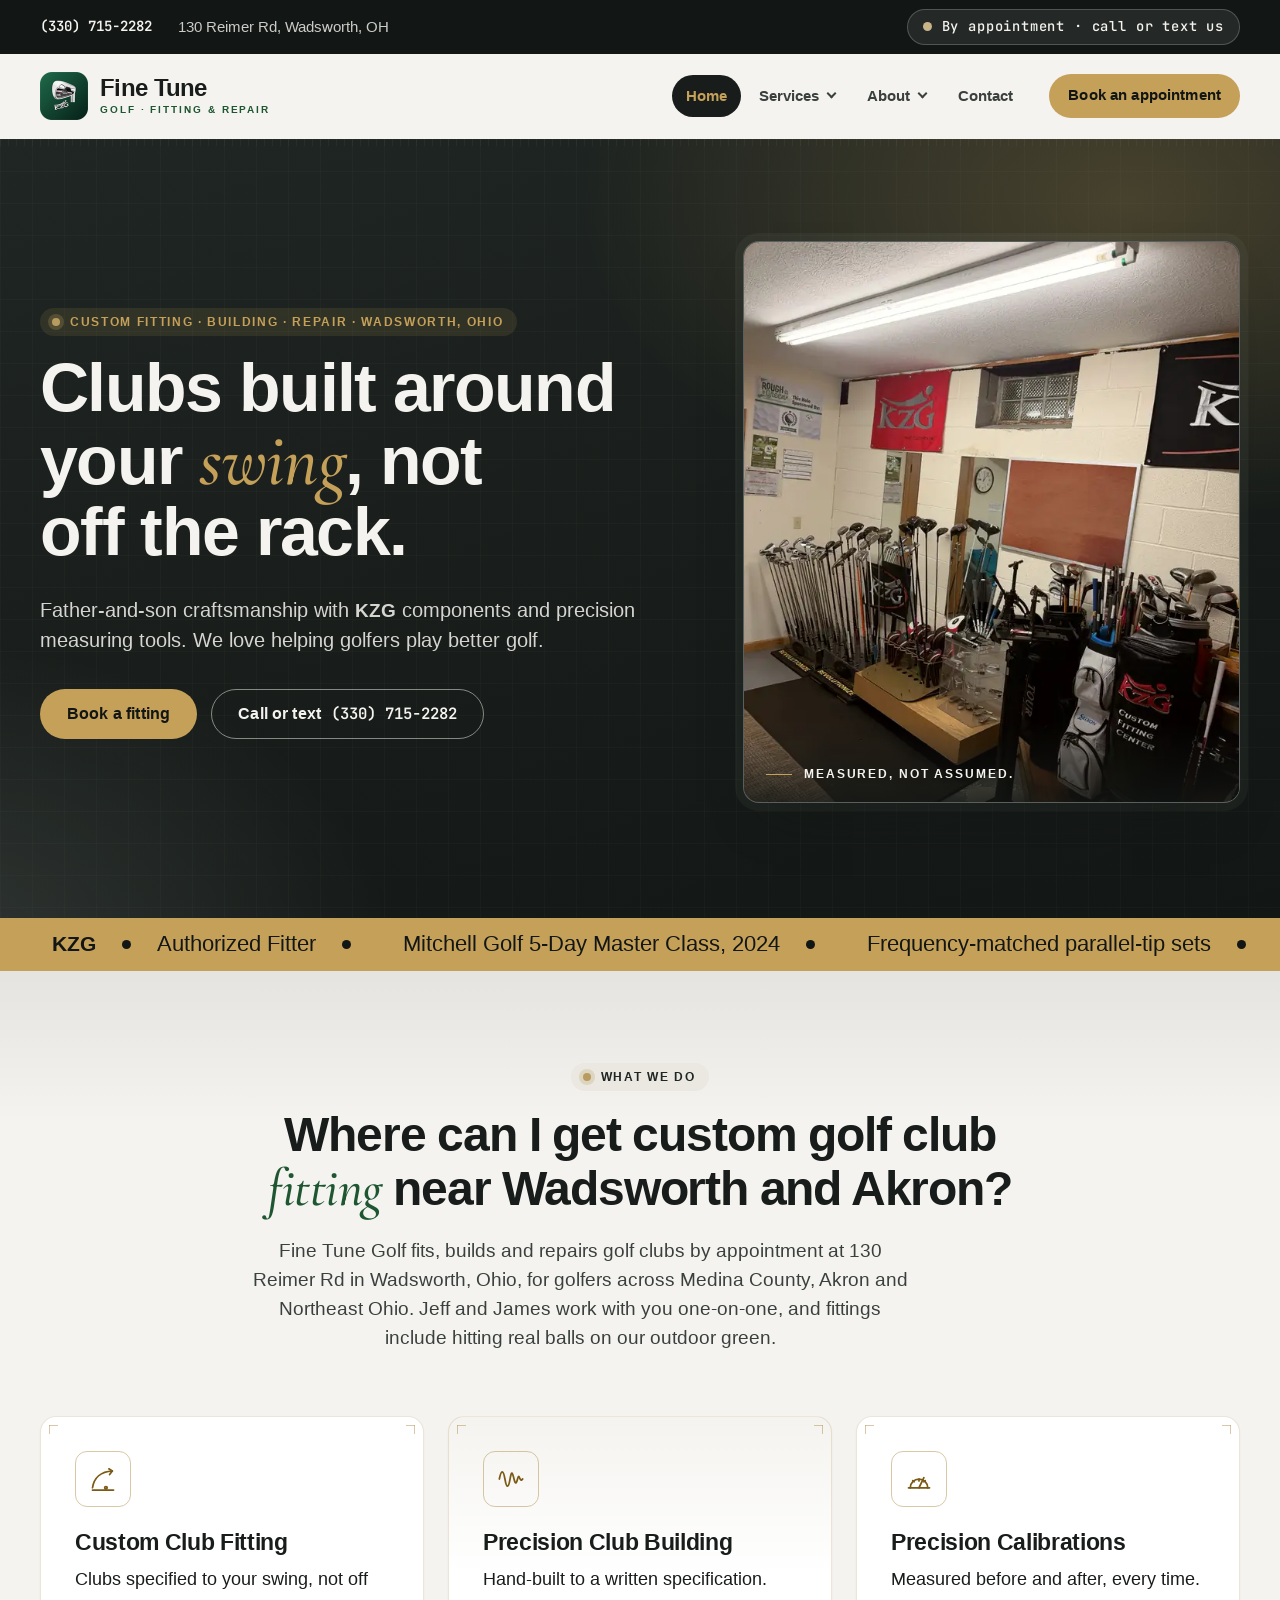
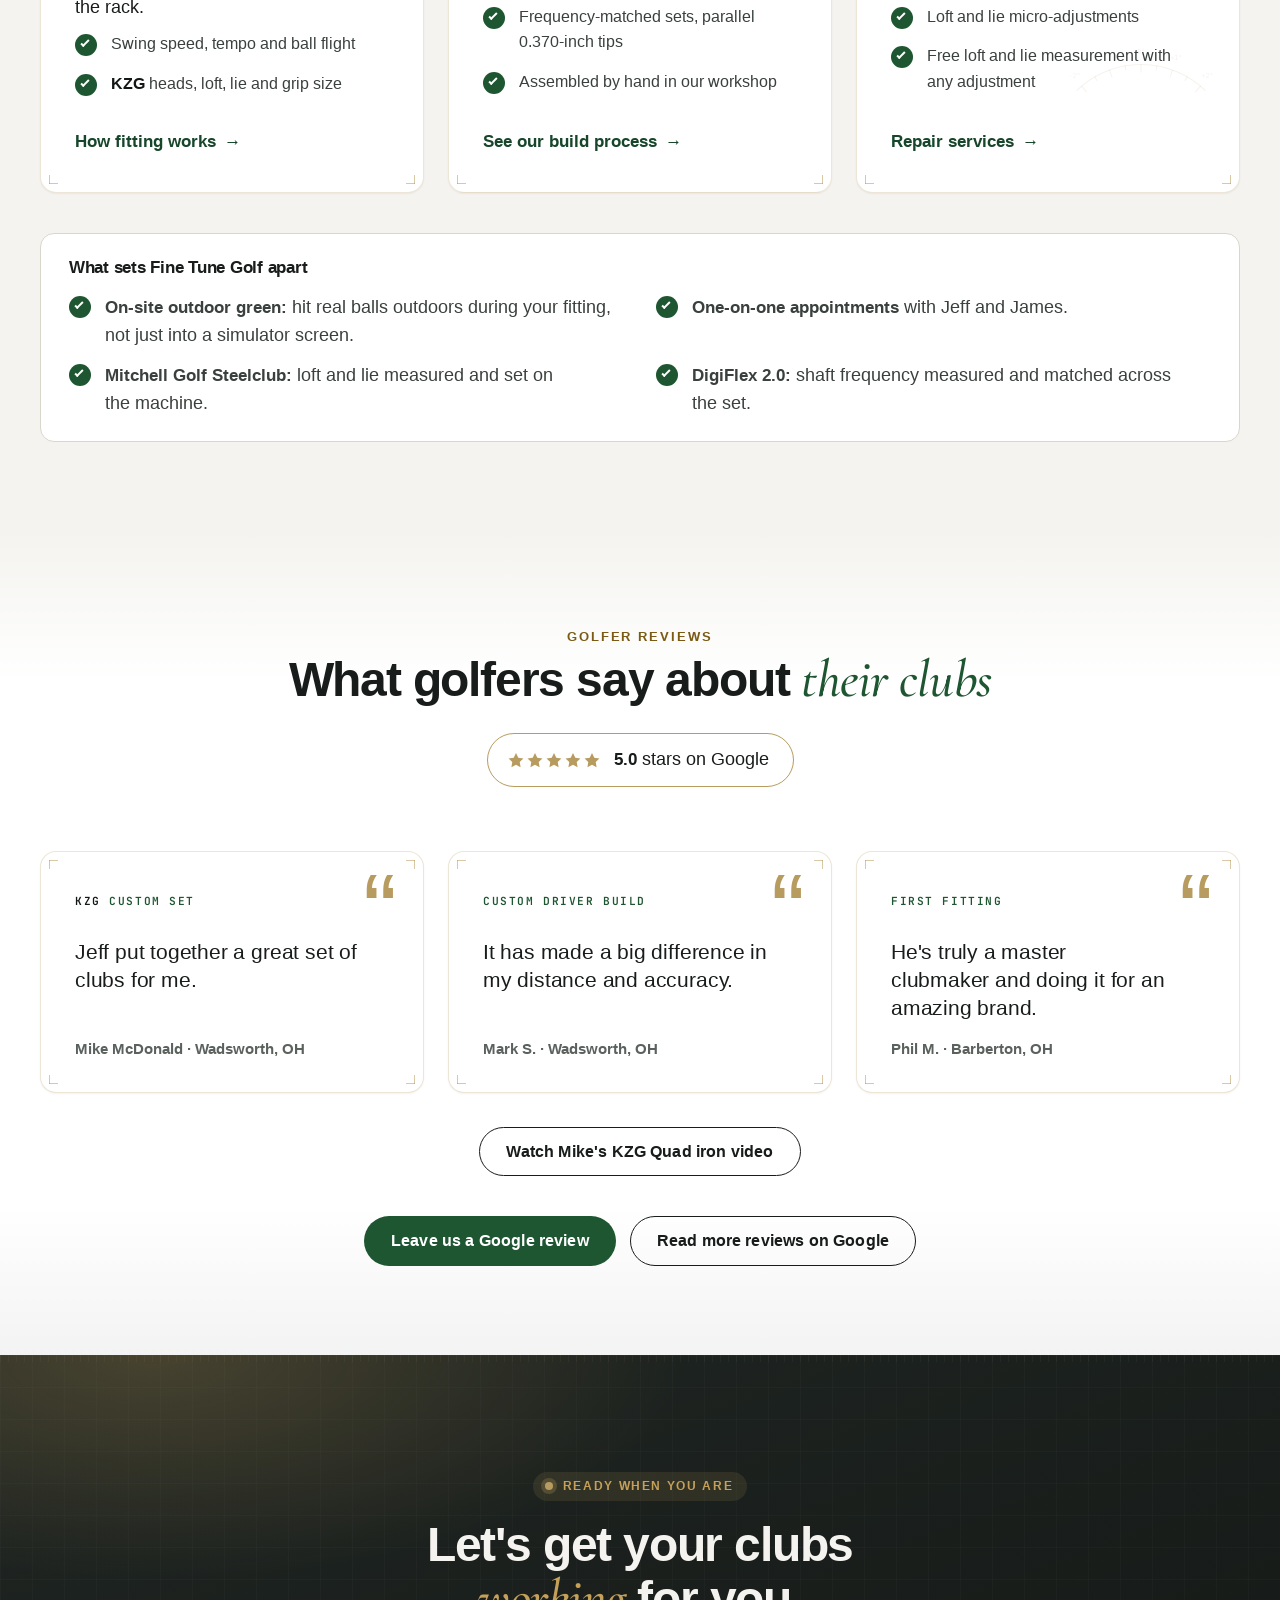
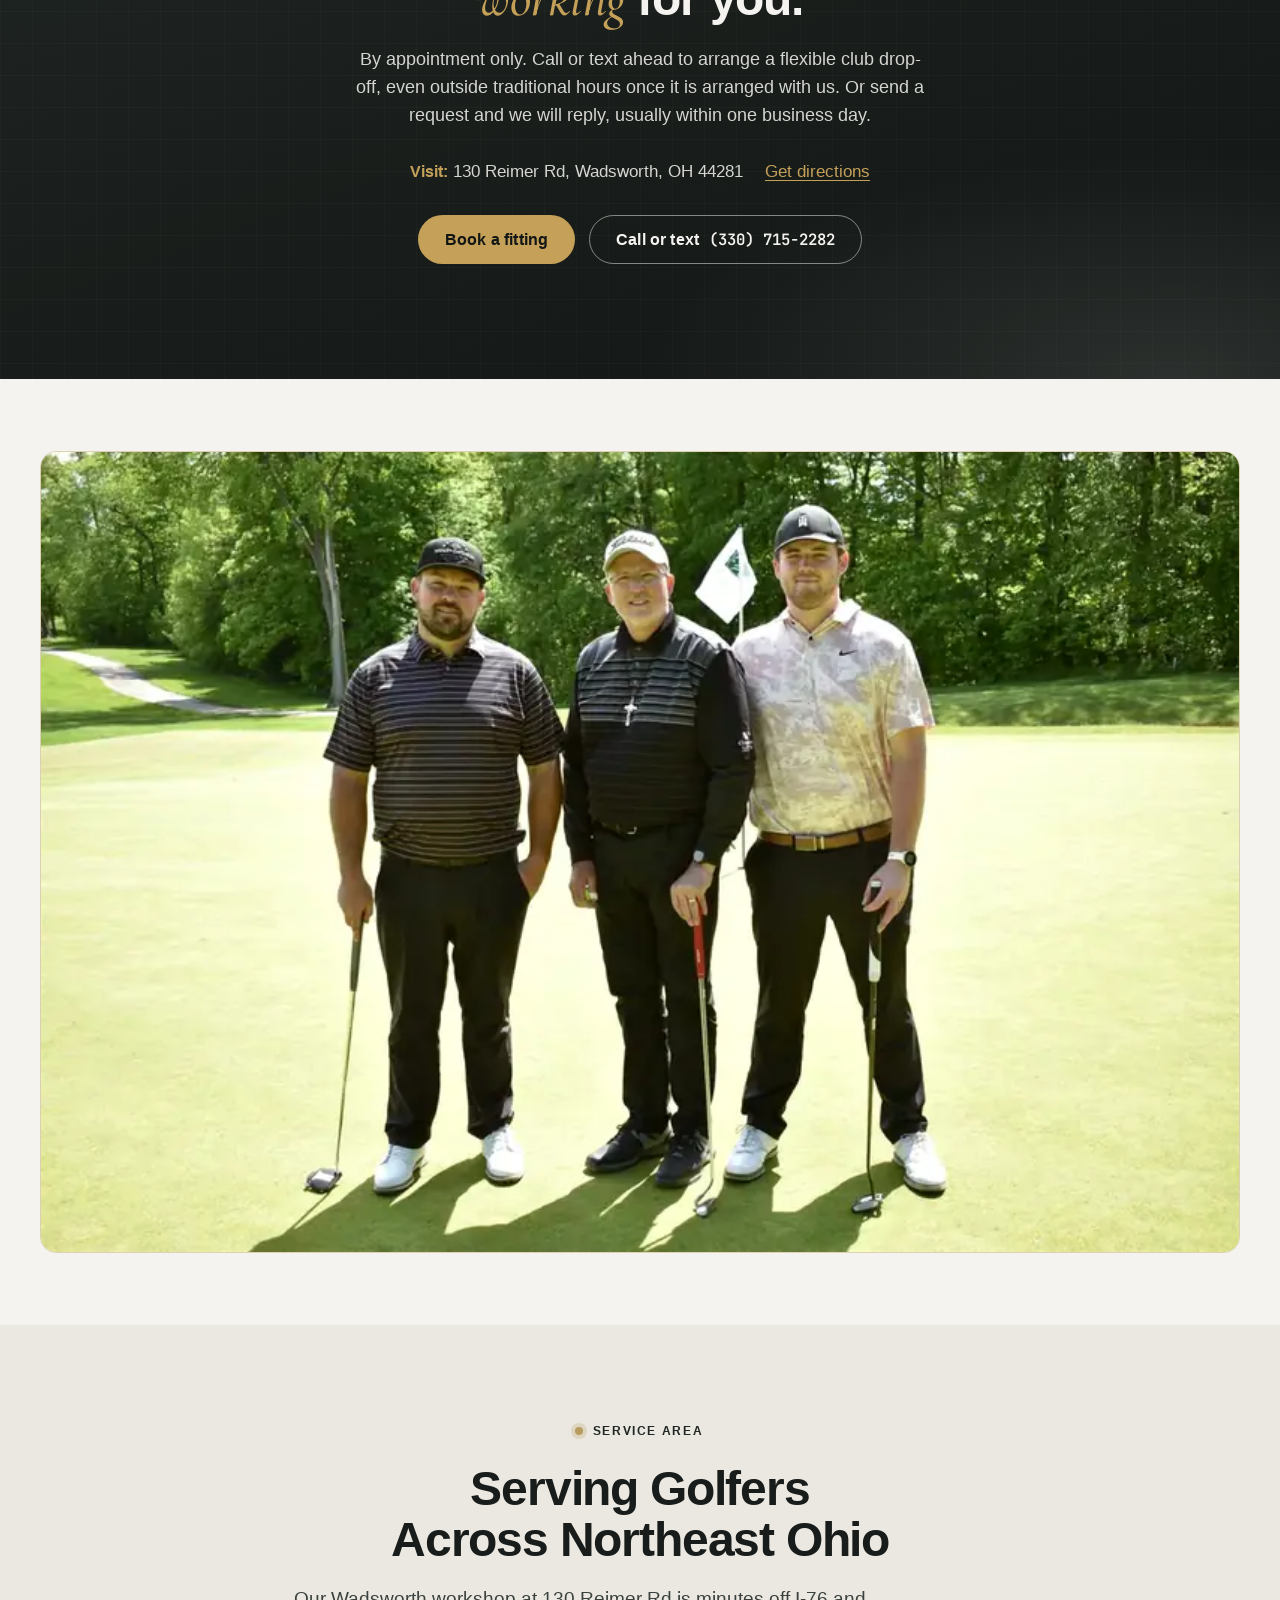
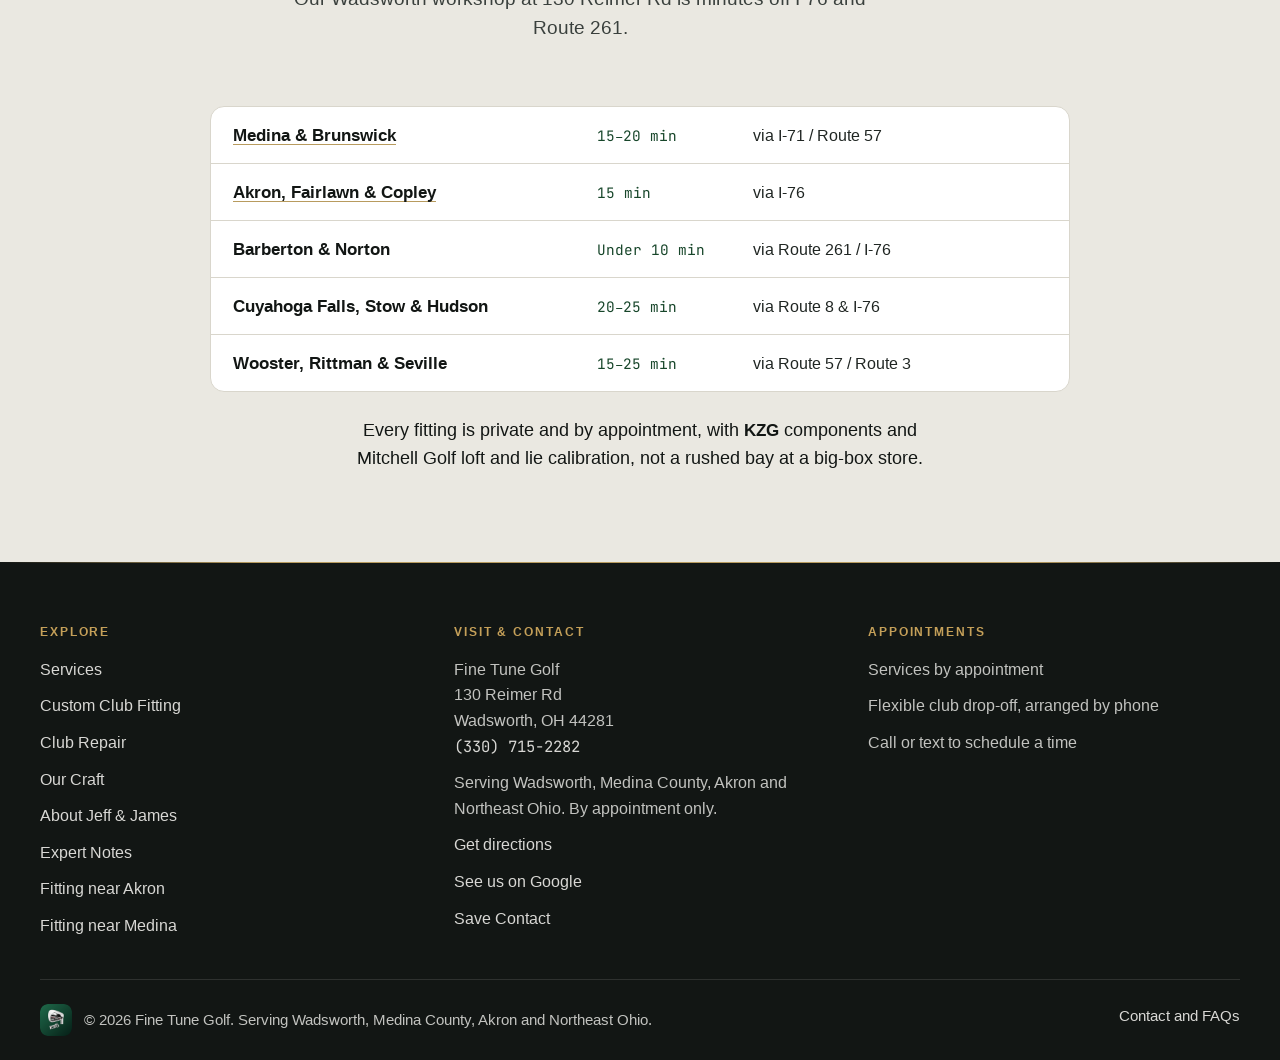
<file: index.html>
<!doctype html>
<html lang="en">
<head>
  <meta charset="utf-8">
  <meta name="viewport" content="width=device-width, initial-scale=1">
  <title>Golf Club Fitting &amp; Repair | Wadsworth, Akron &amp; Medina, OH</title>
  <meta name="description" content="Father-and-son golf club fitting, KZG builds, regripping and loft/lie repair in Wadsworth, OH. Serving Akron, Medina, Fairlawn and Northeast Ohio.">
  <meta property="og:type" content="website">
  <meta property="og:site_name" content="Fine Tune Golf">
  <meta property="og:title" content="Golf Club Fitting &amp; Repair | Wadsworth, Akron &amp; Medina, OH">
  <meta property="og:url" content="https://finetunegolf.net/">
  <meta property="og:description" content="Father-and-son golf club fitting, KZG builds, regripping and loft/lie repair in Wadsworth, OH. Serving Akron, Medina, Fairlawn and Northeast Ohio.">
  <link rel="canonical" href="https://finetunegolf.net/">
  <link rel="icon" href="/favicon.svg" type="image/svg+xml">
  <link rel="icon" href="/favicon.ico" sizes="32x32">
  <link rel="icon" href="assets/img/icon-192.png" type="image/png" sizes="192x192">
  <link rel="apple-touch-icon" href="/apple-touch-icon.png">
  <link rel="manifest" href="/site.webmanifest">
  <meta name="theme-color" content="#121614">
  <link rel="preload" href="assets/fonts/plus-jakarta-sans-variable.woff2" as="font" type="font/woff2" crossorigin>
  <link rel="stylesheet" href="assets/css/styles.css">
  <script type="application/ld+json">
  {
    "@context": "https://schema.org",
    "@type": ["SportingGoodsStore", "SportsActivityLocation"],
    "@id": "https://finetunegolf.net/#business",
    "name": "Fine Tune Golf",
    "description": "Custom golf club fitting, precision club building and repair in Wadsworth, Ohio, by a KZG Authorized Fitter using Mitchell Golf measuring equipment. Fittings include hitting real balls on our outdoor green. By appointment only.",
    "url": "https://finetunegolf.net/",
    "telephone": "+1-330-715-2282",
    "email": "finetunegolf@gmail.com",
    "image": "https://finetunegolf.net/assets/img/team.webp",
    "logo": "https://finetunegolf.net/assets/img/logo-512.png",
    "priceRange": "$",
    "geo": { "@type": "GeoCoordinates", "latitude": 41.05293, "longitude": -81.69304 },
    "address": {
      "@type": "PostalAddress",
      "streetAddress": "130 Reimer Rd",
      "addressLocality": "Wadsworth",
      "addressRegion": "OH",
      "postalCode": "44281",
      "addressCountry": "US"
    },
    "areaServed": ["Wadsworth, Ohio", "Medina County, Ohio", "Akron, Ohio", "Fairlawn, Ohio", "Barberton, Ohio", "Brunswick, Ohio", "Hudson, Ohio", "Medina, Ohio", "Norton, Ohio", "Rittman, Ohio", "Seville, Ohio", "Westfield Center, Ohio", "Cuyahoga Falls, Ohio", "Wooster, Ohio", "Canton, Ohio", "Cleveland, Ohio", "Northeast Ohio"],
    "foundingDate": "2025-04-01",
    "founder": [{ "@type": "Person", "name": "Jeff Flaherty" }],
    "employee": [
      { "@type": "Person", "name": "Jeff Flaherty", "description": "Club builder for more than 30 years." },
      { "@type": "Person", "name": "James Flaherty", "description": "Loft, lie and precision measurement. Mitchell Golf 5-Day Master Class, 2024." }
    ],
    "amenityFeature": { "@type": "LocationFeatureSpecification", "name": "On-site outdoor green for hitting balls during fittings", "value": true },
    "hasMap": "https://maps.app.goo.gl/mqLa4XzYkEKV1N688",
    "sameAs": ["https://maps.app.goo.gl/mqLa4XzYkEKV1N688", "https://www.instagram.com/finetunegolf/"],
    "currenciesAccepted": "USD",
    "knowsAbout": ["Custom golf club fitting", "Golf club building", "Golf club repair", "Reshafting", "Regripping", "Loft and lie adjustment", "Shaft frequency matching"],
    "contactPoint": {
      "@type": "ContactPoint",
      "telephone": "+1-330-715-2282",
      "contactType": "customer service",
      "areaServed": "US",
      "availableLanguage": "English"
    },
    "potentialAction": {
      "@type": "ReserveAction",
      "name": "Book an appointment",
      "target": { "@type": "EntryPoint", "urlTemplate": "https://finetunegolf.net/contact.html#booking", "actionPlatform": ["https://schema.org/DesktopWebPlatform", "https://schema.org/MobileWebPlatform"] }
    },
    "hasOfferCatalog": {
      "@type": "OfferCatalog",
      "name": "Golf club services",
      "url": "https://finetunegolf.net/services.html",
      "itemListElement": [
        { "@type": "Offer", "price": "5.00", "priceCurrency": "USD", "itemOffered": { "@type": "Service", "name": "Regrip, grip from our shop (per club, labor)" } },
        { "@type": "Offer", "price": "30.00", "priceCurrency": "USD", "itemOffered": { "@type": "Service", "name": "Steel reshaft (per club, labor)" } },
        { "@type": "Offer", "price": "35.00", "priceCurrency": "USD", "itemOffered": { "@type": "Service", "name": "Graphite reshaft (per club, labor)" } },
        { "@type": "Offer", "price": "7.00", "priceCurrency": "USD", "itemOffered": { "@type": "Service", "name": "Loft and lie adjustment (per club)" } },
        { "@type": "Offer", "itemOffered": { "@type": "Service", "name": "Custom golf club fitting", "url": "https://finetunegolf.net/fitting.html" } }
      ]
    }
  }
  </script>
  <meta property="og:image" content="https://finetunegolf.net/assets/img/og-image.png">
  <meta property="og:image:width" content="1200">
  <meta property="og:image:height" content="630">
  <meta property="og:image:alt" content="Fine Tune Golf: custom club fitting, building and repair in Wadsworth, Ohio">
  <meta name="twitter:card" content="summary_large_image">
  <meta name="twitter:title" content="Golf Club Fitting &amp; Repair | Wadsworth, Akron &amp; Medina, OH">
  <meta name="twitter:description" content="Father-and-son golf club fitting, KZG builds, regripping and loft/lie repair in Wadsworth, OH. Serving Akron, Medina, Fairlawn and Northeast Ohio.">
  <meta name="twitter:image" content="https://finetunegolf.net/assets/img/og-image.png">
  <meta name="twitter:image:alt" content="Fine Tune Golf: custom club fitting, building and repair in Wadsworth, Ohio">
</head>
<body>
<a class="skip-link" href="#main">Skip to main content</a>


<div class="topbar">
  <div class="container topbar-inner">
    <div class="topbar-items">
      <a href="tel:+13307152282"><span class="mono">(330) 715-2282</span></a>
      <span>130 Reimer Rd, Wadsworth, OH</span>
    </div>
    <span class="status-pill">By appointment &middot; call or text us</span>
  </div>
</div>

<header class="site-header">
  <div class="container nav-wrap">
    <a class="brand" href="index.html" aria-label="Fine Tune Golf home">
      <img src="assets/img/logo-mark.webp" srcset="assets/img/logo-mark@2x.webp 2x" width="48" height="48" alt="">
      <span class="brand-text">
        <span class="brand-name">Fine Tune</span>
        <span class="brand-sub">Golf &middot; Fitting &amp; Repair</span>
      </span>
    </a>
    <button class="nav-toggle" type="button" aria-controls="primary-nav" aria-expanded="false" aria-label="Open menu">
      <span></span><span></span><span></span>
    </button>
    <nav class="primary-nav" id="primary-nav" aria-label="Main navigation">
      <ul>
        <li><a href="index.html" aria-current="page">Home</a></li>
        <li class="has-sub">
          <a href="services.html">Services</a>
          <button class="sub-toggle" type="button" aria-expanded="false" aria-controls="services-menu" aria-label="Show service pages"></button>
          <ul class="sub-menu" id="services-menu">
            <li><a href="fitting.html">Custom Club Fitting</a></li>
            <li><a href="repair.html">Club Repair</a></li>
          </ul>
        </li>
        <li class="has-sub">
          <a href="about.html">About</a>
          <button class="sub-toggle" type="button" aria-expanded="false" aria-controls="about-menu" aria-label="Show about pages"></button>
          <ul class="sub-menu" id="about-menu">
            <li><a href="about.html">Our Story</a></li>
            <li><a href="craft.html">Our Craft &amp; KZG</a></li>
            <li><a href="expert-notes.html">Expert Notes</a></li>
          </ul>
        </li>
        <li><a href="contact.html">Contact</a></li>
      </ul>
      <a class="btn btn-gold btn-sm nav-cta" href="contact.html?service=custom-fitting#booking">Book an appointment</a>
    </nav>
  </div>
</header>

<main id="main">

  <section class="hero" aria-labelledby="hero-title">
    <div class="container hero-grid">
      <div>
        <p class="eyebrow">Custom fitting &middot; Building &middot; Repair &middot; Wadsworth, Ohio</p>
        <h1 id="hero-title">Clubs built around your <em>swing</em>, not off the rack.</h1>
        <p class="lead">Father-and-son craftsmanship with <span class="kzg-chrome">KZG</span> components and precision measuring tools. We love helping golfers play better golf.</p>
        <div class="btn-row" style="margin-top: 34px;">
          <a class="btn btn-gold" href="contact.html?service=custom-fitting#booking">Book a fitting</a>
          <a class="btn btn-outline-light" href="tel:+13307152282">Call or text <span class="mono">(330) 715-2282</span></a>
        </div>
      </div>

      <div class="hero-visual">
<figure class="media-slot">
          <img src="assets/img/shop-floor-640.webp" srcset="assets/img/shop-floor-640.webp 640w, assets/img/shop-floor-800.webp 800w, assets/img/shop-floor.webp 952w" sizes="(max-width: 960px) 88vw, 470px" width="952" height="1269" decoding="async" alt="Inside the Fine Tune Golf workshop in Wadsworth, Ohio, with KZG fitting bags, club displays and shafts on the wall" style="object-position: 50% 40%;">
          <figcaption>Measured, not assumed.</figcaption>
        </figure>
      </div>
    </div>
  </section>

  <div class="marquee" role="region" aria-label="What we're known for">
    <div class="marquee-track">
      <span><span class="kzg-chrome">KZG</span> Authorized Fitter</span>
      <span>Mitchell Golf 5-Day Master Class, 2024</span>
      <span>Frequency-matched parallel-tip sets</span>
      <span>30+ years of club building</span>
      <span>Independent, not big box</span>
      <span>Measured, not assumed</span>
      <span aria-hidden="true"><span class="kzg-chrome">KZG</span> Authorized Fitter</span>
      <span aria-hidden="true">Mitchell Golf 5-Day Master Class, 2024</span>
      <span aria-hidden="true">Frequency-matched parallel-tip sets</span>
      <span aria-hidden="true">30+ years of club building</span>
      <span aria-hidden="true">Independent, not big box</span>
      <span aria-hidden="true">Measured, not assumed</span>
    </div>
  </div>

  <section class="section section-dark swing-showcase" aria-labelledby="swing-title" data-swing-video>
    <div class="container split swing-grid">
      <div class="reveal">
        <p class="eyebrow">How a fitting works</p>
        <h2 id="swing-title">How does Fine Tune Golf test clubs during a <em>fitting</em>?</h2>
        <p class="lead">We measure your swing speed, tempo and ball flight, check shaft frequency, then match the head, loft, lie and grip to your swing. You hit balls on our on-site outdoor green during the fitting.</p>
        <ol class="fit-steps">
          <li><span class="step-num" aria-hidden="true">01</span><div><h3>Swing analysis</h3><p>We measure your swing speed, tempo and ball flight.</p></div></li>
          <li><span class="step-num" aria-hidden="true">02</span><div><h3>Shaft selection</h3><p>We check <a href="expert-notes.html#shaft-frequency">shaft frequency</a>, then match weight and profile to your swing.</p></div></li>
          <li><span class="step-num" aria-hidden="true">03</span><div><h3>Head &amp; loft fitting</h3><p>We pick a <span class="kzg-chrome">KZG</span> head, then set loft, lie and grip size.</p></div></li>
          <li><span class="step-num" aria-hidden="true">04</span><div><h3>Build &amp; delivery</h3><p>Your clubs are hand-assembled in our shop, ready to play.</p></div></li>
        </ol>
        <div class="btn-row">
          <a class="btn btn-gold" href="contact.html?service=custom-fitting#booking">Book a fitting</a>
          <a class="btn btn-outline-light" href="fitting.html">See the full fitting process</a>
        </div>
      </div>

      <div class="video-frame reveal" data-video-frame>
        <video class="video-main" src="assets/video/golf-swing.mp4" muted loop playsinline preload="metadata" aria-label="Looping golf swing video"></video>
        <span class="video-tag">James</span>
        <button class="video-sound" type="button" aria-pressed="false">Sound off</button>
        <button class="video-toggle" type="button" aria-label="Pause video">
          <svg class="icon-pause" viewBox="0 0 24 24" aria-hidden="true" focusable="false"><rect x="6" y="5" width="4" height="14" rx="1.2"/><rect x="14" y="5" width="4" height="14" rx="1.2"/></svg>
          <svg class="icon-play" viewBox="0 0 24 24" aria-hidden="true" focusable="false"><path d="M8 5.5v13l10.5-6.5z"/></svg>
        </button>
      </div>
    </div>
  </section>

  <section class="section" id="services" aria-labelledby="services-title">
    <div class="container">
      <div class="section-head center reveal">
        <p class="eyebrow">What we do</p>
        <h2 id="services-title">Where can I get custom golf club <em>fitting</em> near Wadsworth and Akron?</h2>
        <p>Fine Tune Golf fits, builds and repairs golf clubs by appointment at 130 Reimer Rd in Wadsworth, Ohio, for golfers across Medina County, Akron and Northeast Ohio. Jeff and James work with you one-on-one, and fittings include hitting real balls on our outdoor green.</p>
      </div>

      <div class="grid grid-3">
        <article class="card reveal">
          <span class="icon" aria-hidden="true"><svg viewBox="0 0 24 24"><path d="M3 19.5c1.2-8.5 7.2-14 17-14.3"/><path d="M17 3.3l3 1.9-2.3 2.9"/><path d="M3 21.5h18"/><circle cx="14.5" cy="19.6" r="1.1"/></svg></span>
          <h3>Custom Club Fitting</h3>
          <p class="card-lead">Clubs specified to your swing, not off the rack.</p>
          <ul class="checklist">
            <li><span class="check" aria-hidden="true"></span><span>Swing speed, tempo and ball flight</span></li>
            <li><span class="check" aria-hidden="true"></span><span><span class="kzg-chrome">KZG</span> heads, loft, lie and grip size</span></li>
          </ul>
          <a class="link-arrow" href="fitting.html">How fitting works</a>
        </article>

        <article class="card reveal">
          <span class="icon" aria-hidden="true"><svg viewBox="0 0 24 24"><path d="M2 12C3.6 3.8 5.4 3.8 6.8 12s3 8.2 4.4 0 2.2-5 3.4 0 2 4 3 0 1.4-1.7 2.2 0S21 12.8 22 12"/></svg></span>
          <h3>Precision Club Building</h3>
          <p class="card-lead">Hand-built to a written specification.</p>
          <ul class="checklist">
            <li><span class="check" aria-hidden="true"></span><span>Frequency-matched sets, parallel 0.370-inch tips</span></li>
            <li><span class="check" aria-hidden="true"></span><span>Assembled by hand in our workshop</span></li>
          </ul>
          <a class="link-arrow" href="craft.html">See our build process</a>
        </article>

        <article class="card card-calibrations reveal">
          <span class="icon" aria-hidden="true"><svg viewBox="0 0 24 24"><path d="M3 19.5h18"/><path d="M4.5 19.5a7.5 7.5 0 0 1 15 0"/><path d="M12 19.5l4.2-8.6"/><path d="M12 12v1.7M6.7 13.4l1.2 1M17.3 13.4l-1.2 1"/></svg></span>
          <h3>Precision Calibrations</h3>
          <p class="card-lead">Measured before and after, every time.</p>
          <ul class="checklist">
            <li><span class="check" aria-hidden="true"></span><span>Loft and lie micro-adjustments</span></li>
            <li><span class="check" aria-hidden="true"></span><span>Free loft and lie measurement with any adjustment</span></li>
          </ul>
          <a class="link-arrow" href="repair.html">Repair services</a>
        </article>
      </div>

      <div class="diff-strip reveal">
        <h3>What sets Fine Tune Golf apart</h3>
        <ul class="checklist">
          <li><span class="check" aria-hidden="true"></span><span><strong>On-site outdoor green:</strong> hit real balls outdoors during your fitting, not just into a simulator screen.</span></li>
          <li><span class="check" aria-hidden="true"></span><span><strong>One-on-one appointments</strong> with Jeff and James.</span></li>
          <li><span class="check" aria-hidden="true"></span><span><strong>Mitchell Golf Steelclub:</strong> loft and lie measured and set on the machine.</span></li>
          <li><span class="check" aria-hidden="true"></span><span><strong>DigiFlex 2.0:</strong> shaft frequency measured and matched across the set.</span></li>
        </ul>
      </div>
    </div>
  </section>

  <section class="section section-white" aria-labelledby="reviews-title">
    <div class="container">
      <div class="section-head center reveal">
        <p class="eyebrow eyebrow-script">Golfer reviews</p>
        <h2 id="reviews-title">What golfers say about <em>their clubs</em></h2>
        <a class="google-rating" href="https://maps.app.goo.gl/mqLa4XzYkEKV1N688" target="_blank" rel="noopener" aria-label="Rated 5.0 stars on Google. Read our reviews."><svg class="stars" viewBox="0 0 120 24" aria-hidden="true" focusable="false"><path transform="translate(0 0)" d="M12 2.6l2.9 5.9 6.5.9-4.7 4.6 1.1 6.5L12 17.4l-5.8 3.1 1.1-6.5L2.6 9.4l6.5-.9z"/><path transform="translate(24 0)" d="M12 2.6l2.9 5.9 6.5.9-4.7 4.6 1.1 6.5L12 17.4l-5.8 3.1 1.1-6.5L2.6 9.4l6.5-.9z"/><path transform="translate(48 0)" d="M12 2.6l2.9 5.9 6.5.9-4.7 4.6 1.1 6.5L12 17.4l-5.8 3.1 1.1-6.5L2.6 9.4l6.5-.9z"/><path transform="translate(72 0)" d="M12 2.6l2.9 5.9 6.5.9-4.7 4.6 1.1 6.5L12 17.4l-5.8 3.1 1.1-6.5L2.6 9.4l6.5-.9z"/><path transform="translate(96 0)" d="M12 2.6l2.9 5.9 6.5.9-4.7 4.6 1.1 6.5L12 17.4l-5.8 3.1 1.1-6.5L2.6 9.4l6.5-.9z"/></svg><span><strong>5.0</strong> stars on Google</span></a>
      </div>

      <div class="grid grid-3 reviews-grid">
        <figure class="quote quote-short reveal">
          <p class="quote-tag"><span class="kzg-chrome">KZG</span> custom set</p>
          <blockquote><p>Jeff put together a great set of clubs for me.</p></blockquote>
          <cite>Mike McDonald &middot; Wadsworth, OH</cite>
        </figure>
        <figure class="quote quote-short reveal">
          <p class="quote-tag">Custom driver build</p>
          <blockquote><p>It has made a big difference in my distance and accuracy.</p></blockquote>
          <cite>Mark S. &middot; Wadsworth, OH</cite>
        </figure>
        <figure class="quote quote-short reveal">
          <p class="quote-tag">First fitting</p>
          <blockquote><p>He's truly a master clubmaker and doing it for an amazing brand.</p></blockquote>
          <cite>Phil M. &middot; Barberton, OH</cite>
        </figure>
      </div>

      <p class="video-review-wrap reveal"><a class="btn btn-outline" href="assets/video/mike-quad-iron.mp4" data-lightbox="mike-video">Watch Mike's KZG Quad iron video</a></p>

      <div class="btn-row center" style="margin-top: 40px;">
        <a class="btn btn-green" href="https://g.page/r/CSzerfGZupmfEAI/review" target="_blank" rel="noopener">Leave us a Google review</a>
        <a class="btn btn-outline" href="https://maps.app.goo.gl/mqLa4XzYkEKV1N688" target="_blank" rel="noopener">Read more reviews on Google</a>
      </div>
    </div>
  </section>

  <section class="cta-band" aria-labelledby="cta-title">
    <div class="container">
      <p class="eyebrow">Ready when you are</p>
      <h2 id="cta-title">Let's get your clubs <em>working</em> for you.</h2>
      <p>By appointment only. Call or text ahead to arrange a flexible club drop-off, even outside traditional hours once it is arranged with us. Or send a request and we will reply, usually within one business day.</p>
      <p class="cta-appt"><span><strong>Visit:</strong> 130 Reimer Rd, Wadsworth, OH 44281</span> <a href="https://www.google.com/maps/dir/?api=1&amp;destination=130+Reimer+Rd%2C+Wadsworth%2C+OH+44281" target="_blank" rel="noopener">Get directions</a></p>
      <div class="btn-row reveal">
        <a class="btn btn-gold" href="contact.html?service=custom-fitting#booking">Book a fitting</a>
        <a class="btn btn-outline-light" href="tel:+13307152282">Call or text <span class="mono">(330) 715-2282</span></a>
      </div>
    </div>
  </section>

  <section class="team-band" aria-label="The Fine Tune Golf team on the course">
    <img src="assets/img/team.webp" srcset="assets/img/team-800.webp 800w, assets/img/team.webp 1600w" sizes="(max-width: 960px) 100vw, 50vw" width="1800" height="1200" alt="The Fine Tune Golf team on a golf course" loading="lazy">
  </section>


  <section class="section section-alt area-block" aria-labelledby="area-title">
    <div class="container">
      <div class="section-head center reveal">
        <p class="eyebrow">Service area</p>
        <h2 id="area-title">Serving Golfers Across Northeast Ohio</h2>
        <p>Our Wadsworth workshop at 130 Reimer Rd is minutes off I-76 and Route 261.</p>
      </div>
      <ul class="area-list reveal">
        <li><span class="area-towns"><a href="golf-club-fitting-medina-oh.html">Medina &amp; Brunswick</a></span><span class="area-time">15&ndash;20 min</span><span class="area-route">via I-71 / Route 57</span></li>
        <li><span class="area-towns"><a href="golf-club-fitting-akron-oh.html">Akron, Fairlawn &amp; Copley</a></span><span class="area-time">15 min</span><span class="area-route">via I-76</span></li>
        <li><span class="area-towns">Barberton &amp; Norton</span><span class="area-time">Under 10 min</span><span class="area-route">via Route 261 / I-76</span></li>
        <li><span class="area-towns">Cuyahoga Falls, Stow &amp; Hudson</span><span class="area-time">20&ndash;25 min</span><span class="area-route">via Route 8 &amp; I-76</span></li>
        <li><span class="area-towns">Wooster, Rittman &amp; Seville</span><span class="area-time">15&ndash;25 min</span><span class="area-route">via Route 57 / Route 3</span></li>
      </ul>
      <p class="area-note reveal">Every fitting is private and by appointment, with <span class="kzg-chrome">KZG</span> components and Mitchell Golf loft and lie calibration, not a rushed bay at a big-box store.</p>
    </div>
  </section>

</main>

<dialog class="lightbox" id="mike-video" aria-label="Video review from Mike McDonald">
  <button class="lightbox-close" type="button" aria-label="Close video"><svg viewBox="0 0 24 24" aria-hidden="true" focusable="false"><path d="M5 5l14 14M19 5L5 19"/></svg></button>
  <video controls playsinline preload="none" poster="assets/video/mike-quad-iron.webp" width="720" height="1280" data-src="assets/video/mike-quad-iron.mp4" aria-label="Mike hitting the KZG Quad iron Jeff built for him"></video>
</dialog>

<footer class="site-footer">
  <div class="container footer-grid">
    <div>
      <h2>Explore</h2>
      <ul>
        <li><a href="services.html">Services</a></li>
        <li><a href="fitting.html">Custom Club Fitting</a></li>
        <li><a href="repair.html">Club Repair</a></li>
        <li><a href="craft.html">Our Craft</a></li>
        <li><a href="about.html">About Jeff &amp; James</a></li>
        <li><a href="expert-notes.html">Expert Notes</a></li>
        <li><a href="golf-club-fitting-akron-oh.html">Fitting near Akron</a></li>
        <li><a href="golf-club-fitting-medina-oh.html">Fitting near Medina</a></li>
      </ul>
    </div>
    <div>
      <h2>Visit &amp; Contact</h2>
      <ul>
        <li><address>Fine Tune Golf<br>130 Reimer Rd<br>Wadsworth, OH 44281<br><a href="tel:+13307152282"><span class="mono">(330) 715-2282</span></a></address></li>
        <li>Serving Wadsworth, Medina County, Akron and Northeast Ohio. By appointment only.</li>
        <li><a href="https://www.google.com/maps/dir/?api=1&amp;destination=130+Reimer+Rd%2C+Wadsworth%2C+OH+44281" target="_blank" rel="noopener">Get directions</a></li>
        <li><a href="https://maps.app.goo.gl/mqLa4XzYkEKV1N688" target="_blank" rel="noopener">See us on Google</a></li>
        <li><a href="FineTuneGolf.vcf" download="FineTuneGolf.vcf" type="text/vcard">Save Contact</a></li>
      </ul>
    </div>
    <div>
      <h2>Appointments</h2>
      <ul>
        <li>Services by appointment</li>
        <li>Flexible club drop-off, arranged by phone</li>
        <li>Call or text to schedule a time</li>
      </ul>
    </div>
  </div>
  <div class="container footer-bottom">
    <p class="footer-mark"><img src="assets/img/logo-mark.webp" width="32" height="32" alt=""><span>&copy; <span data-year>2026</span> Fine Tune Golf. Serving Wadsworth, Medina County, Akron and Northeast Ohio.</span></p>
    <p><a href="contact.html">Contact and FAQs</a></p>
  </div>
</footer>

<nav class="mobile-bar" aria-label="Quick actions">
  <a href="tel:+13307152282">Call</a>
  <a href="https://www.google.com/maps/dir/?api=1&amp;destination=130+Reimer+Rd%2C+Wadsworth%2C+OH+44281" target="_blank" rel="noopener">Directions</a>
  <a href="contact.html#booking">Book now</a>
</nav>

<script src="assets/js/main.js" defer></script>
</body>
</html>
</file>
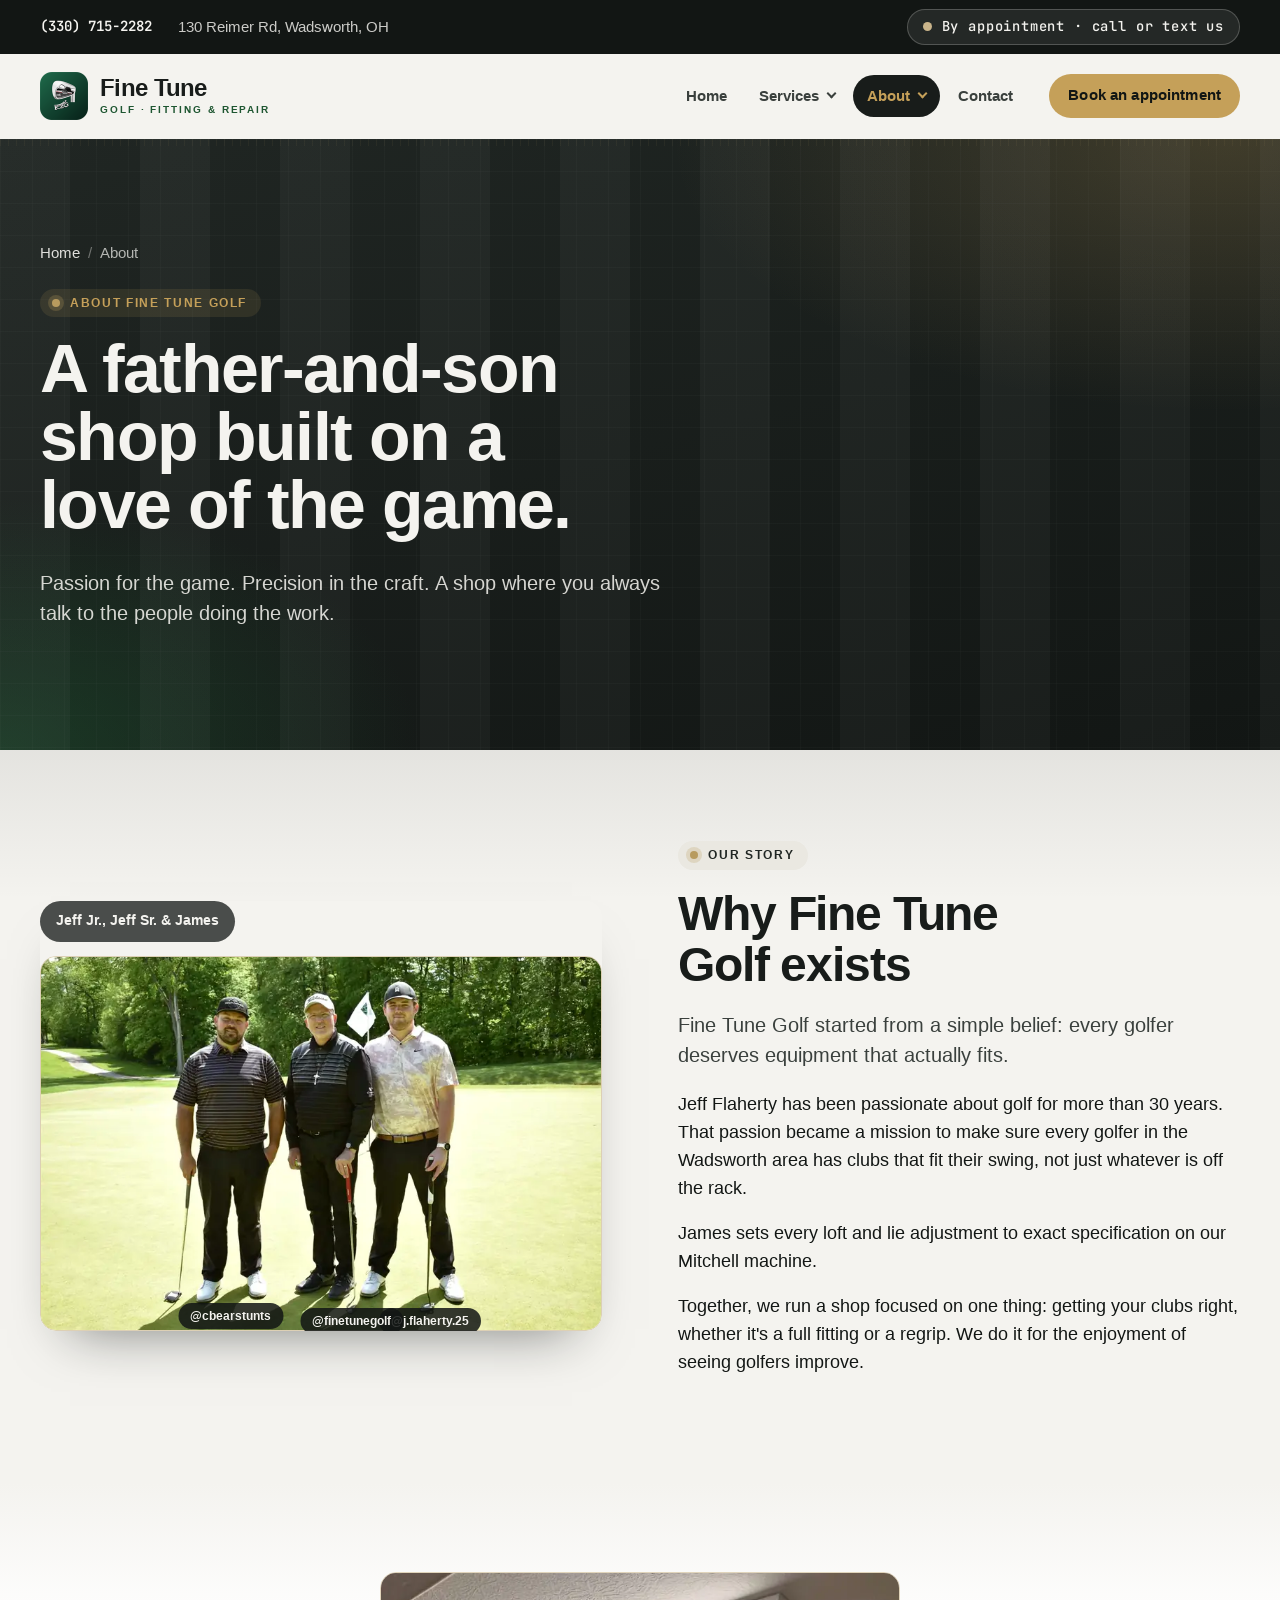
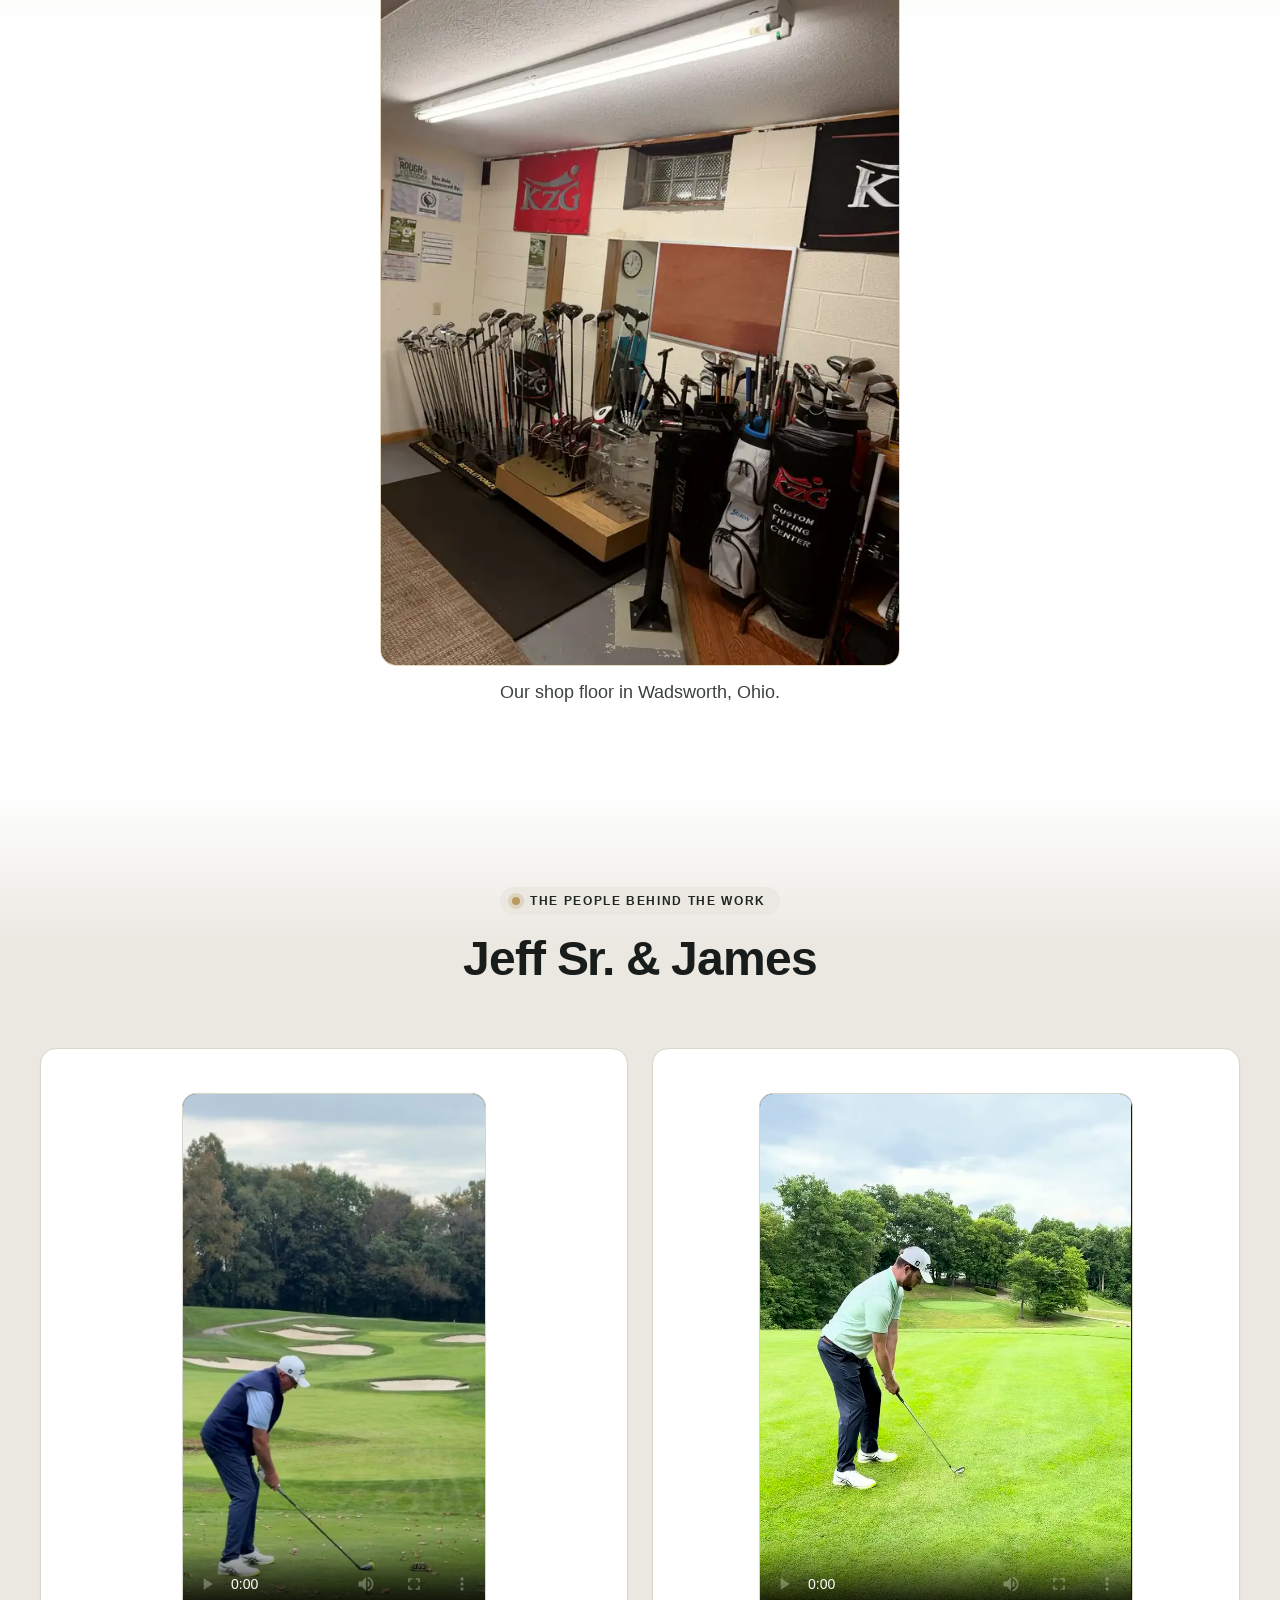
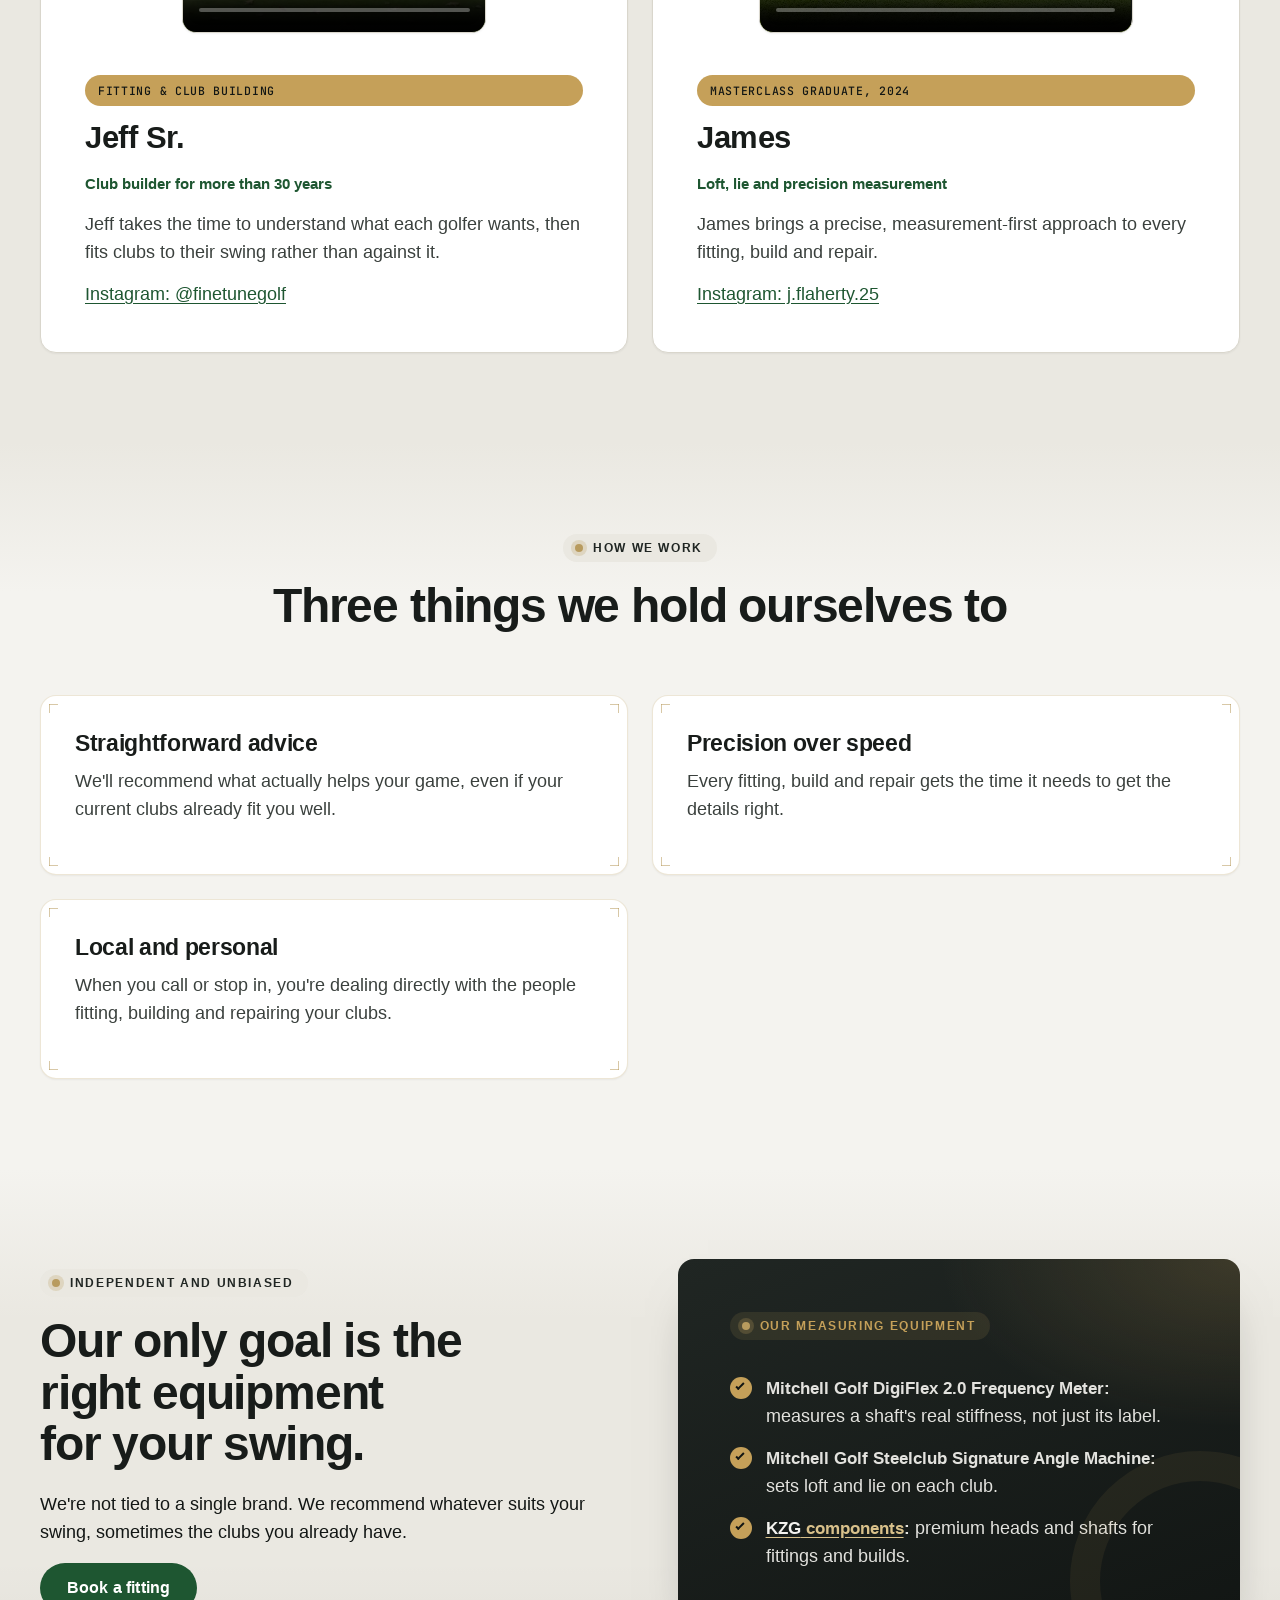
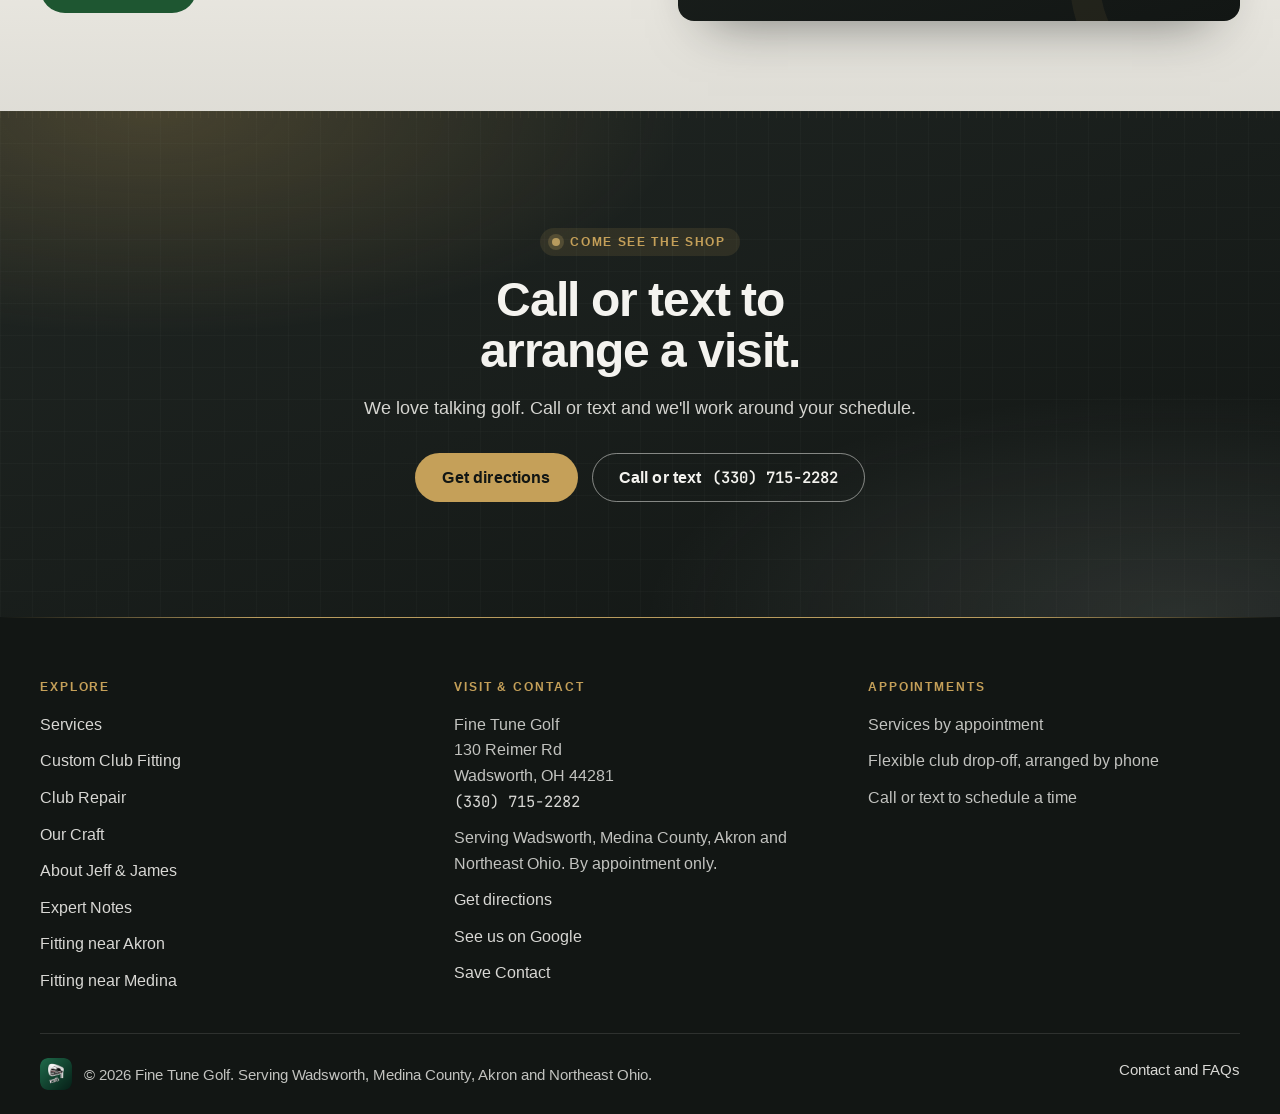
<file: about.html>
<!doctype html>
<html lang="en">
<head>
  <meta charset="utf-8">
  <meta name="viewport" content="width=device-width, initial-scale=1">
  <title>About Jeff &amp; James | Fine Tune Golf, Wadsworth OH</title>
  <meta name="description" content="Meet Jeff and James, the father-and-son team behind Fine Tune Golf in Wadsworth, Ohio: 30+ years of club building and a KZG Authorized Fitter shop.">
  <meta property="og:type" content="website">
  <meta property="og:site_name" content="Fine Tune Golf">
  <meta property="og:title" content="About Jeff &amp; James | Fine Tune Golf, Wadsworth OH">
  <meta property="og:url" content="https://finetunegolf.net/about.html">
  <meta property="og:description" content="A father-and-son club fitting and building shop in Wadsworth, Ohio, built on a love of the game and careful measurement.">
  <link rel="canonical" href="https://finetunegolf.net/about.html">
  <link rel="icon" href="/favicon.svg" type="image/svg+xml">
  <link rel="icon" href="/favicon.ico" sizes="32x32">
  <link rel="icon" href="assets/img/icon-192.png" type="image/png" sizes="192x192">
  <link rel="apple-touch-icon" href="/apple-touch-icon.png">
  <link rel="manifest" href="/site.webmanifest">
  <meta name="theme-color" content="#121614">
  <link rel="preload" href="assets/fonts/plus-jakarta-sans-variable.woff2" as="font" type="font/woff2" crossorigin>
  <link rel="stylesheet" href="assets/css/styles.css">
  <meta property="og:image" content="https://finetunegolf.net/assets/img/og-image.png">
  <meta property="og:image:width" content="1200">
  <meta property="og:image:height" content="630">
  <meta property="og:image:alt" content="Fine Tune Golf: custom club fitting, building and repair in Wadsworth, Ohio">
  <meta name="twitter:card" content="summary_large_image">
  <meta name="twitter:title" content="About Jeff &amp; James | Fine Tune Golf, Wadsworth OH">
  <meta name="twitter:description" content="A father-and-son club fitting and building shop in Wadsworth, Ohio, built on a love of the game and careful measurement.">
  <meta name="twitter:image" content="https://finetunegolf.net/assets/img/og-image.png">
  <meta name="twitter:image:alt" content="Fine Tune Golf: custom club fitting, building and repair in Wadsworth, Ohio">
  <script type="application/ld+json">
  {
    "@context": "https://schema.org",
    "@type": "AboutPage",
    "name": "About Jeff & James | Fine Tune Golf",
    "description": "Meet Jeff and James, the father-and-son team behind Fine Tune Golf in Wadsworth, Ohio.",
    "url": "https://finetunegolf.net/about.html",
    "mainEntity": { "@type": "SportingGoodsStore", "@id": "https://finetunegolf.net/#business", "name": "Fine Tune Golf", "url": "https://finetunegolf.net/", "telephone": "+1-330-715-2282", "founder": [{ "@type": "Person", "name": "Jeff Flaherty" }], "address": { "@type": "PostalAddress", "streetAddress": "130 Reimer Rd", "addressLocality": "Wadsworth", "addressRegion": "OH", "postalCode": "44281", "addressCountry": "US" } }
  }
  </script>
</head>
<body>
<a class="skip-link" href="#main">Skip to main content</a>


<div class="topbar">
  <div class="container topbar-inner">
    <div class="topbar-items">
      <a href="tel:+13307152282"><span class="mono">(330) 715-2282</span></a>
      <span>130 Reimer Rd, Wadsworth, OH</span>
    </div>
    <span class="status-pill">By appointment &middot; call or text us</span>
  </div>
</div>

<header class="site-header">
  <div class="container nav-wrap">
    <a class="brand" href="index.html" aria-label="Fine Tune Golf home">
      <img src="assets/img/logo-mark.webp" srcset="assets/img/logo-mark@2x.webp 2x" width="46" height="46" alt="">
      <span class="brand-text">
        <span class="brand-name">Fine Tune</span>
        <span class="brand-sub">Golf &middot; Fitting &amp; Repair</span>
      </span>
    </a>
    <button class="nav-toggle" type="button" aria-controls="primary-nav" aria-expanded="false" aria-label="Open menu">
      <span></span><span></span><span></span>
    </button>
    <nav class="primary-nav" id="primary-nav" aria-label="Main navigation">
      <ul>
        <li><a href="index.html">Home</a></li>
        <li class="has-sub">
          <a href="services.html">Services</a>
          <button class="sub-toggle" type="button" aria-expanded="false" aria-controls="services-menu" aria-label="Show service pages"></button>
          <ul class="sub-menu" id="services-menu">
            <li><a href="fitting.html">Custom Club Fitting</a></li>
            <li><a href="repair.html">Club Repair</a></li>
          </ul>
        </li>
        <li class="has-sub">
          <a href="about.html" aria-current="page">About</a>
          <button class="sub-toggle" type="button" aria-expanded="false" aria-controls="about-menu" aria-label="Show about pages"></button>
          <ul class="sub-menu" id="about-menu">
            <li><a href="about.html">Our Story</a></li>
            <li><a href="craft.html">Our Craft &amp; KZG</a></li>
            <li><a href="expert-notes.html">Expert Notes</a></li>
          </ul>
        </li>
        <li><a href="contact.html">Contact</a></li>
      </ul>
      <a class="btn btn-gold btn-sm nav-cta" href="contact.html?service=custom-fitting#booking">Book an appointment</a>
    </nav>
  </div>
</header>

<main id="main">

  <section class="page-hero">
    <div class="container">
      <nav class="breadcrumb" aria-label="Breadcrumb">
        <ol>
          <li><a href="index.html">Home</a></li>
          <li aria-current="page">About</li>
        </ol>
      </nav>
      <p class="eyebrow">About Fine Tune Golf</p>
      <h1>A father-and-son shop built on a love of the game.</h1>
      <p class="lead">Passion for the game. Precision in the craft. A shop where you always talk to the people doing the work.</p>
    </div>
  </section>

  <section class="section" aria-labelledby="story-title">
    <div class="container split">
      <figure class="photo-team photo-team-img">
        <p class="photo-caption">Jeff Jr., Jeff Sr. &amp; James</p>
        <img src="assets/img/team.webp" srcset="assets/img/team-800.webp 800w, assets/img/team.webp 1600w" sizes="(max-width: 960px) 100vw, 50vw" alt="Jeff Jr., Jeff Sr. and James on a golf course, Fine Tune Golf" width="1800" height="1200" fetchpriority="high">
        <a class="photo-ig" href="https://www.instagram.com/cbearstunts?utm_source=ig_web_button_share_sheet&amp;mdxt=ZDNlZDc0MzIxNw==" target="_blank" rel="noopener">@cbearstunts</a>
        <a class="photo-ig photo-ig-james" href="https://www.instagram.com/j.flaherty.25/" target="_blank" rel="noopener">@j.flaherty.25</a>
        <a class="photo-ig photo-ig-jeff" href="https://www.instagram.com/finetunegolf/?utm_source=ig_web_button_share_sheet" target="_blank" rel="noopener">@finetunegolf</a>
      </figure>

      <div>
        <p class="eyebrow">Our story</p>
        <h2 id="story-title">Why Fine Tune Golf exists</h2>
        <p class="lead">Fine Tune Golf started from a simple belief: every golfer deserves equipment that actually fits.</p>
        <p>Jeff Flaherty has been passionate about golf for more than 30 years. That passion became a mission to make sure every golfer in the Wadsworth area has clubs that fit their swing, not just whatever is off the rack.</p>
        <p>James sets every loft and lie adjustment to exact specification on our Mitchell machine.</p>
        <p>Together, we run a shop focused on one thing: getting your clubs right, whether it's a full fitting or a regrip. We do it for the enjoyment of seeing golfers improve.</p>
      </div>
    </div>
  </section>

  <section class="section section-white" aria-label="Inside the shop">
    <div class="container">
      <figure class="reveal" style="margin:0 auto;max-width:520px;text-align:center;">
        <img src="assets/img/shop-floor-800.webp" srcset="assets/img/shop-floor-640.webp 640w, assets/img/shop-floor-800.webp 800w, assets/img/shop-floor.webp 952w" sizes="(max-width: 600px) 90vw, 520px" alt="Inside the Fine Tune Golf shop in Wadsworth, Ohio, with KZG fitting bags, club displays and shafts on the wall" width="952" height="1269" loading="lazy" style="width:100%;height:auto;">
        <figcaption style="margin-top:12px;color:var(--ink-2);">Our shop floor in Wadsworth, Ohio.</figcaption>
      </figure>
    </div>
  </section>

  <section class="section section-alt" aria-labelledby="team-title">
    <div class="container">
      <div class="section-head center reveal">
        <p class="eyebrow">The people behind the work</p>
        <h2 id="team-title">Jeff Sr. &amp; James</h2>
      </div>

      <div class="grid grid-2">
        <article class="bio reveal"><figure class="bio-video"><video src="assets/video/jeff-intro.mp4" poster="assets/video/jeff-intro.webp" width="640" height="1138" controls playsinline preload="metadata" aria-label="Video of Jeff's golf swing"></video>
          </figure>
          <p class="tag">Fitting &amp; club building</p>
          <h3>Jeff Sr.</h3>
          <p class="role">Club builder for more than 30 years</p>
          <p>Jeff takes the time to understand what each golfer wants, then fits clubs to their swing rather than against it.</p>
          <p class="social"><a href="https://www.instagram.com/finetunegolf/?utm_source=ig_web_button_share_sheet" target="_blank" rel="noopener">Instagram: @finetunegolf</a></p>
        </article>

        <article class="bio reveal">
          <figure class="bio-video">
            <video src="assets/video/james-swing.mp4" poster="assets/video/james-swing.webp" width="720" height="1044" controls playsinline preload="metadata" aria-label="Video of James's golf swing"></video>
          </figure>
          <p class="tag">Masterclass graduate, 2024</p>
          <h3>James</h3>
          <p class="role">Loft, lie and precision measurement</p>
          <p>James brings a precise, measurement-first approach to every fitting, build and repair.</p>
          <p class="social"><a href="https://www.instagram.com/j.flaherty.25/" target="_blank" rel="noopener">Instagram: j.flaherty.25</a></p>
        </article>
      </div>
    </div>
  </section>

  <section class="section" aria-labelledby="values-title">
    <div class="container">
      <div class="section-head center reveal">
        <p class="eyebrow">How we work</p>
        <h2 id="values-title">Three things we hold ourselves to</h2>
      </div>

      <div class="grid grid-2">
        <article class="card reveal">
          <h3>Straightforward advice</h3>
          <p>We'll recommend what actually helps your game, even if your current clubs already fit you well.</p>
        </article>
        <article class="card reveal">
          <h3>Precision over speed</h3>
          <p>Every fitting, build and repair gets the time it needs to get the details right.</p>
        </article>
        <article class="card reveal">
          <h3>Local and personal</h3>
          <p>When you call or stop in, you're dealing directly with the people fitting, building and repairing your clubs.</p>
        </article>
      </div>
    </div>
  </section>

  <section class="section section-alt" aria-labelledby="independent-title">
    <div class="container split">
      <div class="reveal">
        <p class="eyebrow">Independent and unbiased</p>
        <h2 id="independent-title">Our only goal is the right equipment for your swing.</h2>
        <p>We're not tied to a single brand. We recommend whatever suits your swing, sometimes the clubs you already have.</p>
        <a class="btn btn-green" href="contact.html?service=custom-fitting#booking">Book a fitting</a>
      </div>

      <div class="panel-dark reveal">
        <p class="eyebrow">Our measuring equipment</p>
        <ul class="checklist" style="margin-top: 16px;">
          <li><span class="check" aria-hidden="true"></span><span><strong>Mitchell Golf DigiFlex 2.0 Frequency Meter:</strong> measures a shaft's real stiffness, not just its label.</span></li>
          <li><span class="check" aria-hidden="true"></span><span><strong>Mitchell Golf Steelclub Signature Angle Machine:</strong> sets loft and lie on each club.</span></li>
          <li><span class="check" aria-hidden="true"></span><span><strong><a href="https://kzg.com/" target="_blank" rel="noopener"><span class="kzg-chrome">KZG</span> components</a>:</strong> premium heads and shafts for fittings and builds.</span></li>
        </ul>
      </div>
    </div>
  </section>

  <section class="cta-band" aria-labelledby="cta-title">
    <div class="container">
      <p class="eyebrow">Come see the shop</p>
      <h2 id="cta-title">Call or text to arrange a visit.</h2>
      <p>We love talking golf. Call or text and we'll work around your schedule.</p>
      <div class="btn-row reveal">
        <a class="btn btn-gold" href="https://www.google.com/maps/dir/?api=1&amp;destination=130+Reimer+Rd%2C+Wadsworth%2C+OH+44281" target="_blank" rel="noopener">Get directions</a>
        <a class="btn btn-outline-light" href="tel:+13307152282">Call or text <span class="mono">(330) 715-2282</span></a>
      </div>
    </div>
  </section>

</main>

<footer class="site-footer">
  <div class="container footer-grid">
    <div>
      <h2>Explore</h2>
      <ul>
        <li><a href="services.html">Services</a></li>
        <li><a href="fitting.html">Custom Club Fitting</a></li>
        <li><a href="repair.html">Club Repair</a></li>
        <li><a href="craft.html">Our Craft</a></li>
        <li><a href="about.html">About Jeff &amp; James</a></li>
        <li><a href="expert-notes.html">Expert Notes</a></li>
        <li><a href="golf-club-fitting-akron-oh.html">Fitting near Akron</a></li>
        <li><a href="golf-club-fitting-medina-oh.html">Fitting near Medina</a></li>
      </ul>
    </div>
    <div>
      <h2>Visit &amp; Contact</h2>
      <ul>
        <li><address>Fine Tune Golf<br>130 Reimer Rd<br>Wadsworth, OH 44281<br><a href="tel:+13307152282"><span class="mono">(330) 715-2282</span></a></address></li>
        <li>Serving Wadsworth, Medina County, Akron and Northeast Ohio. By appointment only.</li>
        <li><a href="https://www.google.com/maps/dir/?api=1&amp;destination=130+Reimer+Rd%2C+Wadsworth%2C+OH+44281" target="_blank" rel="noopener">Get directions</a></li>
        <li><a href="https://maps.app.goo.gl/mqLa4XzYkEKV1N688" target="_blank" rel="noopener">See us on Google</a></li>
        <li><a href="FineTuneGolf.vcf" download="FineTuneGolf.vcf" type="text/vcard">Save Contact</a></li>
      </ul>
    </div>
    <div>
      <h2>Appointments</h2>
      <ul>
        <li>Services by appointment</li>
        <li>Flexible club drop-off, arranged by phone</li>
        <li>Call or text to schedule a time</li>
      </ul>
    </div>
  </div>
  <div class="container footer-bottom">
    <p class="footer-mark"><img src="assets/img/logo-mark.webp" width="32" height="32" alt=""><span>&copy; <span data-year>2026</span> Fine Tune Golf. Serving Wadsworth, Medina County, Akron and Northeast Ohio.</span></p>
    <p><a href="contact.html">Contact and FAQs</a></p>
  </div>
</footer>

<nav class="mobile-bar" aria-label="Quick actions">
  <a href="tel:+13307152282">Call</a>
  <a href="https://www.google.com/maps/dir/?api=1&amp;destination=130+Reimer+Rd%2C+Wadsworth%2C+OH+44281" target="_blank" rel="noopener">Directions</a>
  <a href="contact.html#booking">Book now</a>
</nav>

<script src="assets/js/main.js" defer></script>
</body>
</html>
</file>
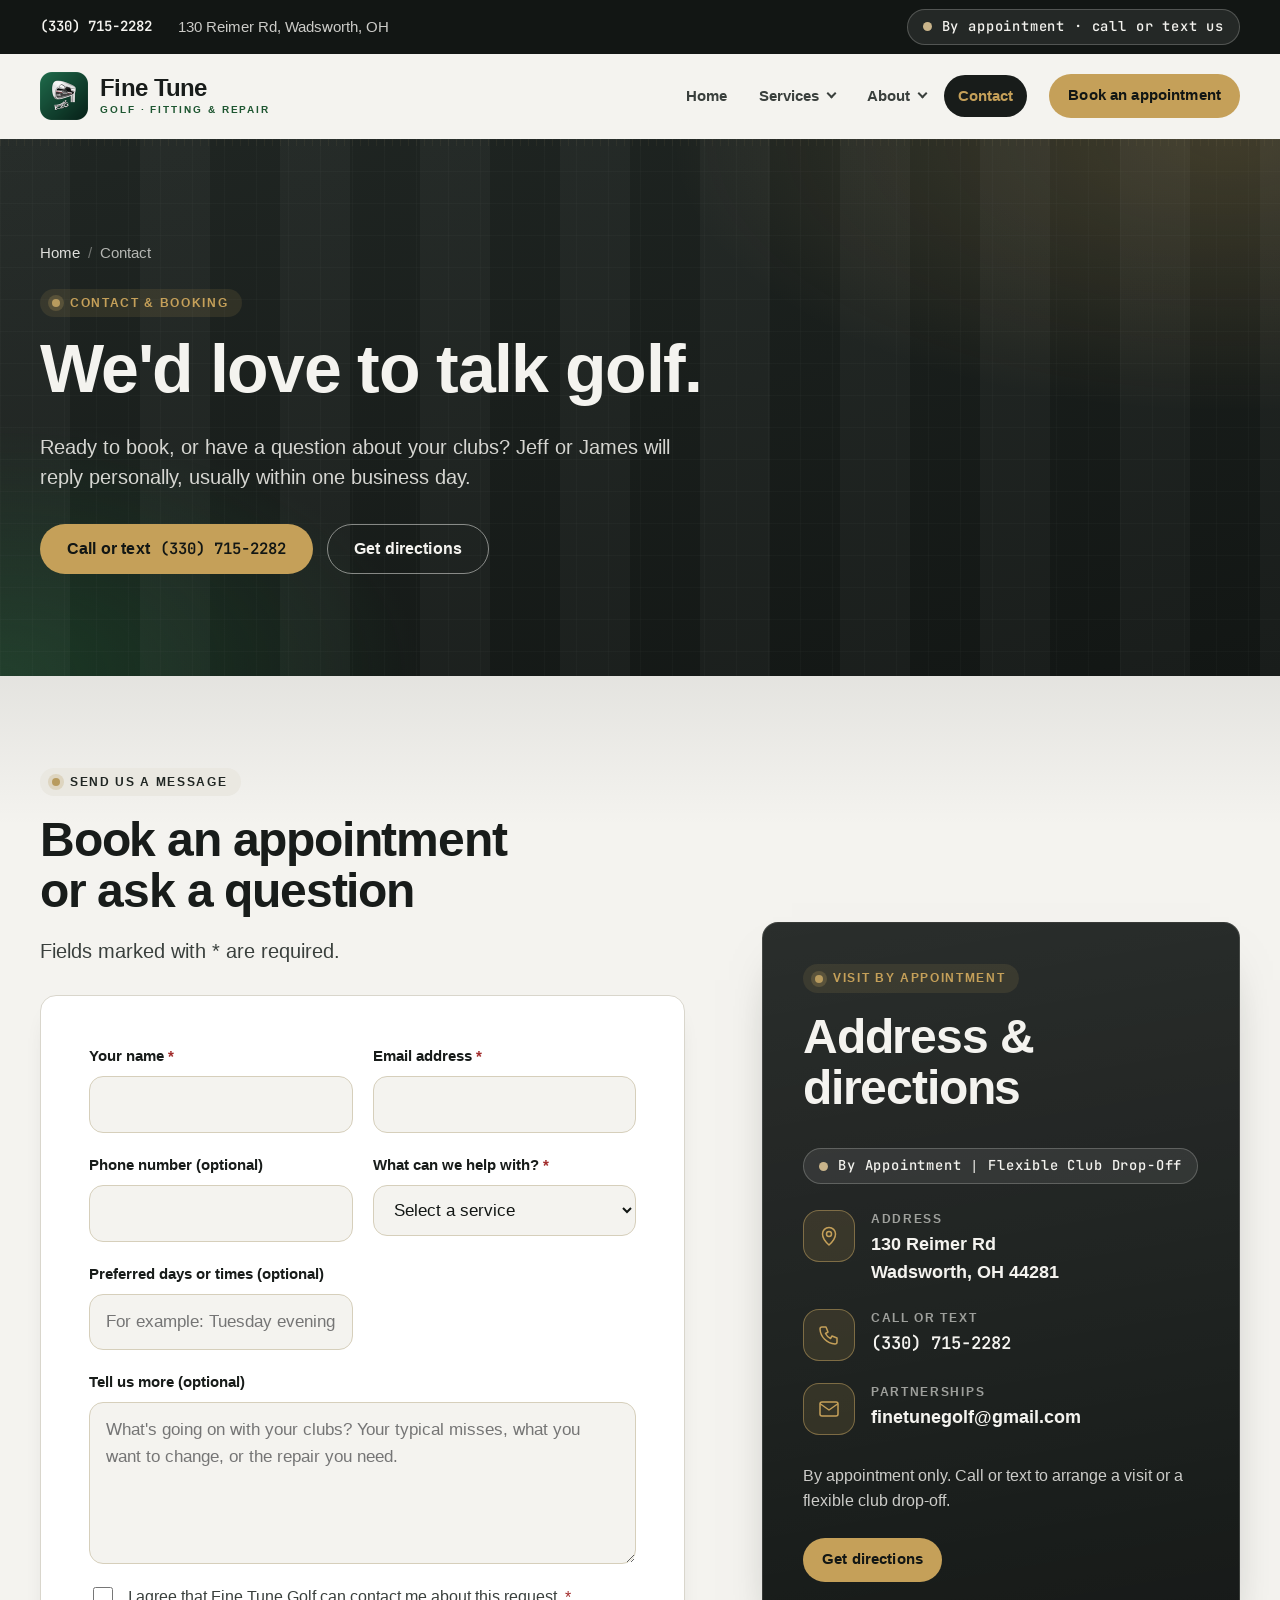
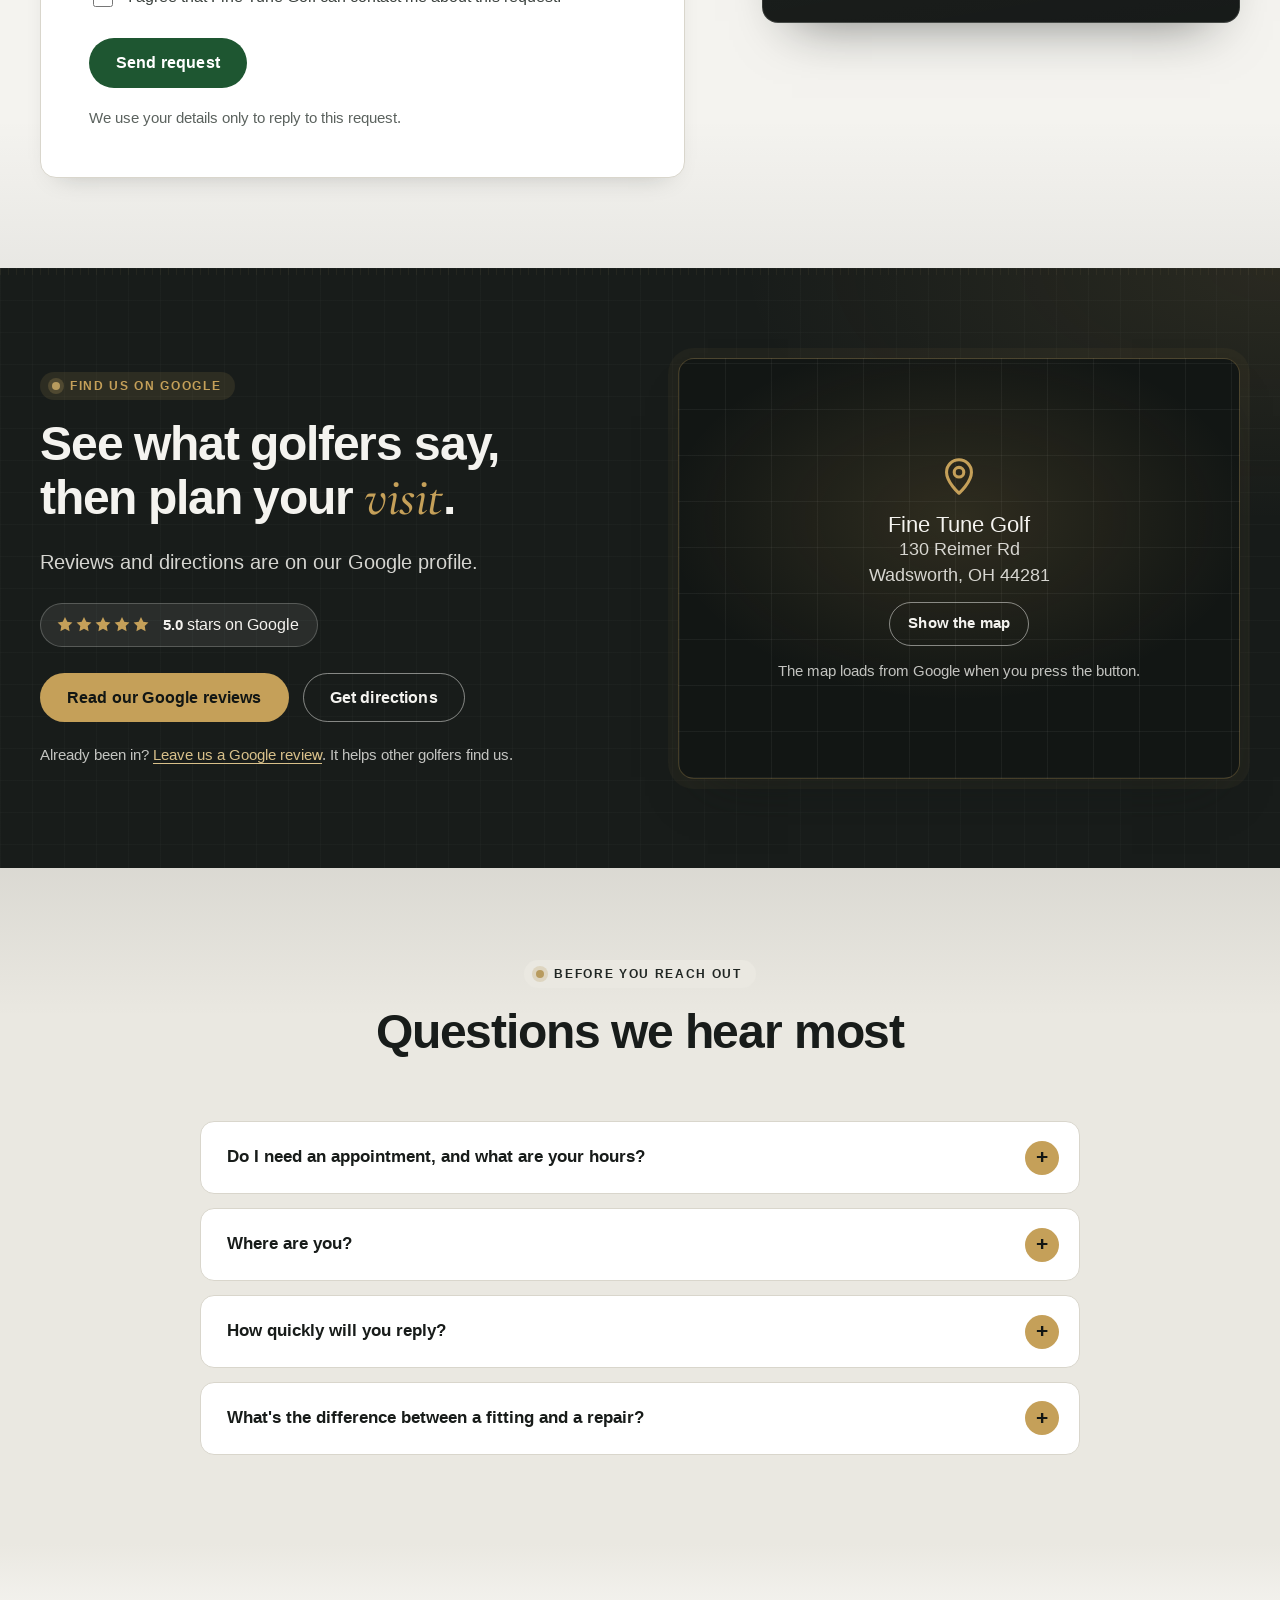
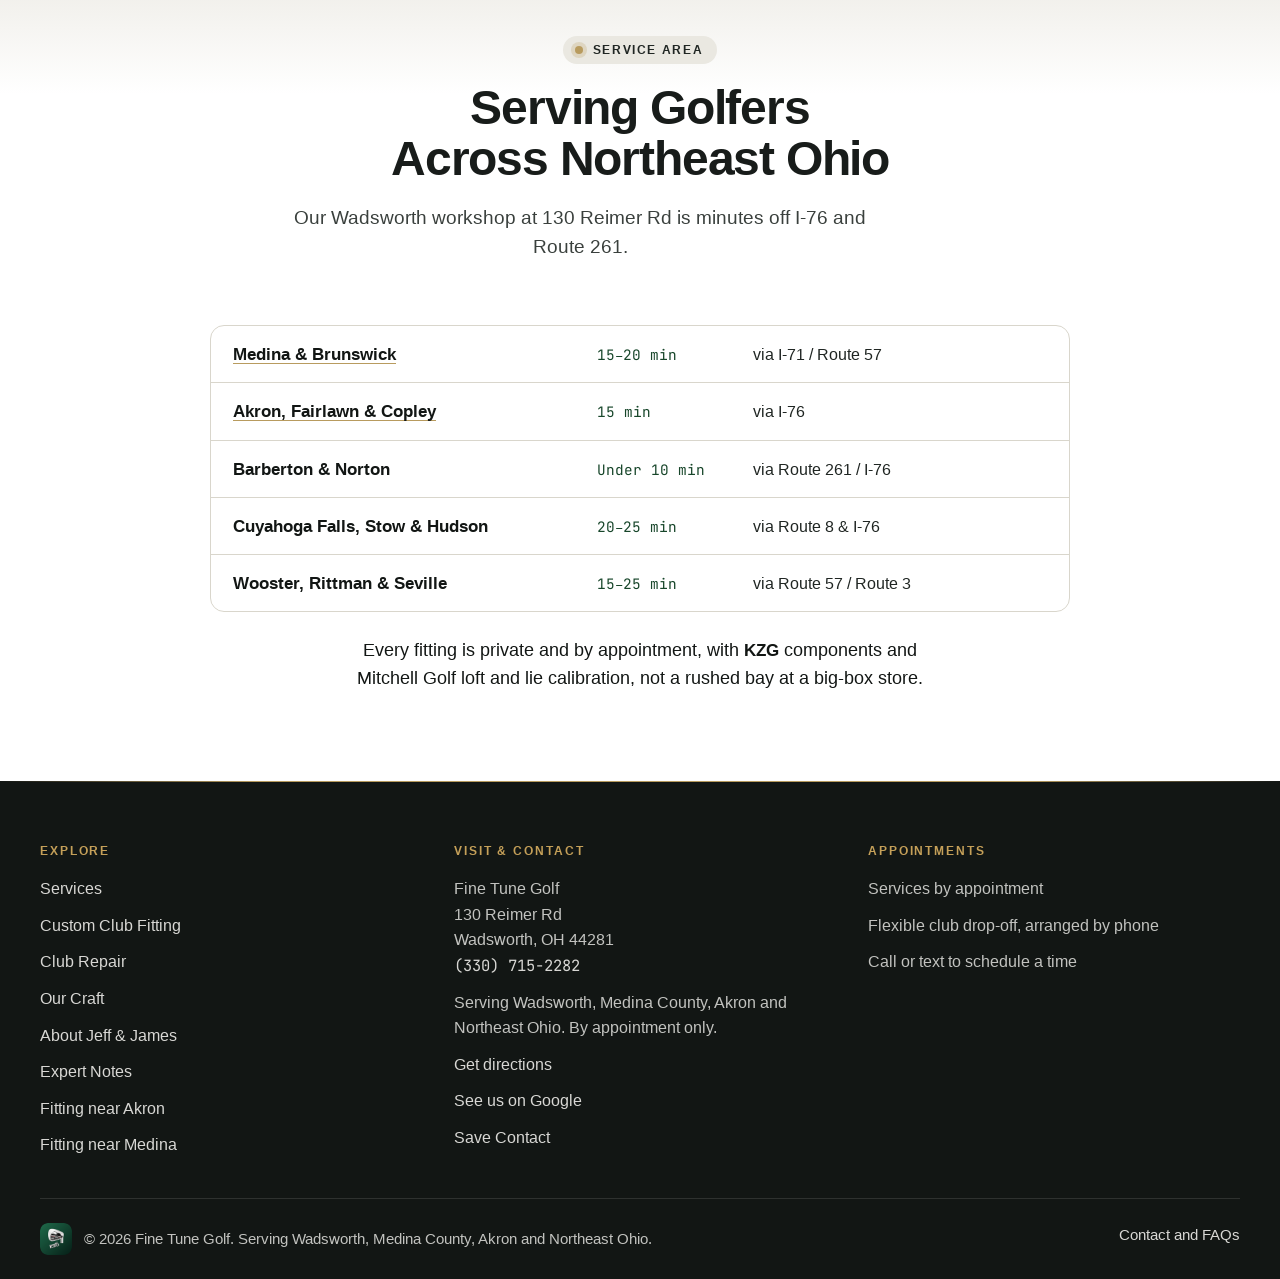
<file: contact.html>
<!doctype html>
<html lang="en">
<head>
  <meta charset="utf-8">
  <meta name="viewport" content="width=device-width, initial-scale=1">
  <title>Contact &amp; Book an Appointment | Fine Tune Golf, Wadsworth OH</title>
  <meta name="description" content="Contact Fine Tune Golf at 130 Reimer Rd, Wadsworth, Ohio. By appointment only: call or text (330) 715-2282, send a request, or arrange a club drop-off.">
  <meta property="og:type" content="website">
  <meta property="og:site_name" content="Fine Tune Golf">
  <meta property="og:title" content="Contact &amp; Book an Appointment | Fine Tune Golf, Wadsworth OH">
  <meta property="og:url" content="https://finetunegolf.net/contact.html">
  <meta property="og:description" content="Book a fitting, request a repair or ask a question. By appointment only, in Wadsworth, Ohio.">
  <link rel="canonical" href="https://finetunegolf.net/contact.html">
  <link rel="icon" href="/favicon.svg" type="image/svg+xml">
  <link rel="icon" href="/favicon.ico" sizes="32x32">
  <link rel="icon" href="assets/img/icon-192.png" type="image/png" sizes="192x192">
  <link rel="apple-touch-icon" href="/apple-touch-icon.png">
  <link rel="manifest" href="/site.webmanifest">
  <meta name="theme-color" content="#121614">
  <link rel="preload" href="assets/fonts/plus-jakarta-sans-variable.woff2" as="font" type="font/woff2" crossorigin>
  <link rel="stylesheet" href="assets/css/styles.css">
  <meta property="og:image" content="https://finetunegolf.net/assets/img/og-image.png">
  <meta property="og:image:width" content="1200">
  <meta property="og:image:height" content="630">
  <meta property="og:image:alt" content="Fine Tune Golf: custom club fitting, building and repair in Wadsworth, Ohio">
  <meta name="twitter:card" content="summary_large_image">
  <meta name="twitter:title" content="Contact &amp; Book an Appointment | Fine Tune Golf, Wadsworth OH">
  <meta name="twitter:description" content="Book a fitting, request a repair or ask a question. By appointment only, in Wadsworth, Ohio.">
  <meta name="twitter:image" content="https://finetunegolf.net/assets/img/og-image.png">
  <meta name="twitter:image:alt" content="Fine Tune Golf: custom club fitting, building and repair in Wadsworth, Ohio">
  <script type="application/ld+json">
  {
    "@context": "https://schema.org",
    "@type": "ContactPage",
    "name": "Contact & Book an Appointment | Fine Tune Golf",
    "description": "Call or text (330) 715-2282 to book an appointment with Fine Tune Golf in Wadsworth, Ohio, or ask about a club drop-off.",
    "url": "https://finetunegolf.net/contact.html",
    "mainEntity": { "@type": "SportingGoodsStore", "@id": "https://finetunegolf.net/#business", "name": "Fine Tune Golf", "url": "https://finetunegolf.net/", "telephone": "+1-330-715-2282", "address": { "@type": "PostalAddress", "streetAddress": "130 Reimer Rd", "addressLocality": "Wadsworth", "addressRegion": "OH", "postalCode": "44281", "addressCountry": "US" } }
  }
  </script>
  <script type="application/ld+json">
  {
    "@context": "https://schema.org",
    "@type": "FAQPage",
    "url": "https://finetunegolf.net/contact.html",
    "mainEntity": [
      { "@type": "Question", "name": "Do I need an appointment, and what are your hours?", "acceptedAnswer": { "@type": "Answer", "text": "Yes, we work by appointment and have no fixed hours, including for club drop-offs. Call or text (330) 715-2282 and we'll find a time." } },
      { "@type": "Question", "name": "Where are you?", "acceptedAnswer": { "@type": "Answer", "text": "130 Reimer Rd, Wadsworth, OH 44281. Call or text before you visit so we can set a time. The directions button shows the route." } },
      { "@type": "Question", "name": "How quickly will you reply?", "acceptedAnswer": { "@type": "Answer", "text": "Usually within one business day. If you need an answer sooner, call or text (330) 715-2282." } },
      { "@type": "Question", "name": "What's the difference between a fitting and a repair?", "acceptedAnswer": { "@type": "Answer", "text": "A fitting builds the right clubs for your swing, shaft and head up. A repair adjusts clubs you own: a regrip, reshaft or loft and lie adjustment." } }
    ]
  }
  </script>
</head>
<body>
<a class="skip-link" href="#main">Skip to main content</a>


<div class="topbar">
  <div class="container topbar-inner">
    <div class="topbar-items">
      <a href="tel:+13307152282"><span class="mono">(330) 715-2282</span></a>
      <span>130 Reimer Rd, Wadsworth, OH</span>
    </div>
    <span class="status-pill">By appointment &middot; call or text us</span>
  </div>
</div>

<header class="site-header">
  <div class="container nav-wrap">
    <a class="brand" href="index.html" aria-label="Fine Tune Golf home">
      <img src="assets/img/logo-mark.webp" srcset="assets/img/logo-mark@2x.webp 2x" width="46" height="46" alt="">
      <span class="brand-text">
        <span class="brand-name">Fine Tune</span>
        <span class="brand-sub">Golf &middot; Fitting &amp; Repair</span>
      </span>
    </a>
    <button class="nav-toggle" type="button" aria-controls="primary-nav" aria-expanded="false" aria-label="Open menu">
      <span></span><span></span><span></span>
    </button>
    <nav class="primary-nav" id="primary-nav" aria-label="Main navigation">
      <ul>
        <li><a href="index.html">Home</a></li>
        <li class="has-sub">
          <a href="services.html">Services</a>
          <button class="sub-toggle" type="button" aria-expanded="false" aria-controls="services-menu" aria-label="Show service pages"></button>
          <ul class="sub-menu" id="services-menu">
            <li><a href="fitting.html">Custom Club Fitting</a></li>
            <li><a href="repair.html">Club Repair</a></li>
          </ul>
        </li>
        <li class="has-sub">
          <a href="about.html">About</a>
          <button class="sub-toggle" type="button" aria-expanded="false" aria-controls="about-menu" aria-label="Show about pages"></button>
          <ul class="sub-menu" id="about-menu">
            <li><a href="about.html">Our Story</a></li>
            <li><a href="craft.html">Our Craft &amp; KZG</a></li>
            <li><a href="expert-notes.html">Expert Notes</a></li>
          </ul>
        </li>
        <li><a href="contact.html" aria-current="page">Contact</a></li>
      </ul>
      <a class="btn btn-gold btn-sm nav-cta" href="contact.html?service=custom-fitting#booking">Book an appointment</a>
    </nav>
  </div>
</header>

<main id="main">

  <section class="page-hero">
    <div class="container">
      <nav class="breadcrumb" aria-label="Breadcrumb">
        <ol>
          <li><a href="index.html">Home</a></li>
          <li aria-current="page">Contact</li>
        </ol>
      </nav>
      <p class="eyebrow">Contact &amp; booking</p>
      <h1>We'd love to talk golf.</h1>
      <p class="lead">Ready to book, or have a question about your clubs? Jeff or James will reply personally, usually within one business day.</p>
      <div class="btn-row">
        <a class="btn btn-gold" href="tel:+13307152282">Call or text <span class="mono">(330) 715-2282</span></a>
        <a class="btn btn-outline-light" href="https://www.google.com/maps/dir/?api=1&amp;destination=130+Reimer+Rd%2C+Wadsworth%2C+OH+44281" target="_blank" rel="noopener">Get directions</a>
      </div>
    </div>
  </section>

  <section class="section" id="booking" aria-labelledby="booking-title">
    <div class="container split split-form">

      <div class="reveal">
        <p class="eyebrow">Send us a message</p>
        <h2 id="booking-title">Book an appointment or ask a question</h2>
        <p class="lead" style="margin-bottom: 28px;">Fields marked with * are required.</p>

        <form class="form" id="booking-form" action="#" method="post" novalidate>
          <div class="form-grid">
            <div class="field">
              <label for="name">Your name <span class="req" aria-hidden="true">*</span></label>
              <input id="name" name="name" type="text" autocomplete="name" required aria-describedby="name-error">
              <p class="field-error" id="name-error" aria-live="polite"></p>
            </div>

            <div class="field">
              <label for="email">Email address <span class="req" aria-hidden="true">*</span></label>
              <input id="email" name="email" type="email" autocomplete="email" required aria-describedby="email-error">
              <p class="field-error" id="email-error" aria-live="polite"></p>
            </div>

            <div class="field">
              <label for="phone">Phone number (optional)</label>
              <input id="phone" name="phone" type="tel" autocomplete="tel">
            </div>

            <div class="field">
              <label for="service">What can we help with? <span class="req" aria-hidden="true">*</span></label>
              <select id="service" name="service" required aria-describedby="service-error">
                <option value="">Select a service</option>
                <option value="custom-fitting">Custom Club Fitting</option>
                <option value="club-repair">Club Repair</option>
                <option value="reshaft">Reshaft</option>
                <option value="regrip">Regrip</option>
                <option value="loft-lie">Loft &amp; Lie Adjustment</option>
                <option value="frequency-inspection">Shaft Frequency Inspection</option>
                <option value="general">General Question</option>
              </select>
              <p class="field-error" id="service-error" aria-live="polite"></p>
            </div>

            <div class="field">
              <label for="preferred">Preferred days or times (optional)</label>
              <input id="preferred" name="preferred" type="text" placeholder="For example: Tuesday evening, or Saturday afternoon">
            </div>

            <div class="field full">
              <label for="goals">Tell us more (optional)</label>
              <textarea id="goals" name="goals" rows="5" placeholder="What's going on with your clubs? Your typical misses, what you want to change, or the repair you need."></textarea>
            </div>

            <div class="field full">
              <div class="checkbox-row">
                <input id="consent" name="consent" type="checkbox" required aria-describedby="consent-error">
                <label for="consent">I agree that Fine Tune Golf can contact me about this request. <span class="req" aria-hidden="true">*</span></label>
              </div>
              <p class="field-error" id="consent-error" aria-live="polite"></p>
            </div>
          </div>

          <input class="hp" type="text" name="website" tabindex="-1" autocomplete="off" aria-hidden="true">

          <div class="form-actions">
            <button class="btn btn-green" type="submit">Send request</button>
            <p class="form-status" role="status" aria-live="polite"></p>
          </div>

          <p class="fineprint" style="margin: 18px 0 0;">We use your details only to reply to this request.</p>
        </form>
      </div>

      <aside class="info-card reveal" aria-labelledby="visit-title">
        <p class="eyebrow">Visit by appointment</p>
        <h2 id="visit-title">Address &amp; directions</h2>
        <p class="status-pill" style="margin-top: 14px;">By Appointment | Flexible Club Drop-Off</p>

        <ul class="info-list">
          <li>
            <span class="icon" aria-hidden="true"><svg viewBox="0 0 24 24"><path d="M12 21s-6.5-5.8-6.5-11A6.5 6.5 0 0 1 18.5 10c0 5.2-6.5 11-6.5 11z"/><circle cx="12" cy="10" r="2.5"/></svg></span>
            <div>
              <strong>Address</strong>
              <span>130 Reimer Rd<br>Wadsworth, OH 44281</span>
            </div>
          </li>
          <li>
            <span class="icon" aria-hidden="true"><svg viewBox="0 0 24 24"><path d="M5 4h4l2 5-2.5 1.5a11 11 0 0 0 5 5L15 13l5 2v4a2 2 0 0 1-2 2A16 16 0 0 1 3 6a2 2 0 0 1 2-2z"/></svg></span>
            <div>
              <strong>Call or text</strong>
              <a href="tel:+13307152282"><span class="mono">(330) 715-2282</span></a>
            </div>
          </li>
          <li>
            <span class="icon" aria-hidden="true"><svg viewBox="0 0 24 24"><rect x="3" y="5" width="18" height="14" rx="2"/><path d="M3.5 7l8.5 6 8.5-6"/></svg></span>
            <div>
              <strong>Partnerships</strong>
              <a href="mailto:finetunegolf@gmail.com?subject=Partnership%20inquiry">finetunegolf@gmail.com</a>
            </div>
          </li>
        </ul>

        <p class="card-note">By appointment only. Call or text to arrange a visit or a flexible club drop-off.</p>

        <div class="btn-row" style="margin-top: 24px;">
          <a class="btn btn-gold btn-sm" href="https://www.google.com/maps/dir/?api=1&amp;destination=130+Reimer+Rd%2C+Wadsworth%2C+OH+44281" target="_blank" rel="noopener">Get directions</a>
        </div>
      </aside>

    </div>
  </section>

  <section class="section section-dark" id="find-us" aria-labelledby="google-title">
    <div class="container split">
      <div class="reveal">
        <p class="eyebrow">Find us on Google</p>
        <h2 id="google-title">See what golfers say, then plan your <em>visit</em>.</h2>
        <p class="lead">Reviews and directions are on our Google profile.</p>
        <a class="google-rating" href="https://maps.app.goo.gl/mqLa4XzYkEKV1N688" target="_blank" rel="noopener" aria-label="Rated 5.0 stars on Google. Read our reviews."><svg class="stars" viewBox="0 0 120 24" aria-hidden="true" focusable="false"><path transform="translate(0 0)" d="M12 2.6l2.9 5.9 6.5.9-4.7 4.6 1.1 6.5L12 17.4l-5.8 3.1 1.1-6.5L2.6 9.4l6.5-.9z"/><path transform="translate(24 0)" d="M12 2.6l2.9 5.9 6.5.9-4.7 4.6 1.1 6.5L12 17.4l-5.8 3.1 1.1-6.5L2.6 9.4l6.5-.9z"/><path transform="translate(48 0)" d="M12 2.6l2.9 5.9 6.5.9-4.7 4.6 1.1 6.5L12 17.4l-5.8 3.1 1.1-6.5L2.6 9.4l6.5-.9z"/><path transform="translate(72 0)" d="M12 2.6l2.9 5.9 6.5.9-4.7 4.6 1.1 6.5L12 17.4l-5.8 3.1 1.1-6.5L2.6 9.4l6.5-.9z"/><path transform="translate(96 0)" d="M12 2.6l2.9 5.9 6.5.9-4.7 4.6 1.1 6.5L12 17.4l-5.8 3.1 1.1-6.5L2.6 9.4l6.5-.9z"/></svg><span><strong>5.0</strong> stars on Google</span></a>
        <div class="btn-row" style="margin-top: 26px;">
          <a class="btn btn-gold" href="https://maps.app.goo.gl/mqLa4XzYkEKV1N688" target="_blank" rel="noopener">Read our Google reviews</a>
          <a class="btn btn-outline-light" href="https://www.google.com/maps/dir/?api=1&amp;destination=130+Reimer+Rd%2C+Wadsworth%2C+OH+44281" target="_blank" rel="noopener">Get directions</a>
        </div>
        <p class="map-note" style="margin-top: 22px;">Already been in? <a href="https://g.page/r/CSzerfGZupmfEAI/review" target="_blank" rel="noopener">Leave us a Google review</a>. It helps other golfers find us.</p>
      </div>

      <div class="map-card reveal" data-map>
        <div class="map-facade">
          <svg class="map-pin" viewBox="0 0 24 24" aria-hidden="true" focusable="false"><path d="M12 21s-6.5-5.8-6.5-11A6.5 6.5 0 0 1 18.5 10c0 5.2-6.5 11-6.5 11z"/><circle cx="12" cy="10" r="2.5"/></svg>
          <p class="map-address"><strong>Fine Tune Golf</strong>130 Reimer Rd<br>Wadsworth, OH 44281</p>
          <button class="btn btn-outline-light btn-sm" type="button" data-map-load>Show the map</button>
          <p class="map-note">The map loads from Google when you press the button.</p>
        </div>
      </div>
    </div>
  </section>

  <section class="section section-alt" id="faq" aria-labelledby="faq-title">
    <div class="container">
      <div class="section-head center reveal">
        <p class="eyebrow">Before you reach out</p>
        <h2 id="faq-title">Questions we hear most</h2>
      </div>

      <div class="faq reveal">
        <details>
          <summary>Do I need an appointment, and what are your hours?</summary>
          <div class="answer">
            <p>Yes, we work by appointment and have no fixed hours, including for club drop-offs. Call or text <a href="tel:+13307152282"><span class="mono">(330) 715-2282</span></a> and we'll find a time.</p>
          </div>
        </details>
        <details>
          <summary>Where are you?</summary>
          <div class="answer">
            <p>130 Reimer Rd, Wadsworth, OH 44281. Call or text before you visit so we can set a time. The directions button shows the route.</p>
          </div>
        </details>
        <details>
          <summary>How quickly will you reply?</summary>
          <div class="answer">
            <p>Usually within one business day. If you need an answer sooner, call or text <a href="tel:+13307152282"><span class="mono">(330) 715-2282</span></a>.</p>
          </div>
        </details>
        <details>
          <summary>What's the difference between a fitting and a repair?</summary>
          <div class="answer">
            <p>A fitting builds the right clubs for your swing, shaft and head up. A repair adjusts clubs you own: a regrip, reshaft or loft and lie adjustment.</p>
          </div>
        </details>
      </div>
    </div>
  </section>


  <section class="section section-white area-block" aria-labelledby="area-title">
    <div class="container">
      <div class="section-head center reveal">
        <p class="eyebrow">Service area</p>
        <h2 id="area-title">Serving Golfers Across Northeast Ohio</h2>
        <p>Our Wadsworth workshop at 130 Reimer Rd is minutes off I-76 and Route 261.</p>
      </div>
      <ul class="area-list reveal">
        <li><span class="area-towns"><a href="golf-club-fitting-medina-oh.html">Medina &amp; Brunswick</a></span><span class="area-time">15&ndash;20 min</span><span class="area-route">via I-71 / Route 57</span></li>
        <li><span class="area-towns"><a href="golf-club-fitting-akron-oh.html">Akron, Fairlawn &amp; Copley</a></span><span class="area-time">15 min</span><span class="area-route">via I-76</span></li>
        <li><span class="area-towns">Barberton &amp; Norton</span><span class="area-time">Under 10 min</span><span class="area-route">via Route 261 / I-76</span></li>
        <li><span class="area-towns">Cuyahoga Falls, Stow &amp; Hudson</span><span class="area-time">20&ndash;25 min</span><span class="area-route">via Route 8 &amp; I-76</span></li>
        <li><span class="area-towns">Wooster, Rittman &amp; Seville</span><span class="area-time">15&ndash;25 min</span><span class="area-route">via Route 57 / Route 3</span></li>
      </ul>
      <p class="area-note reveal">Every fitting is private and by appointment, with <span class="kzg-chrome">KZG</span> components and Mitchell Golf loft and lie calibration, not a rushed bay at a big-box store.</p>
    </div>
  </section>

</main>

<footer class="site-footer">
  <div class="container footer-grid">
    <div>
      <h2>Explore</h2>
      <ul>
        <li><a href="services.html">Services</a></li>
        <li><a href="fitting.html">Custom Club Fitting</a></li>
        <li><a href="repair.html">Club Repair</a></li>
        <li><a href="craft.html">Our Craft</a></li>
        <li><a href="about.html">About Jeff &amp; James</a></li>
        <li><a href="expert-notes.html">Expert Notes</a></li>
        <li><a href="golf-club-fitting-akron-oh.html">Fitting near Akron</a></li>
        <li><a href="golf-club-fitting-medina-oh.html">Fitting near Medina</a></li>
      </ul>
    </div>
    <div>
      <h2>Visit &amp; Contact</h2>
      <ul>
        <li><address>Fine Tune Golf<br>130 Reimer Rd<br>Wadsworth, OH 44281<br><a href="tel:+13307152282"><span class="mono">(330) 715-2282</span></a></address></li>
        <li>Serving Wadsworth, Medina County, Akron and Northeast Ohio. By appointment only.</li>
        <li><a href="https://www.google.com/maps/dir/?api=1&amp;destination=130+Reimer+Rd%2C+Wadsworth%2C+OH+44281" target="_blank" rel="noopener">Get directions</a></li>
        <li><a href="https://maps.app.goo.gl/mqLa4XzYkEKV1N688" target="_blank" rel="noopener">See us on Google</a></li>
        <li><a href="FineTuneGolf.vcf" download="FineTuneGolf.vcf" type="text/vcard">Save Contact</a></li>
      </ul>
    </div>
    <div>
      <h2>Appointments</h2>
      <ul>
        <li>Services by appointment</li>
        <li>Flexible club drop-off, arranged by phone</li>
        <li>Call or text to schedule a time</li>
      </ul>
    </div>
  </div>
  <div class="container footer-bottom">
    <p class="footer-mark"><img src="assets/img/logo-mark.webp" width="32" height="32" alt=""><span>&copy; <span data-year>2026</span> Fine Tune Golf. Serving Wadsworth, Medina County, Akron and Northeast Ohio.</span></p>
    <p><a href="#faq">Contact and FAQs</a></p>
  </div>
</footer>

<nav class="mobile-bar" aria-label="Quick actions">
  <a href="tel:+13307152282">Call</a>
  <a href="https://www.google.com/maps/dir/?api=1&amp;destination=130+Reimer+Rd%2C+Wadsworth%2C+OH+44281" target="_blank" rel="noopener">Directions</a>
  <a href="#booking">Book</a>
</nav>

<script src="assets/js/main.js" defer></script>
</body>
</html>
</file>
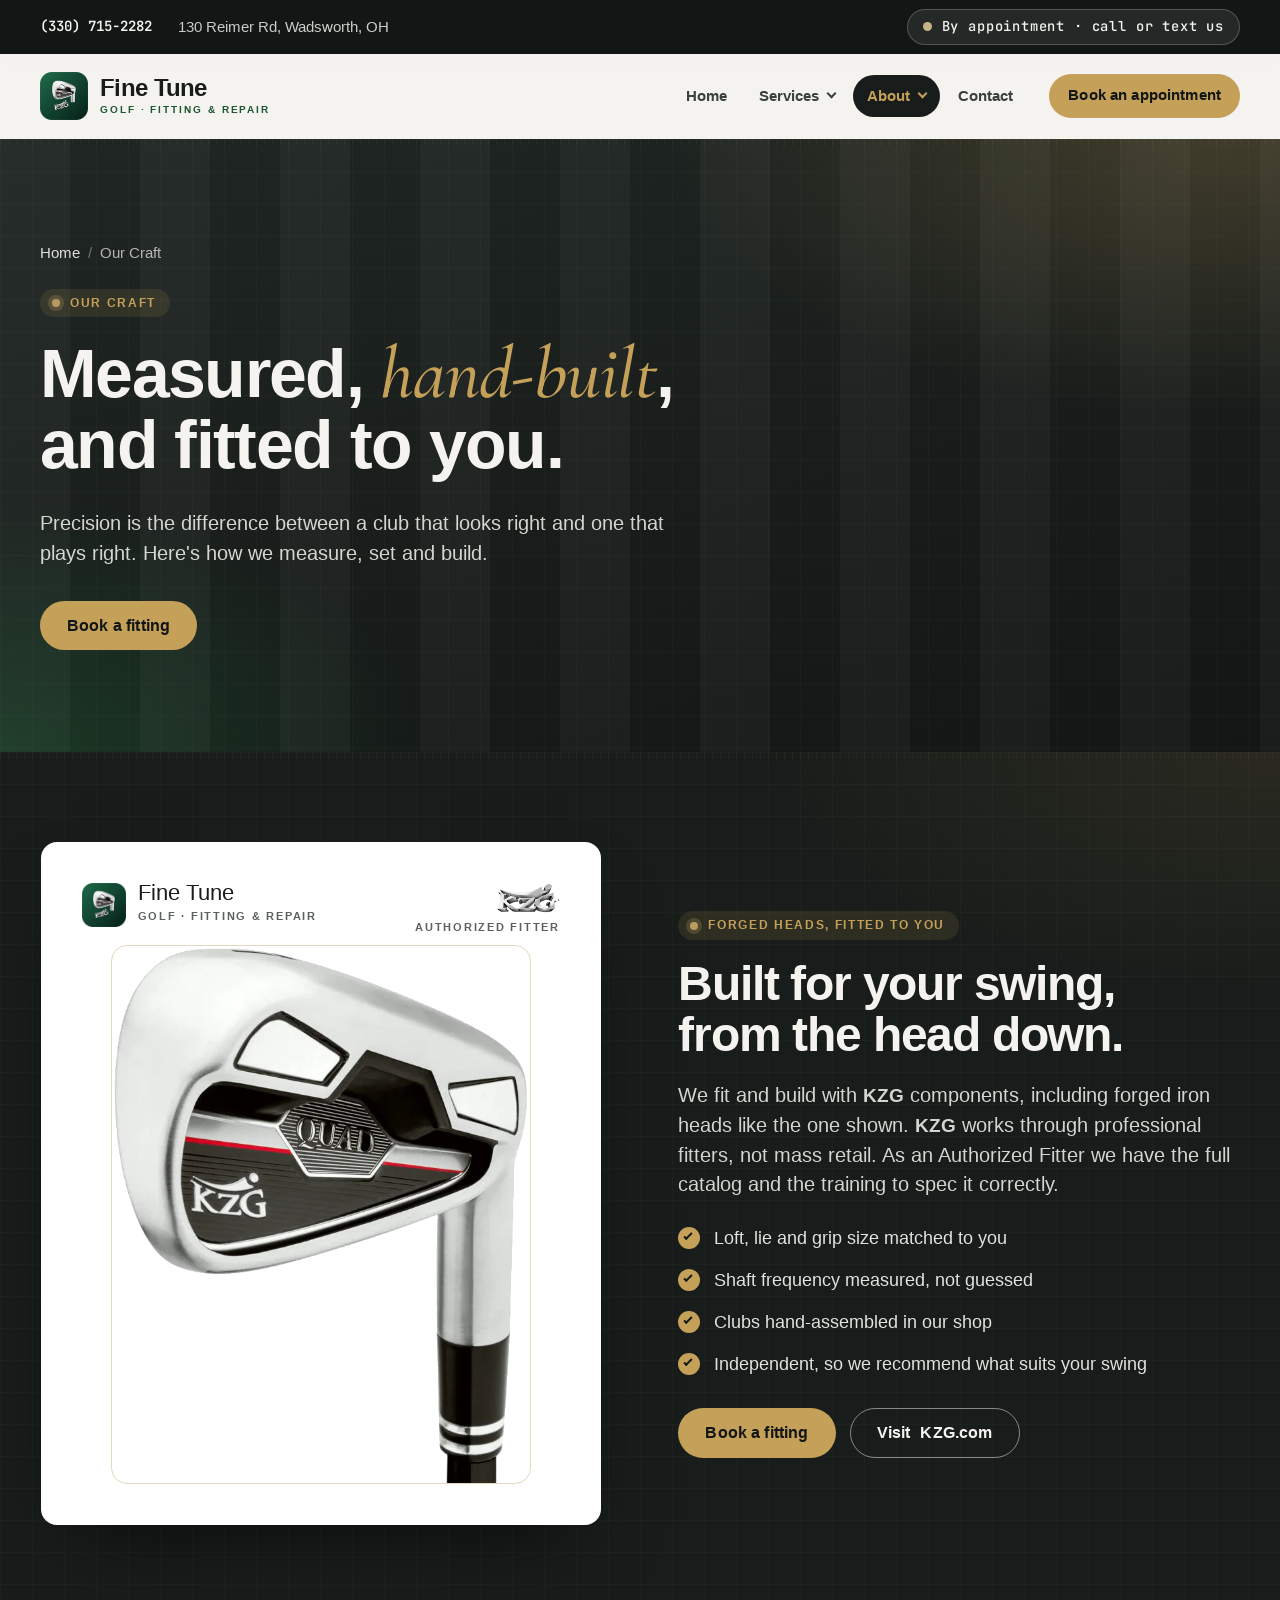
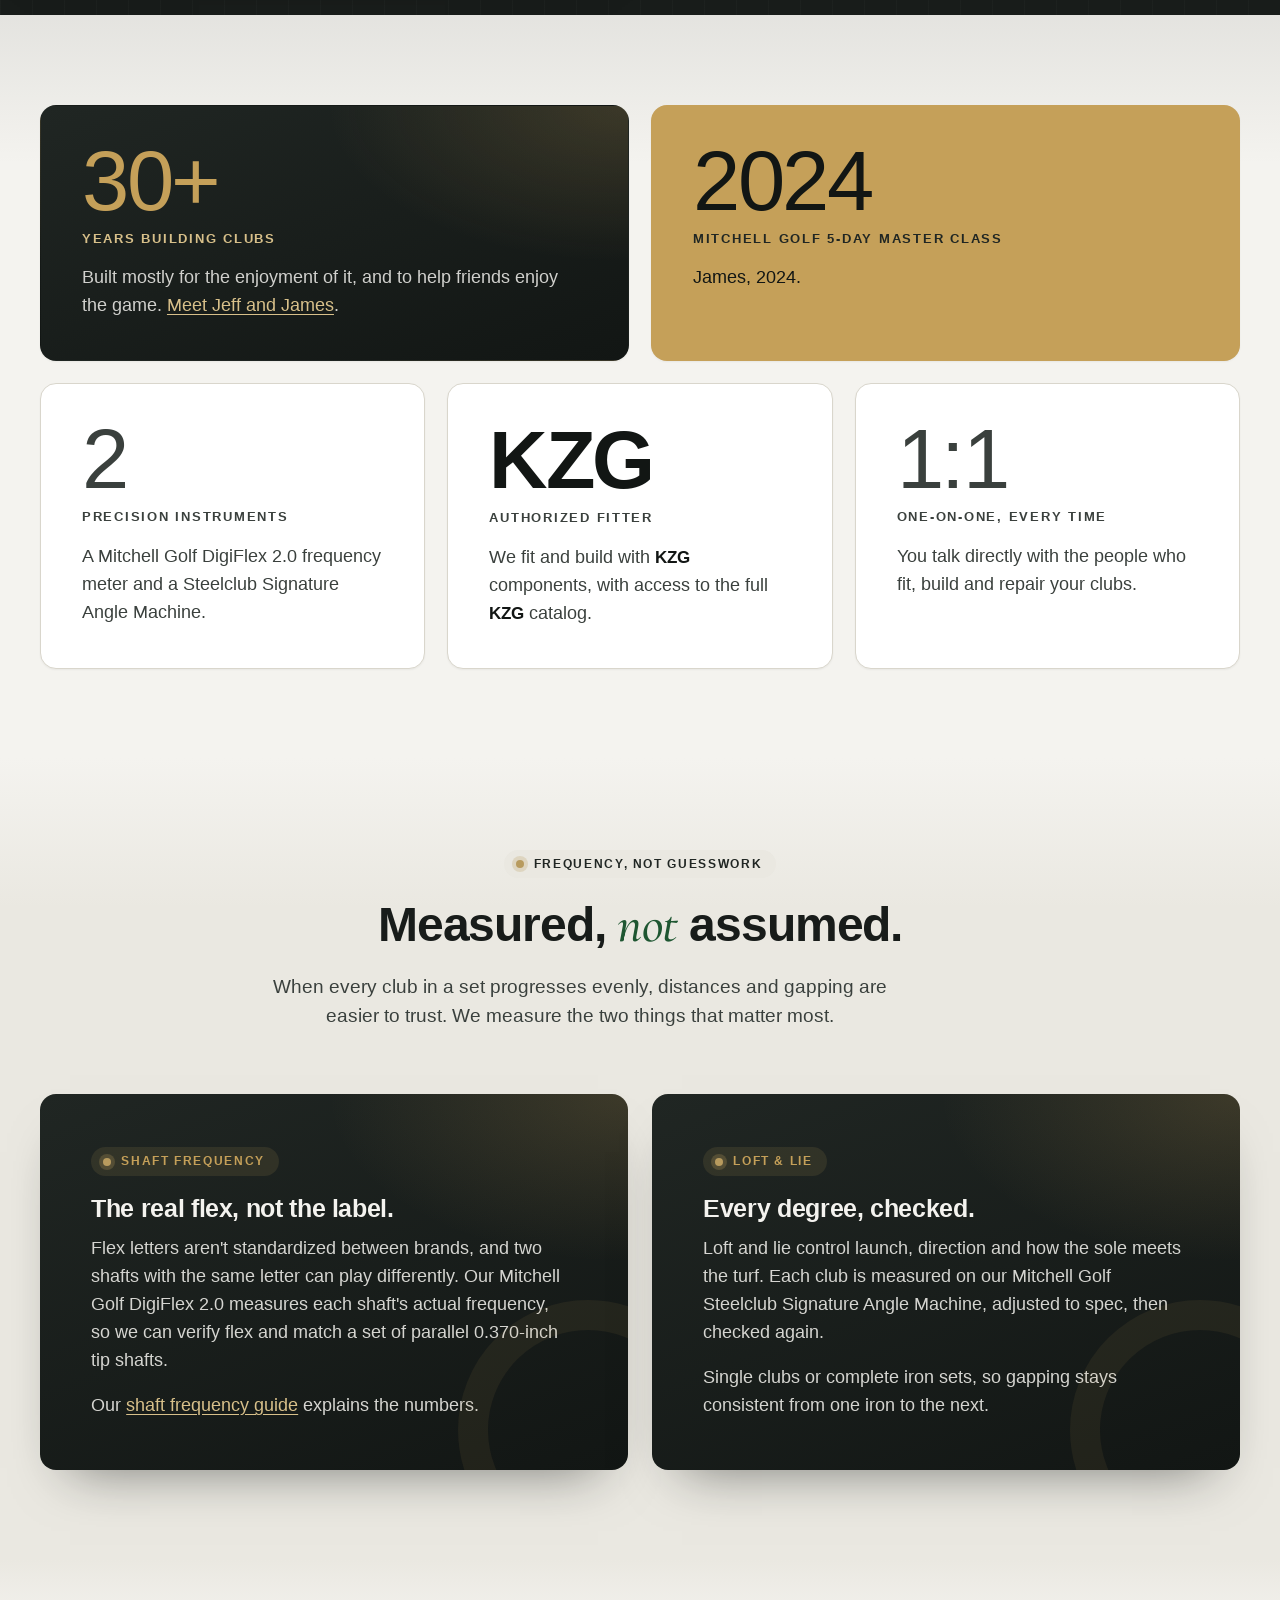
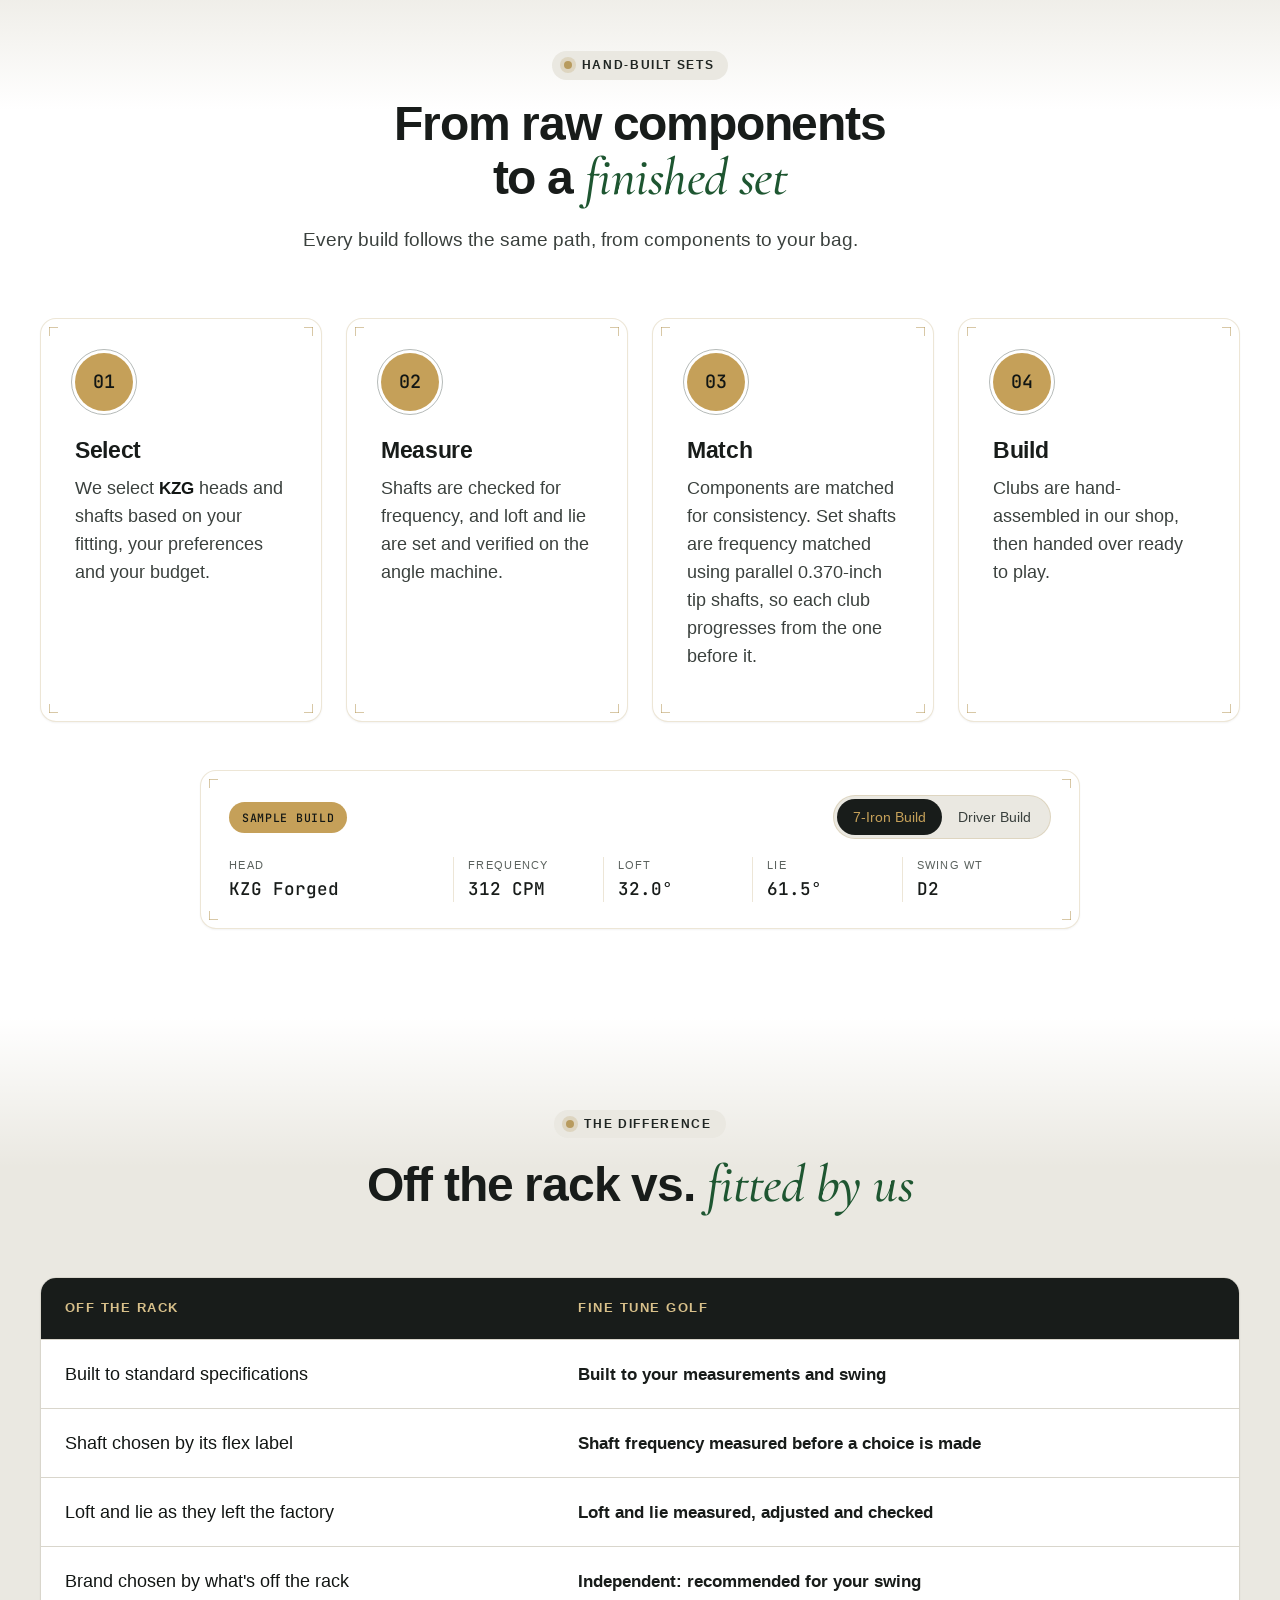
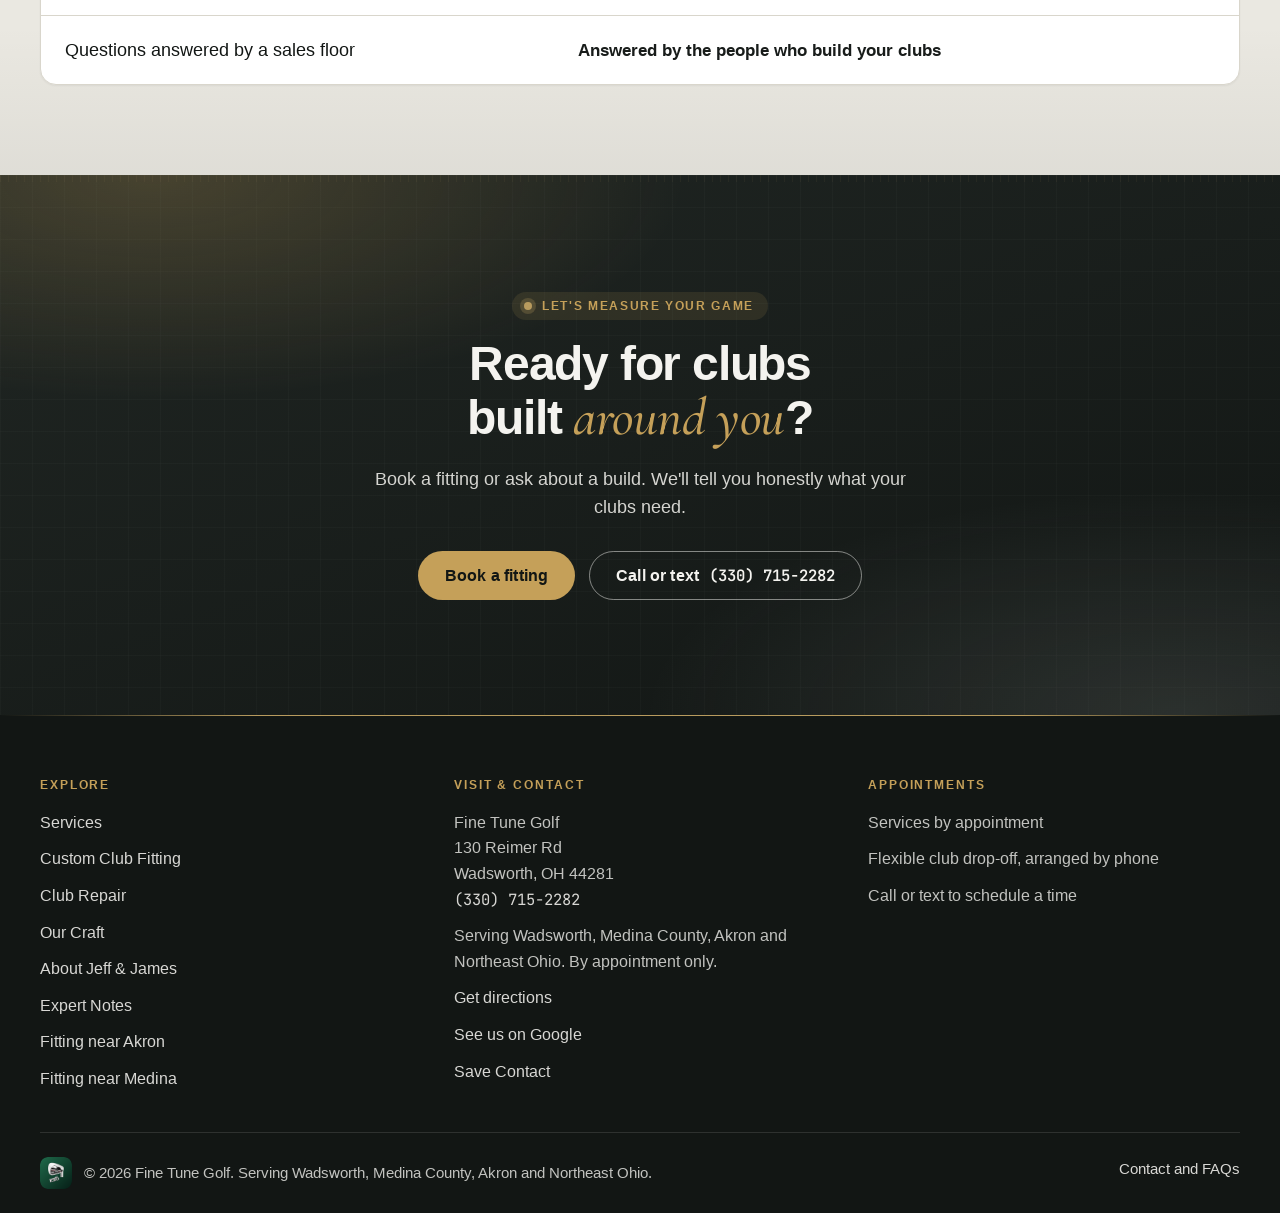
<file: craft.html>
<!doctype html>
<html lang="en">
<head>
  <meta charset="utf-8">
  <meta name="viewport" content="width=device-width, initial-scale=1">
  <title>Custom-Built Golf Clubs in Wadsworth, OH | Fine Tune Golf</title>
  <meta name="description" content="Custom-built golf clubs in Wadsworth, Ohio: KZG heads, shafts frequency-matched on a Mitchell DigiFlex 2.0, and loft and lie set to your specs, built by hand.">
  <meta property="og:type" content="website">
  <meta property="og:site_name" content="Fine Tune Golf">
  <meta property="og:title" content="Custom-Built Golf Clubs in Wadsworth, OH | Fine Tune Golf">
  <meta property="og:url" content="https://finetunegolf.net/craft.html">
  <meta property="og:description" content="Measured, hand-built and fitted to you, with KZG components and Mitchell Golf measuring tools in Wadsworth, Ohio.">
  <link rel="canonical" href="https://finetunegolf.net/craft.html">
  <link rel="icon" href="/favicon.svg" type="image/svg+xml">
  <link rel="icon" href="/favicon.ico" sizes="32x32">
  <link rel="icon" href="assets/img/icon-192.png" type="image/png" sizes="192x192">
  <link rel="apple-touch-icon" href="/apple-touch-icon.png">
  <link rel="manifest" href="/site.webmanifest">
  <meta name="theme-color" content="#121614">
  <link rel="preload" href="assets/fonts/plus-jakarta-sans-variable.woff2" as="font" type="font/woff2" crossorigin>
  <link rel="stylesheet" href="assets/css/styles.css">
  <meta property="og:image" content="https://finetunegolf.net/assets/img/og-image.png">
  <meta property="og:image:width" content="1200">
  <meta property="og:image:height" content="630">
  <meta property="og:image:alt" content="Fine Tune Golf: custom club fitting, building and repair in Wadsworth, Ohio">
  <meta name="twitter:card" content="summary_large_image">
  <meta name="twitter:title" content="Custom-Built Golf Clubs in Wadsworth, OH | Fine Tune Golf">
  <meta name="twitter:description" content="Measured, hand-built and fitted to you, with KZG components and Mitchell Golf measuring tools in Wadsworth, Ohio.">
  <meta name="twitter:image" content="https://finetunegolf.net/assets/img/og-image.png">
  <meta name="twitter:image:alt" content="Fine Tune Golf: custom club fitting, building and repair in Wadsworth, Ohio">
  <script type="application/ld+json">
  {
    "@context": "https://schema.org",
    "@type": "WebPage",
    "name": "Our Craft: Custom-Built Golf Clubs with KZG Components",
    "description": "How Fine Tune Golf measures, sets and builds golf clubs with Mitchell Golf DigiFlex frequency measurement, precision loft and lie, and KZG components.",
    "url": "https://finetunegolf.net/craft.html",
    "about": { "@type": "SportingGoodsStore", "@id": "https://finetunegolf.net/#business", "name": "Fine Tune Golf", "url": "https://finetunegolf.net/", "telephone": "+1-330-715-2282", "address": { "@type": "PostalAddress", "streetAddress": "130 Reimer Rd", "addressLocality": "Wadsworth", "addressRegion": "OH", "postalCode": "44281", "addressCountry": "US" } }
  }
  </script>
</head>
<body>
<a class="skip-link" href="#main">Skip to main content</a>


<div class="topbar">
  <div class="container topbar-inner">
    <div class="topbar-items">
      <a href="tel:+13307152282"><span class="mono">(330) 715-2282</span></a>
      <span>130 Reimer Rd, Wadsworth, OH</span>
    </div>
    <span class="status-pill">By appointment &middot; call or text us</span>
  </div>
</div>

<header class="site-header">
  <div class="container nav-wrap">
    <a class="brand" href="index.html" aria-label="Fine Tune Golf home">
      <img src="assets/img/logo-mark.webp" srcset="assets/img/logo-mark@2x.webp 2x" width="48" height="48" alt="">
      <span class="brand-text">
        <span class="brand-name">Fine Tune</span>
        <span class="brand-sub">Golf &middot; Fitting &amp; Repair</span>
      </span>
    </a>
    <button class="nav-toggle" type="button" aria-controls="primary-nav" aria-expanded="false" aria-label="Open menu">
      <span></span><span></span><span></span>
    </button>
    <nav class="primary-nav" id="primary-nav" aria-label="Main navigation">
      <ul>
        <li><a href="index.html">Home</a></li>
        <li class="has-sub">
          <a href="services.html">Services</a>
          <button class="sub-toggle" type="button" aria-expanded="false" aria-controls="services-menu" aria-label="Show service pages"></button>
          <ul class="sub-menu" id="services-menu">
            <li><a href="fitting.html">Custom Club Fitting</a></li>
            <li><a href="repair.html">Club Repair</a></li>
          </ul>
        </li>
        <li class="has-sub">
          <a href="about.html" aria-current="true">About</a>
          <button class="sub-toggle" type="button" aria-expanded="false" aria-controls="about-menu" aria-label="Show about pages"></button>
          <ul class="sub-menu" id="about-menu">
            <li><a href="about.html">Our Story</a></li>
            <li><a href="craft.html" aria-current="page">Our Craft &amp; KZG</a></li>
            <li><a href="expert-notes.html">Expert Notes</a></li>
          </ul>
        </li>
        <li><a href="contact.html">Contact</a></li>
      </ul>
      <a class="btn btn-gold btn-sm nav-cta" href="contact.html?service=custom-fitting#booking">Book an appointment</a>
    </nav>
  </div>
</header>

<main id="main">

  <section class="page-hero">
    <div class="container">
      <nav class="breadcrumb" aria-label="Breadcrumb">
        <ol>
          <li><a href="index.html">Home</a></li>
          <li aria-current="page">Our Craft</li>
        </ol>
      </nav>
      <p class="eyebrow">Our craft</p>
      <h1>Measured, <em>hand-built</em>, and fitted to you.</h1>
      <p class="lead">Precision is the difference between a club that looks right and one that plays right. Here's how we measure, set and build.</p>
      <div class="btn-row">
        <a class="btn btn-gold" href="contact.html?service=custom-fitting#booking">Book a fitting</a>
      </div>
    </div>
  </section>

  <section class="section section-dark craft-feature" aria-labelledby="craft-feature-title">
    <div class="container craft-feature-grid">
      <figure class="craft-stage reveal">
        <div class="craft-stage-top">
          <div class="craft-stage-brand">
            <img src="assets/img/logo-mark.webp" srcset="assets/img/logo-mark@2x.webp 2x" width="44" height="44" alt="">
            <span>
              <strong>Fine Tune</strong>
              <small>Golf &middot; Fitting &amp; Repair</small>
            </span>
          </div>
          <div class="craft-stage-dealer">
            <img src="assets/img/kzg-logo-authorized.webp" width="465" height="223" alt="KZG Authorized Fitter" loading="lazy">
            <small>Authorized Fitter</small>
          </div>
        </div>
        <img class="craft-stage-img" src="assets/img/kzg-quad-iron.webp" width="621" height="798" alt="A KZG Quad iron head" loading="lazy">
      </figure>

      <div class="craft-feature-copy reveal">
        <p class="eyebrow">Forged heads, fitted to you</p>
        <h2 id="craft-feature-title">Built for your swing, from the head down.</h2>
        <p class="lead">We fit and build with <span class="kzg-chrome">KZG</span> components, including forged iron heads like the one shown. <span class="kzg-chrome">KZG</span> works through professional fitters, not mass retail. As an Authorized Fitter we have the full catalog and the training to spec it correctly.</p>
        <ul class="checklist" style="margin: 24px 0 30px;">
          <li><span class="check" aria-hidden="true"></span><span>Loft, lie and grip size matched to you</span></li>
          <li><span class="check" aria-hidden="true"></span><span>Shaft frequency measured, not guessed</span></li>
          <li><span class="check" aria-hidden="true"></span><span>Clubs hand-assembled in our shop</span></li>
          <li><span class="check" aria-hidden="true"></span><span>Independent, so we recommend what suits your swing</span></li>
        </ul>
        <div class="btn-row">
          <a class="btn btn-gold" href="contact.html?service=custom-fitting#booking">Book a fitting</a>
          <a class="btn btn-outline-light" href="https://kzg.com/" target="_blank" rel="noopener">Visit <span class="kzg-ink-wrap"><span class="kzg-ink">KZG</span>.com</span></a>
        </div>
      </div>
    </div>
  </section>

  <section class="section" aria-label="Our credentials">
    <div class="container">
      <div class="bento">
        <article class="bento-tile dark span-6 reveal">
          <p class="stat-num">30+</p>
          <p class="stat-label">Years building clubs</p>
          <p>Built mostly for the enjoyment of it, and to help friends enjoy the game. <a href="about.html">Meet Jeff and James</a>.</p>
        </article>
        <article class="bento-tile lime span-6 reveal">
          <p class="stat-num">2024</p>
          <p class="stat-label">Mitchell Golf 5-Day Master Class</p>
          <p>James, 2024.</p>
        </article>
        <article class="bento-tile span-4 reveal">
          <p class="stat-num">2</p>
          <p class="stat-label">Precision instruments</p>
          <p>A Mitchell Golf DigiFlex 2.0 frequency meter and a Steelclub Signature Angle Machine.</p>
        </article>
        <article class="bento-tile span-4 reveal">
          <p class="stat-num"><span class="kzg-chrome">KZG</span></p>
          <p class="stat-label">Authorized Fitter</p>
          <p>We fit and build with <span class="kzg-chrome">KZG</span> components, with access to the full <span class="kzg-chrome">KZG</span> catalog.</p>
        </article>
        <article class="bento-tile span-4 reveal">
          <p class="stat-num">1:1</p>
          <p class="stat-label">One-on-one, every time</p>
          <p>You talk directly with the people who fit, build and repair your clubs.</p>
        </article>
      </div>
    </div>
  </section>

  <section class="section section-alt" aria-labelledby="measure-title">
    <div class="container">
      <div class="section-head center reveal">
        <p class="eyebrow">Frequency, not guesswork</p>
        <h2 id="measure-title">Measured, <em>not</em> assumed.</h2>
        <p>When every club in a set progresses evenly, distances and gapping are easier to trust. We measure the two things that matter most.</p>
      </div>

      <div class="grid grid-2">
        <div class="panel-dark reveal">
          <p class="eyebrow">Shaft frequency</p>
          <h3>The real flex, not the label.</h3>
          <p>Flex letters aren't standardized between brands, and two shafts with the same letter can play differently. Our Mitchell Golf DigiFlex 2.0 measures each shaft's actual frequency, so we can verify flex and match a set of parallel 0.370-inch tip shafts.</p>
          <p style="margin-bottom: 0;">Our <a href="expert-notes.html#shaft-frequency">shaft frequency guide</a> explains the numbers.</p>
        </div>
        <div class="panel-dark reveal">
          <p class="eyebrow">Loft &amp; lie</p>
          <h3>Every degree, checked.</h3>
          <p>Loft and lie control launch, direction and how the sole meets the turf. Each club is measured on our Mitchell Golf Steelclub Signature Angle Machine, adjusted to spec, then checked again.</p>
          <p style="margin-bottom: 0;">Single clubs or complete iron sets, so gapping stays consistent from one iron to the next.</p>
        </div>
      </div>
    </div>
  </section>

  <section class="section section-white" aria-labelledby="build-title">
    <div class="container">
      <div class="section-head center reveal">
        <p class="eyebrow">Hand-built sets</p>
        <h2 id="build-title">From raw components to a <em>finished set</em></h2>
        <p>Every build follows the same path, from components to your bag.</p>
      </div>

      <div class="grid grid-4">
        <div class="card reveal">
          <span class="step-num" aria-hidden="true">01</span>
          <h3>Select</h3>
          <p>We select <span class="kzg-chrome">KZG</span> heads and shafts based on your fitting, your preferences and your budget.</p>
        </div>
        <div class="card reveal">
          <span class="step-num" aria-hidden="true">02</span>
          <h3>Measure</h3>
          <p>Shafts are checked for frequency, and loft and lie are set and verified on the angle machine.</p>
        </div>
        <div class="card reveal">
          <span class="step-num" aria-hidden="true">03</span>
          <h3>Match</h3>
          <p>Components are matched for consistency. Set shafts are frequency matched using parallel 0.370-inch tip shafts, so each club progresses from the one before it.</p>
        </div>
        <div class="card reveal">
          <span class="step-num" aria-hidden="true">04</span>
          <h3>Build</h3>
          <p>Clubs are hand-assembled in our shop, then handed over ready to play.</p>
        </div>
      </div>

      <div class="spec-card reveal" data-spec-card>
        <div class="spec-head">
          <span class="tag">Sample build</span>
          <div class="spec-toggle" role="tablist" aria-label="Sample build type">
            <button type="button" role="tab" id="spec-tab-iron" aria-selected="true" aria-controls="spec-iron" data-spec="iron">7-Iron Build</button>
            <button type="button" role="tab" id="spec-tab-driver" aria-selected="false" aria-controls="spec-driver" data-spec="driver" tabindex="-1">Driver Build</button>
          </div>
        </div>
        <div class="spec-body">
          <div class="spec-panel" id="spec-iron" role="tabpanel" aria-labelledby="spec-tab-iron" data-spec="iron">
          <dl class="spec-readout">
            <div><dt>Head</dt><dd>KZG Forged</dd></div>
            <div><dt>Frequency</dt><dd>312 CPM</dd></div>
            <div><dt>Loft</dt><dd>32.0&deg;</dd></div>
            <div><dt>Lie</dt><dd>61.5&deg;</dd></div>
            <div><dt>Swing wt</dt><dd>D2</dd></div>
          </dl>
          </div>
          <div class="spec-panel" id="spec-driver" role="tabpanel" aria-labelledby="spec-tab-driver" data-spec="driver">
          <dl class="spec-readout">
            <div><dt>Head</dt><dd>KZG Ti driver</dd></div>
            <div><dt>Frequency</dt><dd>254 CPM</dd></div>
            <div><dt>Loft</dt><dd>10.5&deg;</dd></div>
            <div><dt>Lie</dt><dd>58.0&deg;</dd></div>
            <div><dt>Swing wt</dt><dd>D3</dd></div>
          </dl>
          </div>
        </div>
      </div>
    </div>
  </section>

  <section class="section section-alt" aria-labelledby="compare-title">
    <div class="container">
      <div class="section-head center reveal">
        <p class="eyebrow">The difference</p>
        <h2 id="compare-title">Off the rack vs. <em>fitted by us</em></h2>
      </div>
      <div class="table-wrap reveal">
        <table>
          <thead>
            <tr>
              <th scope="col">Off the rack</th>
              <th scope="col">Fine Tune Golf</th>
            </tr>
          </thead>
          <tbody>
            <tr>
              <td>Built to standard specifications</td>
              <td><strong>Built to your measurements and swing</strong></td>
            </tr>
            <tr>
              <td>Shaft chosen by its flex label</td>
              <td><strong>Shaft frequency measured before a choice is made</strong></td>
            </tr>
            <tr>
              <td>Loft and lie as they left the factory</td>
              <td><strong>Loft and lie measured, adjusted and checked</strong></td>
            </tr>
            <tr>
              <td>Brand chosen by what's off the rack</td>
              <td><strong>Independent: recommended for your swing</strong></td>
            </tr>
            <tr>
              <td>Questions answered by a sales floor</td>
              <td><strong>Answered by the people who build your clubs</strong></td>
            </tr>
          </tbody>
        </table>
      </div>
    </div>
  </section>

  <section class="cta-band" aria-labelledby="cta-title">
    <div class="container">
      <p class="eyebrow">Let's measure your game</p>
      <h2 id="cta-title">Ready for clubs built <em>around you</em>?</h2>
      <p>Book a fitting or ask about a build. We'll tell you honestly what your clubs need.</p>
      <div class="btn-row reveal">
        <a class="btn btn-gold" href="contact.html?service=custom-fitting#booking">Book a fitting</a>
        <a class="btn btn-outline-light" href="tel:+13307152282">Call or text <span class="mono">(330) 715-2282</span></a>
      </div>
    </div>
  </section>

</main>

<footer class="site-footer">
  <div class="container footer-grid">
    <div>
      <h2>Explore</h2>
      <ul>
        <li><a href="services.html">Services</a></li>
        <li><a href="fitting.html">Custom Club Fitting</a></li>
        <li><a href="repair.html">Club Repair</a></li>
        <li><a href="craft.html">Our Craft</a></li>
        <li><a href="about.html">About Jeff &amp; James</a></li>
        <li><a href="expert-notes.html">Expert Notes</a></li>
        <li><a href="golf-club-fitting-akron-oh.html">Fitting near Akron</a></li>
        <li><a href="golf-club-fitting-medina-oh.html">Fitting near Medina</a></li>
      </ul>
    </div>
    <div>
      <h2>Visit &amp; Contact</h2>
      <ul>
        <li><address>Fine Tune Golf<br>130 Reimer Rd<br>Wadsworth, OH 44281<br><a href="tel:+13307152282"><span class="mono">(330) 715-2282</span></a></address></li>
        <li>Serving Wadsworth, Medina County, Akron and Northeast Ohio. By appointment only.</li>
        <li><a href="https://www.google.com/maps/dir/?api=1&amp;destination=130+Reimer+Rd%2C+Wadsworth%2C+OH+44281" target="_blank" rel="noopener">Get directions</a></li>
        <li><a href="https://maps.app.goo.gl/mqLa4XzYkEKV1N688" target="_blank" rel="noopener">See us on Google</a></li>
        <li><a href="FineTuneGolf.vcf" download="FineTuneGolf.vcf" type="text/vcard">Save Contact</a></li>
      </ul>
    </div>
    <div>
      <h2>Appointments</h2>
      <ul>
        <li>Services by appointment</li>
        <li>Flexible club drop-off, arranged by phone</li>
        <li>Call or text to schedule a time</li>
      </ul>
    </div>
  </div>
  <div class="container footer-bottom">
    <p class="footer-mark"><img src="assets/img/logo-mark.webp" width="32" height="32" alt=""><span>&copy; <span data-year>2026</span> Fine Tune Golf. Serving Wadsworth, Medina County, Akron and Northeast Ohio.</span></p>
    <p><a href="contact.html">Contact and FAQs</a></p>
  </div>
</footer>

<nav class="mobile-bar" aria-label="Quick actions">
  <a href="tel:+13307152282">Call</a>
  <a href="https://www.google.com/maps/dir/?api=1&amp;destination=130+Reimer+Rd%2C+Wadsworth%2C+OH+44281" target="_blank" rel="noopener">Directions</a>
  <a href="contact.html#booking">Book now</a>
</nav>

<script src="assets/js/main.js" defer></script>
</body>
</html>
</file>
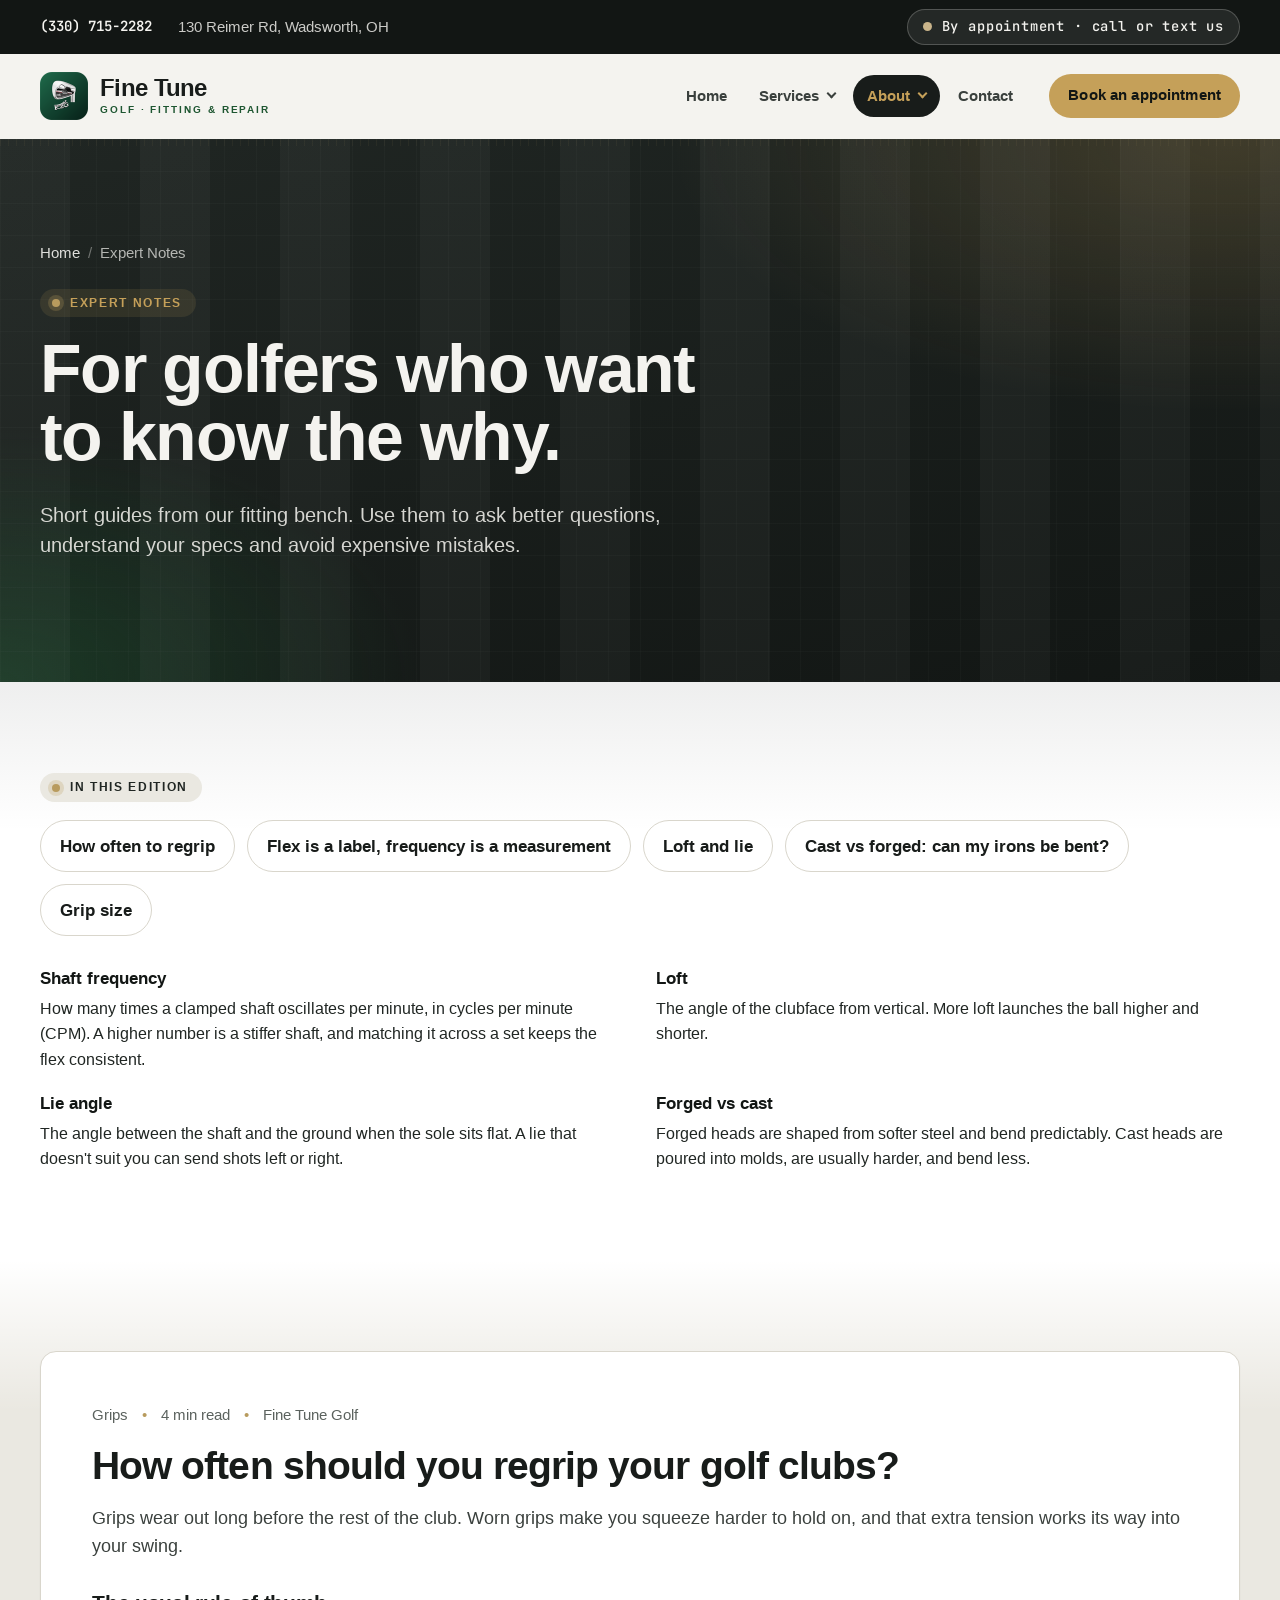
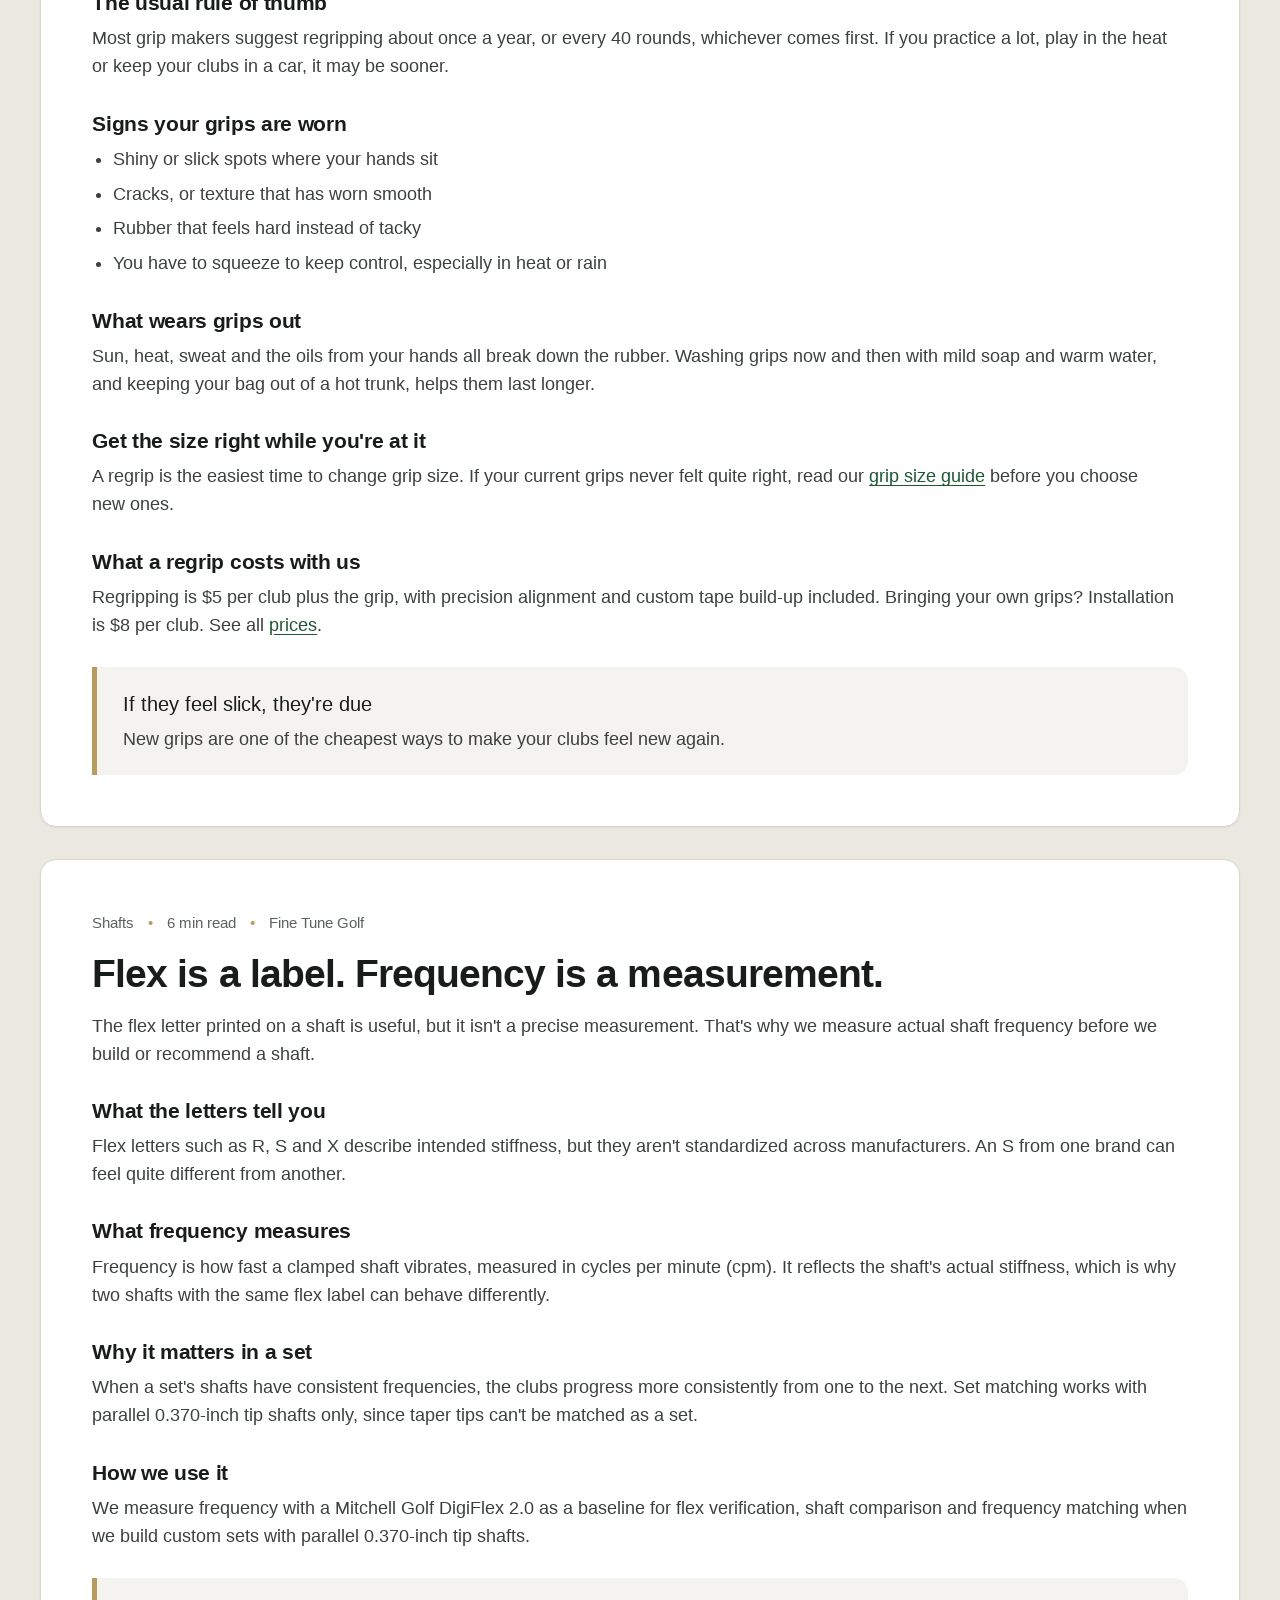
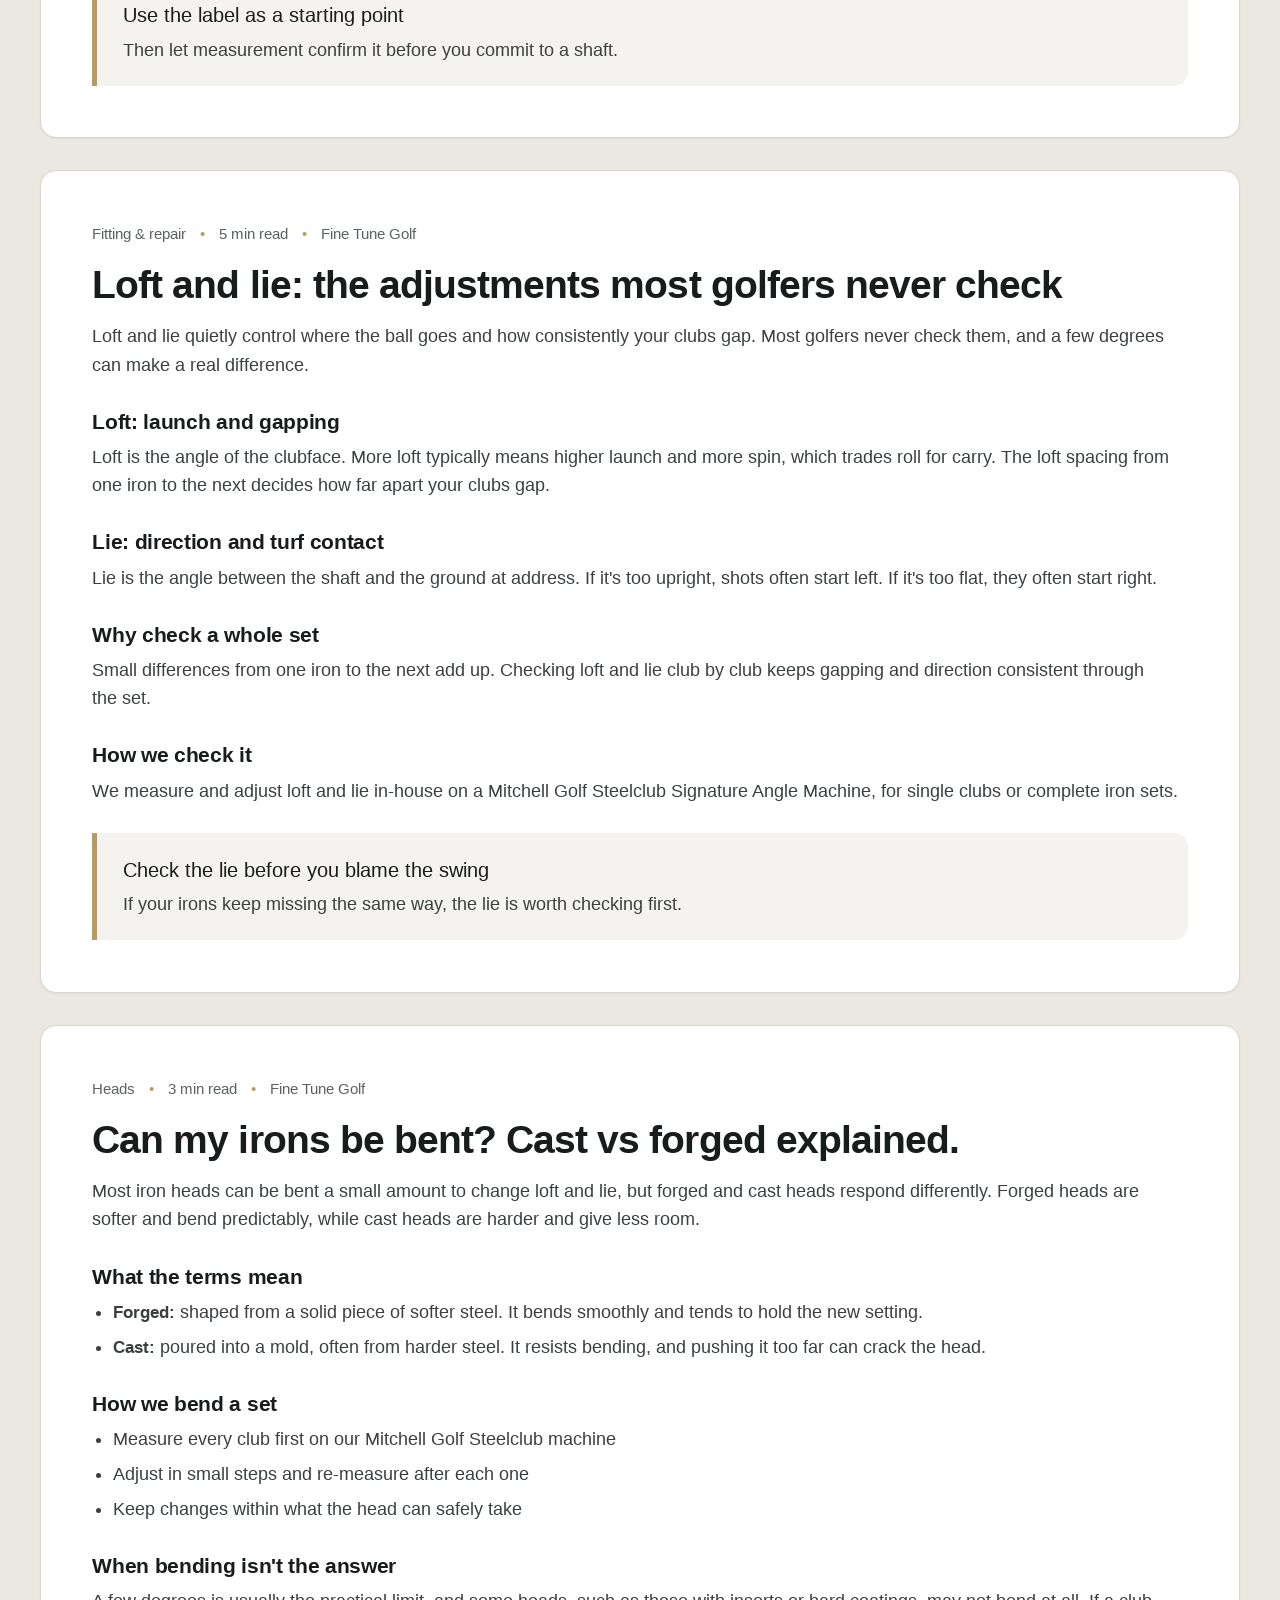
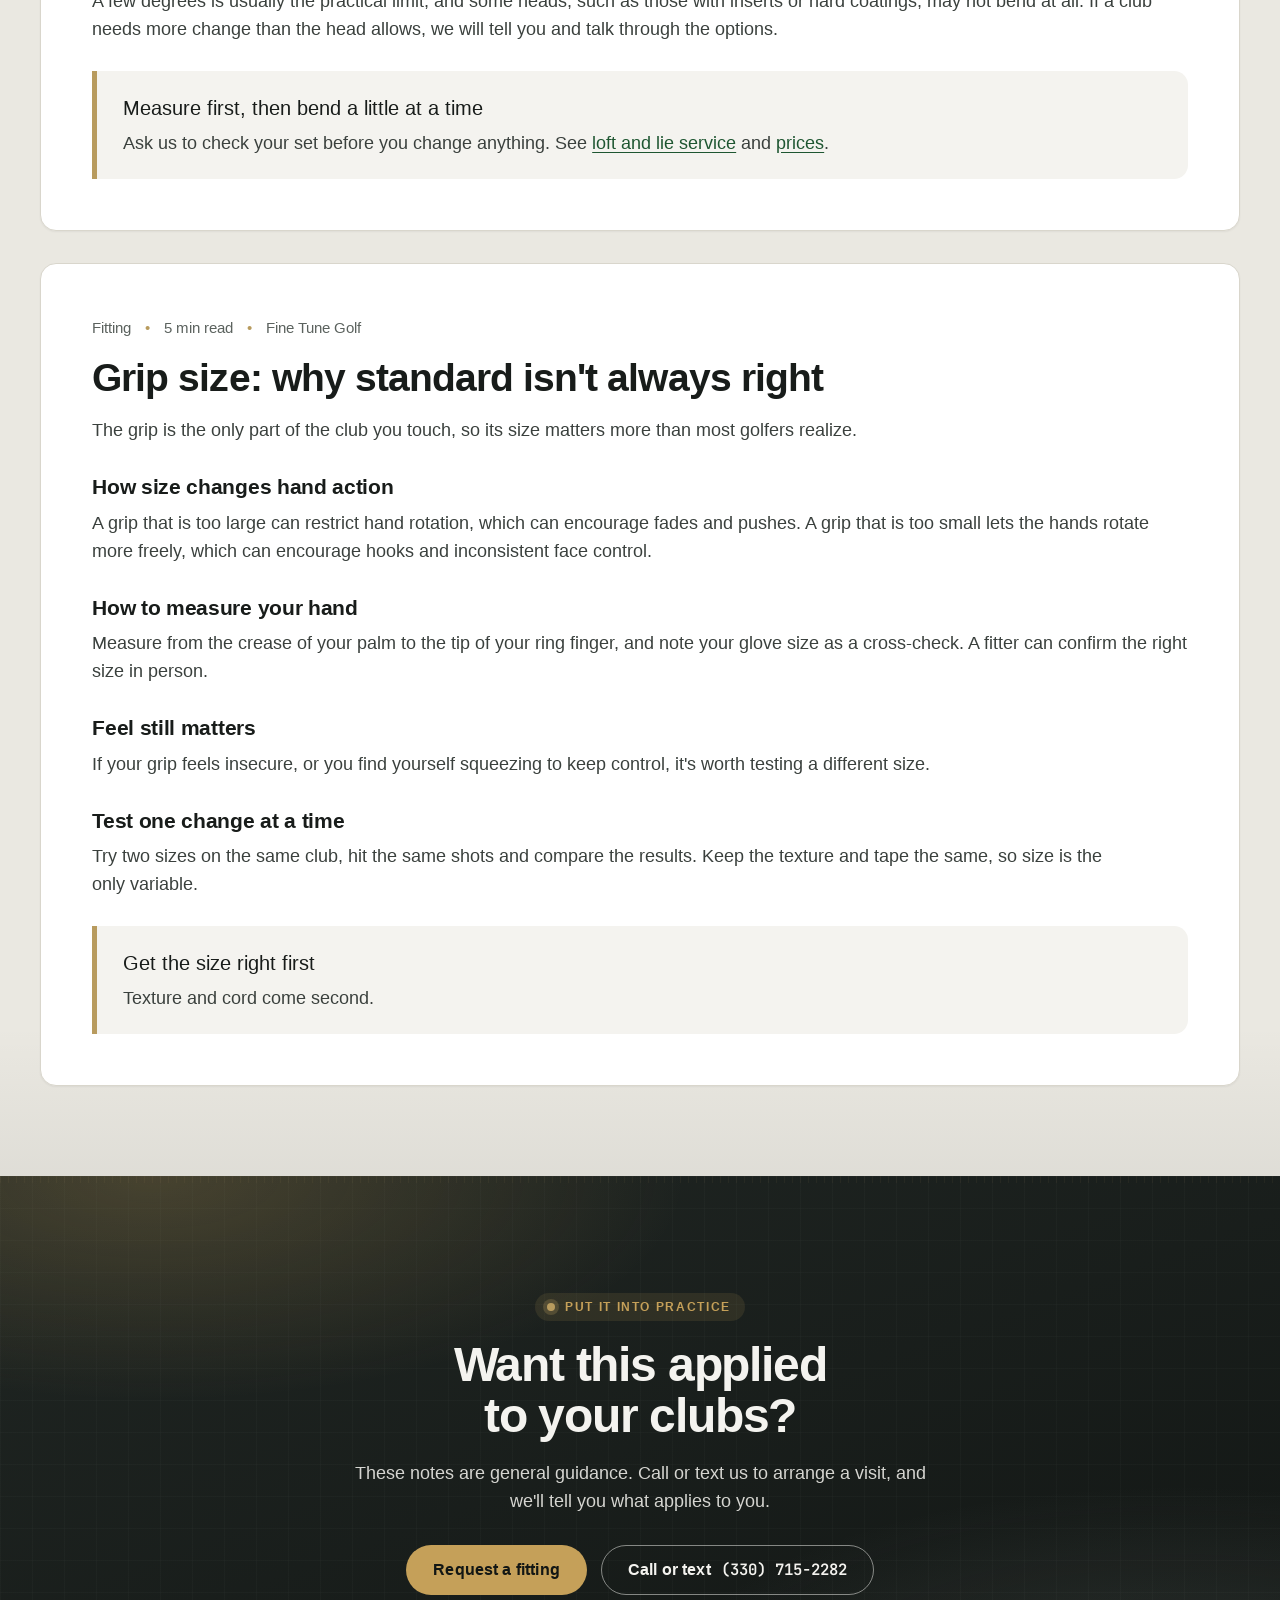
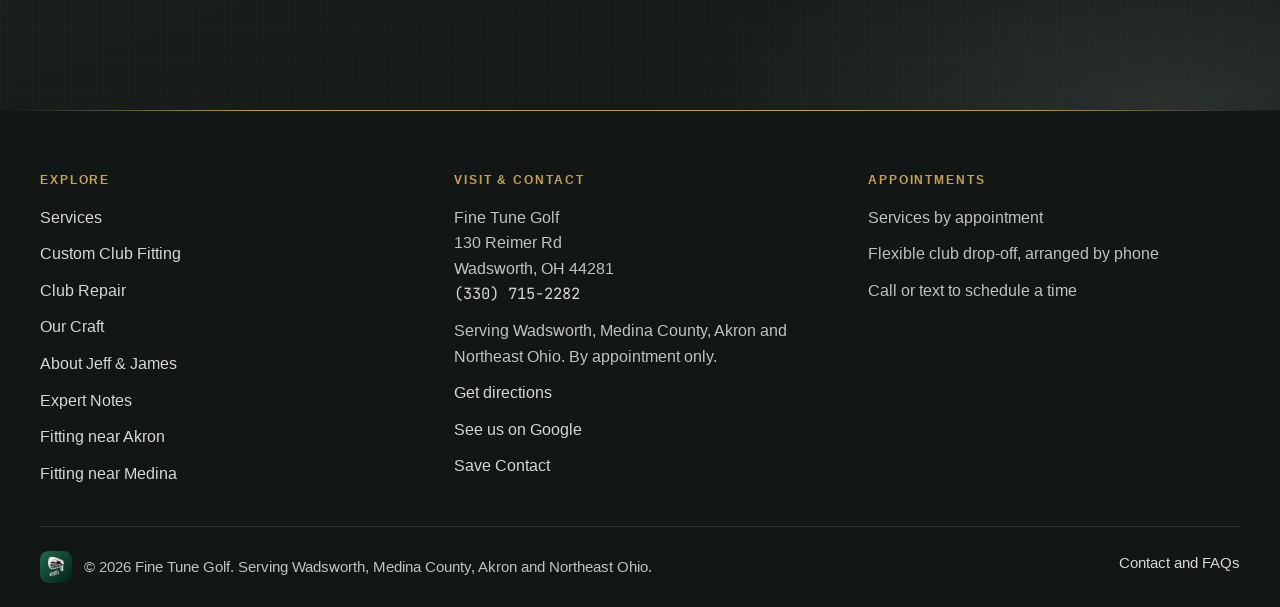
<file: expert-notes.html>
<!doctype html>
<html lang="en">
<head>
  <meta charset="utf-8">
  <meta name="viewport" content="width=device-width, initial-scale=1">
  <title>Golf Club Guides from a Wadsworth, OH Fitter | Fine Tune Golf</title>
  <meta name="description" content="Short golf club guides from Fine Tune Golf in Wadsworth, Ohio: when to regrip, shaft frequency, loft and lie, cast vs forged bending and grip size.">
  <meta property="og:type" content="article">
  <meta property="og:site_name" content="Fine Tune Golf">
  <meta property="og:title" content="Golf Club Guides from a Wadsworth, OH Fitter | Fine Tune Golf">
  <meta property="og:url" content="https://finetunegolf.net/expert-notes.html">
  <meta property="og:description" content="Regripping, shaft frequency, loft and lie, cast vs forged bending and grip size, explained by our fitters.">
  <link rel="canonical" href="https://finetunegolf.net/expert-notes.html">
  <link rel="icon" href="/favicon.svg" type="image/svg+xml">
  <link rel="icon" href="/favicon.ico" sizes="32x32">
  <link rel="icon" href="assets/img/icon-192.png" type="image/png" sizes="192x192">
  <link rel="apple-touch-icon" href="/apple-touch-icon.png">
  <link rel="manifest" href="/site.webmanifest">
  <meta name="theme-color" content="#121614">
  <link rel="preload" href="assets/fonts/plus-jakarta-sans-variable.woff2" as="font" type="font/woff2" crossorigin>
  <link rel="stylesheet" href="assets/css/styles.css">
  <meta property="og:image" content="https://finetunegolf.net/assets/img/og-image.png">
  <meta property="og:image:width" content="1200">
  <meta property="og:image:height" content="630">
  <meta property="og:image:alt" content="Fine Tune Golf: custom club fitting, building and repair in Wadsworth, Ohio">
  <meta name="twitter:card" content="summary_large_image">
  <meta name="twitter:title" content="Golf Club Guides from a Wadsworth, OH Fitter | Fine Tune Golf">
  <meta name="twitter:description" content="Regripping, shaft frequency, loft and lie, cast vs forged bending and grip size, explained by our fitters.">
  <meta name="twitter:image" content="https://finetunegolf.net/assets/img/og-image.png">
  <meta name="twitter:image:alt" content="Fine Tune Golf: custom club fitting, building and repair in Wadsworth, Ohio">
  <script type="application/ld+json">
  {
    "@context": "https://schema.org",
    "@type": "WebPage",
    "name": "Expert Notes: Regripping, Shaft Frequency, Loft & Lie, Grip Size",
    "description": "Practical fitting and repair guides from Fine Tune Golf in Wadsworth, Ohio: shaft frequency, loft and lie, and grip size.",
    "url": "https://finetunegolf.net/expert-notes.html",
    "about": { "@type": "SportingGoodsStore", "@id": "https://finetunegolf.net/#business", "name": "Fine Tune Golf", "url": "https://finetunegolf.net/", "telephone": "+1-330-715-2282", "address": { "@type": "PostalAddress", "streetAddress": "130 Reimer Rd", "addressLocality": "Wadsworth", "addressRegion": "OH", "postalCode": "44281", "addressCountry": "US" } }
  }
  </script>
  <script type="application/ld+json">
  {
    "@context": "https://schema.org",
    "@graph": [
      { "@type": "Article", "headline": "How often should you regrip your golf clubs?", "about": "Golf club regripping", "url": "https://finetunegolf.net/expert-notes.html#regrip", "mainEntityOfPage": "https://finetunegolf.net/expert-notes.html", "image": "https://finetunegolf.net/assets/img/team.webp", "author": { "@type": "Organization", "name": "Fine Tune Golf", "url": "https://finetunegolf.net/" }, "publisher": { "@type": "Organization", "name": "Fine Tune Golf", "url": "https://finetunegolf.net/" } },
      { "@type": "Article", "headline": "Flex is a label. Frequency is a measurement.", "about": "Golf shaft frequency", "url": "https://finetunegolf.net/expert-notes.html#shaft-frequency", "mainEntityOfPage": "https://finetunegolf.net/expert-notes.html", "image": "https://finetunegolf.net/assets/img/team.webp", "author": { "@type": "Organization", "name": "Fine Tune Golf", "url": "https://finetunegolf.net/" }, "publisher": { "@type": "Organization", "name": "Fine Tune Golf", "url": "https://finetunegolf.net/" } },
      { "@type": "Article", "headline": "Loft and lie: the adjustments most golfers never check", "about": "Golf club loft and lie", "url": "https://finetunegolf.net/expert-notes.html#loft-lie", "mainEntityOfPage": "https://finetunegolf.net/expert-notes.html", "image": "https://finetunegolf.net/assets/img/team.webp", "author": { "@type": "Organization", "name": "Fine Tune Golf", "url": "https://finetunegolf.net/" }, "publisher": { "@type": "Organization", "name": "Fine Tune Golf", "url": "https://finetunegolf.net/" } },
      { "@type": "Article", "headline": "Grip size: why standard isn't always right", "about": "Golf grip size", "url": "https://finetunegolf.net/expert-notes.html#grip-size", "mainEntityOfPage": "https://finetunegolf.net/expert-notes.html", "image": "https://finetunegolf.net/assets/img/team.webp", "author": { "@type": "Organization", "name": "Fine Tune Golf", "url": "https://finetunegolf.net/" }, "publisher": { "@type": "Organization", "name": "Fine Tune Golf", "url": "https://finetunegolf.net/" } }
    ]
  }
  </script>
</head>
<body>
<a class="skip-link" href="#main">Skip to main content</a>


<div class="topbar">
  <div class="container topbar-inner">
    <div class="topbar-items">
      <a href="tel:+13307152282"><span class="mono">(330) 715-2282</span></a>
      <span>130 Reimer Rd, Wadsworth, OH</span>
    </div>
    <span class="status-pill">By appointment &middot; call or text us</span>
  </div>
</div>

<header class="site-header">
  <div class="container nav-wrap">
    <a class="brand" href="index.html" aria-label="Fine Tune Golf home">
      <img src="assets/img/logo-mark.webp" srcset="assets/img/logo-mark@2x.webp 2x" width="46" height="46" alt="">
      <span class="brand-text">
        <span class="brand-name">Fine Tune</span>
        <span class="brand-sub">Golf &middot; Fitting &amp; Repair</span>
      </span>
    </a>
    <button class="nav-toggle" type="button" aria-controls="primary-nav" aria-expanded="false" aria-label="Open menu">
      <span></span><span></span><span></span>
    </button>
    <nav class="primary-nav" id="primary-nav" aria-label="Main navigation">
      <ul>
        <li><a href="index.html">Home</a></li>
        <li class="has-sub">
          <a href="services.html">Services</a>
          <button class="sub-toggle" type="button" aria-expanded="false" aria-controls="services-menu" aria-label="Show service pages"></button>
          <ul class="sub-menu" id="services-menu">
            <li><a href="fitting.html">Custom Club Fitting</a></li>
            <li><a href="repair.html">Club Repair</a></li>
          </ul>
        </li>
        <li class="has-sub">
          <a href="about.html" aria-current="true">About</a>
          <button class="sub-toggle" type="button" aria-expanded="false" aria-controls="about-menu" aria-label="Show about pages"></button>
          <ul class="sub-menu" id="about-menu">
            <li><a href="about.html">Our Story</a></li>
            <li><a href="craft.html">Our Craft &amp; KZG</a></li>
            <li><a href="expert-notes.html" aria-current="page">Expert Notes</a></li>
          </ul>
        </li>
        <li><a href="contact.html">Contact</a></li>
      </ul>
      <a class="btn btn-gold btn-sm nav-cta" href="contact.html?service=custom-fitting#booking">Book an appointment</a>
    </nav>
  </div>
</header>

<main id="main">

  <section class="page-hero">
    <div class="container">
      <nav class="breadcrumb" aria-label="Breadcrumb">
        <ol>
          <li><a href="index.html">Home</a></li>
          <li aria-current="page">Expert Notes</li>
        </ol>
      </nav>
      <p class="eyebrow">Expert notes</p>
      <h1>For golfers who want to know the why.</h1>
      <p class="lead">Short guides from our fitting bench. Use them to ask better questions, understand your specs and avoid expensive mistakes.</p>
    </div>
  </section>

  <section class="section section-white" aria-label="Articles in this edition">
    <div class="container">
      <p class="eyebrow">In this edition</p>
      <ul class="toc">
        <li><a href="#regrip">How often to regrip</a></li>
        <li><a href="#shaft-frequency">Flex is a label, frequency is a measurement</a></li>
        <li><a href="#loft-lie">Loft and lie</a></li>
        <li><a href="#cast-forged">Cast vs forged: can my irons be bent?</a></li>
        <li><a href="#grip-size">Grip size</a></li>
      </ul>

      <dl class="quick-defs">
        <div><dt>Shaft frequency</dt><dd>How many times a clamped shaft oscillates per minute, in cycles per minute (CPM). A higher number is a stiffer shaft, and matching it across a set keeps the flex consistent.</dd></div>
        <div><dt>Loft</dt><dd>The angle of the clubface from vertical. More loft launches the ball higher and shorter.</dd></div>
        <div><dt>Lie angle</dt><dd>The angle between the shaft and the ground when the sole sits flat. A lie that doesn't suit you can send shots left or right.</dd></div>
        <div><dt>Forged vs cast</dt><dd>Forged heads are shaped from softer steel and bend predictably. Cast heads are poured into molds, are usually harder, and bend less.</dd></div>
      </dl>
    </div>
  </section>

  <section class="section section-alt">
    <div class="container">

      <article class="article reveal" id="regrip" aria-labelledby="regrip-title">
        <div class="article-meta">
          <span>Grips</span>
          <span>4 min read</span>
          <span>Fine Tune Golf</span>
        </div>
        <h2 id="regrip-title">How often should you regrip your golf clubs?</h2>
        <p>Grips wear out long before the rest of the club. Worn grips make you squeeze harder to hold on, and that extra tension works its way into your swing.</p>

        <h3>The usual rule of thumb</h3>
        <p>Most grip makers suggest regripping about once a year, or every 40 rounds, whichever comes first. If you practice a lot, play in the heat or keep your clubs in a car, it may be sooner.</p>

        <h3>Signs your grips are worn</h3>
        <ul>
          <li>Shiny or slick spots where your hands sit</li>
          <li>Cracks, or texture that has worn smooth</li>
          <li>Rubber that feels hard instead of tacky</li>
          <li>You have to squeeze to keep control, especially in heat or rain</li>
        </ul>

        <h3>What wears grips out</h3>
        <p>Sun, heat, sweat and the oils from your hands all break down the rubber. Washing grips now and then with mild soap and warm water, and keeping your bag out of a hot trunk, helps them last longer.</p>

        <h3>Get the size right while you're at it</h3>
        <p>A regrip is the easiest time to change grip size. If your current grips never felt quite right, read our <a href="#grip-size">grip size guide</a> before you choose new ones.</p>

        <h3>What a regrip costs with us</h3>
        <p>Regripping is $5 per club plus the grip, with precision alignment and custom tape build-up included. Bringing your own grips? Installation is $8 per club. See all <a href="services.html#pricing">prices</a>.</p>

        <div class="takeaway">
          <strong>If they feel slick, they're due</strong>
          <p>New grips are one of the cheapest ways to make your clubs feel new again.</p>
        </div>
      </article>

      <article class="article reveal" id="shaft-frequency" aria-labelledby="shaft-title">
        <div class="article-meta">
          <span>Shafts</span>
          <span>6 min read</span>
          <span>Fine Tune Golf</span>
        </div>
        <h2 id="shaft-title">Flex is a label. Frequency is a measurement.</h2>
        <p>The flex letter printed on a shaft is useful, but it isn't a precise measurement. That's why we measure actual shaft frequency before we build or recommend a shaft.</p>

        <h3>What the letters tell you</h3>
        <p>Flex letters such as R, S and X describe intended stiffness, but they aren't standardized across manufacturers. An S from one brand can feel quite different from another.</p>

        <h3>What frequency measures</h3>
        <p>Frequency is how fast a clamped shaft vibrates, measured in cycles per minute (cpm). It reflects the shaft's actual stiffness, which is why two shafts with the same flex label can behave differently.</p>

        <h3>Why it matters in a set</h3>
        <p>When a set's shafts have consistent frequencies, the clubs progress more consistently from one to the next. Set matching works with parallel 0.370-inch tip shafts only, since taper tips can't be matched as a set.</p>

        <h3>How we use it</h3>
        <p>We measure frequency with a Mitchell Golf DigiFlex 2.0 as a baseline for flex verification, shaft comparison and frequency matching when we build custom sets with parallel 0.370-inch tip shafts.</p>

        <div class="takeaway">
          <strong>Use the label as a starting point</strong>
          <p>Then let measurement confirm it before you commit to a shaft.</p>
        </div>
      </article>

      <article class="article reveal" id="loft-lie" aria-labelledby="loft-title">
        <div class="article-meta">
          <span>Fitting &amp; repair</span>
          <span>5 min read</span>
          <span>Fine Tune Golf</span>
        </div>
        <h2 id="loft-title">Loft and lie: the adjustments most golfers never check</h2>
        <p>Loft and lie quietly control where the ball goes and how consistently your clubs gap. Most golfers never check them, and a few degrees can make a real difference.</p>

        <h3>Loft: launch and gapping</h3>
        <p>Loft is the angle of the clubface. More loft typically means higher launch and more spin, which trades roll for carry. The loft spacing from one iron to the next decides how far apart your clubs gap.</p>

        <h3>Lie: direction and turf contact</h3>
        <p>Lie is the angle between the shaft and the ground at address. If it's too upright, shots often start left. If it's too flat, they often start right.</p>

        <h3>Why check a whole set</h3>
        <p>Small differences from one iron to the next add up. Checking loft and lie club by club keeps gapping and direction consistent through the set.</p>

        <h3>How we check it</h3>
        <p>We measure and adjust loft and lie in-house on a Mitchell Golf Steelclub Signature Angle Machine, for single clubs or complete iron sets.</p>

        <div class="takeaway">
          <strong>Check the lie before you blame the swing</strong>
          <p>If your irons keep missing the same way, the lie is worth checking first.</p>
        </div>
      </article>

            <article class="article reveal" id="cast-forged" aria-labelledby="cast-forged-title">
        <div class="article-meta">
          <span>Heads</span>
          <span>3 min read</span>
          <span>Fine Tune Golf</span>
        </div>
        <h2 id="cast-forged-title">Can my irons be bent? Cast vs forged explained.</h2>
        <p>Most iron heads can be bent a small amount to change loft and lie, but forged and cast heads respond differently. Forged heads are softer and bend predictably, while cast heads are harder and give less room.</p>

        <h3>What the terms mean</h3>
        <ul>
          <li><strong>Forged:</strong> shaped from a solid piece of softer steel. It bends smoothly and tends to hold the new setting.</li>
          <li><strong>Cast:</strong> poured into a mold, often from harder steel. It resists bending, and pushing it too far can crack the head.</li>
        </ul>

        <h3>How we bend a set</h3>
        <ul>
          <li>Measure every club first on our Mitchell Golf Steelclub machine</li>
          <li>Adjust in small steps and re-measure after each one</li>
          <li>Keep changes within what the head can safely take</li>
        </ul>

        <h3>When bending isn't the answer</h3>
        <p>A few degrees is usually the practical limit, and some heads, such as those with inserts or hard coatings, may not bend at all. If a club needs more change than the head allows, we will tell you and talk through the options.</p>

        <div class="takeaway">
          <strong>Measure first, then bend a little at a time</strong>
          <p>Ask us to check your set before you change anything. See <a href="repair.html#loft-title">loft and lie service</a> and <a href="services.html#pricing">prices</a>.</p>
        </div>
      </article>

<article class="article reveal" id="grip-size" aria-labelledby="grip-title">
        <div class="article-meta">
          <span>Fitting</span>
          <span>5 min read</span>
          <span>Fine Tune Golf</span>
        </div>
        <h2 id="grip-title">Grip size: why standard isn't always right</h2>
        <p>The grip is the only part of the club you touch, so its size matters more than most golfers realize.</p>

        <h3>How size changes hand action</h3>
        <p>A grip that is too large can restrict hand rotation, which can encourage fades and pushes. A grip that is too small lets the hands rotate more freely, which can encourage hooks and inconsistent face control.</p>

        <h3>How to measure your hand</h3>
        <p>Measure from the crease of your palm to the tip of your ring finger, and note your glove size as a cross-check. A fitter can confirm the right size in person.</p>

        <h3>Feel still matters</h3>
        <p>If your grip feels insecure, or you find yourself squeezing to keep control, it's worth testing a different size.</p>

        <h3>Test one change at a time</h3>
        <p>Try two sizes on the same club, hit the same shots and compare the results. Keep the texture and tape the same, so size is the only variable.</p>

        <div class="takeaway">
          <strong>Get the size right first</strong>
          <p>Texture and cord come second.</p>
        </div>
      </article>

    </div>
  </section>

  <section class="cta-band" aria-labelledby="cta-title">
    <div class="container">
      <p class="eyebrow">Put it into practice</p>
      <h2 id="cta-title">Want this applied to your clubs?</h2>
      <p>These notes are general guidance. Call or text us to arrange a visit, and we'll tell you what applies to you.</p>
      <div class="btn-row reveal">
        <a class="btn btn-gold" href="contact.html?service=custom-fitting#booking">Request a fitting</a>
        <a class="btn btn-outline-light" href="tel:+13307152282">Call or text <span class="mono">(330) 715-2282</span></a>
      </div>
    </div>
  </section>

</main>

<footer class="site-footer">
  <div class="container footer-grid">
    <div>
      <h2>Explore</h2>
      <ul>
        <li><a href="services.html">Services</a></li>
        <li><a href="fitting.html">Custom Club Fitting</a></li>
        <li><a href="repair.html">Club Repair</a></li>
        <li><a href="craft.html">Our Craft</a></li>
        <li><a href="about.html">About Jeff &amp; James</a></li>
        <li><a href="expert-notes.html">Expert Notes</a></li>
        <li><a href="golf-club-fitting-akron-oh.html">Fitting near Akron</a></li>
        <li><a href="golf-club-fitting-medina-oh.html">Fitting near Medina</a></li>
      </ul>
    </div>
    <div>
      <h2>Visit &amp; Contact</h2>
      <ul>
        <li><address>Fine Tune Golf<br>130 Reimer Rd<br>Wadsworth, OH 44281<br><a href="tel:+13307152282"><span class="mono">(330) 715-2282</span></a></address></li>
        <li>Serving Wadsworth, Medina County, Akron and Northeast Ohio. By appointment only.</li>
        <li><a href="https://www.google.com/maps/dir/?api=1&amp;destination=130+Reimer+Rd%2C+Wadsworth%2C+OH+44281" target="_blank" rel="noopener">Get directions</a></li>
        <li><a href="https://maps.app.goo.gl/mqLa4XzYkEKV1N688" target="_blank" rel="noopener">See us on Google</a></li>
        <li><a href="FineTuneGolf.vcf" download="FineTuneGolf.vcf" type="text/vcard">Save Contact</a></li>
      </ul>
    </div>
    <div>
      <h2>Appointments</h2>
      <ul>
        <li>Services by appointment</li>
        <li>Flexible club drop-off, arranged by phone</li>
        <li>Call or text to schedule a time</li>
      </ul>
    </div>
  </div>
  <div class="container footer-bottom">
    <p class="footer-mark"><img src="assets/img/logo-mark.webp" width="32" height="32" alt=""><span>&copy; <span data-year>2026</span> Fine Tune Golf. Serving Wadsworth, Medina County, Akron and Northeast Ohio.</span></p>
    <p><a href="contact.html">Contact and FAQs</a></p>
  </div>
</footer>

<nav class="mobile-bar" aria-label="Quick actions">
  <a href="tel:+13307152282">Call</a>
  <a href="https://www.google.com/maps/dir/?api=1&amp;destination=130+Reimer+Rd%2C+Wadsworth%2C+OH+44281" target="_blank" rel="noopener">Directions</a>
  <a href="contact.html#booking">Book now</a>
</nav>

<script src="assets/js/main.js" defer></script>
</body>
</html>
</file>
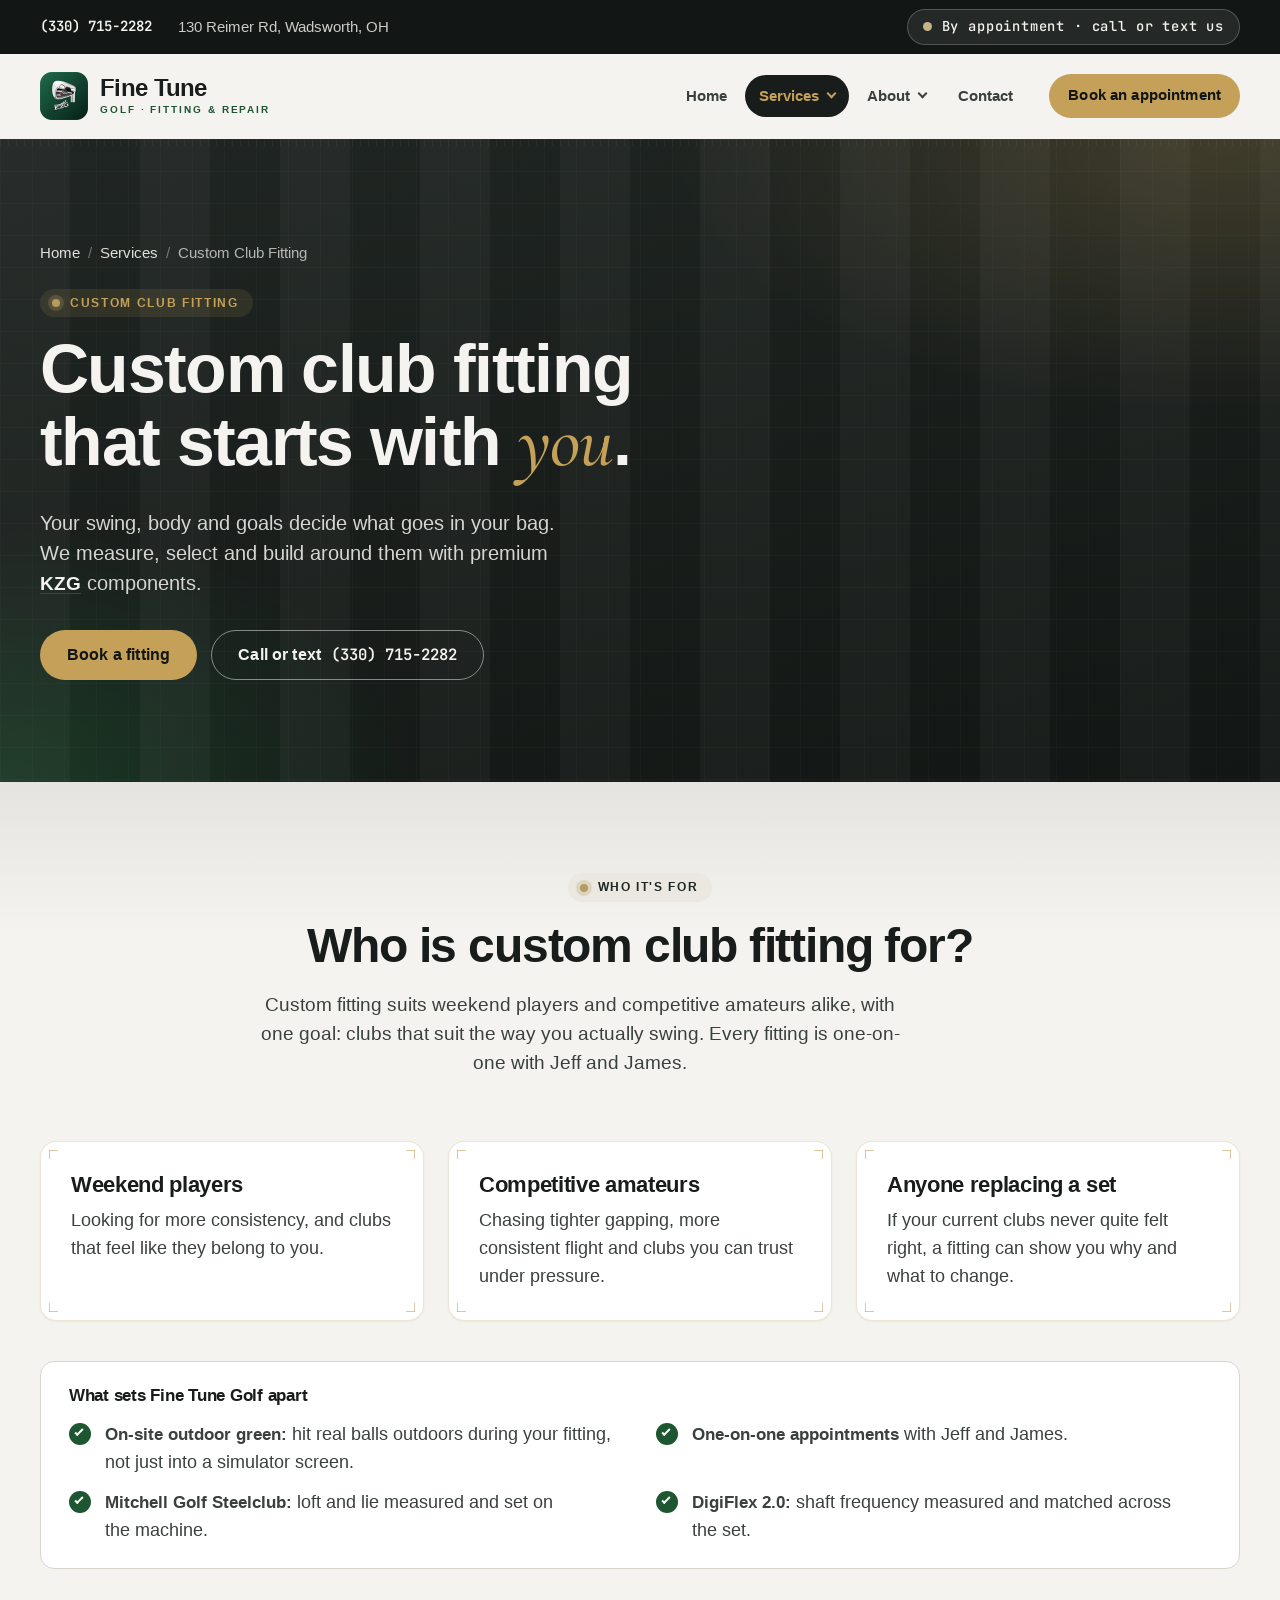
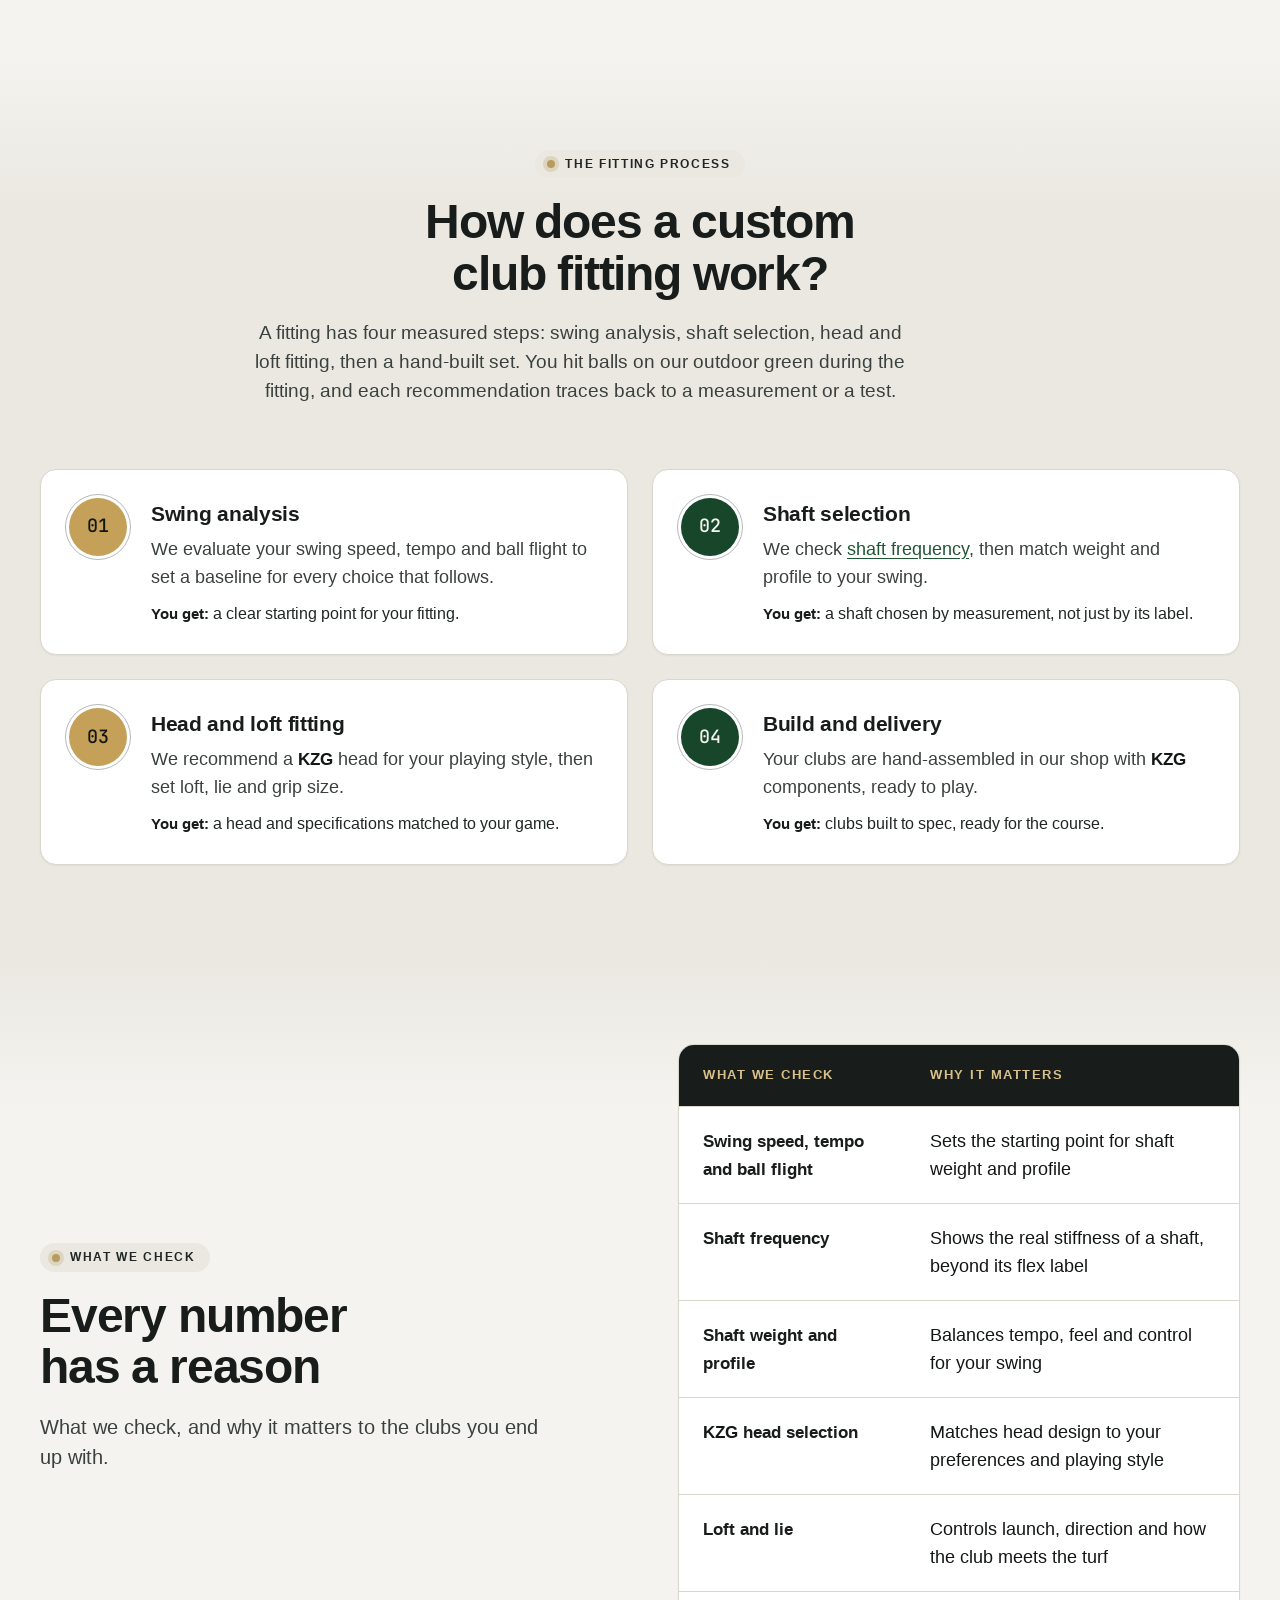
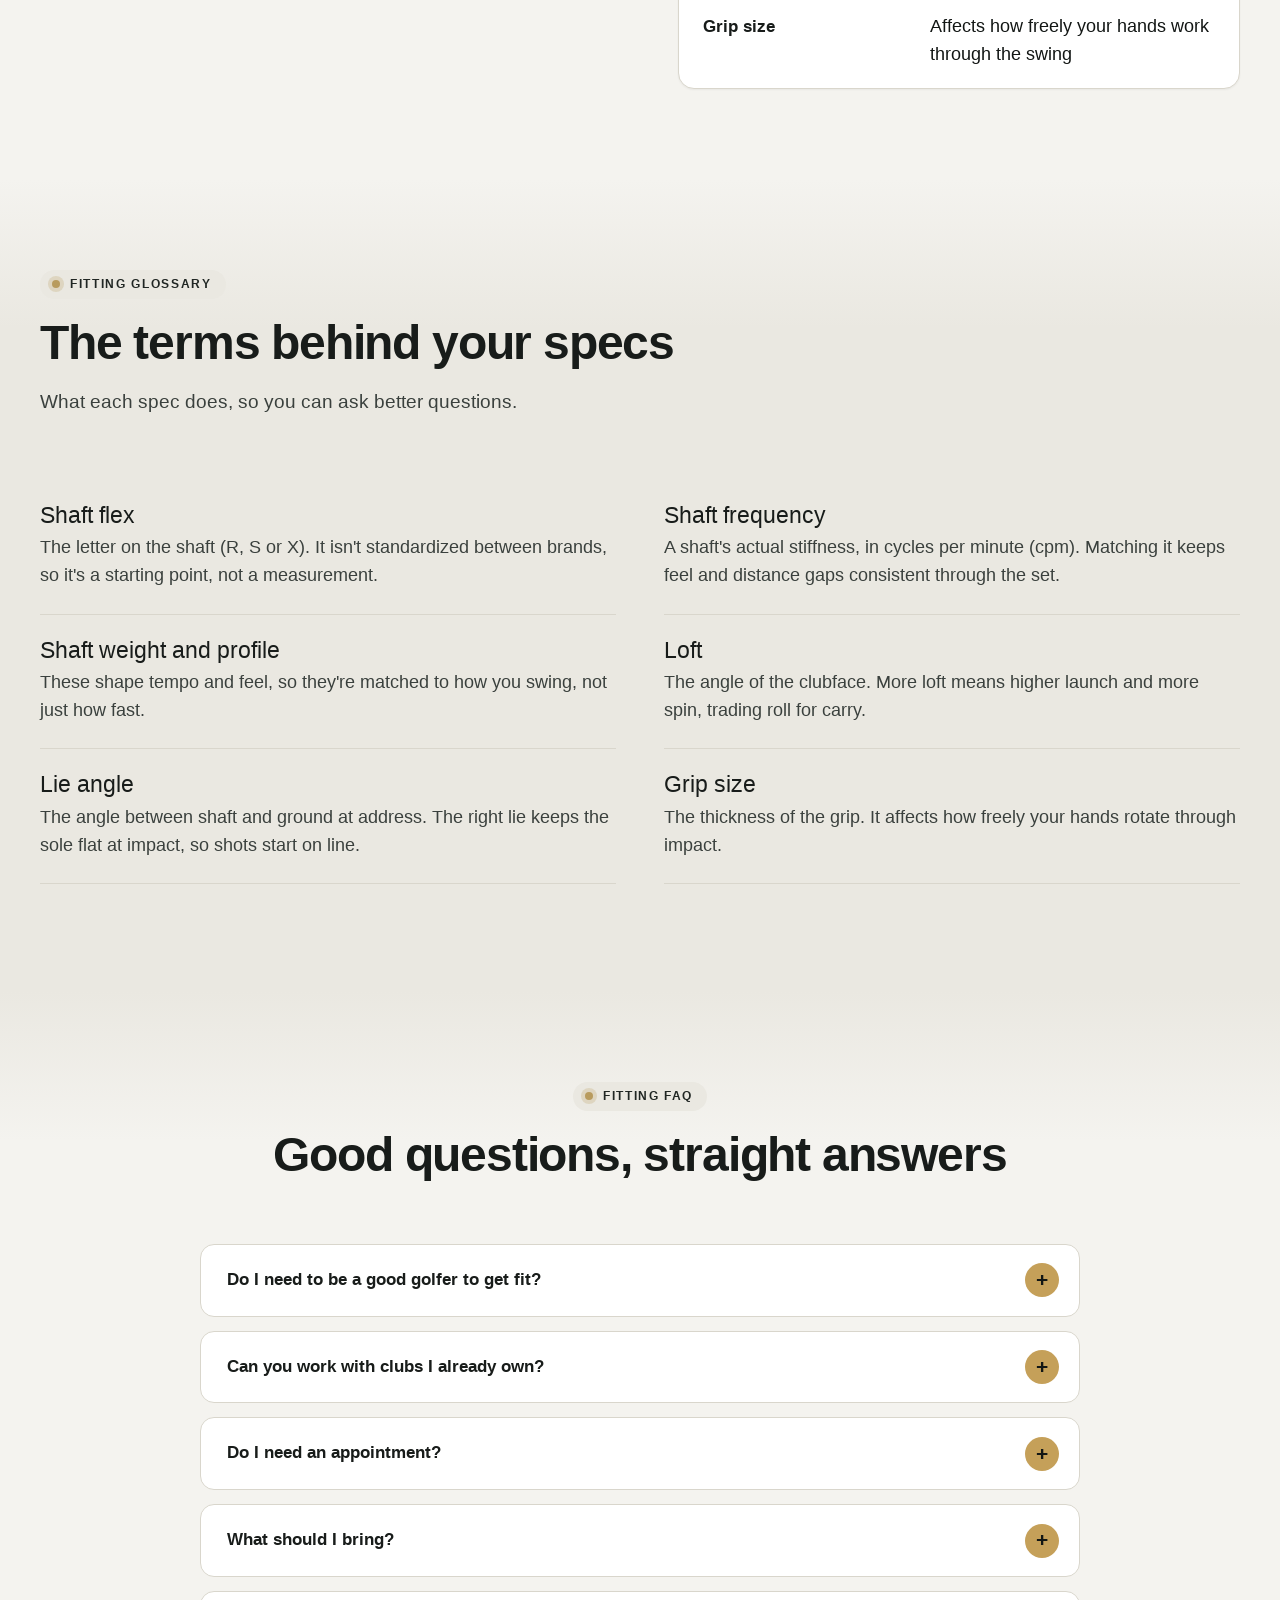
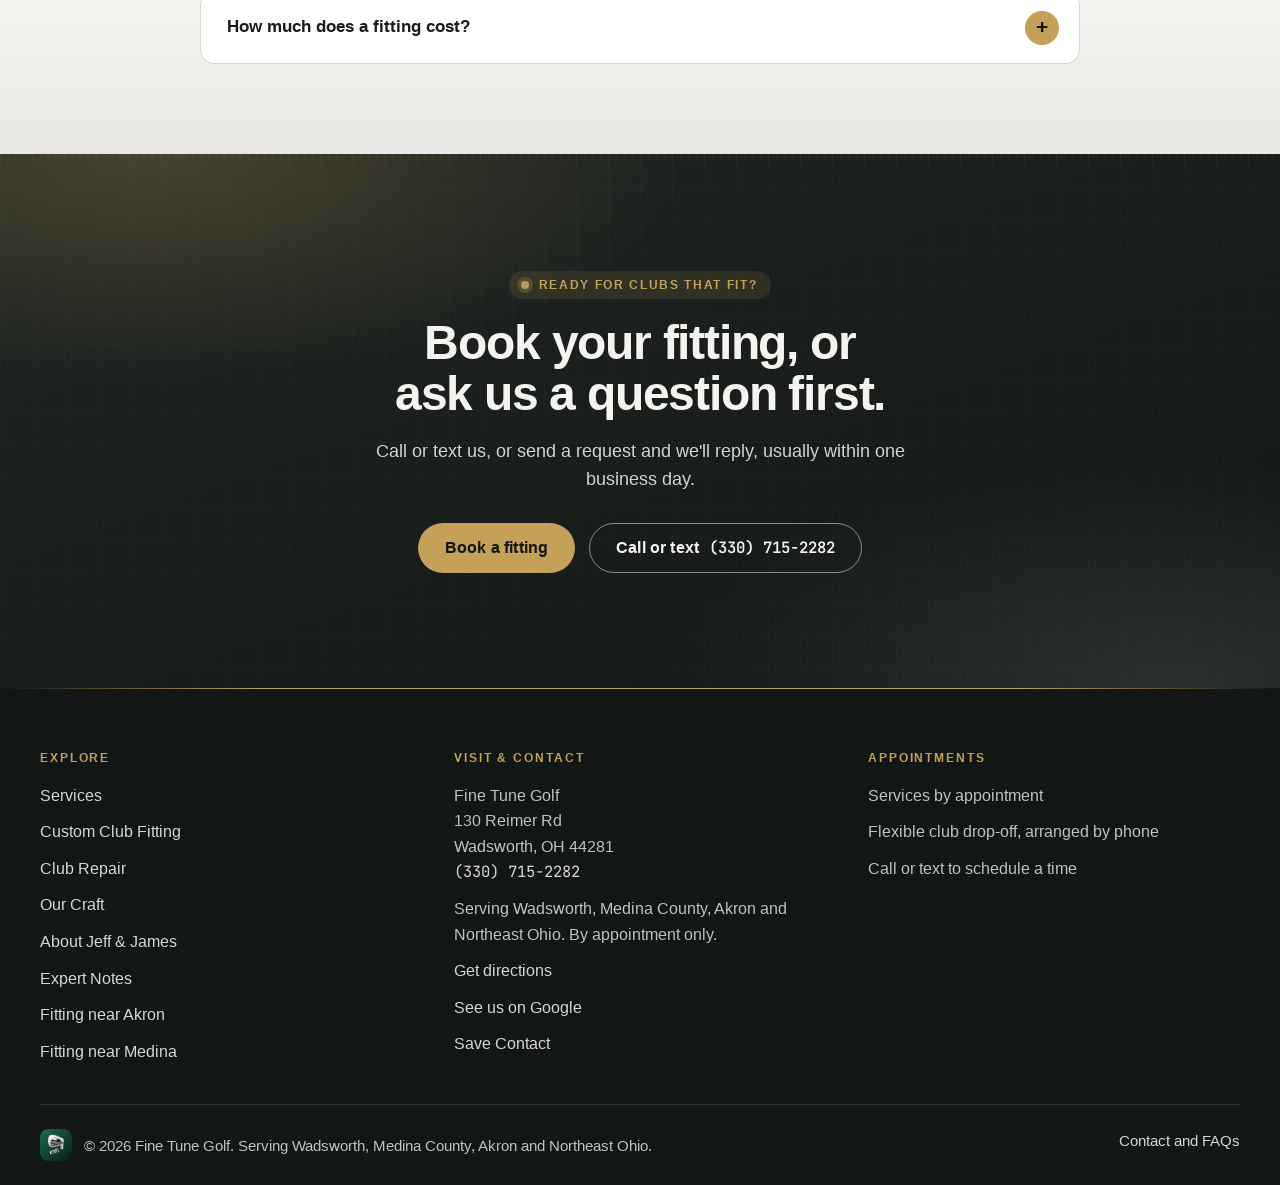
<file: fitting.html>
<!doctype html>
<html lang="en">
<head>
  <meta charset="utf-8">
  <meta name="viewport" content="width=device-width, initial-scale=1">
  <title>Custom Golf Club Fitting in Wadsworth, OH | Fine Tune Golf</title>
  <meta name="description" content="Custom golf club fitting in Wadsworth, Ohio by a KZG Authorized Fitter: swing analysis, measured shafts, loft and lie, and real shots on our outdoor green.">
  <meta property="og:type" content="website">
  <meta property="og:site_name" content="Fine Tune Golf">
  <meta property="og:title" content="Custom Golf Club Fitting in Wadsworth, OH | Fine Tune Golf">
  <meta property="og:url" content="https://finetunegolf.net/fitting.html">
  <meta property="og:description" content="One-on-one club fitting with Jeff and James: swing analysis, frequency-measured shafts and KZG components, in Wadsworth, Ohio.">
  <link rel="canonical" href="https://finetunegolf.net/fitting.html">
  <link rel="icon" href="/favicon.svg" type="image/svg+xml">
  <link rel="icon" href="/favicon.ico" sizes="32x32">
  <link rel="icon" href="assets/img/icon-192.png" type="image/png" sizes="192x192">
  <link rel="apple-touch-icon" href="/apple-touch-icon.png">
  <link rel="manifest" href="/site.webmanifest">
  <meta name="theme-color" content="#121614">
  <link rel="preload" href="assets/fonts/plus-jakarta-sans-variable.woff2" as="font" type="font/woff2" crossorigin>
  <link rel="stylesheet" href="assets/css/styles.css">
  <meta property="og:image" content="https://finetunegolf.net/assets/img/og-image.png">
  <meta property="og:image:width" content="1200">
  <meta property="og:image:height" content="630">
  <meta property="og:image:alt" content="Fine Tune Golf: custom club fitting, building and repair in Wadsworth, Ohio">
  <meta name="twitter:card" content="summary_large_image">
  <meta name="twitter:title" content="Custom Golf Club Fitting in Wadsworth, OH | Fine Tune Golf">
  <meta name="twitter:description" content="One-on-one club fitting with Jeff and James: swing analysis, frequency-measured shafts and KZG components, in Wadsworth, Ohio.">
  <meta name="twitter:image" content="https://finetunegolf.net/assets/img/og-image.png">
  <meta name="twitter:image:alt" content="Fine Tune Golf: custom club fitting, building and repair in Wadsworth, Ohio">
  <script type="application/ld+json">
  {
    "@context": "https://schema.org",
    "@type": "Service",
    "name": "Custom golf club fitting in Wadsworth, Ohio",
    "serviceType": "Custom golf club fitting",
    "description": "Custom golf club fitting with swing analysis, frequency-measured shaft selection, KZG heads, and loft, lie and grip matched to the golfer. Services are by appointment.",
    "url": "https://finetunegolf.net/fitting.html",
    "provider": {
      "@type": "SportingGoodsStore", "@id": "https://finetunegolf.net/#business",
      "name": "Fine Tune Golf",
      "url": "https://finetunegolf.net/",
      "telephone": "+1-330-715-2282",
      "address": { "@type": "PostalAddress", "streetAddress": "130 Reimer Rd", "addressLocality": "Wadsworth", "addressRegion": "OH", "postalCode": "44281", "addressCountry": "US" }
    },
    "areaServed": ["Wadsworth, Ohio", "Medina County, Ohio", "Wadsworth and surrounding areas, Ohio", "Cuyahoga Falls, Ohio", "Wooster, Ohio", "Canton, Ohio", "Cleveland, Ohio", "Northeast Ohio"]
  }
  </script>
  <script type="application/ld+json">
  {
    "@context": "https://schema.org",
    "@type": "FAQPage",
    "url": "https://finetunegolf.net/fitting.html",
    "mainEntity": [
      { "@type": "Question", "name": "Do I need to be a good golfer to get fit?", "acceptedAnswer": { "@type": "Answer", "text": "No. We fit every level, from weekend players to competitive amateurs." } },
      { "@type": "Question", "name": "Can you work with clubs I already own?", "acceptedAnswer": { "@type": "Answer", "text": "Often, yes. Loft and lie, reshafting and regripping all work on clubs you own, and we'll tell you honestly when it's worth it." } },
      { "@type": "Question", "name": "Do I need an appointment?", "acceptedAnswer": { "@type": "Answer", "text": "Yes. Fittings are by appointment, so call or text (330) 715-2282 to arrange a time that suits you." } },
      { "@type": "Question", "name": "What should I bring?", "acceptedAnswer": { "@type": "Answer", "text": "Bring the clubs you play now, if you have them. Notes on your typical misses and what you want to change also help." } },
      { "@type": "Question", "name": "How much does a fitting cost?", "acceptedAnswer": { "@type": "Answer", "text": "Prices for reshafts, grips, loft and lie and builds are on our Services page (labor only, parts extra). To ask about your fitting, call or text (330) 715-2282." } }
    ]
  }
  </script>
</head>
<body>
<a class="skip-link" href="#main">Skip to main content</a>


<div class="topbar">
  <div class="container topbar-inner">
    <div class="topbar-items">
      <a href="tel:+13307152282"><span class="mono">(330) 715-2282</span></a>
      <span>130 Reimer Rd, Wadsworth, OH</span>
    </div>
    <span class="status-pill">By appointment &middot; call or text us</span>
  </div>
</div>

<header class="site-header">
  <div class="container nav-wrap">
    <a class="brand" href="index.html" aria-label="Fine Tune Golf home">
      <img src="assets/img/logo-mark.webp" srcset="assets/img/logo-mark@2x.webp 2x" width="46" height="46" alt="">
      <span class="brand-text">
        <span class="brand-name">Fine Tune</span>
        <span class="brand-sub">Golf &middot; Fitting &amp; Repair</span>
      </span>
    </a>
    <button class="nav-toggle" type="button" aria-controls="primary-nav" aria-expanded="false" aria-label="Open menu">
      <span></span><span></span><span></span>
    </button>
    <nav class="primary-nav" id="primary-nav" aria-label="Main navigation">
      <ul>
        <li><a href="index.html">Home</a></li>
        <li class="has-sub">
          <a href="services.html" aria-current="true">Services</a>
          <button class="sub-toggle" type="button" aria-expanded="false" aria-controls="services-menu" aria-label="Show service pages"></button>
          <ul class="sub-menu" id="services-menu">
            <li><a href="fitting.html" aria-current="page">Custom Club Fitting</a></li>
            <li><a href="repair.html">Club Repair</a></li>
          </ul>
        </li>
        <li class="has-sub">
          <a href="about.html">About</a>
          <button class="sub-toggle" type="button" aria-expanded="false" aria-controls="about-menu" aria-label="Show about pages"></button>
          <ul class="sub-menu" id="about-menu">
            <li><a href="about.html">Our Story</a></li>
            <li><a href="craft.html">Our Craft &amp; KZG</a></li>
            <li><a href="expert-notes.html">Expert Notes</a></li>
          </ul>
        </li>
        <li><a href="contact.html">Contact</a></li>
      </ul>
      <a class="btn btn-gold btn-sm nav-cta" href="contact.html?service=custom-fitting#booking">Book an appointment</a>
    </nav>
  </div>
</header>

<main id="main">

  <section class="page-hero">
    <div class="container">
      <nav class="breadcrumb" aria-label="Breadcrumb">
        <ol>
          <li><a href="index.html">Home</a></li>
          <li><a href="services.html">Services</a></li>
          <li aria-current="page">Custom Club Fitting</li>
        </ol>
      </nav>
      <p class="eyebrow">Custom club fitting</p>
      <h1>Custom club fitting that starts with <em>you</em>.</h1>
      <p class="lead">Your swing, body and goals decide what goes in your bag. We measure, select and build around them with premium <a href="https://kzg.com/" target="_blank" rel="noopener"><span class="kzg-chrome">KZG</span></a> components.</p>
      <div class="btn-row">
        <a class="btn btn-gold" href="contact.html?service=custom-fitting#booking">Book a fitting</a>
        <a class="btn btn-outline-light" href="tel:+13307152282">Call or text <span class="mono">(330) 715-2282</span></a>
      </div>
    </div>
  </section>

  <section class="section" aria-labelledby="who-title">
    <div class="container">
      <div class="section-head center reveal">
        <p class="eyebrow">Who it's for</p>
        <h2 id="who-title">Who is custom club fitting for?</h2>
        <p>Custom fitting suits weekend players and competitive amateurs alike, with one goal: clubs that suit the way you actually swing. Every fitting is one-on-one with Jeff and James.</p>
      </div>

      <div class="grid grid-3">
        <div class="tile reveal">
          <h3>Weekend players</h3>
          <p>Looking for more consistency, and clubs that feel like they belong to you.</p>
        </div>
        <div class="tile reveal">
          <h3>Competitive amateurs</h3>
          <p>Chasing tighter gapping, more consistent flight and clubs you can trust under pressure.</p>
        </div>
        <div class="tile reveal">
          <h3>Anyone replacing a set</h3>
          <p>If your current clubs never quite felt right, a fitting can show you why and what to change.</p>
        </div>
      </div>

      <div class="diff-strip reveal">
        <h3>What sets Fine Tune Golf apart</h3>
        <ul class="checklist">
          <li><span class="check" aria-hidden="true"></span><span><strong>On-site outdoor green:</strong> hit real balls outdoors during your fitting, not just into a simulator screen.</span></li>
          <li><span class="check" aria-hidden="true"></span><span><strong>One-on-one appointments</strong> with Jeff and James.</span></li>
          <li><span class="check" aria-hidden="true"></span><span><strong>Mitchell Golf Steelclub:</strong> loft and lie measured and set on the machine.</span></li>
          <li><span class="check" aria-hidden="true"></span><span><strong>DigiFlex 2.0:</strong> shaft frequency measured and matched across the set.</span></li>
        </ul>
      </div>
    </div>
  </section>

  <section class="section section-alt" aria-labelledby="process-title">
    <div class="container">
      <div class="section-head center reveal">
        <p class="eyebrow">The fitting process</p>
        <h2 id="process-title">How does a custom club fitting work?</h2>
        <p>A fitting has four measured steps: swing analysis, shaft selection, head and loft fitting, then a hand-built set. You hit balls on our outdoor green during the fitting, and each recommendation traces back to a measurement or a test.</p>
      </div>

      <div class="grid grid-2">
        <div class="step reveal">
          <span class="step-num" aria-hidden="true">01</span>
          <div>
            <h3>Swing analysis</h3>
            <p>We evaluate your swing speed, tempo and ball flight to set a baseline for every choice that follows.</p>
            <p class="outcome"><strong>You get:</strong> a clear starting point for your fitting.</p>
          </div>
        </div>
        <div class="step reveal">
          <span class="step-num" aria-hidden="true">02</span>
          <div>
            <h3>Shaft selection</h3>
            <p>We check <a href="expert-notes.html#shaft-frequency">shaft frequency</a>, then match weight and profile to your swing.</p>
            <p class="outcome"><strong>You get:</strong> a shaft chosen by measurement, not just by its label.</p>
          </div>
        </div>
        <div class="step reveal">
          <span class="step-num" aria-hidden="true">03</span>
          <div>
            <h3>Head and loft fitting</h3>
            <p>We recommend a <span class="kzg-chrome">KZG</span> head for your playing style, then set loft, lie and grip size.</p>
            <p class="outcome"><strong>You get:</strong> a head and specifications matched to your game.</p>
          </div>
        </div>
        <div class="step reveal">
          <span class="step-num" aria-hidden="true">04</span>
          <div>
            <h3>Build and delivery</h3>
            <p>Your clubs are hand-assembled in our shop with <span class="kzg-chrome">KZG</span> components, ready to play.</p>
            <p class="outcome"><strong>You get:</strong> clubs built to spec, ready for the course.</p>
          </div>
        </div>
      </div>
    </div>
  </section>

  <section class="section" aria-labelledby="checks-title">
    <div class="container split">
      <div class="reveal">
        <p class="eyebrow">What we check</p>
        <h2 id="checks-title">Every number has a reason</h2>
        <p class="lead">What we check, and why it matters to the clubs you end up with.</p>
      </div>

      <div class="table-wrap reveal">
        <table>
          <thead>
            <tr>
              <th scope="col">What we check</th>
              <th scope="col">Why it matters</th>
            </tr>
          </thead>
          <tbody>
            <tr>
              <td><strong>Swing speed, tempo and ball flight</strong></td>
              <td>Sets the starting point for shaft weight and profile</td>
            </tr>
            <tr>
              <td><strong>Shaft frequency</strong></td>
              <td>Shows the real stiffness of a shaft, beyond its flex label</td>
            </tr>
            <tr>
              <td><strong>Shaft weight and profile</strong></td>
              <td>Balances tempo, feel and control for your swing</td>
            </tr>
            <tr>
              <td><strong><span class="kzg-chrome">KZG</span> head selection</strong></td>
              <td>Matches head design to your preferences and playing style</td>
            </tr>
            <tr>
              <td><strong>Loft and lie</strong></td>
              <td>Controls launch, direction and how the club meets the turf</td>
            </tr>
            <tr>
              <td><strong>Grip size</strong></td>
              <td>Affects how freely your hands work through the swing</td>
            </tr>
          </tbody>
        </table>
      </div>
    </div>
  </section>

  <section class="section section-alt" aria-labelledby="glossary-title">
    <div class="container">
      <div class="section-head reveal">
        <p class="eyebrow">Fitting glossary</p>
        <h2 id="glossary-title">The terms behind your specs</h2>
        <p>What each spec does, so you can ask better questions.</p>
      </div>

      <dl class="glossary reveal">
        <div>
          <dt>Shaft flex</dt>
          <dd>The letter on the shaft (R, S or X). It isn't standardized between brands, so it's a starting point, not a measurement.</dd>
        </div>
        <div>
          <dt>Shaft frequency</dt>
          <dd>A shaft's actual stiffness, in cycles per minute (cpm). Matching it keeps feel and distance gaps consistent through the set.</dd>
        </div>
        <div>
          <dt>Shaft weight and profile</dt>
          <dd>These shape tempo and feel, so they're matched to how you swing, not just how fast.</dd>
        </div>
        <div>
          <dt>Loft</dt>
          <dd>The angle of the clubface. More loft means higher launch and more spin, trading roll for carry.</dd>
        </div>
        <div>
          <dt>Lie angle</dt>
          <dd>The angle between shaft and ground at address. The right lie keeps the sole flat at impact, so shots start on line.</dd>
        </div>
        <div>
          <dt>Grip size</dt>
          <dd>The thickness of the grip. It affects how freely your hands rotate through impact.</dd>
        </div>
      </dl>
    </div>
  </section>

  <section class="section" id="fitting-faq" aria-labelledby="faq-title">
    <div class="container">
      <div class="section-head center reveal">
        <p class="eyebrow">Fitting FAQ</p>
        <h2 id="faq-title">Good questions, straight answers</h2>
      </div>

      <div class="faq reveal">
        <details>
          <summary>Do I need to be a good golfer to get fit?</summary>
          <div class="answer">
            <p>No. We fit every level, from weekend players to competitive amateurs.</p>
          </div>
        </details>
        <details>
          <summary>Can you work with clubs I already own?</summary>
          <div class="answer">
            <p>Often, yes. Loft and lie, reshafting and regripping all work on clubs you own, and we'll tell you honestly when it's worth it.</p>
          </div>
        </details>
        <details>
          <summary>Do I need an appointment?</summary>
          <div class="answer">
            <p>Yes. Fittings are by appointment, so call or text <span class="mono">(330) 715-2282</span> to arrange a time that suits you.</p>
          </div>
        </details>
        <details>
          <summary>What should I bring?</summary>
          <div class="answer">
            <p>Bring the clubs you play now, if you have them. Notes on your typical misses and what you want to change also help.</p>
          </div>
        </details>
        <details>
          <summary>How much does a fitting cost?</summary>
          <div class="answer">
            <p>Prices for reshafts, grips, loft and lie and builds are on our <a href="services.html#pricing">Services page</a> (labor only, parts extra). To ask about your fitting, call or text <a href="tel:+13307152282"><span class="mono">(330) 715-2282</span></a>.</p>
          </div>
        </details>
      </div>
    </div>
  </section>

  <section class="cta-band" aria-labelledby="cta-title">
    <div class="container">
      <p class="eyebrow">Ready for clubs that fit?</p>
      <h2 id="cta-title">Book your fitting, or ask us a question first.</h2>
      <p>Call or text us, or send a request and we'll reply, usually within one business day.</p>
      <div class="btn-row reveal">
        <a class="btn btn-gold" href="contact.html?service=custom-fitting#booking">Book a fitting</a>
        <a class="btn btn-outline-light" href="tel:+13307152282">Call or text <span class="mono">(330) 715-2282</span></a>
      </div>
    </div>
  </section>

</main>

<footer class="site-footer">
  <div class="container footer-grid">
    <div>
      <h2>Explore</h2>
      <ul>
        <li><a href="services.html">Services</a></li>
        <li><a href="fitting.html">Custom Club Fitting</a></li>
        <li><a href="repair.html">Club Repair</a></li>
        <li><a href="craft.html">Our Craft</a></li>
        <li><a href="about.html">About Jeff &amp; James</a></li>
        <li><a href="expert-notes.html">Expert Notes</a></li>
        <li><a href="golf-club-fitting-akron-oh.html">Fitting near Akron</a></li>
        <li><a href="golf-club-fitting-medina-oh.html">Fitting near Medina</a></li>
      </ul>
    </div>
    <div>
      <h2>Visit &amp; Contact</h2>
      <ul>
        <li><address>Fine Tune Golf<br>130 Reimer Rd<br>Wadsworth, OH 44281<br><a href="tel:+13307152282"><span class="mono">(330) 715-2282</span></a></address></li>
        <li>Serving Wadsworth, Medina County, Akron and Northeast Ohio. By appointment only.</li>
        <li><a href="https://www.google.com/maps/dir/?api=1&amp;destination=130+Reimer+Rd%2C+Wadsworth%2C+OH+44281" target="_blank" rel="noopener">Get directions</a></li>
        <li><a href="https://maps.app.goo.gl/mqLa4XzYkEKV1N688" target="_blank" rel="noopener">See us on Google</a></li>
        <li><a href="FineTuneGolf.vcf" download="FineTuneGolf.vcf" type="text/vcard">Save Contact</a></li>
      </ul>
    </div>
    <div>
      <h2>Appointments</h2>
      <ul>
        <li>Services by appointment</li>
        <li>Flexible club drop-off, arranged by phone</li>
        <li>Call or text to schedule a time</li>
      </ul>
    </div>
  </div>
  <div class="container footer-bottom">
    <p class="footer-mark"><img src="assets/img/logo-mark.webp" width="32" height="32" alt=""><span>&copy; <span data-year>2026</span> Fine Tune Golf. Serving Wadsworth, Medina County, Akron and Northeast Ohio.</span></p>
    <p><a href="contact.html">Contact and FAQs</a></p>
  </div>
</footer>

<nav class="mobile-bar" aria-label="Quick actions">
  <a href="tel:+13307152282">Call</a>
  <a href="https://www.google.com/maps/dir/?api=1&amp;destination=130+Reimer+Rd%2C+Wadsworth%2C+OH+44281" target="_blank" rel="noopener">Directions</a>
  <a href="contact.html#booking">Book now</a>
</nav>

<script src="assets/js/main.js" defer></script>
</body>
</html>
</file>
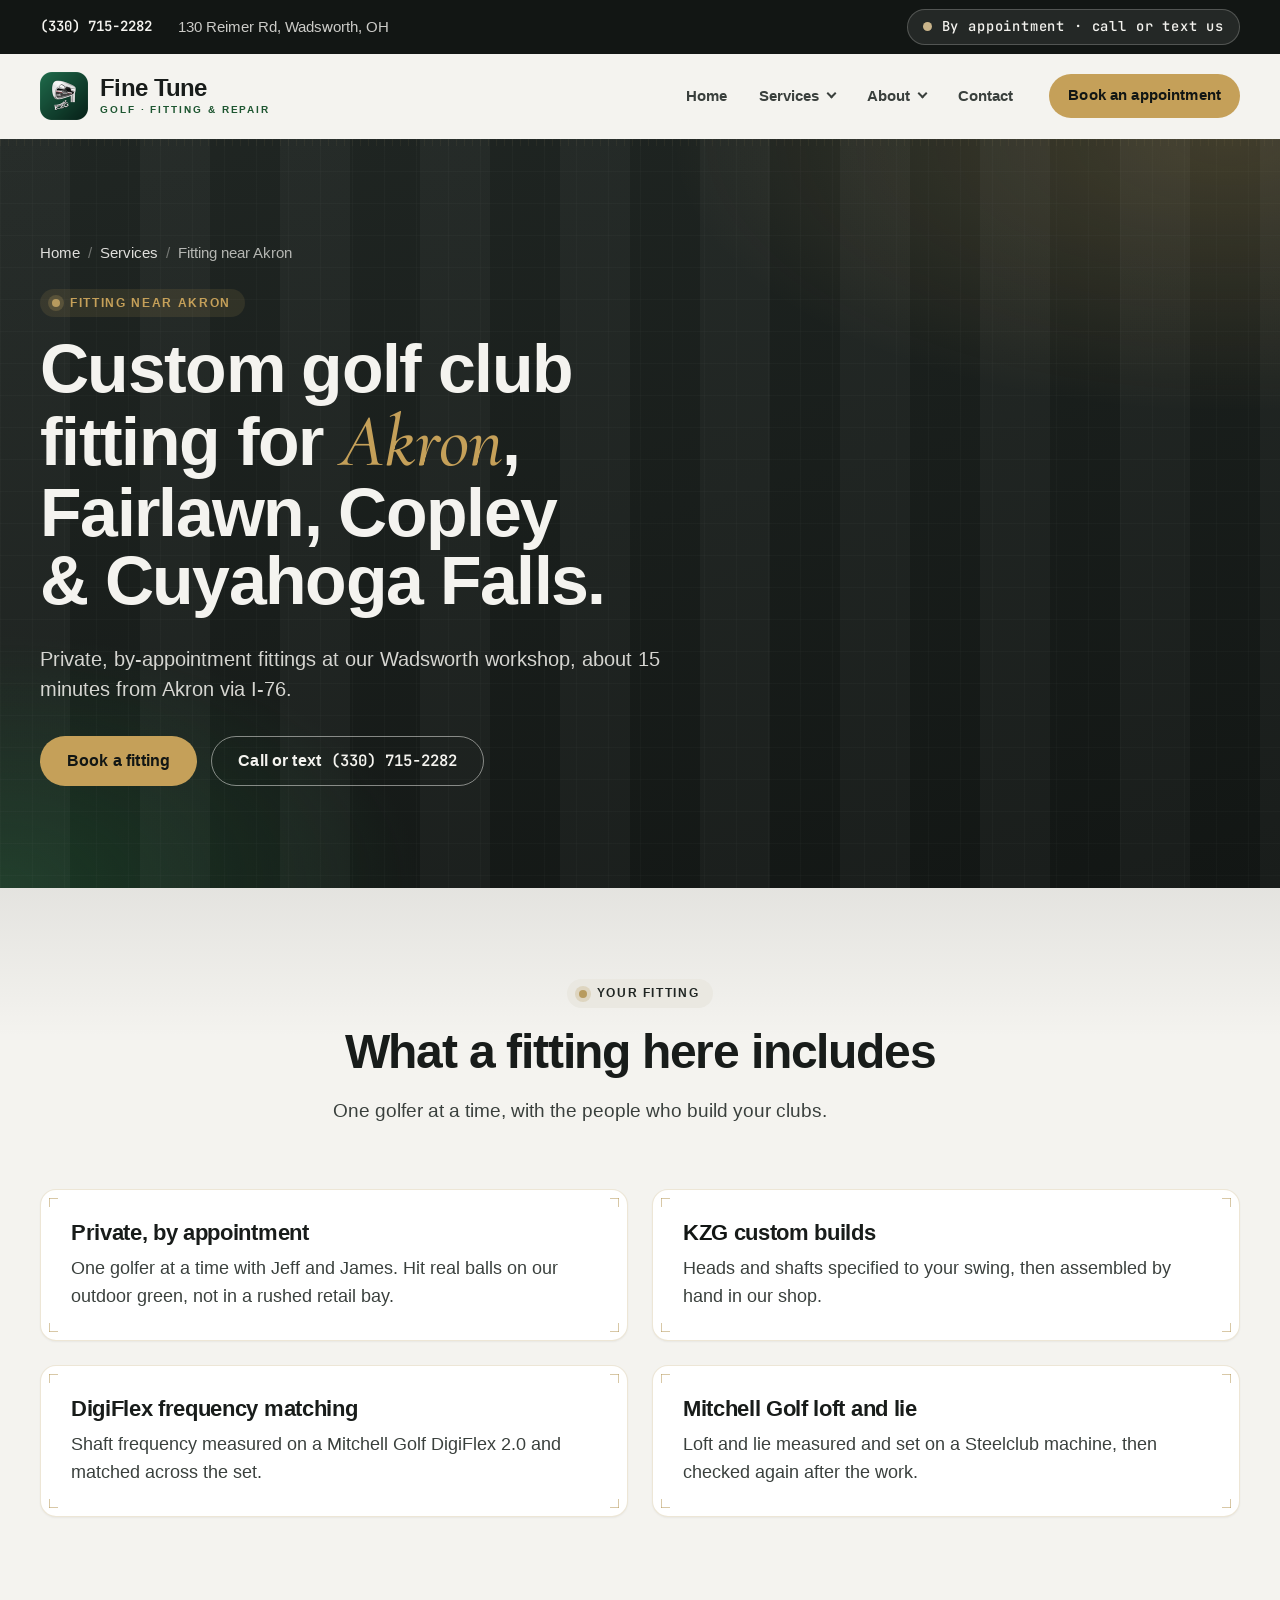
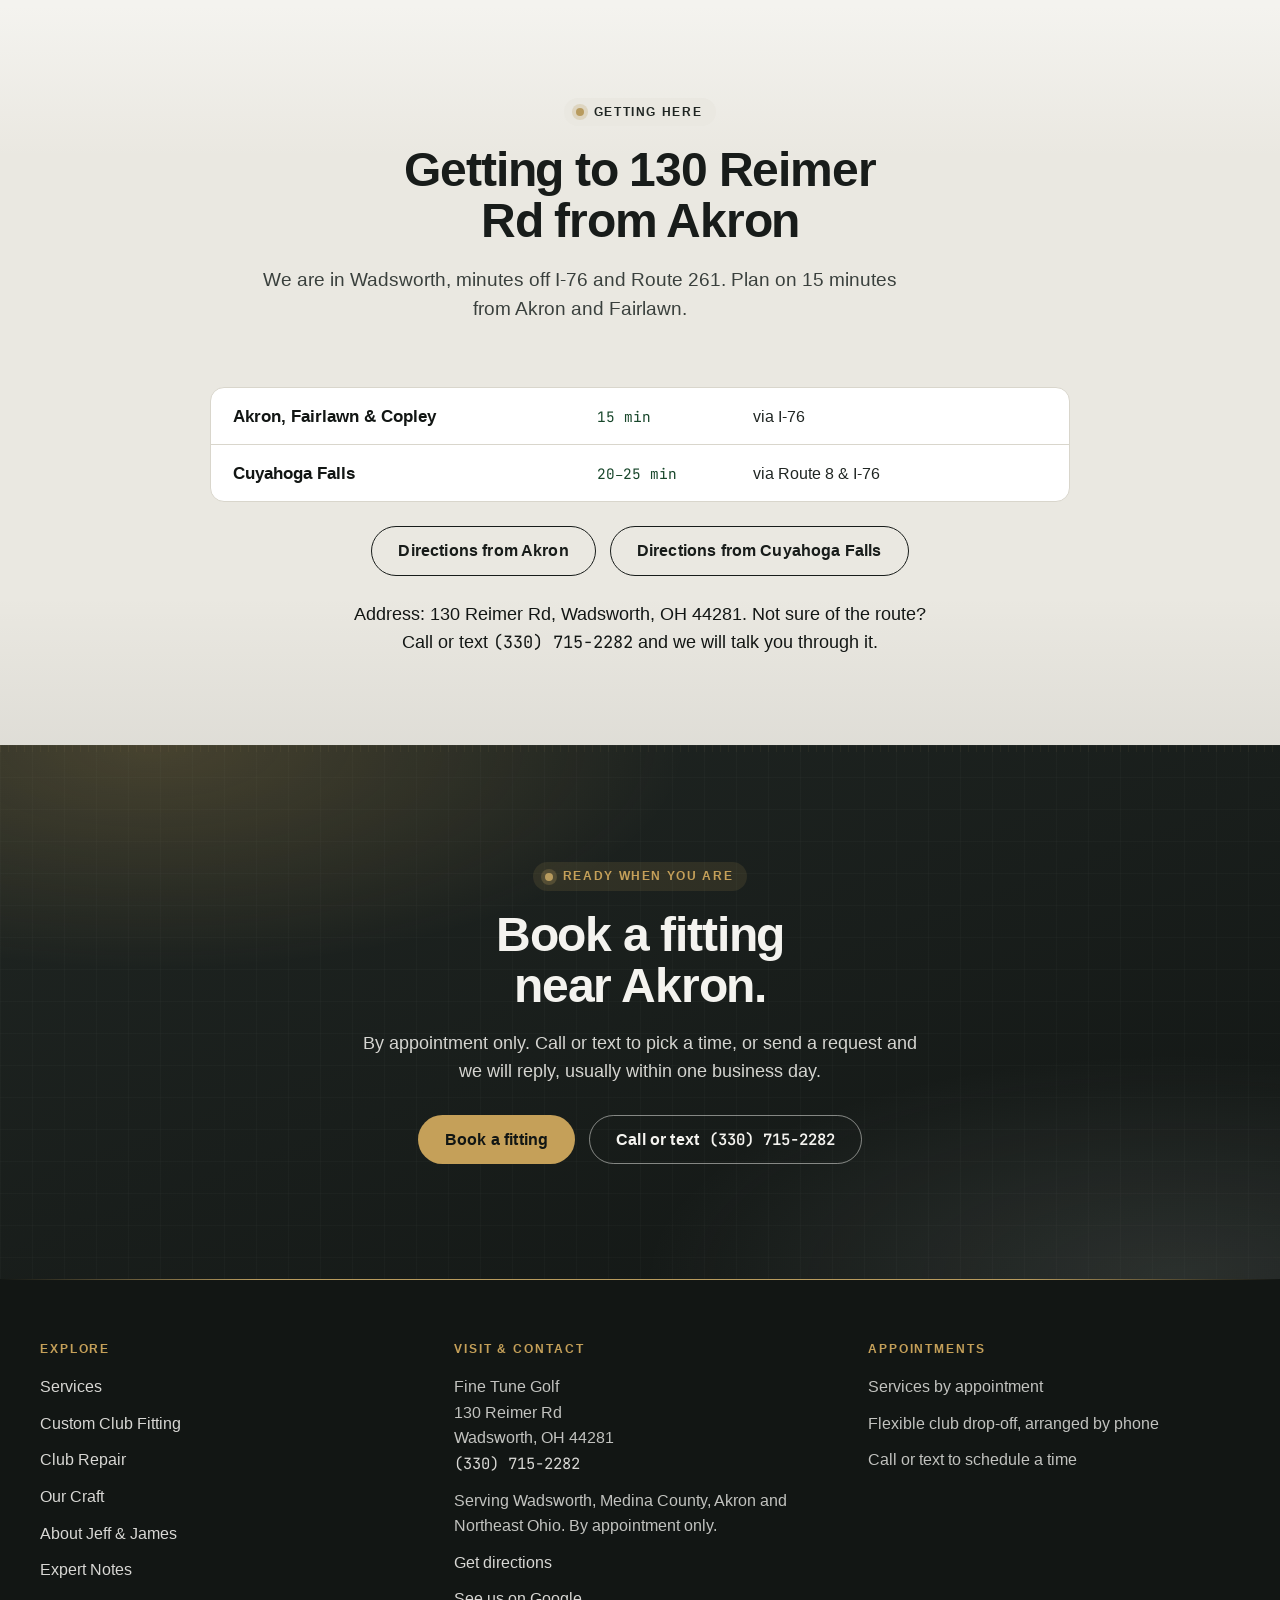
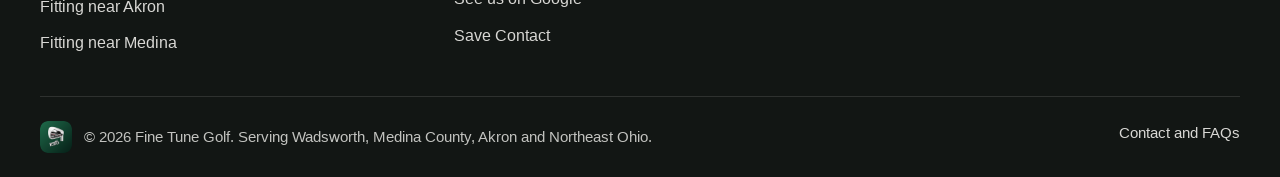
<file: golf-club-fitting-akron-oh.html>
<!doctype html>
<html lang="en">
<head>
  <meta charset="utf-8">
  <meta name="viewport" content="width=device-width, initial-scale=1">
  <title>Golf Club Fitting Near Akron &amp; Fairlawn, OH | Fine Tune Golf</title>
  <meta name="description" content="Private, by-appointment golf club fitting for Akron, Fairlawn, Copley and Cuyahoga Falls golfers. KZG builds and DigiFlex matching, 15 minutes via I-76.">
  <meta property="og:type" content="website">
  <meta property="og:site_name" content="Fine Tune Golf">
  <meta property="og:title" content="Golf Club Fitting Near Akron &amp; Fairlawn, OH | Fine Tune Golf">
  <meta property="og:url" content="https://finetunegolf.net/golf-club-fitting-akron-oh.html">
  <meta property="og:description" content="Private fittings with KZG builds, DigiFlex frequency matching and Mitchell Golf loft and lie specs, 15 minutes from Akron via I-76.">
  <link rel="canonical" href="https://finetunegolf.net/golf-club-fitting-akron-oh.html">
  <link rel="icon" href="/favicon.svg" type="image/svg+xml">
  <link rel="icon" href="/favicon.ico" sizes="32x32">
  <link rel="icon" href="assets/img/icon-192.png" type="image/png" sizes="192x192">
  <link rel="apple-touch-icon" href="/apple-touch-icon.png">
  <link rel="manifest" href="/site.webmanifest">
  <meta name="theme-color" content="#121614">
  <link rel="preload" href="assets/fonts/plus-jakarta-sans-variable.woff2" as="font" type="font/woff2" crossorigin>
  <link rel="stylesheet" href="assets/css/styles.css">
  <meta property="og:image" content="https://finetunegolf.net/assets/img/og-image.png">
  <meta property="og:image:width" content="1200">
  <meta property="og:image:height" content="630">
  <meta property="og:image:alt" content="Fine Tune Golf: custom club fitting, building and repair in Wadsworth, Ohio">
  <meta name="twitter:card" content="summary_large_image">
  <meta name="twitter:title" content="Golf Club Fitting Near Akron &amp; Fairlawn, OH | Fine Tune Golf">
  <meta name="twitter:description" content="Private fittings with KZG builds, DigiFlex frequency matching and Mitchell Golf loft and lie specs, 15 minutes from Akron via I-76.">
  <meta name="twitter:image" content="https://finetunegolf.net/assets/img/og-image.png">
  <meta name="twitter:image:alt" content="Fine Tune Golf: custom club fitting, building and repair in Wadsworth, Ohio">
  <script type="application/ld+json">
  {
    "@context": "https://schema.org",
    "@type": "Service",
    "@id": "https://finetunegolf.net/golf-club-fitting-akron-oh.html#service",
    "name": "Custom golf club fitting near Akron, Ohio",
    "serviceType": "Custom golf club fitting",
    "description": "Private, by-appointment custom golf club fitting for Akron, Fairlawn, Copley and Cuyahoga Falls golfers, with KZG components, DigiFlex 2.0 frequency matching and Mitchell Golf loft and lie specs.",
    "url": "https://finetunegolf.net/golf-club-fitting-akron-oh.html",
    "provider": { "@id": "https://finetunegolf.net/#business" },
    "areaServed": ["Akron, Ohio", "Fairlawn, Ohio", "Copley, Ohio", "Cuyahoga Falls, Ohio"]
  }
  </script>
  <script type="application/ld+json">
  {
    "@context": "https://schema.org",
    "@type": "BreadcrumbList",
    "itemListElement": [
      { "@type": "ListItem", "position": 1, "name": "Home", "item": "https://finetunegolf.net/" },
      { "@type": "ListItem", "position": 2, "name": "Services", "item": "https://finetunegolf.net/services.html" },
      { "@type": "ListItem", "position": 3, "name": "Fitting near Akron", "item": "https://finetunegolf.net/golf-club-fitting-akron-oh.html" }
    ]
  }
  </script>
</head>
<body>
<a class="skip-link" href="#main">Skip to main content</a>


<div class="topbar">
  <div class="container topbar-inner">
    <div class="topbar-items">
      <a href="tel:+13307152282"><span class="mono">(330) 715-2282</span></a>
      <span>130 Reimer Rd, Wadsworth, OH</span>
    </div>
    <span class="status-pill">By appointment &middot; call or text us</span>
  </div>
</div>

<header class="site-header">
  <div class="container nav-wrap">
    <a class="brand" href="index.html" aria-label="Fine Tune Golf home">
      <img src="assets/img/logo-mark.webp" srcset="assets/img/logo-mark@2x.webp 2x" width="46" height="46" alt="">
      <span class="brand-text">
        <span class="brand-name">Fine Tune</span>
        <span class="brand-sub">Golf &middot; Fitting &amp; Repair</span>
      </span>
    </a>
    <button class="nav-toggle" type="button" aria-controls="primary-nav" aria-expanded="false" aria-label="Open menu">
      <span></span><span></span><span></span>
    </button>
    <nav class="primary-nav" id="primary-nav" aria-label="Main navigation">
      <ul>
        <li><a href="index.html">Home</a></li>
        <li class="has-sub">
          <a href="services.html">Services</a>
          <button class="sub-toggle" type="button" aria-expanded="false" aria-controls="services-menu" aria-label="Show service pages"></button>
          <ul class="sub-menu" id="services-menu">
            <li><a href="fitting.html">Custom Club Fitting</a></li>
            <li><a href="repair.html">Club Repair</a></li>
          </ul>
        </li>
        <li class="has-sub">
          <a href="about.html">About</a>
          <button class="sub-toggle" type="button" aria-expanded="false" aria-controls="about-menu" aria-label="Show about pages"></button>
          <ul class="sub-menu" id="about-menu">
            <li><a href="about.html">Our Story</a></li>
            <li><a href="craft.html">Our Craft &amp; KZG</a></li>
            <li><a href="expert-notes.html">Expert Notes</a></li>
          </ul>
        </li>
        <li><a href="contact.html">Contact</a></li>
      </ul>
      <a class="btn btn-gold btn-sm nav-cta" href="contact.html?service=custom-fitting#booking">Book an appointment</a>
    </nav>
  </div>
</header>

<main id="main">

  <section class="page-hero">
    <div class="container">
      <nav class="breadcrumb" aria-label="Breadcrumb">
        <ol>
          <li><a href="index.html">Home</a></li>
          <li><a href="services.html">Services</a></li>
          <li aria-current="page">Fitting near Akron</li>
        </ol>
      </nav>
      <p class="eyebrow">Fitting near Akron</p>
      <h1>Custom golf club fitting for <em>Akron</em>, Fairlawn, Copley &amp; Cuyahoga Falls.</h1>
      <p class="lead">Private, by-appointment fittings at our Wadsworth workshop, about 15 minutes from Akron via I-76.</p>
      <div class="btn-row">
        <a class="btn btn-gold" href="contact.html?service=custom-fitting#booking">Book a fitting</a>
        <a class="btn btn-outline-light" href="tel:+13307152282">Call or text <span class="mono">(330) 715-2282</span></a>
      </div>
    </div>
  </section>

  <section class="section" aria-labelledby="why-title">
    <div class="container">
      <div class="section-head center reveal">
        <p class="eyebrow">Your fitting</p>
        <h2 id="why-title">What a fitting here includes</h2>
        <p>One golfer at a time, with the people who build your clubs.</p>
      </div>

      <div class="grid grid-2">
        <div class="tile reveal">
          <h3>Private, by appointment</h3>
          <p>One golfer at a time with Jeff and James. Hit real balls on our outdoor green, not in a rushed retail bay.</p>
        </div>
        <div class="tile reveal">
          <h3><span class="kzg-chrome">KZG</span> custom builds</h3>
          <p>Heads and shafts specified to your swing, then assembled by hand in our shop.</p>
        </div>
        <div class="tile reveal">
          <h3>DigiFlex frequency matching</h3>
          <p>Shaft frequency measured on a Mitchell Golf DigiFlex 2.0 and matched across the set.</p>
        </div>
        <div class="tile reveal">
          <h3>Mitchell Golf loft and lie</h3>
          <p>Loft and lie measured and set on a Steelclub machine, then checked again after the work.</p>
        </div>
      </div>
    </div>
  </section>

  <section class="section section-alt" aria-labelledby="getting-title">
    <div class="container">
      <div class="section-head center reveal">
        <p class="eyebrow">Getting here</p>
        <h2 id="getting-title">Getting to 130 Reimer Rd from Akron</h2>
        <p>We are in Wadsworth, minutes off I-76 and Route 261. Plan on 15 minutes from Akron and Fairlawn.</p>
      </div>
      <ul class="area-list reveal">
        <li><span class="area-towns">Akron, Fairlawn &amp; Copley</span><span class="area-time">15 min</span><span class="area-route">via I-76</span></li>
        <li><span class="area-towns">Cuyahoga Falls</span><span class="area-time">20&ndash;25 min</span><span class="area-route">via Route 8 &amp; I-76</span></li>
      </ul>
      <div class="btn-row center reveal">
        <a class="btn btn-outline" href="https://www.google.com/maps/dir/?api=1&amp;origin=Akron%2C+OH&amp;destination=130+Reimer+Rd%2C+Wadsworth%2C+OH+44281" target="_blank" rel="noopener">Directions from Akron</a>
        <a class="btn btn-outline" href="https://www.google.com/maps/dir/?api=1&amp;origin=Cuyahoga+Falls%2C+OH&amp;destination=130+Reimer+Rd%2C+Wadsworth%2C+OH+44281" target="_blank" rel="noopener">Directions from Cuyahoga Falls</a>
      </div>
      <p class="area-note reveal">Address: 130 Reimer Rd, Wadsworth, OH 44281. Not sure of the route? Call or text <span class="mono">(330) 715-2282</span> and we will talk you through it.</p>
    </div>
  </section>

  <section class="cta-band" aria-labelledby="cta-title">
    <div class="container">
      <p class="eyebrow">Ready when you are</p>
      <h2 id="cta-title">Book a fitting near Akron.</h2>
      <p>By appointment only. Call or text to pick a time, or send a request and we will reply, usually within one business day.</p>
      <div class="btn-row reveal">
        <a class="btn btn-gold" href="contact.html?service=custom-fitting#booking">Book a fitting</a>
        <a class="btn btn-outline-light" href="tel:+13307152282">Call or text <span class="mono">(330) 715-2282</span></a>
      </div>
    </div>
  </section>

</main>

<footer class="site-footer">
  <div class="container footer-grid">
    <div>
      <h2>Explore</h2>
      <ul>
        <li><a href="services.html">Services</a></li>
        <li><a href="fitting.html">Custom Club Fitting</a></li>
        <li><a href="repair.html">Club Repair</a></li>
        <li><a href="craft.html">Our Craft</a></li>
        <li><a href="about.html">About Jeff &amp; James</a></li>
        <li><a href="expert-notes.html">Expert Notes</a></li>
        <li><a href="golf-club-fitting-akron-oh.html">Fitting near Akron</a></li>
        <li><a href="golf-club-fitting-medina-oh.html">Fitting near Medina</a></li>
      </ul>
    </div>
    <div>
      <h2>Visit &amp; Contact</h2>
      <ul>
        <li><address>Fine Tune Golf<br>130 Reimer Rd<br>Wadsworth, OH 44281<br><a href="tel:+13307152282"><span class="mono">(330) 715-2282</span></a></address></li>
        <li>Serving Wadsworth, Medina County, Akron and Northeast Ohio. By appointment only.</li>
        <li><a href="https://www.google.com/maps/dir/?api=1&amp;destination=130+Reimer+Rd%2C+Wadsworth%2C+OH+44281" target="_blank" rel="noopener">Get directions</a></li>
        <li><a href="https://maps.app.goo.gl/mqLa4XzYkEKV1N688" target="_blank" rel="noopener">See us on Google</a></li>
        <li><a href="FineTuneGolf.vcf" download="FineTuneGolf.vcf" type="text/vcard">Save Contact</a></li>
      </ul>
    </div>
    <div>
      <h2>Appointments</h2>
      <ul>
        <li>Services by appointment</li>
        <li>Flexible club drop-off, arranged by phone</li>
        <li>Call or text to schedule a time</li>
      </ul>
    </div>
  </div>
  <div class="container footer-bottom">
    <p class="footer-mark"><img src="assets/img/logo-mark.webp" width="32" height="32" alt=""><span>&copy; <span data-year>2026</span> Fine Tune Golf. Serving Wadsworth, Medina County, Akron and Northeast Ohio.</span></p>
    <p><a href="contact.html">Contact and FAQs</a></p>
  </div>
</footer>

<nav class="mobile-bar" aria-label="Quick actions">
  <a href="tel:+13307152282">Call</a>
  <a href="https://www.google.com/maps/dir/?api=1&amp;destination=130+Reimer+Rd%2C+Wadsworth%2C+OH+44281" target="_blank" rel="noopener">Directions</a>
  <a href="contact.html#booking">Book now</a>
</nav>

<script src="assets/js/main.js" defer></script>
</body>
</html>
</file>
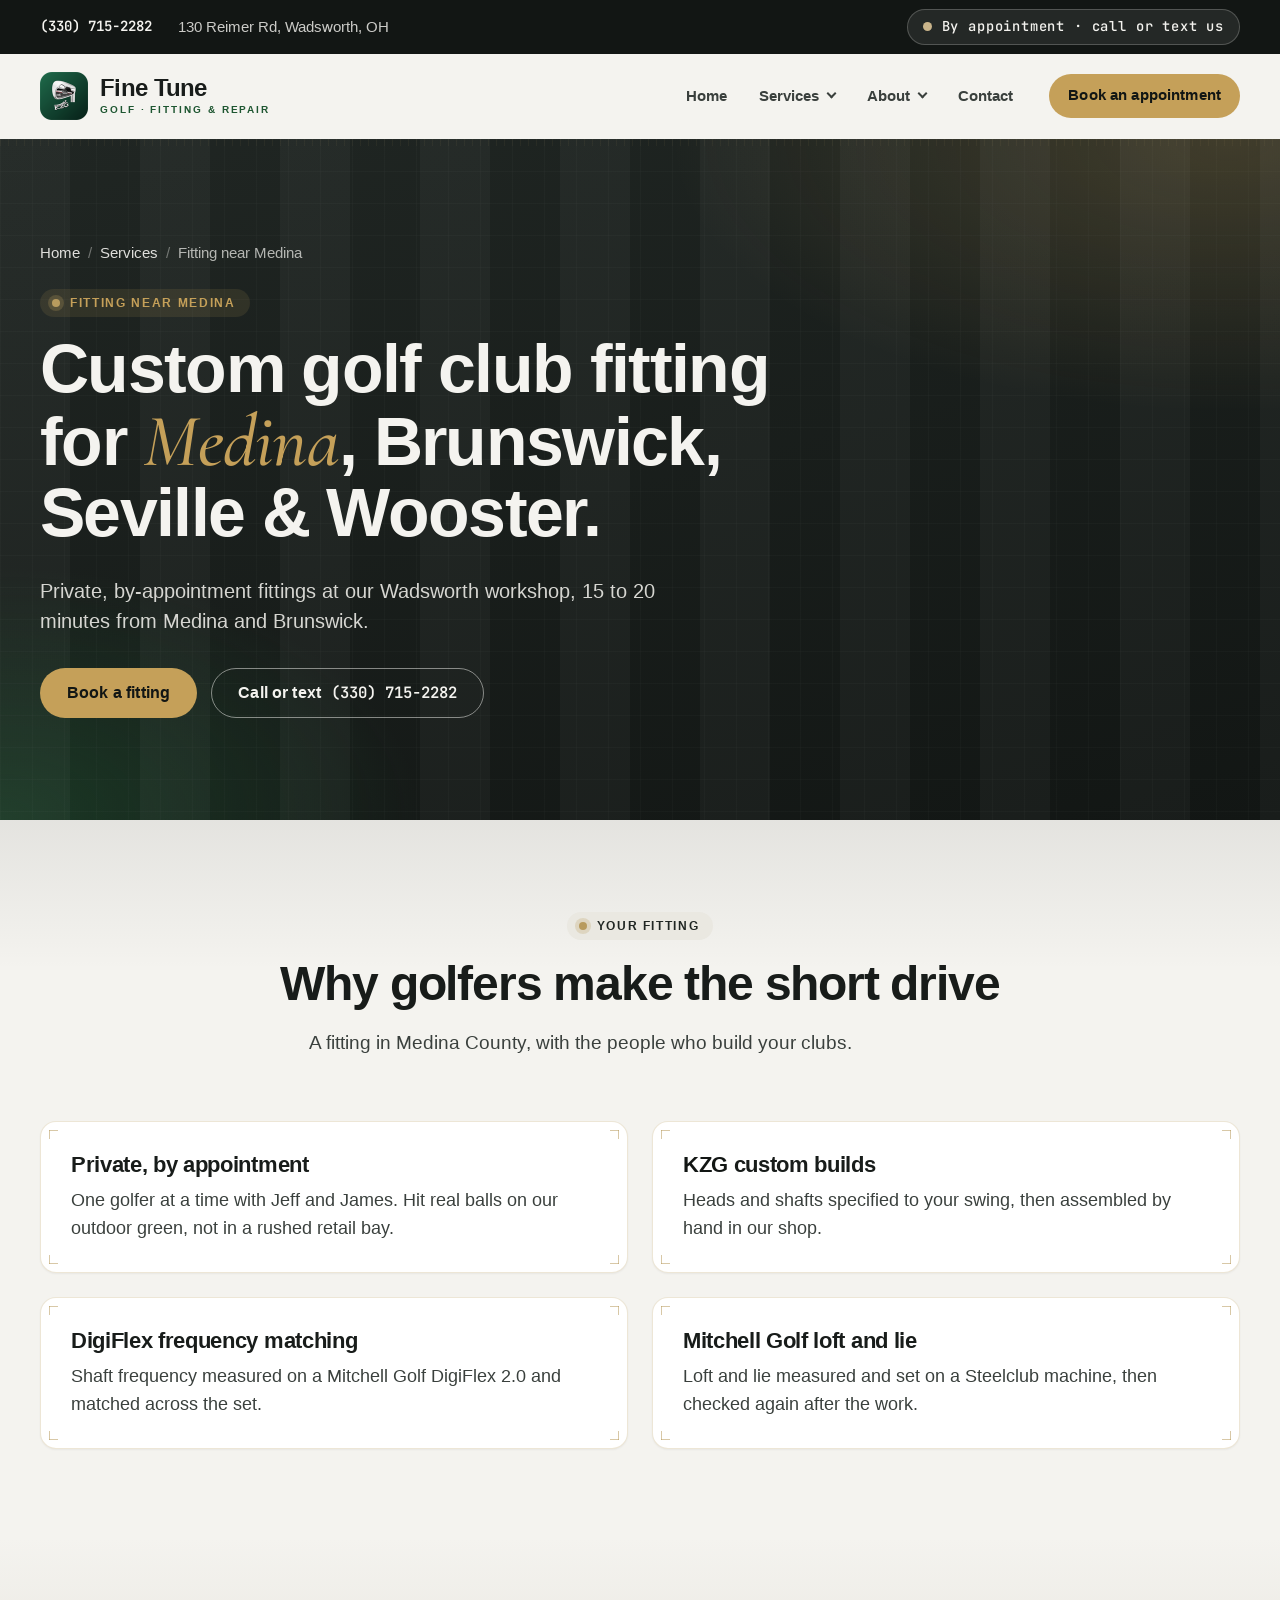
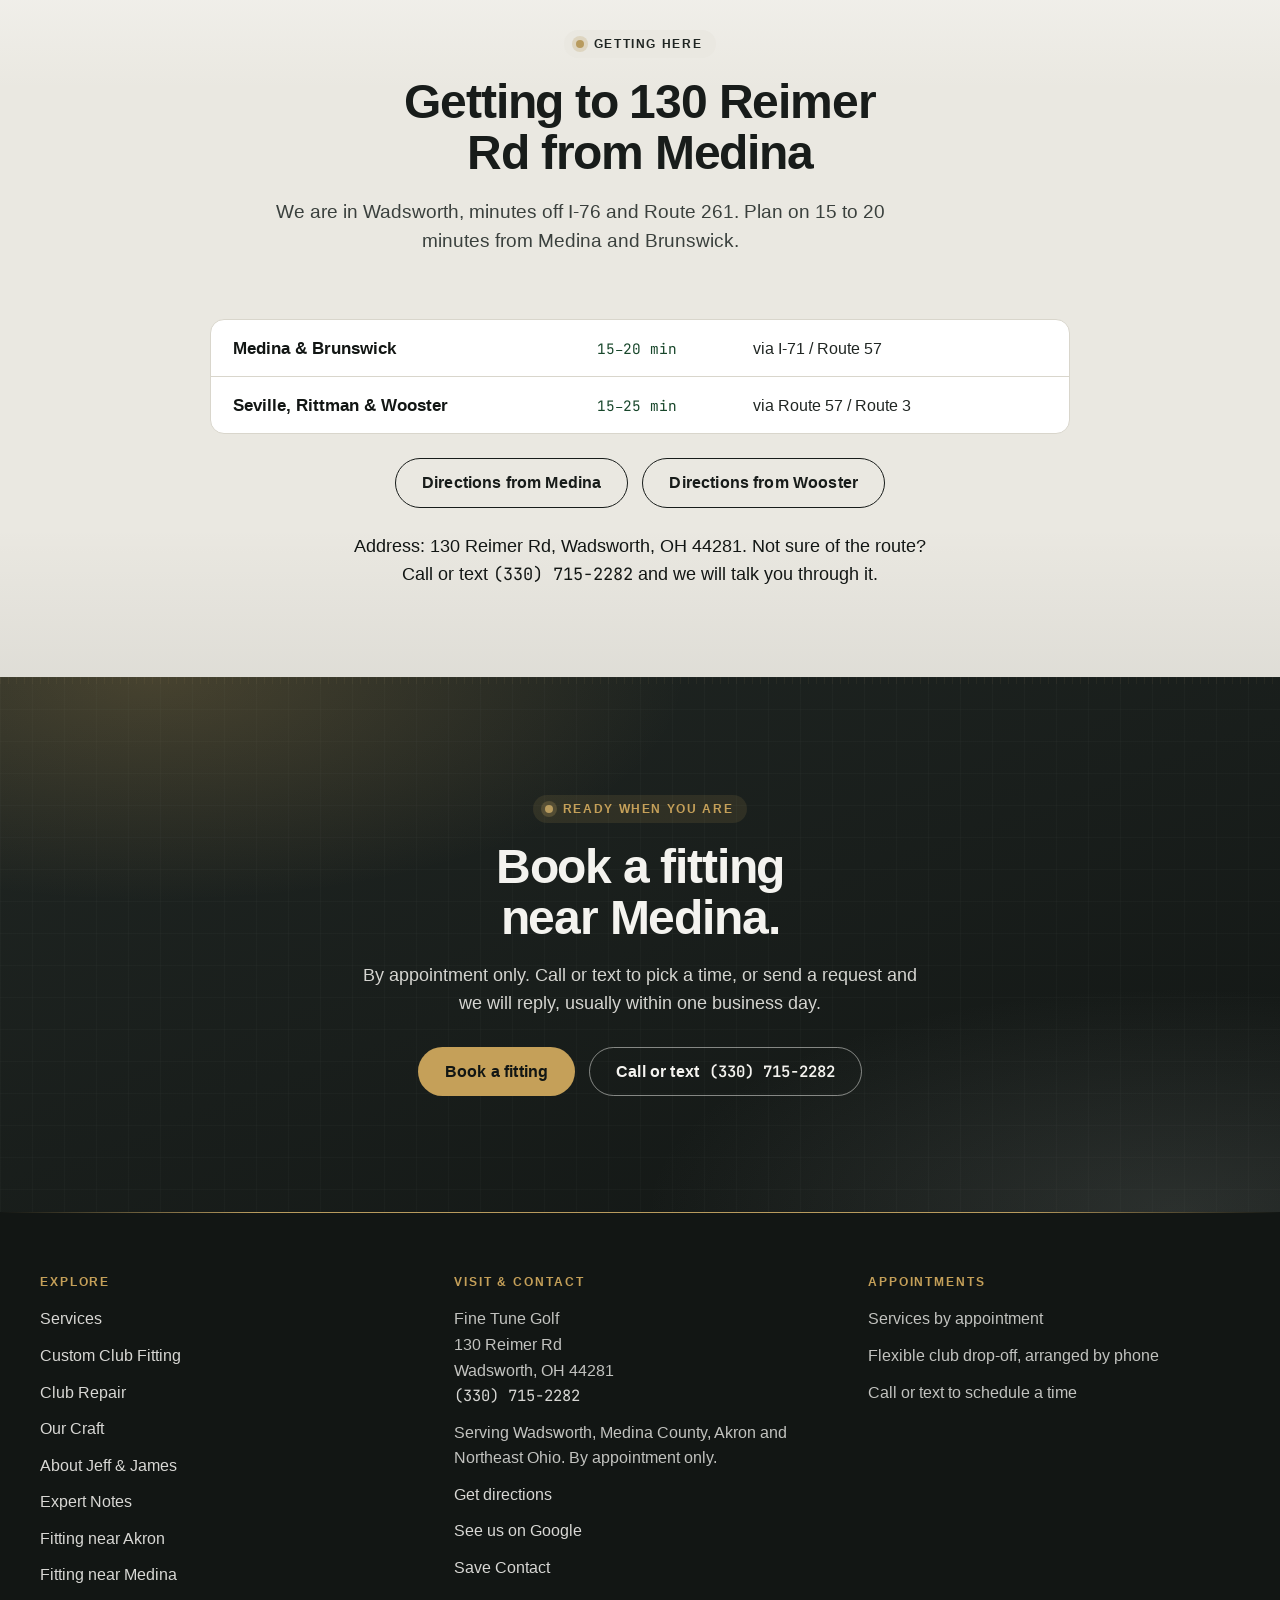
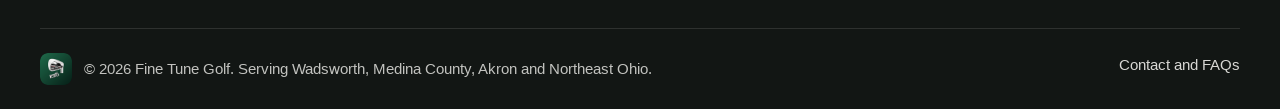
<file: golf-club-fitting-medina-oh.html>
<!doctype html>
<html lang="en">
<head>
  <meta charset="utf-8">
  <meta name="viewport" content="width=device-width, initial-scale=1">
  <title>Golf Club Fitting Near Medina &amp; Brunswick, OH | Fine Tune Golf</title>
  <meta name="description" content="Private, by-appointment golf club fitting for Medina, Brunswick, Seville and Wooster golfers. KZG builds and DigiFlex matching, 15 to 20 minutes away.">
  <meta property="og:type" content="website">
  <meta property="og:site_name" content="Fine Tune Golf">
  <meta property="og:title" content="Golf Club Fitting Near Medina &amp; Brunswick, OH | Fine Tune Golf">
  <meta property="og:url" content="https://finetunegolf.net/golf-club-fitting-medina-oh.html">
  <meta property="og:description" content="Private fittings with KZG builds, DigiFlex frequency matching and Mitchell Golf loft and lie specs, 15 to 20 minutes from Medina.">
  <link rel="canonical" href="https://finetunegolf.net/golf-club-fitting-medina-oh.html">
  <link rel="icon" href="/favicon.svg" type="image/svg+xml">
  <link rel="icon" href="/favicon.ico" sizes="32x32">
  <link rel="icon" href="assets/img/icon-192.png" type="image/png" sizes="192x192">
  <link rel="apple-touch-icon" href="/apple-touch-icon.png">
  <link rel="manifest" href="/site.webmanifest">
  <meta name="theme-color" content="#121614">
  <link rel="preload" href="assets/fonts/plus-jakarta-sans-variable.woff2" as="font" type="font/woff2" crossorigin>
  <link rel="stylesheet" href="assets/css/styles.css">
  <meta property="og:image" content="https://finetunegolf.net/assets/img/og-image.png">
  <meta property="og:image:width" content="1200">
  <meta property="og:image:height" content="630">
  <meta property="og:image:alt" content="Fine Tune Golf: custom club fitting, building and repair in Wadsworth, Ohio">
  <meta name="twitter:card" content="summary_large_image">
  <meta name="twitter:title" content="Golf Club Fitting Near Medina &amp; Brunswick, OH | Fine Tune Golf">
  <meta name="twitter:description" content="Private fittings with KZG builds, DigiFlex frequency matching and Mitchell Golf loft and lie specs, 15 to 20 minutes from Medina.">
  <meta name="twitter:image" content="https://finetunegolf.net/assets/img/og-image.png">
  <meta name="twitter:image:alt" content="Fine Tune Golf: custom club fitting, building and repair in Wadsworth, Ohio">
  <script type="application/ld+json">
  {
    "@context": "https://schema.org",
    "@type": "Service",
    "@id": "https://finetunegolf.net/golf-club-fitting-medina-oh.html#service",
    "name": "Custom golf club fitting near Medina, Ohio",
    "serviceType": "Custom golf club fitting",
    "description": "Private, by-appointment custom golf club fitting for Medina, Brunswick, Seville, Rittman and Wooster golfers, with KZG components, DigiFlex 2.0 frequency matching and Mitchell Golf loft and lie specs.",
    "url": "https://finetunegolf.net/golf-club-fitting-medina-oh.html",
    "provider": { "@id": "https://finetunegolf.net/#business" },
    "areaServed": ["Medina, Ohio", "Brunswick, Ohio", "Seville, Ohio", "Wooster, Ohio", "Rittman, Ohio"]
  }
  </script>
  <script type="application/ld+json">
  {
    "@context": "https://schema.org",
    "@type": "BreadcrumbList",
    "itemListElement": [
      { "@type": "ListItem", "position": 1, "name": "Home", "item": "https://finetunegolf.net/" },
      { "@type": "ListItem", "position": 2, "name": "Services", "item": "https://finetunegolf.net/services.html" },
      { "@type": "ListItem", "position": 3, "name": "Fitting near Medina", "item": "https://finetunegolf.net/golf-club-fitting-medina-oh.html" }
    ]
  }
  </script>
</head>
<body>
<a class="skip-link" href="#main">Skip to main content</a>


<div class="topbar">
  <div class="container topbar-inner">
    <div class="topbar-items">
      <a href="tel:+13307152282"><span class="mono">(330) 715-2282</span></a>
      <span>130 Reimer Rd, Wadsworth, OH</span>
    </div>
    <span class="status-pill">By appointment &middot; call or text us</span>
  </div>
</div>

<header class="site-header">
  <div class="container nav-wrap">
    <a class="brand" href="index.html" aria-label="Fine Tune Golf home">
      <img src="assets/img/logo-mark.webp" srcset="assets/img/logo-mark@2x.webp 2x" width="46" height="46" alt="">
      <span class="brand-text">
        <span class="brand-name">Fine Tune</span>
        <span class="brand-sub">Golf &middot; Fitting &amp; Repair</span>
      </span>
    </a>
    <button class="nav-toggle" type="button" aria-controls="primary-nav" aria-expanded="false" aria-label="Open menu">
      <span></span><span></span><span></span>
    </button>
    <nav class="primary-nav" id="primary-nav" aria-label="Main navigation">
      <ul>
        <li><a href="index.html">Home</a></li>
        <li class="has-sub">
          <a href="services.html">Services</a>
          <button class="sub-toggle" type="button" aria-expanded="false" aria-controls="services-menu" aria-label="Show service pages"></button>
          <ul class="sub-menu" id="services-menu">
            <li><a href="fitting.html">Custom Club Fitting</a></li>
            <li><a href="repair.html">Club Repair</a></li>
          </ul>
        </li>
        <li class="has-sub">
          <a href="about.html">About</a>
          <button class="sub-toggle" type="button" aria-expanded="false" aria-controls="about-menu" aria-label="Show about pages"></button>
          <ul class="sub-menu" id="about-menu">
            <li><a href="about.html">Our Story</a></li>
            <li><a href="craft.html">Our Craft &amp; KZG</a></li>
            <li><a href="expert-notes.html">Expert Notes</a></li>
          </ul>
        </li>
        <li><a href="contact.html">Contact</a></li>
      </ul>
      <a class="btn btn-gold btn-sm nav-cta" href="contact.html?service=custom-fitting#booking">Book an appointment</a>
    </nav>
  </div>
</header>

<main id="main">

  <section class="page-hero">
    <div class="container">
      <nav class="breadcrumb" aria-label="Breadcrumb">
        <ol>
          <li><a href="index.html">Home</a></li>
          <li><a href="services.html">Services</a></li>
          <li aria-current="page">Fitting near Medina</li>
        </ol>
      </nav>
      <p class="eyebrow">Fitting near Medina</p>
      <h1>Custom golf club fitting for <em>Medina</em>, Brunswick, Seville &amp; Wooster.</h1>
      <p class="lead">Private, by-appointment fittings at our Wadsworth workshop, 15 to 20 minutes from Medina and Brunswick.</p>
      <div class="btn-row">
        <a class="btn btn-gold" href="contact.html?service=custom-fitting#booking">Book a fitting</a>
        <a class="btn btn-outline-light" href="tel:+13307152282">Call or text <span class="mono">(330) 715-2282</span></a>
      </div>
    </div>
  </section>

  <section class="section" aria-labelledby="why-title">
    <div class="container">
      <div class="section-head center reveal">
        <p class="eyebrow">Your fitting</p>
        <h2 id="why-title">Why golfers make the short drive</h2>
        <p>A fitting in Medina County, with the people who build your clubs.</p>
      </div>

      <div class="grid grid-2">
        <div class="tile reveal">
          <h3>Private, by appointment</h3>
          <p>One golfer at a time with Jeff and James. Hit real balls on our outdoor green, not in a rushed retail bay.</p>
        </div>
        <div class="tile reveal">
          <h3><span class="kzg-chrome">KZG</span> custom builds</h3>
          <p>Heads and shafts specified to your swing, then assembled by hand in our shop.</p>
        </div>
        <div class="tile reveal">
          <h3>DigiFlex frequency matching</h3>
          <p>Shaft frequency measured on a Mitchell Golf DigiFlex 2.0 and matched across the set.</p>
        </div>
        <div class="tile reveal">
          <h3>Mitchell Golf loft and lie</h3>
          <p>Loft and lie measured and set on a Steelclub machine, then checked again after the work.</p>
        </div>
      </div>
    </div>
  </section>

  <section class="section section-alt" aria-labelledby="getting-title">
    <div class="container">
      <div class="section-head center reveal">
        <p class="eyebrow">Getting here</p>
        <h2 id="getting-title">Getting to 130 Reimer Rd from Medina</h2>
        <p>We are in Wadsworth, minutes off I-76 and Route 261. Plan on 15 to 20 minutes from Medina and Brunswick.</p>
      </div>
      <ul class="area-list reveal">
        <li><span class="area-towns">Medina &amp; Brunswick</span><span class="area-time">15&ndash;20 min</span><span class="area-route">via I-71 / Route 57</span></li>
        <li><span class="area-towns">Seville, Rittman &amp; Wooster</span><span class="area-time">15&ndash;25 min</span><span class="area-route">via Route 57 / Route 3</span></li>
      </ul>
      <div class="btn-row center reveal">
        <a class="btn btn-outline" href="https://www.google.com/maps/dir/?api=1&amp;origin=Medina%2C+OH&amp;destination=130+Reimer+Rd%2C+Wadsworth%2C+OH+44281" target="_blank" rel="noopener">Directions from Medina</a>
        <a class="btn btn-outline" href="https://www.google.com/maps/dir/?api=1&amp;origin=Wooster%2C+OH&amp;destination=130+Reimer+Rd%2C+Wadsworth%2C+OH+44281" target="_blank" rel="noopener">Directions from Wooster</a>
      </div>
      <p class="area-note reveal">Address: 130 Reimer Rd, Wadsworth, OH 44281. Not sure of the route? Call or text <span class="mono">(330) 715-2282</span> and we will talk you through it.</p>
    </div>
  </section>

  <section class="cta-band" aria-labelledby="cta-title">
    <div class="container">
      <p class="eyebrow">Ready when you are</p>
      <h2 id="cta-title">Book a fitting near Medina.</h2>
      <p>By appointment only. Call or text to pick a time, or send a request and we will reply, usually within one business day.</p>
      <div class="btn-row reveal">
        <a class="btn btn-gold" href="contact.html?service=custom-fitting#booking">Book a fitting</a>
        <a class="btn btn-outline-light" href="tel:+13307152282">Call or text <span class="mono">(330) 715-2282</span></a>
      </div>
    </div>
  </section>

</main>

<footer class="site-footer">
  <div class="container footer-grid">
    <div>
      <h2>Explore</h2>
      <ul>
        <li><a href="services.html">Services</a></li>
        <li><a href="fitting.html">Custom Club Fitting</a></li>
        <li><a href="repair.html">Club Repair</a></li>
        <li><a href="craft.html">Our Craft</a></li>
        <li><a href="about.html">About Jeff &amp; James</a></li>
        <li><a href="expert-notes.html">Expert Notes</a></li>
        <li><a href="golf-club-fitting-akron-oh.html">Fitting near Akron</a></li>
        <li><a href="golf-club-fitting-medina-oh.html">Fitting near Medina</a></li>
      </ul>
    </div>
    <div>
      <h2>Visit &amp; Contact</h2>
      <ul>
        <li><address>Fine Tune Golf<br>130 Reimer Rd<br>Wadsworth, OH 44281<br><a href="tel:+13307152282"><span class="mono">(330) 715-2282</span></a></address></li>
        <li>Serving Wadsworth, Medina County, Akron and Northeast Ohio. By appointment only.</li>
        <li><a href="https://www.google.com/maps/dir/?api=1&amp;destination=130+Reimer+Rd%2C+Wadsworth%2C+OH+44281" target="_blank" rel="noopener">Get directions</a></li>
        <li><a href="https://maps.app.goo.gl/mqLa4XzYkEKV1N688" target="_blank" rel="noopener">See us on Google</a></li>
        <li><a href="FineTuneGolf.vcf" download="FineTuneGolf.vcf" type="text/vcard">Save Contact</a></li>
      </ul>
    </div>
    <div>
      <h2>Appointments</h2>
      <ul>
        <li>Services by appointment</li>
        <li>Flexible club drop-off, arranged by phone</li>
        <li>Call or text to schedule a time</li>
      </ul>
    </div>
  </div>
  <div class="container footer-bottom">
    <p class="footer-mark"><img src="assets/img/logo-mark.webp" width="32" height="32" alt=""><span>&copy; <span data-year>2026</span> Fine Tune Golf. Serving Wadsworth, Medina County, Akron and Northeast Ohio.</span></p>
    <p><a href="contact.html">Contact and FAQs</a></p>
  </div>
</footer>

<nav class="mobile-bar" aria-label="Quick actions">
  <a href="tel:+13307152282">Call</a>
  <a href="https://www.google.com/maps/dir/?api=1&amp;destination=130+Reimer+Rd%2C+Wadsworth%2C+OH+44281" target="_blank" rel="noopener">Directions</a>
  <a href="contact.html#booking">Book now</a>
</nav>

<script src="assets/js/main.js" defer></script>
</body>
</html>
</file>
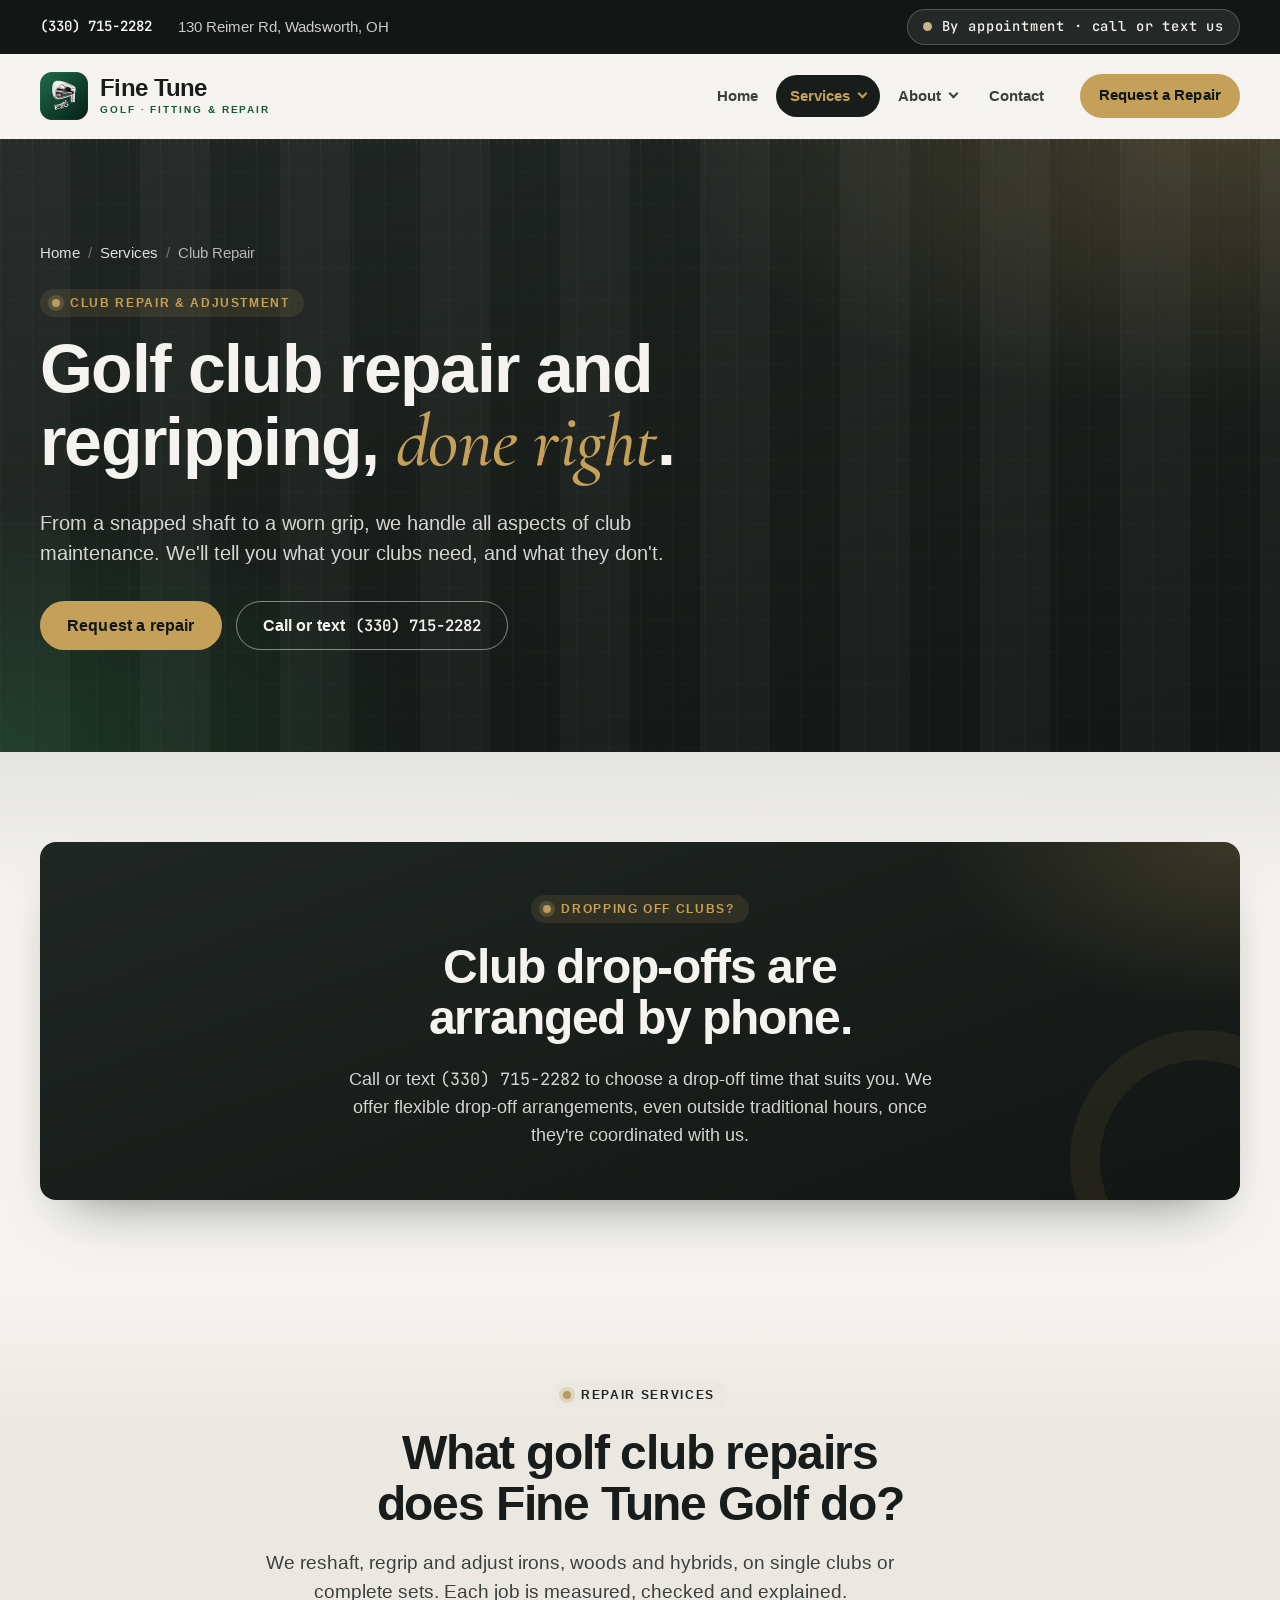
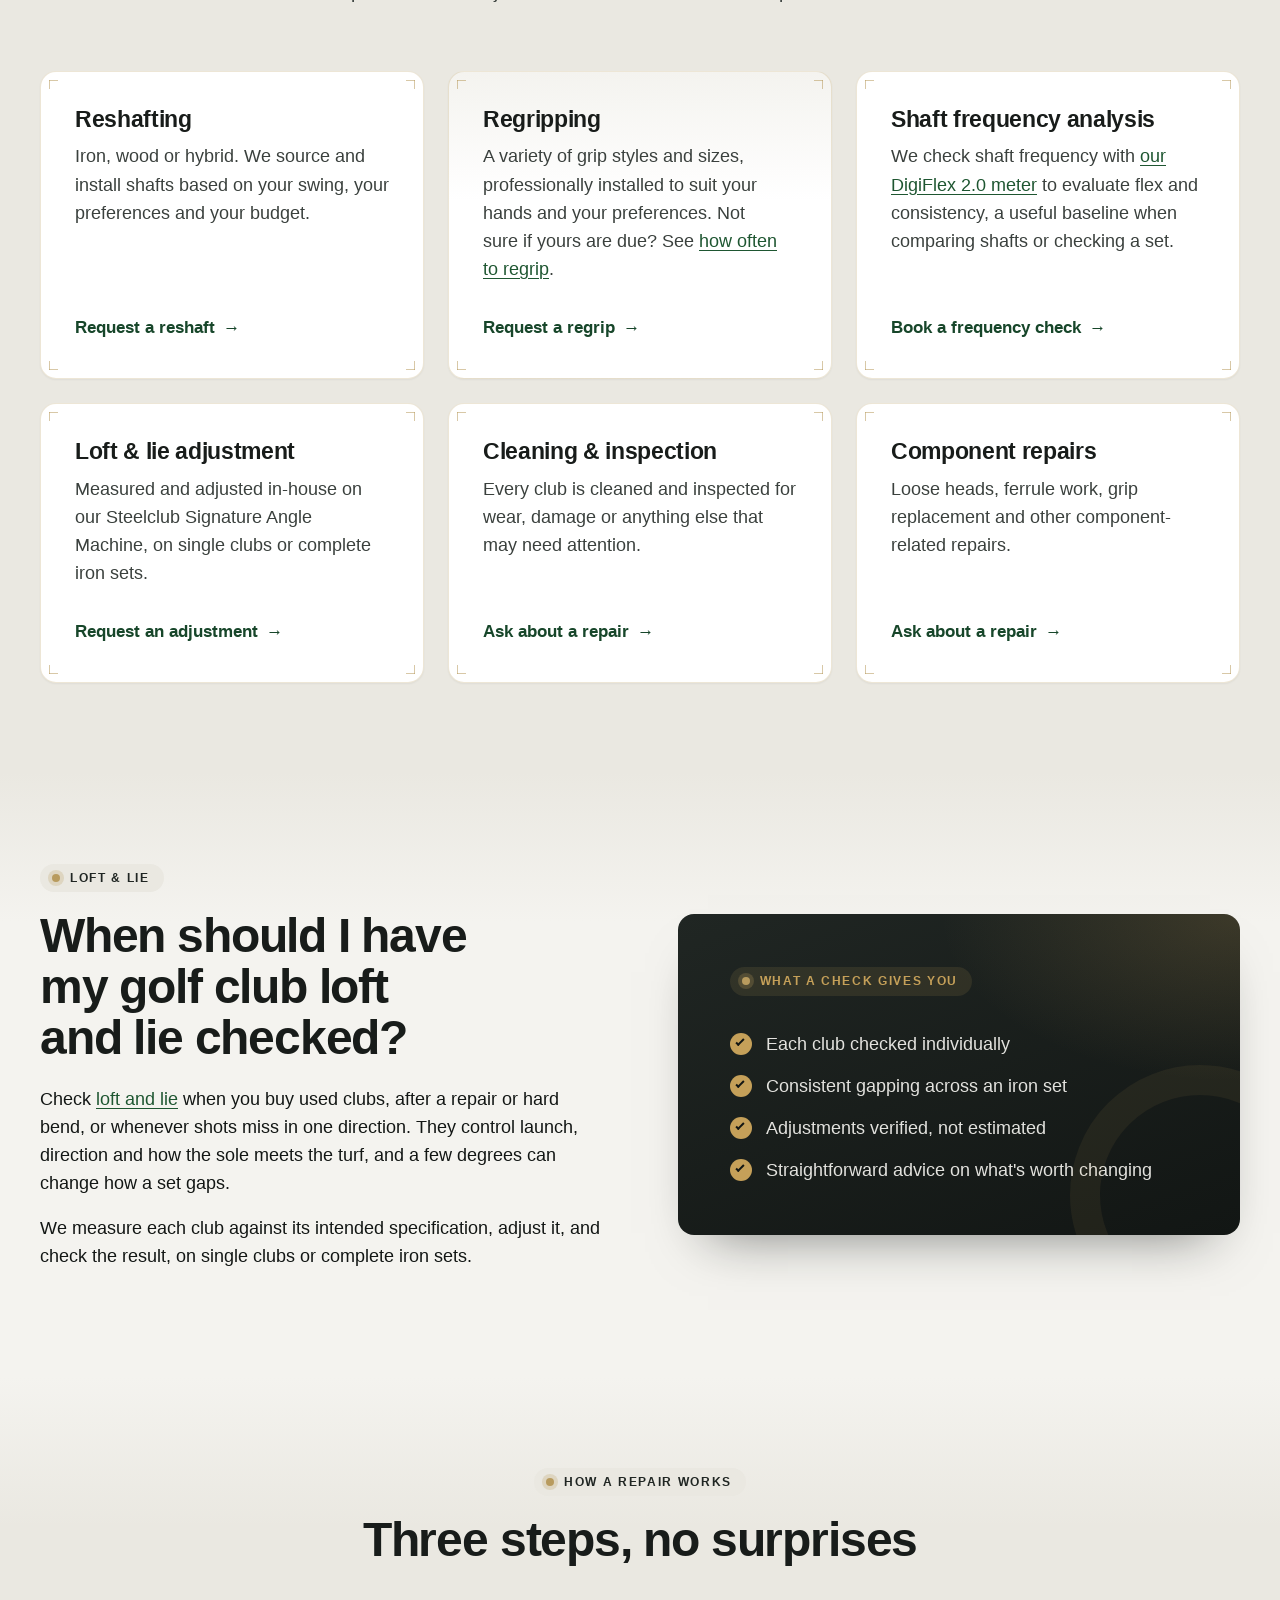
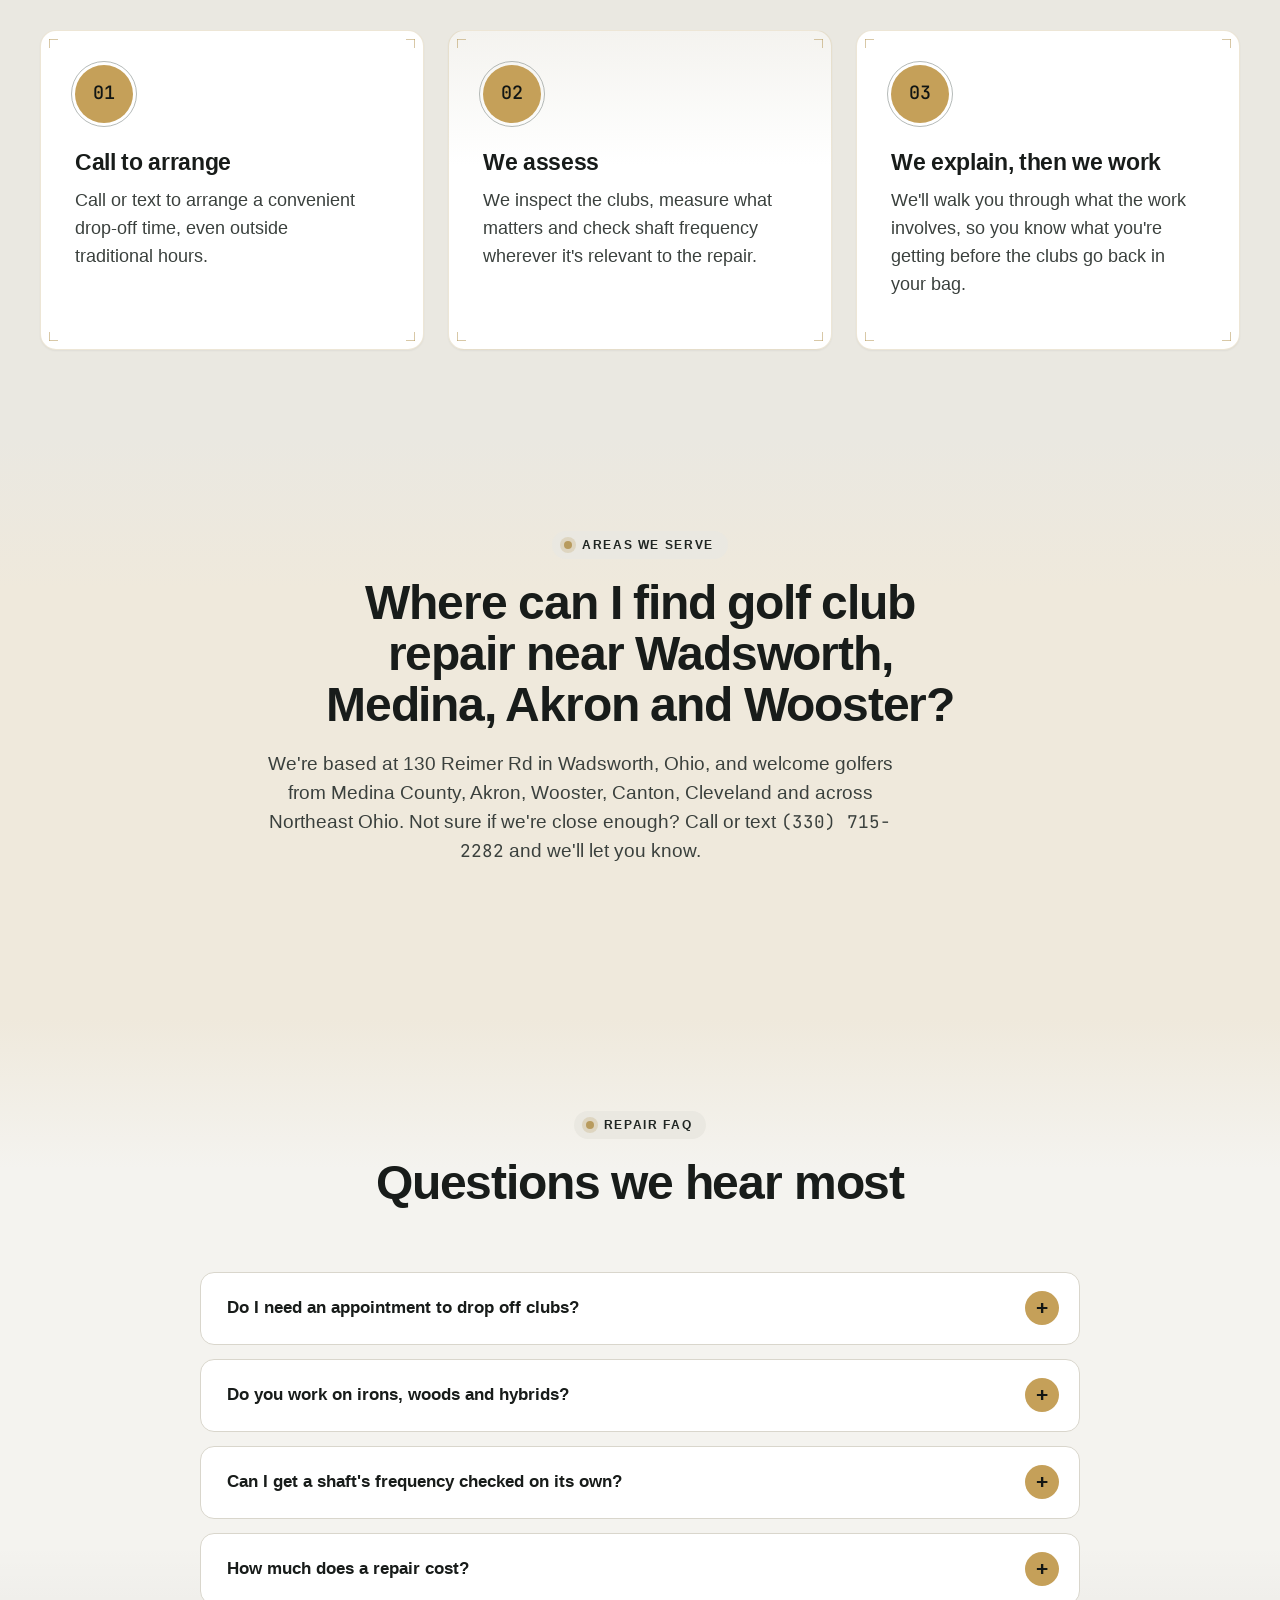
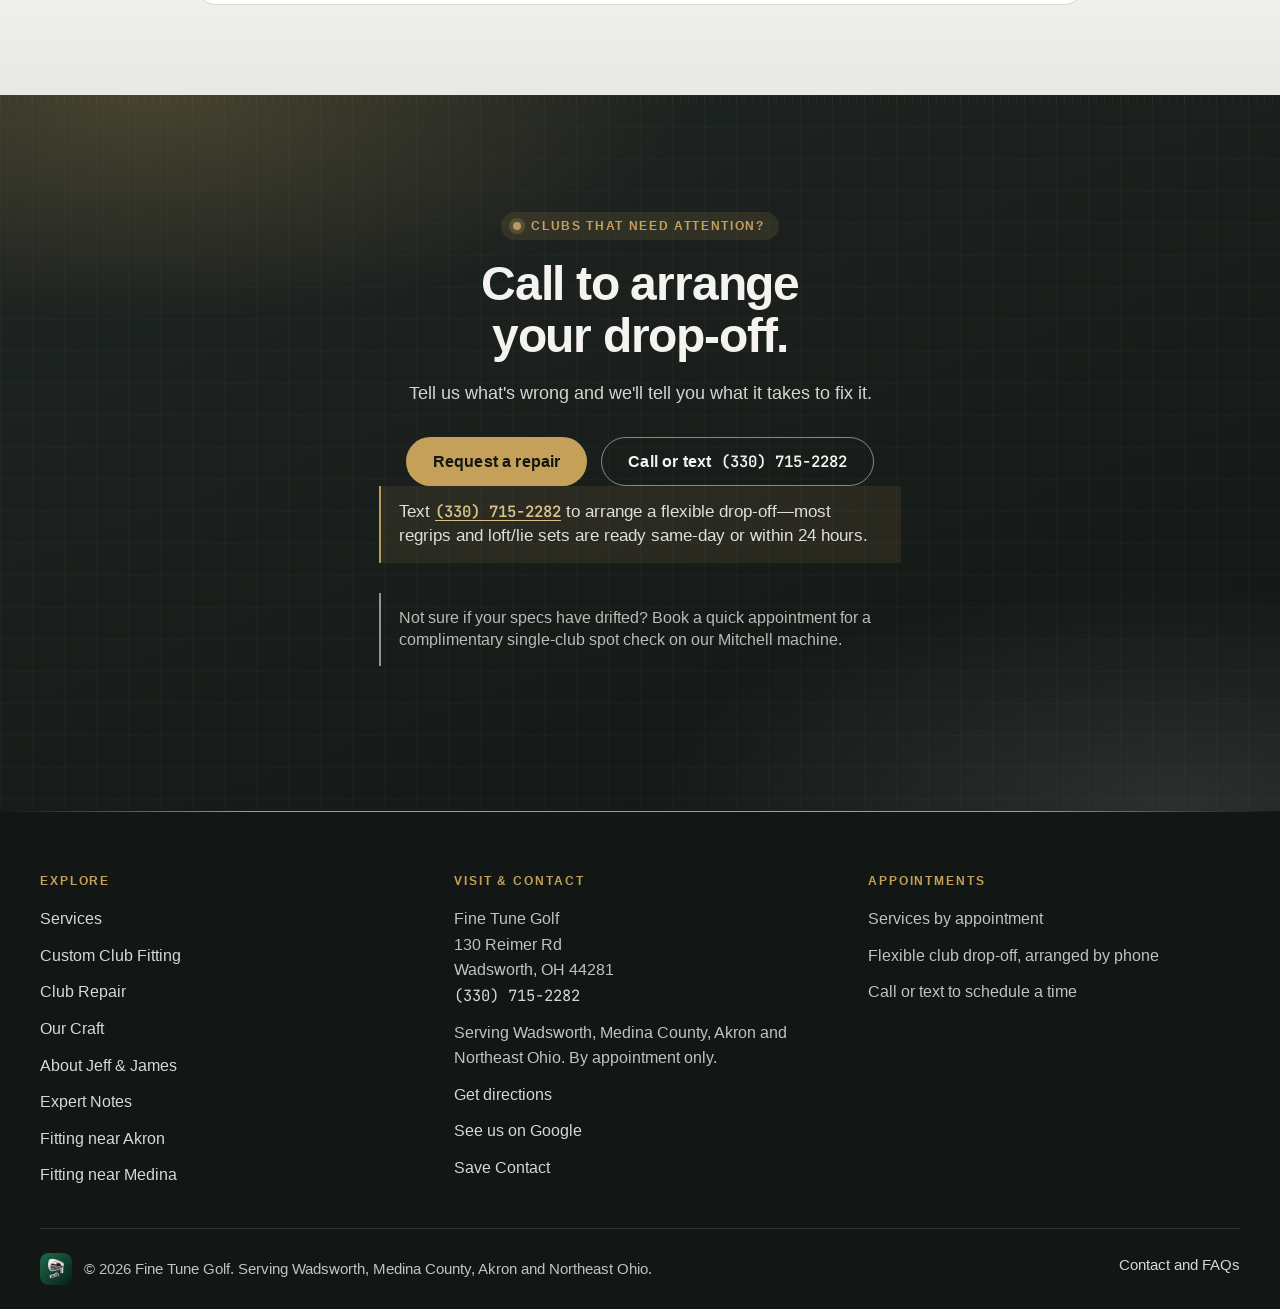
<file: repair.html>
<!doctype html>
<html lang="en">
<head>
  <meta charset="utf-8">
  <meta name="viewport" content="width=device-width, initial-scale=1">
  <title>Golf Club Repair | Wadsworth, Akron &amp; Medina, OH</title>
  <meta name="description" content="Golf club repair, regripping, reshafting and loft and lie adjustment in Wadsworth, Akron &amp; Medina, OH. By appointment: call or text (330) 715-2282.">
  <meta property="og:type" content="website">
  <meta property="og:site_name" content="Fine Tune Golf">
  <meta property="og:title" content="Golf Club Repair | Wadsworth, Akron &amp; Medina, OH">
  <meta property="og:url" content="https://finetunegolf.net/repair.html">
  <meta property="og:description" content="Golf club repair, regripping, reshafting and loft and lie adjustment in Wadsworth, Akron &amp; Medina, OH. By appointment: call or text (330) 715-2282.">
  <link rel="canonical" href="https://finetunegolf.net/repair.html">
  <link rel="icon" href="/favicon.svg" type="image/svg+xml">
  <link rel="icon" href="/favicon.ico" sizes="32x32">
  <link rel="icon" href="assets/img/icon-192.png" type="image/png" sizes="192x192">
  <link rel="apple-touch-icon" href="/apple-touch-icon.png">
  <link rel="manifest" href="/site.webmanifest">
  <meta name="theme-color" content="#121614">
  <link rel="preload" href="assets/fonts/plus-jakarta-sans-variable.woff2" as="font" type="font/woff2" crossorigin>
  <link rel="stylesheet" href="assets/css/styles.css">
  <meta property="og:image" content="https://finetunegolf.net/assets/img/og-image.png">
  <meta property="og:image:width" content="1200">
  <meta property="og:image:height" content="630">
  <meta property="og:image:alt" content="Fine Tune Golf: custom club fitting, building and repair in Wadsworth, Ohio">
  <meta name="twitter:card" content="summary_large_image">
  <meta name="twitter:title" content="Golf Club Repair | Wadsworth, Akron &amp; Medina, OH">
  <meta name="twitter:description" content="Golf club repair, regripping, reshafting and loft and lie adjustment in Wadsworth, Akron &amp; Medina, OH. By appointment: call or text (330) 715-2282.">
  <meta name="twitter:image" content="https://finetunegolf.net/assets/img/og-image.png">
  <meta name="twitter:image:alt" content="Fine Tune Golf: custom club fitting, building and repair in Wadsworth, Ohio">
  <script type="application/ld+json">
  {
    "@context": "https://schema.org",
    "@type": "Service",
    "name": "Golf club repair near Wadsworth, Ohio",
    "serviceType": "Golf club repair",
    "description": "Golf club repair, reshafting, regripping, loft and lie adjustment and shaft frequency checks, measured on Mitchell Golf equipment. Services are by appointment.",
    "url": "https://finetunegolf.net/repair.html",
    "provider": {
      "@type": "SportingGoodsStore", "@id": "https://finetunegolf.net/#business",
      "name": "Fine Tune Golf",
      "url": "https://finetunegolf.net/",
      "telephone": "+1-330-715-2282",
      "address": { "@type": "PostalAddress", "streetAddress": "130 Reimer Rd", "addressLocality": "Wadsworth", "addressRegion": "OH", "postalCode": "44281", "addressCountry": "US" }
    },
    "areaServed": ["Wadsworth, Ohio", "Medina County, Ohio", "Wadsworth and surrounding areas, Ohio", "Cuyahoga Falls, Ohio", "Wooster, Ohio", "Canton, Ohio", "Cleveland, Ohio", "Northeast Ohio"]
  }
  </script>
  <script type="application/ld+json">
  {
    "@context": "https://schema.org",
    "@graph": [
      { "@type": "Service", "@id": "https://finetunegolf.net/repair.html#regripping", "name": "Golf club regripping", "serviceType": "Regripping", "url": "https://finetunegolf.net/repair.html#services", "provider": { "@id": "https://finetunegolf.net/#business" }, "areaServed": ["Wadsworth, Ohio", "Medina County, Ohio", "Cuyahoga Falls, Ohio", "Wooster, Ohio", "Canton, Ohio", "Cleveland, Ohio", "Northeast Ohio"],
        "description": "Old grip removed, shaft prepped and a new grip installed to your size. Labor only; grips are additional.",
        "offers": [
          { "@type": "Offer", "price": "5.00", "priceCurrency": "USD", "description": "Regrip labor per club, grip from our shop" },
          { "@type": "Offer", "price": "8.00", "priceCurrency": "USD", "description": "Outside grip installation labor per club, grip you bring" } ] },
      { "@type": "Service", "@id": "https://finetunegolf.net/repair.html#reshafting", "name": "Golf club reshafting", "serviceType": "Reshafting", "url": "https://finetunegolf.net/repair.html#services", "provider": { "@id": "https://finetunegolf.net/#business" }, "areaServed": ["Wadsworth, Ohio", "Medina County, Ohio", "Cuyahoga Falls, Ohio", "Wooster, Ohio", "Canton, Ohio", "Cleveland, Ohio", "Northeast Ohio"],
        "description": "New steel or graphite shaft installed with spine alignment included. Labor only; shafts are additional.",
        "offers": [
          { "@type": "Offer", "price": "30.00", "priceCurrency": "USD", "description": "Steel reshaft labor per club" },
          { "@type": "Offer", "price": "35.00", "priceCurrency": "USD", "description": "Graphite reshaft labor per club" } ] },
      { "@type": "Service", "@id": "https://finetunegolf.net/repair.html#loft-and-lie", "name": "Loft and lie adjustment", "serviceType": "Loft and lie adjustment", "url": "https://finetunegolf.net/repair.html#loft-title", "provider": { "@id": "https://finetunegolf.net/#business" }, "areaServed": ["Wadsworth, Ohio", "Medina County, Ohio", "Cuyahoga Falls, Ohio", "Wooster, Ohio", "Canton, Ohio", "Cleveland, Ohio", "Northeast Ohio"],
        "description": "Loft and lie measured and set on a Mitchell Golf Steelclub machine, for single clubs or complete iron sets. Free loft and lie measurement with any adjustment.",
        "offers": { "@type": "Offer", "price": "7.00", "priceCurrency": "USD", "description": "Loft and lie adjustment per club" } },
      { "@type": "Service", "@id": "https://finetunegolf.net/repair.html#frequency-matching", "name": "Shaft frequency inspection and matching", "serviceType": "Shaft frequency matching", "url": "https://finetunegolf.net/repair.html#services", "provider": { "@id": "https://finetunegolf.net/#business" }, "areaServed": ["Wadsworth, Ohio", "Medina County, Ohio", "Cuyahoga Falls, Ohio", "Wooster, Ohio", "Canton, Ohio", "Cleveland, Ohio", "Northeast Ohio"],
        "description": "Shaft frequency measured on a Mitchell Golf DigiFlex 2.0 and matched across a set. Available on its own or as part of a build." }
    ]
  }
  </script>
  <script type="application/ld+json">
  {
    "@context": "https://schema.org",
    "@type": "FAQPage",
    "mainEntity": [
      { "@type": "Question", "name": "Do I need an appointment to drop off clubs?", "acceptedAnswer": { "@type": "Answer", "text": "Yes, please call ahead. Drop-offs are arranged by phone at a time that suits you, and they can be scheduled outside traditional business hours once they're coordinated with us." } },
      { "@type": "Question", "name": "Do you work on irons, woods and hybrids?", "acceptedAnswer": { "@type": "Answer", "text": "Yes. We reshaft and repair irons, woods and hybrids, and we can adjust single clubs or complete iron sets." } },
      { "@type": "Question", "name": "Can I get a shaft's frequency checked on its own?", "acceptedAnswer": { "@type": "Answer", "text": "Yes. Shaft frequency inspection is a service in its own right. Choose it on our contact form, or call or text us." } },
      { "@type": "Question", "name": "How much does a repair cost?", "acceptedAnswer": { "@type": "Answer", "text": "Labor prices for regrips, reshafts, loft and lie adjustments and other repairs are on our Services page. Prices shown are labor only. Grips, shafts, adapters and other components are additional. Club rebuilds are quoted per job. To arrange a drop-off, call or text (330) 715-2282." } }
    ]
  }
  </script>
</head>
<body>
<a class="skip-link" href="#main">Skip to main content</a>


<div class="topbar">
  <div class="container topbar-inner">
    <div class="topbar-items">
      <a href="tel:+13307152282"><span class="mono">(330) 715-2282</span></a>
      <span>130 Reimer Rd, Wadsworth, OH</span>
    </div>
    <span class="status-pill">By appointment &middot; call or text us</span>
  </div>
</div>

<header class="site-header">
  <div class="container nav-wrap">
    <a class="brand" href="index.html" aria-label="Fine Tune Golf home">
      <img src="assets/img/logo-mark.webp" srcset="assets/img/logo-mark@2x.webp 2x" width="46" height="46" alt="">
      <span class="brand-text">
        <span class="brand-name">Fine Tune</span>
        <span class="brand-sub">Golf &middot; Fitting &amp; Repair</span>
      </span>
    </a>
    <button class="nav-toggle" type="button" aria-controls="primary-nav" aria-expanded="false" aria-label="Open menu">
      <span></span><span></span><span></span>
    </button>
    <nav class="primary-nav" id="primary-nav" aria-label="Main navigation">
      <ul>
        <li><a href="index.html">Home</a></li>
        <li class="has-sub">
          <a href="services.html" aria-current="true">Services</a>
          <button class="sub-toggle" type="button" aria-expanded="false" aria-controls="services-menu" aria-label="Show service pages"></button>
          <ul class="sub-menu" id="services-menu">
            <li><a href="fitting.html">Custom Club Fitting</a></li>
            <li><a href="repair.html" aria-current="page">Club Repair</a></li>
          </ul>
        </li>
        <li class="has-sub">
          <a href="about.html">About</a>
          <button class="sub-toggle" type="button" aria-expanded="false" aria-controls="about-menu" aria-label="Show about pages"></button>
          <ul class="sub-menu" id="about-menu">
            <li><a href="about.html">Our Story</a></li>
            <li><a href="craft.html">Our Craft &amp; KZG</a></li>
            <li><a href="expert-notes.html">Expert Notes</a></li>
          </ul>
        </li>
        <li><a href="contact.html">Contact</a></li>
      </ul>
      <a class="btn btn-gold btn-sm nav-cta" href="contact.html?service=club-repair#booking">Request a Repair</a>
    </nav>
  </div>
</header>

<main id="main">

  <section class="page-hero">
    <div class="container">
      <nav class="breadcrumb" aria-label="Breadcrumb">
        <ol>
          <li><a href="index.html">Home</a></li>
          <li><a href="services.html">Services</a></li>
          <li aria-current="page">Club Repair</li>
        </ol>
      </nav>
      <p class="eyebrow">Club repair &amp; adjustment</p>
      <h1>Golf club repair and regripping, <em>done right</em>.</h1>
      <p class="lead">From a snapped shaft to a worn grip, we handle all aspects of club maintenance. We'll tell you what your clubs need, and what they don't.</p>
      <div class="btn-row">
        <a class="btn btn-gold" href="contact.html?service=club-repair#booking">Request a repair</a>
        <a class="btn btn-outline-light" href="tel:+13307152282">Call or text <span class="mono">(330) 715-2282</span></a>
      </div>
    </div>
  </section>

  <section class="section" aria-label="Drop-off information">
    <div class="container">
      <div class="panel-dark reveal" style="text-align: center;">
        <p class="eyebrow">Dropping off clubs?</p>
        <h2 style="max-width: 24ch; margin-inline: auto;">Club drop-offs are arranged by phone.</h2>
        <p style="max-width: 60ch; margin: 0 auto;">Call or text <span class="mono">(330) 715-2282</span> to choose a drop-off time that suits you. We offer flexible drop-off arrangements, even outside traditional hours, once they're coordinated with us.</p>
      </div>
    </div>
  </section>

  <section class="section section-alt" id="services" aria-labelledby="services-title">
    <div class="container">
      <div class="section-head center reveal">
        <p class="eyebrow">Repair services</p>
        <h2 id="services-title">What golf club repairs does Fine Tune Golf do?</h2>
        <p>We reshaft, regrip and adjust irons, woods and hybrids, on single clubs or complete sets. Each job is measured, checked and explained.</p>
      </div>

      <div class="grid grid-3">
        <article class="card reveal">
          <h3>Reshafting</h3>
          <p>Iron, wood or hybrid. We source and install shafts based on your swing, your preferences and your budget.</p>
          <a class="link-arrow" href="contact.html?service=reshaft#booking">Request a reshaft</a>
        </article>
        <article class="card reveal">
          <h3>Regripping</h3>
          <p>A variety of grip styles and sizes, professionally installed to suit your hands and your preferences. Not sure if yours are due? See <a href="expert-notes.html#regrip">how often to regrip</a>.</p>
          <a class="link-arrow" href="contact.html?service=regrip#booking">Request a regrip</a>
        </article>
        <article class="card reveal">
          <h3>Shaft frequency analysis</h3>
          <p>We check shaft frequency with <a href="craft.html">our DigiFlex 2.0 meter</a> to evaluate flex and consistency, a useful baseline when comparing shafts or checking a set.</p>
          <a class="link-arrow" href="contact.html?service=frequency-inspection#booking">Book a frequency check</a>
        </article>
        <article class="card reveal">
          <h3>Loft &amp; lie adjustment</h3>
          <p>Measured and adjusted in-house on our Steelclub Signature Angle Machine, on single clubs or complete iron sets.</p>
          <a class="link-arrow" href="contact.html?service=loft-lie#booking">Request an adjustment</a>
        </article>
        <article class="card reveal">
          <h3>Cleaning &amp; inspection</h3>
          <p>Every club is cleaned and inspected for wear, damage or anything else that may need attention.</p>
          <a class="link-arrow" href="contact.html?service=club-repair#booking">Ask about a repair</a>
        </article>
        <article class="card reveal">
          <h3>Component repairs</h3>
          <p>Loose heads, ferrule work, grip replacement and other component-related repairs.</p>
          <a class="link-arrow" href="contact.html?service=club-repair#booking">Ask about a repair</a>
        </article>
      </div>
    </div>
  </section>

  <section class="section" aria-labelledby="loft-title">
    <div class="container split">
      <div class="reveal">
        <p class="eyebrow">Loft &amp; lie</p>
        <h2 id="loft-title">When should I have my golf club loft and lie checked?</h2>
        <p>Check <a href="expert-notes.html#loft-lie">loft and lie</a> when you buy used clubs, after a repair or hard bend, or whenever shots miss in one direction. They control launch, direction and how the sole meets the turf, and a few degrees can change how a set gaps.</p>
        <p>We measure each club against its intended specification, adjust it, and check the result, on single clubs or complete iron sets.</p>
      </div>
      <div class="panel-dark reveal">
        <p class="eyebrow">What a check gives you</p>
        <ul class="checklist" style="margin-top: 16px;">
          <li><span class="check" aria-hidden="true"></span><span>Each club checked individually</span></li>
          <li><span class="check" aria-hidden="true"></span><span>Consistent gapping across an iron set</span></li>
          <li><span class="check" aria-hidden="true"></span><span>Adjustments verified, not estimated</span></li>
          <li><span class="check" aria-hidden="true"></span><span>Straightforward advice on what's worth changing</span></li>
        </ul>
      </div>
    </div>
  </section>

  <section class="section section-alt" aria-labelledby="how-title">
    <div class="container">
      <div class="section-head center reveal">
        <p class="eyebrow">How a repair works</p>
        <h2 id="how-title">Three steps, no surprises</h2>
      </div>

      <div class="grid grid-3">
        <div class="card reveal">
          <span class="step-num" aria-hidden="true">01</span>
          <h3>Call to arrange</h3>
          <p>Call or text to arrange a convenient drop-off time, even outside traditional hours.</p>
        </div>
        <div class="card reveal">
          <span class="step-num" aria-hidden="true">02</span>
          <h3>We assess</h3>
          <p>We inspect the clubs, measure what matters and check shaft frequency wherever it's relevant to the repair.</p>
        </div>
        <div class="card reveal">
          <span class="step-num" aria-hidden="true">03</span>
          <h3>We explain, then we work</h3>
          <p>We'll walk you through what the work involves, so you know what you're getting before the clubs go back in your bag.</p>
        </div>
      </div>
    </div>
  </section>

  <section class="section section-tint" aria-labelledby="areas-title">
    <div class="container">
      <div class="section-head center reveal">
        <p class="eyebrow">Areas we serve</p>
        <h2 id="areas-title">Where can I find golf club repair near Wadsworth, Medina, Akron and Wooster?</h2>
        <p>We're based at 130 Reimer Rd in Wadsworth, Ohio, and welcome golfers from Medina County, Akron, Wooster, Canton, Cleveland and across Northeast Ohio. Not sure if we're close enough? Call or text <span class="mono">(330) 715-2282</span> and we'll let you know.</p>
      </div>
    </div>
  </section>

  <section class="section" aria-labelledby="faq-title">
    <div class="container">
      <div class="section-head center reveal">
        <p class="eyebrow">Repair FAQ</p>
        <h2 id="faq-title">Questions we hear most</h2>
      </div>

      <div class="faq reveal">
        <details>
          <summary>Do I need an appointment to drop off clubs?</summary>
          <div class="answer">
            <p>Yes, please call ahead. Drop-offs are arranged by phone at a time that suits you, and they can be scheduled outside traditional business hours once they're coordinated with us.</p>
          </div>
        </details>
        <details>
          <summary>Do you work on irons, woods and hybrids?</summary>
          <div class="answer">
            <p>Yes. We reshaft and repair irons, woods and hybrids, and we can adjust single clubs or complete iron sets.</p>
          </div>
        </details>
        <details>
          <summary>Can I get a shaft's frequency checked on its own?</summary>
          <div class="answer">
            <p>Yes. Shaft frequency inspection is a service in its own right. Choose it on our <a href="contact.html?service=frequency-inspection#booking">contact form</a>, or call or text us.</p>
          </div>
        </details>
        <details>
          <summary>How much does a repair cost?</summary>
          <div class="answer">
            <p>Labor prices for regrips, reshafts, loft and lie adjustments and other repairs are on our <a href="services.html#pricing">Services page</a>. Prices shown are labor only. Grips, shafts, adapters and other components are additional. Club rebuilds are quoted per job. To arrange a drop-off, call or text <a href="tel:+13307152282"><span class="mono">(330) 715-2282</span></a>.</p>
          </div>
        </details>
      </div>
    </div>
  </section>

  <section class="cta-band" aria-labelledby="cta-title">
    <div class="container">
      <p class="eyebrow">Clubs that need attention?</p>
      <h2 id="cta-title">Call to arrange your drop-off.</h2>
      <p>Tell us what's wrong and we'll tell you what it takes to fix it.</p>
      <div class="btn-row reveal">
        <a class="btn btn-gold" href="contact.html?service=club-repair#booking">Request a repair</a>
        <a class="btn btn-outline-light" href="tel:+13307152282">Call or text <span class="mono">(330) 715-2282</span></a>
      </div>
      <p class="callout">Text <a href="tel:+13307152282"><span class="mono">(330) 715-2282</span></a> to arrange a flexible drop-off—most regrips and loft/lie sets are ready same-day or within 24 hours.</p>
      <p class="callout callout-soft">Not sure if your specs have drifted? Book a quick appointment for a complimentary single-club spot check on our Mitchell machine.</p>
    </div>
  </section>

</main>

<footer class="site-footer">
  <div class="container footer-grid">
    <div>
      <h2>Explore</h2>
      <ul>
        <li><a href="services.html">Services</a></li>
        <li><a href="fitting.html">Custom Club Fitting</a></li>
        <li><a href="repair.html">Club Repair</a></li>
        <li><a href="craft.html">Our Craft</a></li>
        <li><a href="about.html">About Jeff &amp; James</a></li>
        <li><a href="expert-notes.html">Expert Notes</a></li>
        <li><a href="golf-club-fitting-akron-oh.html">Fitting near Akron</a></li>
        <li><a href="golf-club-fitting-medina-oh.html">Fitting near Medina</a></li>
      </ul>
    </div>
    <div>
      <h2>Visit &amp; Contact</h2>
      <ul>
        <li><address>Fine Tune Golf<br>130 Reimer Rd<br>Wadsworth, OH 44281<br><a href="tel:+13307152282"><span class="mono">(330) 715-2282</span></a></address></li>
        <li>Serving Wadsworth, Medina County, Akron and Northeast Ohio. By appointment only.</li>
        <li><a href="https://www.google.com/maps/dir/?api=1&amp;destination=130+Reimer+Rd%2C+Wadsworth%2C+OH+44281" target="_blank" rel="noopener">Get directions</a></li>
        <li><a href="https://maps.app.goo.gl/mqLa4XzYkEKV1N688" target="_blank" rel="noopener">See us on Google</a></li>
        <li><a href="FineTuneGolf.vcf" download="FineTuneGolf.vcf" type="text/vcard">Save Contact</a></li>
      </ul>
    </div>
    <div>
      <h2>Appointments</h2>
      <ul>
        <li>Services by appointment</li>
        <li>Flexible club drop-off, arranged by phone</li>
        <li>Call or text to schedule a time</li>
      </ul>
    </div>
  </div>
  <div class="container footer-bottom">
    <p class="footer-mark"><img src="assets/img/logo-mark.webp" width="32" height="32" alt=""><span>&copy; <span data-year>2026</span> Fine Tune Golf. Serving Wadsworth, Medina County, Akron and Northeast Ohio.</span></p>
    <p><a href="contact.html">Contact and FAQs</a></p>
  </div>
</footer>

<nav class="mobile-bar" aria-label="Quick actions">
  <a href="tel:+13307152282">Call</a>
  <a href="https://www.google.com/maps/dir/?api=1&amp;destination=130+Reimer+Rd%2C+Wadsworth%2C+OH+44281" target="_blank" rel="noopener">Directions</a>
  <a href="contact.html#booking">Book now</a>
</nav>

<script src="assets/js/main.js" defer></script>
</body>
</html>
</file>
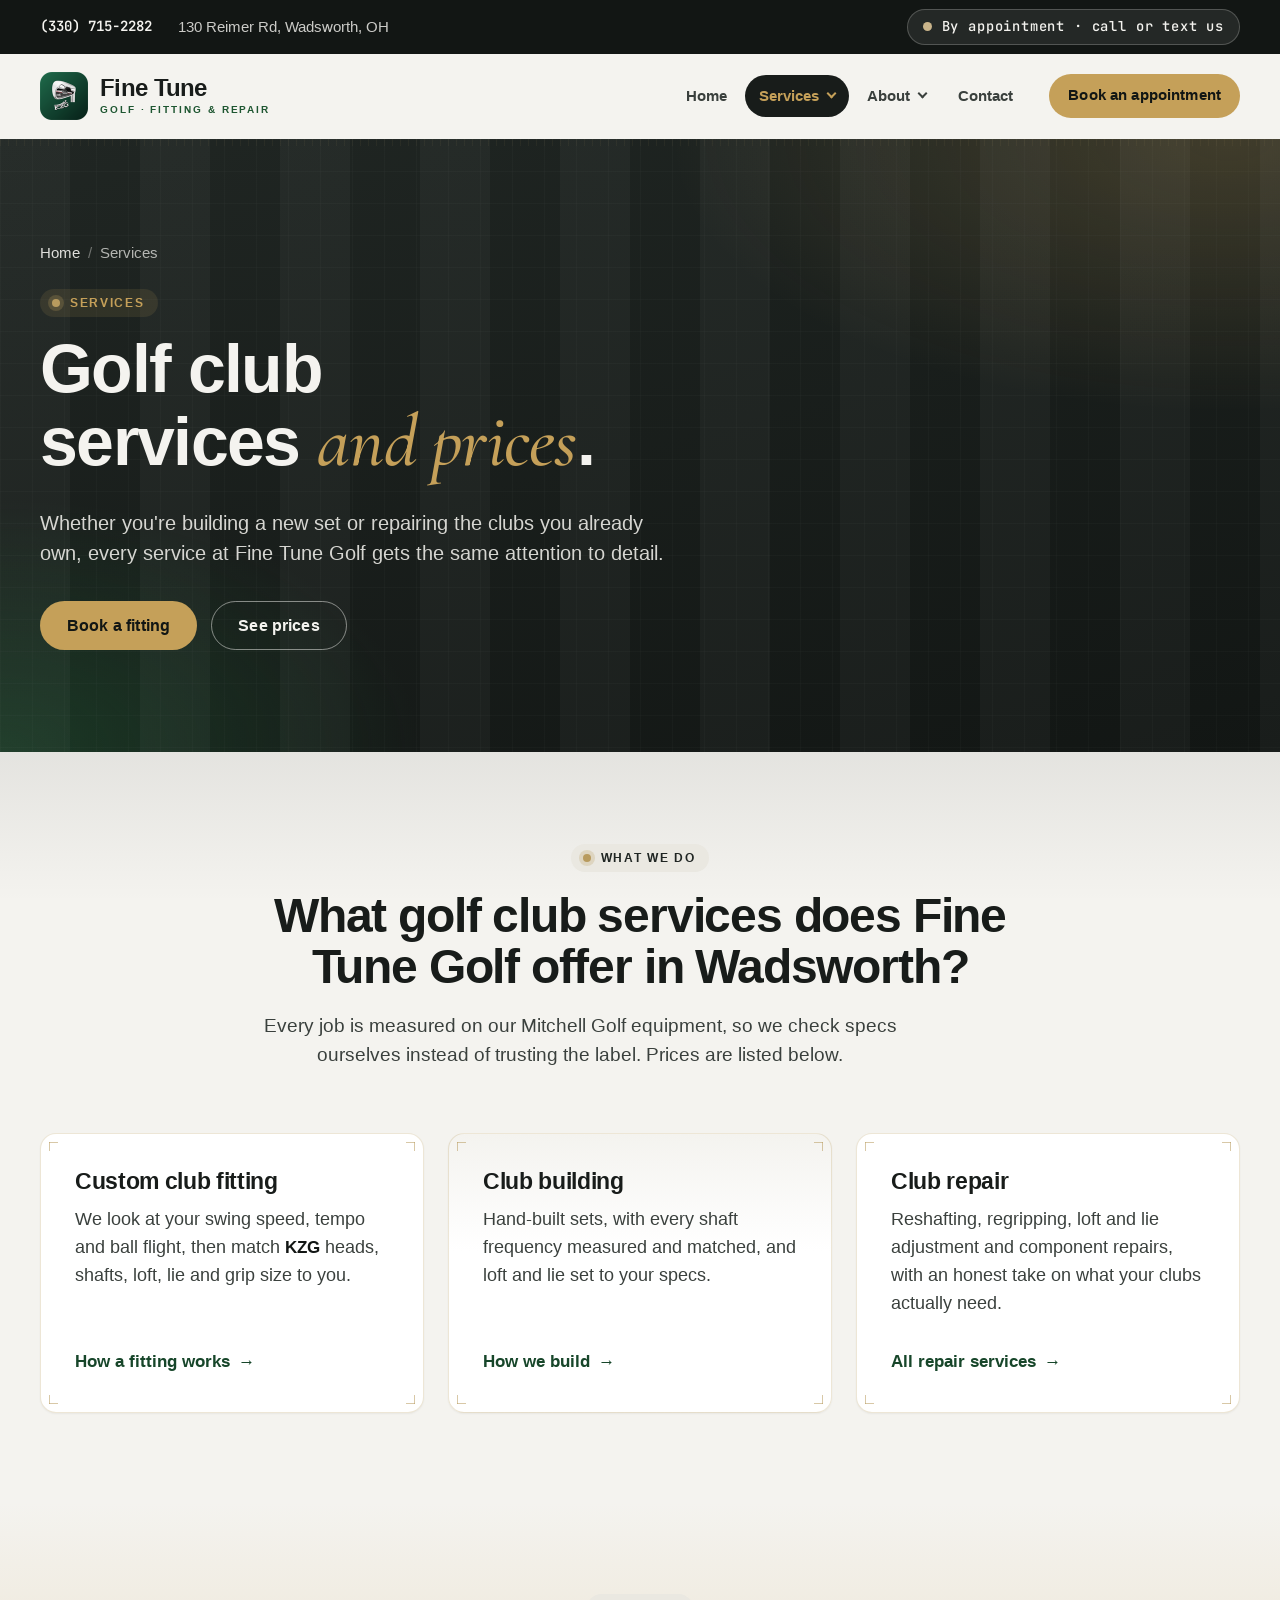
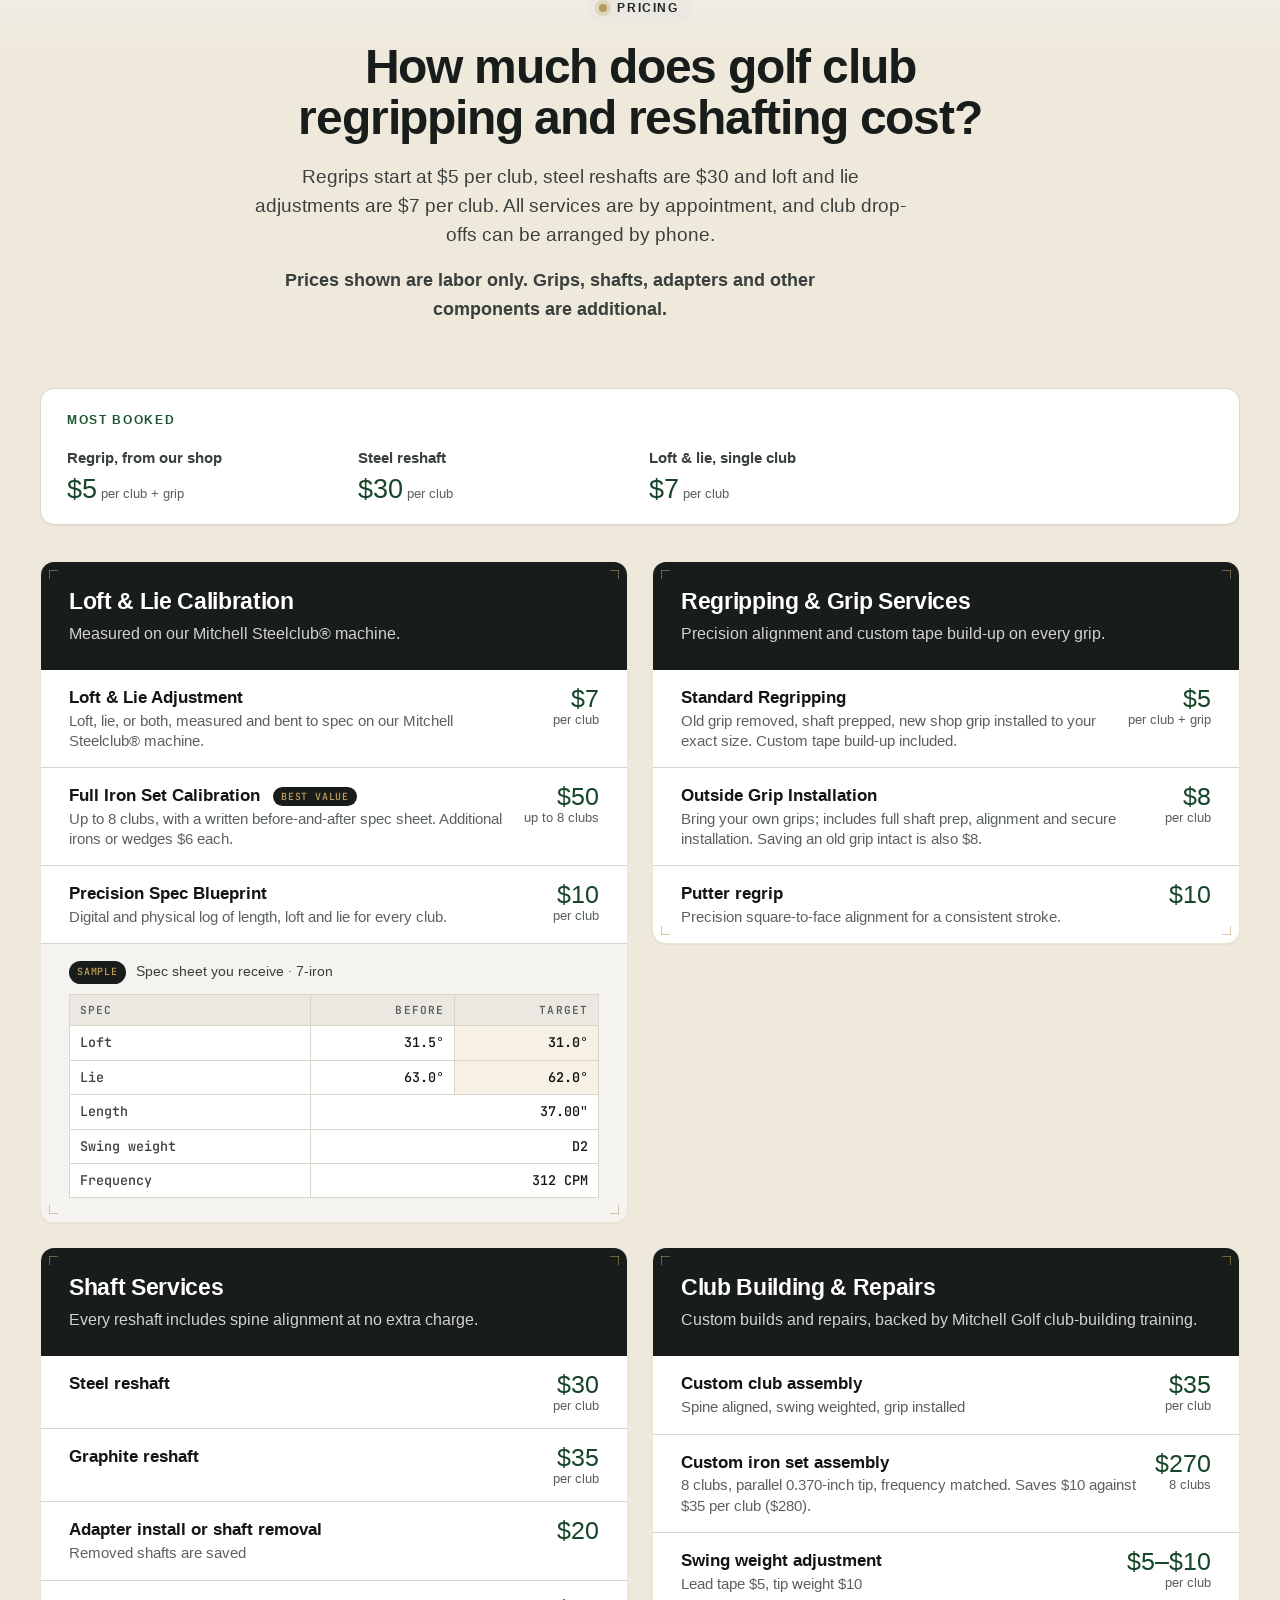
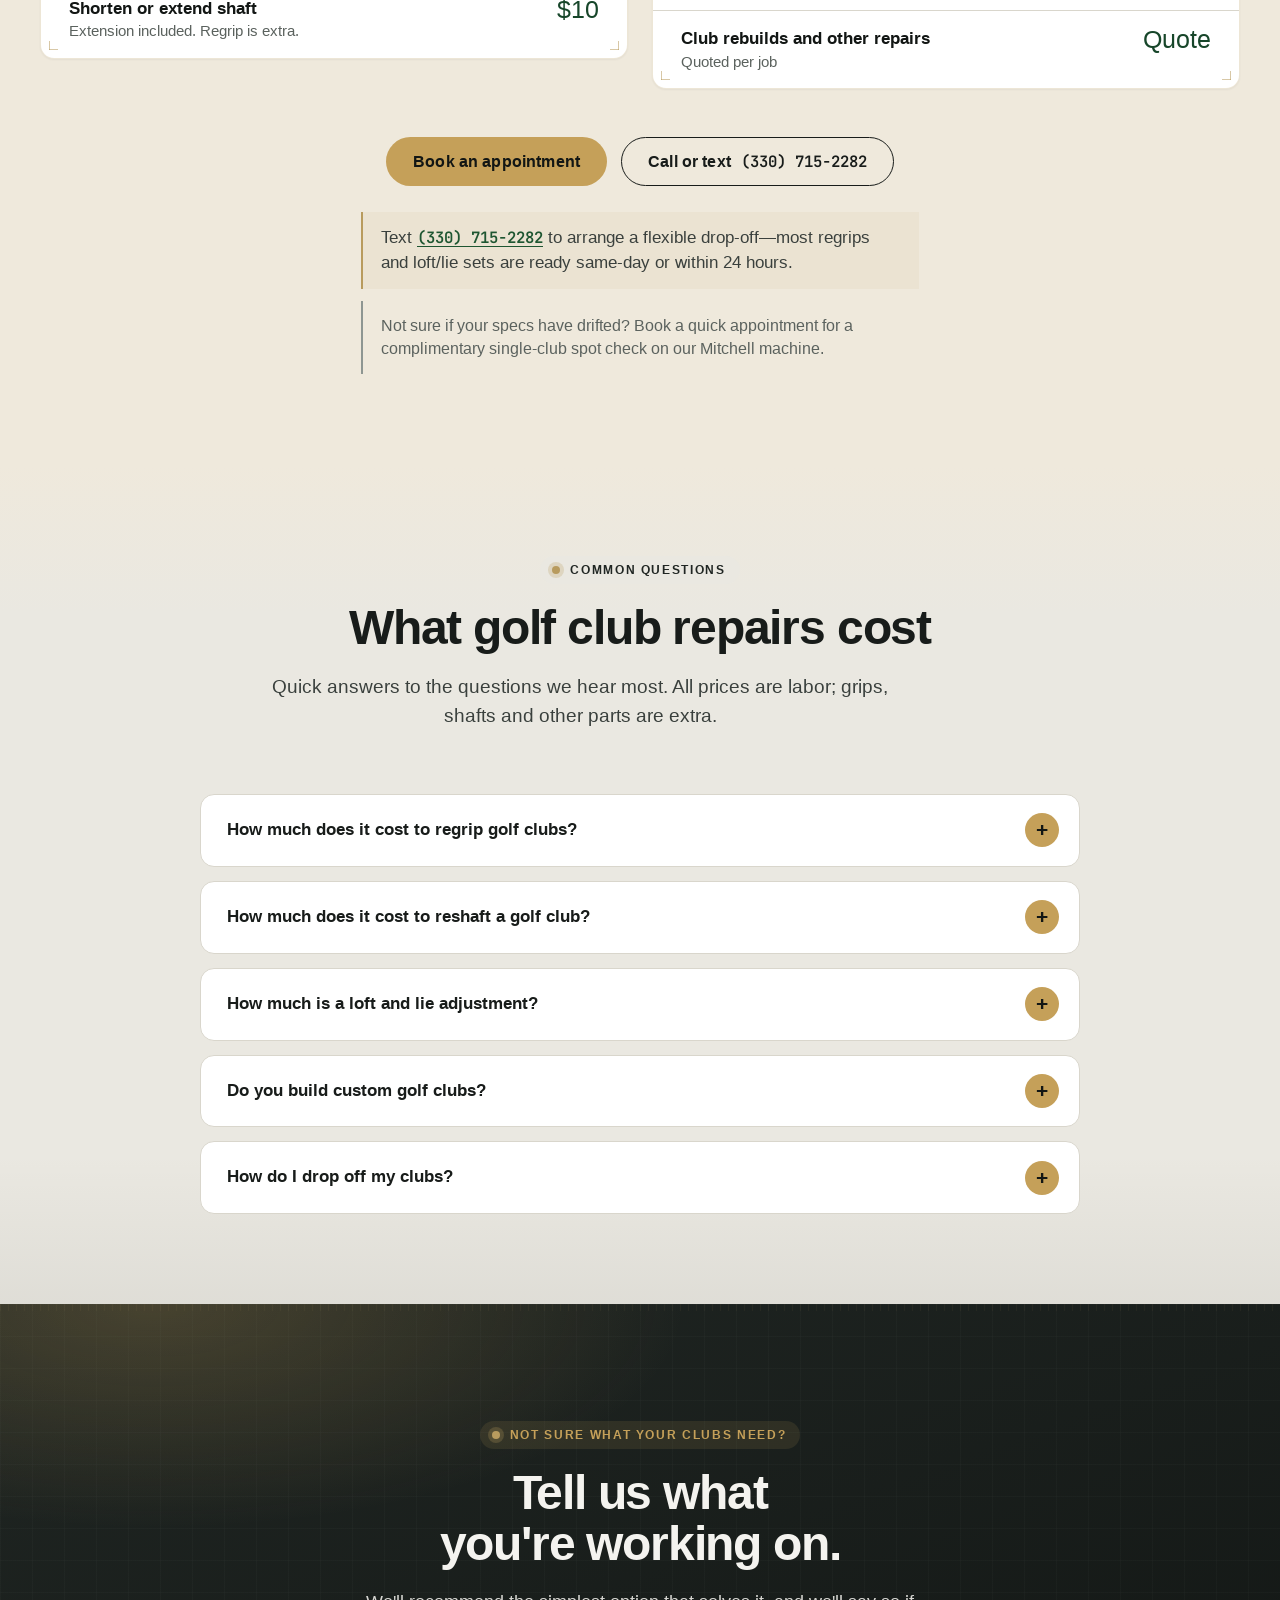
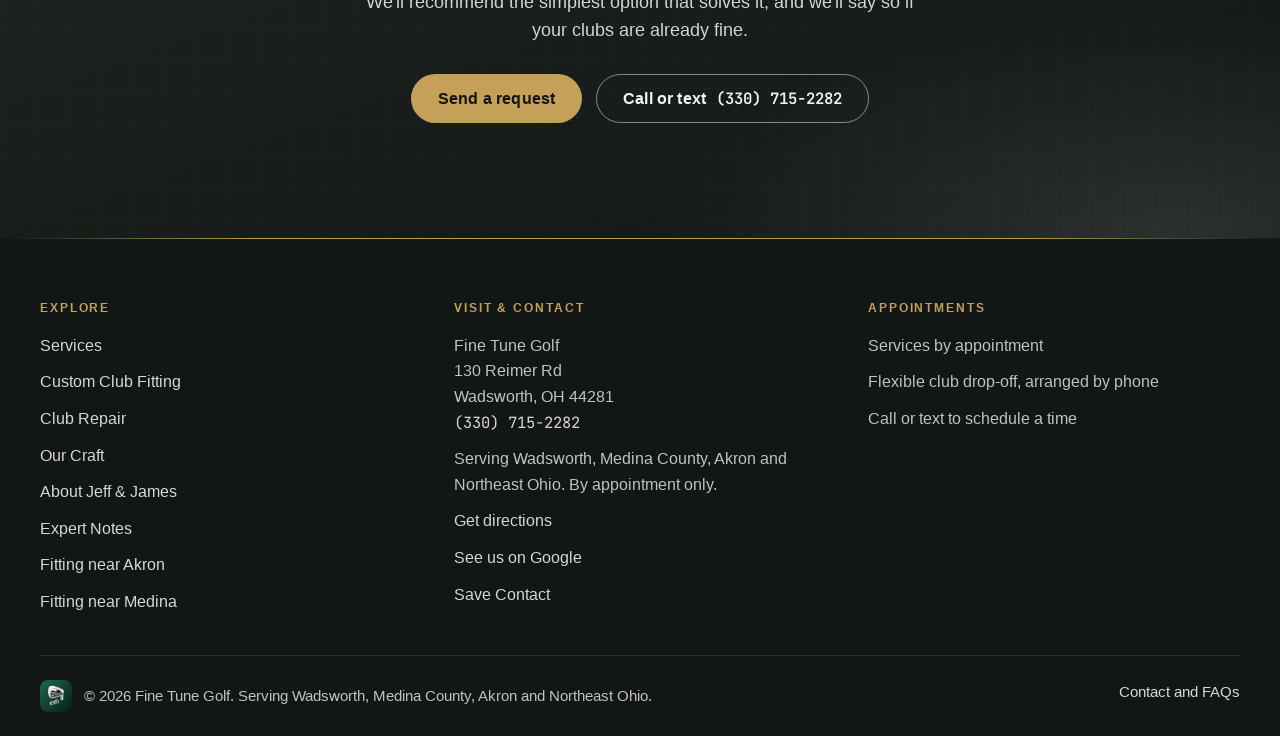
<file: services.html>
<!doctype html>
<html lang="en">
<head>
  <meta charset="utf-8">
  <meta name="viewport" content="width=device-width, initial-scale=1">
  <title>Regrip &amp; Reshaft Prices | Wadsworth, Akron &amp; Medina, OH</title>
  <meta name="description" content="Golf club regrip $5, steel reshaft $30, loft and lie $7 per club in Wadsworth, Akron &amp; Medina, OH. Labor prices, by appointment: (330) 715-2282.">
  <meta property="og:type" content="website">
  <meta property="og:site_name" content="Fine Tune Golf">
  <meta property="og:title" content="Regrip &amp; Reshaft Prices | Wadsworth, Akron &amp; Medina, OH">
  <meta property="og:url" content="https://finetunegolf.net/services.html">
  <meta property="og:description" content="Golf club regrip $5, steel reshaft $30, loft and lie $7 per club in Wadsworth, Akron &amp; Medina, OH. Labor prices, by appointment: (330) 715-2282.">
  <link rel="canonical" href="https://finetunegolf.net/services.html">
  <link rel="icon" href="/favicon.svg" type="image/svg+xml">
  <link rel="icon" href="/favicon.ico" sizes="32x32">
  <link rel="icon" href="assets/img/icon-192.png" type="image/png" sizes="192x192">
  <link rel="apple-touch-icon" href="/apple-touch-icon.png">
  <link rel="manifest" href="/site.webmanifest">
  <meta name="theme-color" content="#121614">
  <link rel="preload" href="assets/fonts/plus-jakarta-sans-variable.woff2" as="font" type="font/woff2" crossorigin>
  <link rel="stylesheet" href="assets/css/styles.css">
  <meta property="og:image" content="https://finetunegolf.net/assets/img/og-image.png">
  <meta property="og:image:width" content="1200">
  <meta property="og:image:height" content="630">
  <meta property="og:image:alt" content="Fine Tune Golf: custom club fitting, building and repair in Wadsworth, Ohio">
  <meta name="twitter:card" content="summary_large_image">
  <meta name="twitter:title" content="Regrip &amp; Reshaft Prices | Wadsworth, Akron &amp; Medina, OH">
  <meta name="twitter:description" content="Golf club regrip $5, steel reshaft $30, loft and lie $7 per club in Wadsworth, Akron &amp; Medina, OH. Labor prices, by appointment: (330) 715-2282.">
  <meta name="twitter:image" content="https://finetunegolf.net/assets/img/og-image.png">
  <meta name="twitter:image:alt" content="Fine Tune Golf: custom club fitting, building and repair in Wadsworth, Ohio">
  <script type="application/ld+json">
  {
    "@context": "https://schema.org",
    "@type": "Service",
    "name": "Golf club prices: reshafting, regripping, loft and lie and club building",
    "serviceType": "Golf club reshafting, regripping, loft and lie adjustment and club building",
    "description": "Published prices for golf club reshafting, regripping, loft and lie adjustment and club building. Services are by appointment.",
    "url": "https://finetunegolf.net/services.html",
    "provider": {
      "@type": "SportingGoodsStore", "@id": "https://finetunegolf.net/#business",
      "name": "Fine Tune Golf",
      "url": "https://finetunegolf.net/",
      "telephone": "+1-330-715-2282",
      "address": { "@type": "PostalAddress", "streetAddress": "130 Reimer Rd", "addressLocality": "Wadsworth", "addressRegion": "OH", "postalCode": "44281", "addressCountry": "US" }
    },
    "areaServed": ["Wadsworth, Ohio", "Medina County, Ohio", "Wadsworth and surrounding areas, Ohio", "Cuyahoga Falls, Ohio", "Wooster, Ohio", "Canton, Ohio", "Cleveland, Ohio", "Northeast Ohio"]
  }
  </script>
  <script type="application/ld+json">
  {
    "@context": "https://schema.org",
    "@type": "FAQPage",
    "url": "https://finetunegolf.net/services.html",
    "mainEntity": [
      { "@type": "Question", "name": "How much does it cost to regrip golf clubs?", "acceptedAnswer": { "@type": "Answer", "text": "Standard regripping is $5 per club plus the grip, with precision alignment, custom tape build-up and a core sizing check included. If you bring your own grips, installation is $8 per club. Putter regrips are $10." } },
      { "@type": "Question", "name": "How much does it cost to reshaft a golf club?", "acceptedAnswer": { "@type": "Answer", "text": "Reshafting is $30 per club for steel and $35 per club for graphite, plus the shaft. Every reshaft includes spine alignment, and set reshafts are frequency matched using parallel 0.370-inch tip shafts." } },
      { "@type": "Question", "name": "How much is a loft and lie adjustment?", "acceptedAnswer": { "@type": "Answer", "text": "A single club is $7 for loft, lie or both. A full iron set of up to 8 clubs is $50 with a written before-and-after spec sheet, and extra irons or wedges are $6 each with a set. The Precision Spec Blueprint, a written loft, lie and length log, is $10 per club." } },
      { "@type": "Question", "name": "Do you build custom golf clubs?", "acceptedAnswer": { "@type": "Answer", "text": "Yes. Custom club assembly is $35 per club, and an 8-club custom iron set is $270, frequency matched with parallel 0.370-inch tip shafts. As a KZG Authorized Fitter, we build with KZG components. See how we build." } },
      { "@type": "Question", "name": "How do I drop off my clubs?", "acceptedAnswer": { "@type": "Answer", "text": "All work is by appointment. Call or text (330) 715-2282 to arrange a drop-off time at our shop at 130 Reimer Rd in Wadsworth, Ohio." } }
    ]
  }
  </script>
</head>
<body>
<a class="skip-link" href="#main">Skip to main content</a>


<div class="topbar">
  <div class="container topbar-inner">
    <div class="topbar-items">
      <a href="tel:+13307152282"><span class="mono">(330) 715-2282</span></a>
      <span>130 Reimer Rd, Wadsworth, OH</span>
    </div>
    <span class="status-pill">By appointment &middot; call or text us</span>
  </div>
</div>

<header class="site-header">
  <div class="container nav-wrap">
    <a class="brand" href="index.html" aria-label="Fine Tune Golf home">
      <img src="assets/img/logo-mark.webp" srcset="assets/img/logo-mark@2x.webp 2x" width="46" height="46" alt="">
      <span class="brand-text">
        <span class="brand-name">Fine Tune</span>
        <span class="brand-sub">Golf &middot; Fitting &amp; Repair</span>
      </span>
    </a>
    <button class="nav-toggle" type="button" aria-controls="primary-nav" aria-expanded="false" aria-label="Open menu">
      <span></span><span></span><span></span>
    </button>
    <nav class="primary-nav" id="primary-nav" aria-label="Main navigation">
      <ul>
        <li><a href="index.html">Home</a></li>
        <li class="has-sub">
          <a href="services.html" aria-current="page">Services</a>
          <button class="sub-toggle" type="button" aria-expanded="false" aria-controls="services-menu" aria-label="Show service pages"></button>
          <ul class="sub-menu" id="services-menu">
            <li><a href="fitting.html">Custom Club Fitting</a></li>
            <li><a href="repair.html">Club Repair</a></li>
          </ul>
        </li>
        <li class="has-sub">
          <a href="about.html">About</a>
          <button class="sub-toggle" type="button" aria-expanded="false" aria-controls="about-menu" aria-label="Show about pages"></button>
          <ul class="sub-menu" id="about-menu">
            <li><a href="about.html">Our Story</a></li>
            <li><a href="craft.html">Our Craft &amp; KZG</a></li>
            <li><a href="expert-notes.html">Expert Notes</a></li>
          </ul>
        </li>
        <li><a href="contact.html">Contact</a></li>
      </ul>
      <a class="btn btn-gold btn-sm nav-cta" href="contact.html?service=custom-fitting#booking">Book an appointment</a>
    </nav>
  </div>
</header>

<main id="main">

  <section class="page-hero">
    <div class="container">
      <nav class="breadcrumb" aria-label="Breadcrumb">
        <ol>
          <li><a href="index.html">Home</a></li>
          <li aria-current="page">Services</li>
        </ol>
      </nav>
      <p class="eyebrow">Services</p>
      <h1>Golf club services <em>and prices</em>.</h1>
      <p class="lead">Whether you're building a new set or repairing the clubs you already own, every service at Fine Tune Golf gets the same attention to detail.</p>
      <div class="btn-row">
        <a class="btn btn-gold" href="contact.html?service=custom-fitting#booking">Book a fitting</a>
        <a class="btn btn-outline-light" href="#pricing">See prices</a>
      </div>
    </div>
  </section>

  <section class="section" id="what-we-do" aria-labelledby="what-title">
    <div class="container">
      <div class="section-head center reveal">
        <p class="eyebrow">What we do</p>
        <h2 id="what-title">What golf club services does Fine Tune Golf offer in Wadsworth?</h2>
        <p>Every job is measured on our Mitchell Golf equipment, so we check specs ourselves instead of trusting the label. Prices are listed below.</p>
      </div>

      <div class="grid grid-3">
        <article class="card reveal" id="fitting">
          <h3>Custom club fitting</h3>
          <p>We look at your swing speed, tempo and ball flight, then match <span class="kzg-chrome">KZG</span> heads, shafts, loft, lie and grip size to you.</p>
          <a class="link-arrow" href="fitting.html">How a fitting works</a>
        </article>
        <article class="card reveal" id="building">
          <h3>Club building</h3>
          <p>Hand-built sets, with every shaft frequency measured and matched, and loft and lie set to your specs.</p>
          <a class="link-arrow" href="craft.html">How we build</a>
        </article>
        <article class="card reveal" id="repair">
          <h3>Club repair</h3>
          <p>Reshafting, regripping, loft and lie adjustment and component repairs, with an honest take on what your clubs actually need.</p>
          <a class="link-arrow" href="repair.html">All repair services</a>
        </article>
      </div>
    </div>
  </section>

  <section class="section section-tint" id="pricing" aria-labelledby="pricing-title">
    <div class="container">
      <div class="section-head center reveal">
        <p class="eyebrow">Pricing</p>
        <h2 id="pricing-title">How much does golf club regripping and reshafting cost?</h2>
        <p>Regrips start at $5 per club, steel reshafts are $30 and loft and lie adjustments are $7 per club. All services are by appointment, and club drop-offs can be arranged by phone.</p>
        <p class="price-labor">Prices shown are labor only. Grips, shafts, adapters and other components are additional.</p>
      </div>

      <div class="most-booked reveal" aria-label="Most booked services">
        <p class="most-booked-title">Most booked</p>
        <ul class="most-booked-list">
          <li><span>Regrip, from our shop</span><strong>$5<small> per club + grip</small></strong></li>
          <li><span>Steel reshaft</span><strong>$30<small> per club</small></strong></li>
          <li><span>Loft &amp; lie, single club</span><strong>$7<small> per club</small></strong></li>
        </ul>
      </div>
      <div class="price-grid">

        <article class="price-card reveal" aria-labelledby="price-loft">
          <header class="price-card-head">
            <h3 id="price-loft">Loft &amp; Lie Calibration</h3>
            <p>Measured on our Mitchell Steelclub&reg; machine.</p>
          </header>
          <ul class="price-list">
            <li class="price-row"><div class="price-main"><span class="price-name">Loft &amp; Lie Adjustment</span><span class="price-note">Loft, lie, or both, measured and bent to spec on our Mitchell Steelclub&reg; machine.</span></div><div class="price-amount">$7<span class="price-unit">per club</span></div></li>
            <li class="price-row"><div class="price-main"><span class="price-name">Full Iron Set Calibration <span class="price-badge price-badge-inline">Best Value</span></span><span class="price-note">Up to 8 clubs, with a written before-and-after spec sheet. Additional irons or wedges $6 each.</span></div><div class="price-amount">$50<span class="price-unit">up to 8 clubs</span></div></li>
            <li class="price-row"><div class="price-main"><span class="price-name">Precision Spec Blueprint</span><span class="price-note">Digital and physical log of length, loft and lie for every club.</span></div><div class="price-amount">$10<span class="price-unit">per club</span></div></li>
          </ul>
          <figure class="spec-sheet" aria-labelledby="sheet-cap">
            <figcaption id="sheet-cap"><span class="price-badge price-badge-inline">Sample</span> Spec sheet you receive &middot; 7-iron</figcaption>
            <table>
              <thead>
                <tr><th scope="col">Spec</th><th scope="col">Before</th><th scope="col">Target</th></tr>
              </thead>
              <tbody>
                <tr><th scope="row">Loft</th><td>31.5&deg;</td><td class="spec-hit">31.0&deg;</td></tr>
                <tr><th scope="row">Lie</th><td>63.0&deg;</td><td class="spec-hit">62.0&deg;</td></tr>
                <tr><th scope="row">Length</th><td colspan="2">37.00&Prime;</td></tr>
                <tr><th scope="row">Swing weight</th><td colspan="2">D2</td></tr>
                <tr><th scope="row">Frequency</th><td colspan="2">312 CPM</td></tr>
              </tbody>
            </table>
          </figure>
        </article>

        <article class="price-card reveal" aria-labelledby="price-grips">
          <header class="price-card-head">
            <h3 id="price-grips">Regripping &amp; Grip Services</h3>
            <p>Precision alignment and custom tape build-up on every grip.</p>
          </header>
          <ul class="price-list">
            <li class="price-row"><div class="price-main"><span class="price-name">Standard Regripping</span><span class="price-note">Old grip removed, shaft prepped, new shop grip installed to your exact size. Custom tape build-up included.</span></div><div class="price-amount">$5<span class="price-unit">per club + grip</span></div></li>
            <li class="price-row"><div class="price-main"><span class="price-name">Outside Grip Installation</span><span class="price-note">Bring your own grips; includes full shaft prep, alignment and secure installation. Saving an old grip intact is also $8.</span></div><div class="price-amount">$8<span class="price-unit">per club</span></div></li>
            <li class="price-row"><div class="price-main"><span class="price-name">Putter regrip</span><span class="price-note">Precision square-to-face alignment for a consistent stroke.</span></div><div class="price-amount">$10</div></li>
          </ul>
        </article>

        <article class="price-card reveal" aria-labelledby="price-shafts">
          <header class="price-card-head">
            <h3 id="price-shafts">Shaft Services</h3>
            <p>Every reshaft includes spine alignment at no extra charge.</p>
          </header>
          <ul class="price-list">
<li class="price-row"><div class="price-main"><span class="price-name">Steel reshaft</span></div><div class="price-amount">$30<span class="price-unit">per club</span></div></li>
<li class="price-row"><div class="price-main"><span class="price-name">Graphite reshaft</span></div><div class="price-amount">$35<span class="price-unit">per club</span></div></li>
            <li class="price-row"><div class="price-main"><span class="price-name">Adapter install or shaft removal</span><span class="price-note">Removed shafts are saved</span></div><div class="price-amount">$20</div></li>
            <li class="price-row"><div class="price-main"><span class="price-name">Shorten or extend shaft</span><span class="price-note">Extension included. Regrip is extra.</span></div><div class="price-amount">$10</div></li>
          </ul>
        </article>

        <article class="price-card reveal" aria-labelledby="price-building">
          <header class="price-card-head">
            <h3 id="price-building">Club Building &amp; Repairs</h3>
            <p>Custom builds and repairs, backed by Mitchell Golf club-building training.</p>
          </header>
          <ul class="price-list">
            <li class="price-row"><div class="price-main"><span class="price-name">Custom club assembly</span><span class="price-note">Spine aligned, swing weighted, grip installed</span></div><div class="price-amount">$35<span class="price-unit">per club</span></div></li>
            <li class="price-row"><div class="price-main"><span class="price-name">Custom iron set assembly</span><span class="price-note">8 clubs, parallel 0.370-inch tip, frequency matched. Saves $10 against $35 per club ($280).</span></div><div class="price-amount">$270<span class="price-unit">8 clubs</span></div></li>
            <li class="price-row"><div class="price-main"><span class="price-name">Swing weight adjustment</span><span class="price-note">Lead tape $5, tip weight $10</span></div><div class="price-amount">$5&ndash;$10<span class="price-unit">per club</span></div></li>
                        <li class="price-row"><div class="price-main"><span class="price-name">Club rebuilds and other repairs</span><span class="price-note">Quoted per job</span></div><div class="price-amount">Quote</div></li>
          </ul>
        </article>

      </div>

      <div class="btn-row center" style="margin-top: 48px;">
        <a class="btn btn-gold" href="contact.html?service=club-repair#booking">Book an appointment</a>
        <a class="btn btn-outline" href="tel:+13307152282">Call or text <span class="mono">(330) 715-2282</span></a>
      </div>
      <p class="callout reveal">Text <a href="tel:+13307152282"><span class="mono">(330) 715-2282</span></a> to arrange a flexible drop-off—most regrips and loft/lie sets are ready same-day or within 24 hours.</p>
      <p class="callout callout-soft reveal">Not sure if your specs have drifted? Book a quick appointment for a complimentary single-club spot check on our Mitchell machine.</p>
    </div>
  </section>

  <section class="section section-alt" id="price-faq" aria-labelledby="faq-title">
    <div class="container">
      <div class="section-head center reveal">
        <p class="eyebrow">Common questions</p>
        <h2 id="faq-title">What golf club repairs cost</h2>
        <p>Quick answers to the questions we hear most. All prices are labor; grips, shafts and other parts are extra.</p>
      </div>

      <div class="faq reveal">
        <details>
          <summary>How much does it cost to regrip golf clubs?</summary>
          <div class="answer">
            <p>Standard regripping is $5 per club plus the grip, with precision alignment, custom tape build-up and a core sizing check included. If you bring your own grips, installation is $8 per club. Putter regrips are $10.</p>
          </div>
        </details>
        <details>
          <summary>How much does it cost to reshaft a golf club?</summary>
          <div class="answer">
            <p>Reshafting is $30 per club for steel and $35 per club for graphite, plus the shaft. Every reshaft includes spine alignment, and set reshafts are frequency matched using parallel 0.370-inch tip shafts.</p>
          </div>
        </details>
        <details>
          <summary>How much is a loft and lie adjustment?</summary>
          <div class="answer">
            <p>A single club is $7 for loft, lie or both. A full iron set of up to 8 clubs is $50 with a written before-and-after spec sheet, and extra irons or wedges are $6 each with a set. The Precision Spec Blueprint, a written loft, lie and length log, is $10 per club.</p>
          </div>
        </details>
        <details>
          <summary>Do you build custom golf clubs?</summary>
          <div class="answer">
            <p>Yes. Custom club assembly is $35 per club, and an 8-club custom iron set is $270, frequency matched with parallel 0.370-inch tip shafts. As a <span class="kzg-chrome">KZG</span> Authorized Fitter, we build with <span class="kzg-chrome">KZG</span> components. See <a href="craft.html">how we build</a>.</p>
          </div>
        </details>
        <details>
          <summary>How do I drop off my clubs?</summary>
          <div class="answer">
            <p>All work is by appointment. Call or text <a href="tel:+13307152282"><span class="mono">(330) 715-2282</span></a> to arrange a drop-off time at our shop at 130 Reimer Rd in Wadsworth, Ohio.</p>
          </div>
        </details>
      </div>
    </div>
  </section>

  <section class="cta-band" aria-labelledby="cta-title">
    <div class="container">
      <p class="eyebrow">Not sure what your clubs need?</p>
      <h2 id="cta-title">Tell us what you're working on.</h2>
      <p>We'll recommend the simplest option that solves it, and we'll say so if your clubs are already fine.</p>
      <div class="btn-row reveal">
        <a class="btn btn-gold" href="contact.html#booking">Send a request</a>
        <a class="btn btn-outline-light" href="tel:+13307152282">Call or text <span class="mono">(330) 715-2282</span></a>
      </div>
    </div>
  </section>

</main>

<footer class="site-footer">
  <div class="container footer-grid">
    <div>
      <h2>Explore</h2>
      <ul>
        <li><a href="services.html">Services</a></li>
        <li><a href="fitting.html">Custom Club Fitting</a></li>
        <li><a href="repair.html">Club Repair</a></li>
        <li><a href="craft.html">Our Craft</a></li>
        <li><a href="about.html">About Jeff &amp; James</a></li>
        <li><a href="expert-notes.html">Expert Notes</a></li>
        <li><a href="golf-club-fitting-akron-oh.html">Fitting near Akron</a></li>
        <li><a href="golf-club-fitting-medina-oh.html">Fitting near Medina</a></li>
      </ul>
    </div>
    <div>
      <h2>Visit &amp; Contact</h2>
      <ul>
        <li><address>Fine Tune Golf<br>130 Reimer Rd<br>Wadsworth, OH 44281<br><a href="tel:+13307152282"><span class="mono">(330) 715-2282</span></a></address></li>
        <li>Serving Wadsworth, Medina County, Akron and Northeast Ohio. By appointment only.</li>
        <li><a href="https://www.google.com/maps/dir/?api=1&amp;destination=130+Reimer+Rd%2C+Wadsworth%2C+OH+44281" target="_blank" rel="noopener">Get directions</a></li>
        <li><a href="https://maps.app.goo.gl/mqLa4XzYkEKV1N688" target="_blank" rel="noopener">See us on Google</a></li>
        <li><a href="FineTuneGolf.vcf" download="FineTuneGolf.vcf" type="text/vcard">Save Contact</a></li>
      </ul>
    </div>
    <div>
      <h2>Appointments</h2>
      <ul>
        <li>Services by appointment</li>
        <li>Flexible club drop-off, arranged by phone</li>
        <li>Call or text to schedule a time</li>
      </ul>
    </div>
  </div>
  <div class="container footer-bottom">
    <p class="footer-mark"><img src="assets/img/logo-mark.webp" width="32" height="32" alt=""><span>&copy; <span data-year>2026</span> Fine Tune Golf. Serving Wadsworth, Medina County, Akron and Northeast Ohio.</span></p>
    <p><a href="contact.html">Contact and FAQs</a></p>
  </div>
</footer>

<nav class="mobile-bar" aria-label="Quick actions">
  <a href="tel:+13307152282">Call</a>
  <a href="https://www.google.com/maps/dir/?api=1&amp;destination=130+Reimer+Rd%2C+Wadsworth%2C+OH+44281" target="_blank" rel="noopener">Directions</a>
  <a href="contact.html#booking">Book now</a>
</nav>

<script src="assets/js/main.js" defer></script>
</body>
</html>
<!-- Prices updated: iron reshaft $30 per club, woods and hybrids $35, adapter installation $20 -->
</file>
<file: assets/css/styles.css>
ok
ok
ok
/* ==========================================================================
   Fine Tune Golf - site stylesheet (refreshed look)
   Colors, type and shape live in :root. Change them here and the site follows.
   ========================================================================== */

/* Self-hosted fonts: Plus Jakarta Sans (text and headlines), Cormorant Garamond italic (headline accent words only), JetBrains Mono (numbers and labels) */
@font-face {
  font-family: "Plus Jakarta Sans";
  font-style: normal;
  font-weight: 400 800;
  font-display: swap;
  src: url("../fonts/plus-jakarta-sans-variable.woff2") format("woff2");
}

@font-face {
  font-family: "Cormorant Garamond";
  font-style: italic;
  font-weight: 500 600;
  font-display: swap;
  src: url("../fonts/cormorant-garamond-italic.woff2") format("woff2");
}

@font-face {
  font-family: "JetBrains Mono";
  font-style: normal;
  font-weight: 400 600;
  font-display: swap;
  src: url("../fonts/jetbrains-mono-variable.woff2") format("woff2");
}

:root {
  /* Workshop charcoal (the dark surfaces) and fairway green (text accents on light) */
  --forest-950: #121614;
  --forest-900: #181c1a;
  --forest-800: #202623;
  --forest-700: #17462a;
  --forest-600: #1e5631;
  --forest-100: #eae8e1;
  --forest-50: #f4f3ef;

  /* Brass (the accent) and brushed steel (technical details) */
  --lime-500: #b89b5e;
  --lime-400: #c5a059;
  --lime-300: #d8c08a;
  --lime-100: #f1ebda;
  --brass-500: #b89b5e;
  --brass-700: #7a5a14;
  --steel: #8e9692;

  /* Neutrals (warm stone) */
  --cream-50: #f4f3ef;
  --cream-100: #eae8e1;
  --white: #ffffff;
  --ink: #121614;
  --ink-2: #3a403d;
  --ink-3: #5b625e;
  --line: #d9d6cc;
  --danger: #a12b2b;

  /* Type */
  --font-body: "Plus Jakarta Sans", "PJS Fallback", system-ui, -apple-system, "Segoe UI", Roboto, Arial, sans-serif;
  --font-display: var(--font-body);
  --font-serif: "Cormorant Garamond", "Corm Fallback", "Iowan Old Style", Georgia, "Times New Roman", serif;
  --font-mono: "JetBrains Mono", "JBM Fallback", ui-monospace, "SFMono-Regular", Menlo, Consolas, monospace;

  /* Shape and depth */
  --radius-sm: 10px;
  --radius: 16px;
  --radius-lg: 24px;
  --radius-xl: 32px;
  --shadow-sm: 0 1px 2px rgba(24, 28, 26, 0.06), 0 8px 20px -14px rgba(24, 28, 26, 0.25);
  --shadow: 0 22px 44px -22px rgba(24, 28, 26, 0.38);
  --shadow-lg: 0 40px 80px -32px rgba(18, 22, 20, 0.65);
  --glow-lime: 0 16px 34px -14px rgba(184, 155, 94, 0.85);

  --container: 1200px;
  --header-h: 84px;
}

/* ---------- Base ---------- */
*,
*::before,
*::after {
  box-sizing: border-box;
}

[hidden] {
  display: none !important;
}

html {
  scroll-behavior: smooth;
  scroll-padding-top: calc(var(--header-h) + 16px);
  -webkit-text-size-adjust: 100%;
}

body {
  margin: 0;
  font-family: var(--font-body);
  font-size: 1.0625rem;
  line-height: 1.65;
  color: var(--ink);
  background: var(--cream-50);
  -webkit-font-smoothing: antialiased;
  -moz-osx-font-smoothing: grayscale;
  text-rendering: optimizeLegibility;
}

img,
svg {
  display: block;
  max-width: 100%;
  height: auto;
}

a {
  color: var(--forest-600);
  text-underline-offset: 3px;
}

a:hover {
  color: var(--forest-800);
}

:focus-visible {
  outline: 3px solid var(--lime-500);
  outline-offset: 3px;
  border-radius: 6px;
}

h1,
h2,
h3,
h4 {
  font-family: var(--font-display);
  font-weight: 700;
  color: var(--forest-900);
  line-height: 1.1;
  letter-spacing: -0.025em;
  margin: 0 0 0.45em;
  text-wrap: balance;
}

h1 {
  font-size: clamp(2.2rem, 5.2vw, 4.4rem);
  line-height: 1.02;
}

h2 {
  font-size: clamp(1.85rem, 3.7vw, 3.05rem);
  line-height: 1.08;
}

h3 {
  font-size: clamp(1.25rem, 1.9vw, 1.6rem);
  line-height: 1.2;
  letter-spacing: -0.015em;
}

h4 {
  font-family: var(--font-body);
  font-size: 1.05rem;
  font-weight: 800;
  letter-spacing: 0;
}

h1 em,
h2 em,
h3 em {
  font-family: var(--font-serif);
  font-style: italic;
  font-weight: 500;
  font-size: 1.12em;
  letter-spacing: -0.01em;
  color: var(--forest-600);
}

p {
  margin: 0 0 1em;
}

ul,
ol {
  margin: 0;
  padding: 0;
}

.lead {
  font-size: clamp(1.1rem, 1.5vw, 1.28rem);
  color: var(--ink-2);
  max-width: 58ch;
  line-height: 1.6;
}

.fineprint {
  font-size: 0.9rem;
  color: var(--ink-3);
}

.center {
  text-align: center;
}

.center .btn-row {
  justify-content: center;
}

.skip-link {
  position: absolute;
  left: -9999px;
  top: 8px;
  z-index: 1000;
  background: var(--lime-400);
  color: var(--forest-950);
  padding: 10px 16px;
  border-radius: 8px;
  font-weight: 800;
}

.skip-link:focus {
  left: 12px;
}

/* ---------- Layout ---------- */
.container {
  width: min(100% - 40px, var(--container));
  margin-inline: auto;
}

.section {
  padding-block: clamp(72px, 9vw, 124px);
}

.section-alt {
  background: var(--cream-100);
}

.section-white {
  background: var(--white);
}

.section-dark {
  background:
    var(--blueprint),
    radial-gradient(900px 420px at 100% 0%, rgba(197, 160, 89, 0.1), transparent 60%),
    var(--forest-900);
  color: var(--cream-50);
}

.section-lime {
  background: var(--lime-400);
  color: var(--forest-950);
}

.section-dark h2,
.section-dark h3 {
  color: var(--cream-50);
}

.section-dark h2 em,
.section-dark h3 em {
  color: var(--lime-400);
}

.section-dark p {
  color: rgba(244, 243, 239, 0.86);
}

.section-lime h2,
.section-lime h3 {
  color: var(--forest-950);
}

.section-lime h2 em {
  color: var(--forest-700);
}

.section-lime p,
.section-lime .lead {
  color: var(--forest-950);
}

.section-head {
  max-width: 780px;
  margin-bottom: clamp(40px, 5vw, 64px);
}

.section-head.center {
  margin-inline: auto;
  text-align: center;
}

.section-head p:not(.eyebrow) {
  color: var(--ink-2);
  font-size: 1.1rem;
}

.grid {
  display: grid;
  gap: 24px;
}

.grid-2 {
  grid-template-columns: repeat(2, minmax(0, 1fr));
}

.grid-3 {
  grid-template-columns: repeat(3, minmax(0, 1fr));
}

.grid-4 {
  grid-template-columns: repeat(4, minmax(0, 1fr));
}

.split {
  display: grid;
  grid-template-columns: repeat(2, minmax(0, 1fr));
  gap: clamp(40px, 6vw, 96px);
  align-items: center;
}

.split-form {
  grid-template-columns: minmax(0, 1.35fr) minmax(0, 1fr);
}

@media (max-width: 1040px) {
  .grid-4 {
    grid-template-columns: repeat(2, minmax(0, 1fr));
  }
}

@media (max-width: 900px) {
  .grid-3 {
    grid-template-columns: repeat(2, minmax(0, 1fr));
  }

  .split,
  .split-form {
    grid-template-columns: minmax(0, 1fr);
  }

  .status-pill {
    white-space: normal;
    line-height: 1.35;
  }
}

@media (max-width: 640px) {
  .grid-2,
  .grid-3,
  .grid-4 {
    grid-template-columns: 1fr;
  }
}

/* ---------- Eyebrow pill ---------- */
.eyebrow {
  display: inline-flex;
  align-items: center;
  gap: 10px;
  margin: 0 0 18px;
  padding: 7px 14px 7px 12px;
  border-radius: 999px;
  background: var(--forest-100);
  color: var(--forest-800);
  font-size: 0.74rem;
  font-weight: 800;
  letter-spacing: 0.14em;
  text-transform: uppercase;
  line-height: 1.2;
}

.eyebrow::before {
  content: "";
  flex: 0 0 auto;
  width: 8px;
  height: 8px;
  border-radius: 50%;
  background: var(--lime-500);
  box-shadow: 0 0 0 4px rgba(184, 155, 94, 0.25);
}

.hero .eyebrow,
.page-hero .eyebrow,
.section-dark .eyebrow,
.cta-band .eyebrow,
.panel-dark .eyebrow,
.info-card .eyebrow,
.bento-tile.dark .eyebrow {
  background: rgba(197, 160, 89, 0.12);
  color: var(--lime-400);
}

.section-lime .eyebrow {
  background: rgba(18, 22, 20, 0.1);
  color: var(--forest-950);
}

.section-lime .eyebrow::before {
  background: var(--forest-950);
  box-shadow: none;
}

.cta-band .eyebrow {
  margin-bottom: 18px;
}

/* ---------- Buttons and links ---------- */
.btn {
  display: inline-flex;
  align-items: center;
  justify-content: center;
  gap: 10px;
  padding: 15px 26px;
  border: 1.5px solid transparent;
  border-radius: 999px;
  font: 800 0.98rem/1.1 var(--font-body);
  letter-spacing: 0.01em;
  text-decoration: none;
  white-space: nowrap;
  cursor: pointer;
  transition: transform 0.3s var(--ease-out), background-color 0.25s ease,
    color 0.25s ease, border-color 0.25s ease, box-shadow 0.3s ease;
}

.btn:hover {
  transform: translateY(-2px);
}

.btn:disabled {
  opacity: 0.7;
  cursor: wait;
  transform: none;
}

.btn-gold {
  background: var(--lime-400);
  color: var(--forest-950);
  box-shadow: var(--glow-lime);
}

.btn-gold:hover {
  background: var(--lime-300);
  color: var(--forest-950);
  box-shadow: 0 20px 40px -14px rgba(184, 155, 94, 0.95);
}

.btn-green {
  background: var(--forest-600);
  color: var(--white);
}

.btn-green:hover {
  background: var(--forest-700);
  color: var(--white);
}

.btn-outline {
  background: transparent;
  color: var(--forest-900);
  border-color: var(--forest-900);
}

.btn-outline:hover {
  background: var(--forest-900);
  color: var(--cream-50);
}

.btn-outline-light {
  background: transparent;
  color: var(--cream-50);
  border-color: rgba(244, 243, 239, 0.5);
}

.btn-outline-light:hover {
  background: var(--cream-50);
  color: var(--forest-950);
  border-color: var(--cream-50);
}

.btn-sm {
  padding: 11px 18px;
  font-size: 0.9rem;
}

.btn-row {
  display: flex;
  flex-wrap: wrap;
  align-items: center;
  gap: 14px;
}

.btn-row.center {
  justify-content: center;
}

.link-arrow {
  display: inline-flex;
  align-items: center;
  gap: 8px;
  font-weight: 800;
  color: var(--forest-700);
  text-decoration: none;
}

.link-arrow::after {
  content: "\2192";
  transition: transform 0.25s ease;
}

.link-arrow:hover::after {
  transform: translateX(5px);
}

/* ---------- Top bar ---------- */
.topbar {
  background: var(--forest-950);
  color: rgba(244, 243, 239, 0.82);
  font-size: 0.88rem;
}

.topbar-inner {
  display: flex;
  flex-wrap: wrap;
  align-items: center;
  justify-content: space-between;
  gap: 8px 24px;
  padding-block: 9px;
}

.topbar-items {
  display: flex;
  flex-wrap: wrap;
  gap: 8px 26px;
}

.topbar a {
  color: var(--cream-50);
  font-weight: 700;
  text-decoration: none;
}

.topbar a:hover {
  color: var(--lime-400);
}

/* ---------- Header and navigation ---------- */
.site-header {
  position: sticky;
  top: 0;
  z-index: 100;
  background: rgba(244, 243, 239, 0.88);
  -webkit-backdrop-filter: saturate(1.6) blur(14px);
  backdrop-filter: saturate(1.6) blur(14px);
  border-bottom: 1px solid transparent;
  transition: border-color 0.25s ease, box-shadow 0.25s ease, background-color 0.25s ease;
}

.site-header.is-scrolled {
  background: rgba(244, 243, 239, 0.96);
  border-color: var(--line);
  box-shadow: 0 10px 30px -22px rgba(24, 28, 26, 0.55);
}

.nav-wrap {
  display: flex;
  align-items: center;
  justify-content: space-between;
  gap: 24px;
  min-height: var(--header-h);
}

.brand {
  display: inline-flex;
  align-items: center;
  gap: 12px;
  text-decoration: none;
  color: var(--forest-900);
}

.brand:hover {
  color: var(--forest-900);
}

.brand img {
  width: 48px;
  height: 48px;
}

.brand-text {
  display: flex;
  flex-direction: column;
  line-height: 1;
}

.brand-name {
  font-family: var(--font-display);
  font-size: 1.85rem;
  line-height: 1;
  letter-spacing: -0.01em;
  color: var(--forest-900);
}

.brand-sub {
  margin-top: 5px;
  font-family: var(--font-body);
  font-size: 0.6rem;
  font-weight: 800;
  letter-spacing: 0.2em;
  text-transform: uppercase;
  color: var(--forest-600);
}

.primary-nav {
  display: flex;
  align-items: center;
  gap: 22px;
}

.primary-nav ul {
  list-style: none;
  display: flex;
  align-items: center;
  gap: 4px;
}

.primary-nav ul a {
  display: block;
  padding: 9px 14px;
  border-radius: 999px;
  color: var(--ink-2);
  font-weight: 700;
  font-size: 0.93rem;
  text-decoration: none;
  white-space: nowrap;
  transition: background-color 0.2s ease, color 0.2s ease;
}

.primary-nav ul a:hover {
  background: var(--forest-100);
  color: var(--forest-900);
}

.primary-nav ul a[aria-current="page"],
.primary-nav ul a[aria-current="true"] {
  background: var(--forest-900);
  color: var(--lime-400);
}

/* Services drop-down */
.primary-nav .has-sub {
  position: relative;
  display: flex;
  align-items: center;
}

.primary-nav .has-sub > a {
  padding-right: 30px;
}

.sub-toggle {
  position: absolute;
  right: 4px;
  top: 50%;
  width: 26px;
  height: 26px;
  margin-top: -13px;
  border: 0;
  border-radius: 999px;
  background: transparent;
  color: inherit;
  cursor: pointer;
}

.sub-toggle::before {
  content: "";
  position: absolute;
  left: 50%;
  top: 50%;
  width: 7px;
  height: 7px;
  margin: -6px 0 0 -4px;
  border-right: 2px solid currentColor;
  border-bottom: 2px solid currentColor;
  transform: rotate(45deg);
  transition: transform 0.2s ease, margin 0.2s ease;
}

.has-sub > a[aria-current] + .sub-toggle {
  color: var(--lime-400);
}

.has-sub > a:not([aria-current]) + .sub-toggle {
  color: var(--ink-2);
}

.has-sub.is-open .sub-toggle::before,
.has-sub:hover .sub-toggle::before {
  margin-top: -2px;
  transform: rotate(-135deg);
}

.primary-nav .sub-menu {
  position: absolute;
  top: 100%;
  left: 0;
  z-index: 20;
  min-width: 230px;
  flex-direction: column;
  align-items: stretch;
  gap: 2px;
  margin-top: 8px;
  padding: 8px;
  background: var(--cream-50);
  border: 1px solid var(--line);
  border-radius: 18px;
  box-shadow: var(--shadow);
  opacity: 0;
  visibility: hidden;
  transform: translateY(-6px);
  transition: opacity 0.2s ease, transform 0.2s ease, visibility 0.2s ease;
}

/* Invisible bridge so the menu stays open while the pointer moves down to it */
.primary-nav .sub-menu::before {
  content: "";
  position: absolute;
  left: 0;
  right: 0;
  top: -10px;
  height: 10px;
}

.has-sub:hover .sub-menu,
.has-sub:focus-within .sub-menu,
.has-sub.is-open .sub-menu {
  opacity: 1;
  visibility: visible;
  transform: none;
}

.primary-nav .sub-menu a {
  border-radius: 12px;
}

.nav-toggle {
  display: none;
  position: relative;
  width: 50px;
  height: 50px;
  border: 0;
  border-radius: 16px;
  background: var(--forest-900);
  cursor: pointer;
}

.nav-toggle span {
  position: absolute;
  left: 15px;
  right: 15px;
  height: 2px;
  border-radius: 2px;
  background: var(--lime-400);
  transition: transform 0.3s ease, opacity 0.2s ease;
}

.nav-toggle span:nth-child(1) {
  top: 17px;
}

.nav-toggle span:nth-child(2) {
  top: 24px;
}

.nav-toggle span:nth-child(3) {
  top: 31px;
}

.nav-open .nav-toggle span:nth-child(1) {
  transform: translateY(7px) rotate(45deg);
}

.nav-open .nav-toggle span:nth-child(2) {
  opacity: 0;
}

.nav-open .nav-toggle span:nth-child(3) {
  transform: translateY(-7px) rotate(-45deg);
}

@media (max-width: 1180px) {
  .nav-toggle {
    display: block;
  }

  .primary-nav {
    position: absolute;
    top: 100%;
    left: 0;
    right: 0;
    flex-direction: column;
    align-items: stretch;
    gap: 14px;
    padding: 16px 20px 24px;
    background: var(--cream-50);
    border-bottom: 1px solid var(--line);
    box-shadow: var(--shadow);
    max-height: calc(100vh - var(--header-h));
    overflow-y: auto;
    opacity: 0;
    visibility: hidden;
    transform: translateY(-8px);
    transition: opacity 0.25s ease, transform 0.25s ease, visibility 0.25s ease;
  }

  .nav-open .primary-nav {
    opacity: 1;
    visibility: visible;
    transform: none;
  }

  .primary-nav ul {
    flex-direction: column;
    align-items: stretch;
  }

  .primary-nav ul a {
    padding: 14px 16px;
    font-size: 1.05rem;
  }

  /* Phone menu: show the two service pages underneath Services, always open */
  .primary-nav .has-sub {
    flex-direction: column;
    align-items: stretch;
  }

  .primary-nav .has-sub > a {
    padding-right: 16px;
  }

  .sub-toggle {
    display: none;
  }

  .primary-nav .sub-menu {
    position: static;
    min-width: 0;
    margin: 2px 0 0 16px;
    padding: 0 0 0 12px;
    background: none;
    border: 0;
    border-left: 2px solid var(--line);
    border-radius: 0;
    box-shadow: none;
    opacity: 1;
    visibility: inherit;
    transform: none;
  }

  .primary-nav .sub-menu a {
    padding: 11px 14px;
    font-size: 0.98rem;
  }

  .nav-cta {
    width: 100%;
  }
}

/* ---------- Hero (home) ---------- */
.hero {
  position: relative;
  overflow: hidden;
  color: var(--cream-50);
  padding-block: clamp(64px, 8vw, 118px) clamp(80px, 9vw, 130px);
  background:
    var(--blueprint),
    radial-gradient(880px 520px at 88% 8%, rgba(197, 160, 89, 0.26), transparent 62%),
    radial-gradient(760px 520px at -5% 105%, rgba(142, 150, 146, 0.22), transparent 60%),
    linear-gradient(165deg, var(--forest-800) 0%, var(--forest-950) 100%);
}

.hero::before {
  content: "";
  position: absolute;
  inset: 0;
  pointer-events: none;
  opacity: 0.16;
  mix-blend-mode: overlay;
  background-image: url("data:image/svg+xml;utf8,<svg xmlns='http://www.w3.org/2000/svg' width='180' height='180'><filter id='n'><feTurbulence type='fractalNoise' baseFrequency='0.85' numOctaves='2' stitchTiles='stitch'/></filter><rect width='100%' height='100%' filter='url(%23n)'/></svg>");
}

.hero::after {
  content: "";
  position: absolute;
  left: -15%;
  right: -15%;
  bottom: -260px;
  height: 420px;
  pointer-events: none;
  background: repeating-linear-gradient(90deg, rgba(255, 255, 255, 0.035) 0 70px, transparent 70px 140px);
  transform: skewY(-3deg);
}

.hero-grid {
  position: relative;
  z-index: 1;
  display: grid;
  grid-template-columns: minmax(0, 1.12fr) minmax(0, 0.88fr);
  gap: clamp(40px, 5.5vw, 84px);
  align-items: center;
}

.hero h1 {
  color: var(--cream-50);
}

.hero h1 em {
  color: var(--lime-400);
}

.hero .lead {
  color: rgba(244, 243, 239, 0.86);
}

.hero .checklist li {
  color: rgba(244, 243, 239, 0.92);
}

.hero-visual {
  position: relative;
}

/* Shop status and glass card */
.status-pill {
  display: inline-flex;
  align-items: center;
  gap: 10px;
  margin: 0;
  padding: 8px 15px;
  border-radius: 999px;
  border: 1px solid rgba(244, 243, 239, 0.22);
  background: rgba(255, 255, 255, 0.08);
  font-size: 0.86rem;
  font-weight: 700;
  line-height: 1.3;
  color: var(--cream-50);
  white-space: nowrap;
}

.status-pill::before {
  content: "";
  flex: 0 0 auto;
  width: 9px;
  height: 9px;
  border-radius: 50%;
  background: #c9b48a;
}

.status-pill.is-open::before {
  background: #6bd39b;
  box-shadow: 0 0 0 4px rgba(107, 211, 155, 0.22);
}

.status-pill.is-closed::before {
  background: #f0a862;
}

.info-card {
  position: relative;
  padding: clamp(26px, 3.4vw, 40px);
  border-radius: var(--radius-xl);
  color: var(--cream-50);
  background:
    linear-gradient(170deg, rgba(255, 255, 255, 0.1), rgba(255, 255, 255, 0.02)),
    var(--forest-950);
  border: 1px solid rgba(244, 243, 239, 0.14);
  box-shadow: var(--shadow-lg);
}

.info-card h2,
.info-card h3 {
  color: var(--cream-50);
}

.info-card h2 em {
  color: var(--lime-400);
}

.info-card .checklist li {
  color: rgba(244, 243, 239, 0.92);
}

.info-card .check {
  background: var(--lime-400);
}

.info-card .check::after {
  border-color: var(--forest-950);
}

.hours-list {
  list-style: none;
  display: grid;
  margin: 18px 0 20px;
  padding: 0;
}

.hours-list li {
  display: flex;
  justify-content: space-between;
  gap: 16px;
  padding: 11px 0;
  border-bottom: 1px solid rgba(244, 243, 239, 0.12);
  font-size: 0.98rem;
  color: rgba(244, 243, 239, 0.88);
}

.hours-list li:last-child {
  border-bottom: 0;
}

.hours-list li span:first-child {
  font-weight: 800;
  color: var(--cream-50);
}

.card-note {
  margin: 0 0 12px;
  font-size: 0.96rem;
  color: rgba(244, 243, 239, 0.82);
}

.info-list {
  list-style: none;
  display: grid;
  gap: 22px;
  margin: 26px 0 28px;
}

.info-list li {
  display: flex;
  align-items: flex-start;
  gap: 16px;
}

.info-list strong {
  display: block;
  font-size: 0.75rem;
  font-weight: 800;
  letter-spacing: 0.14em;
  text-transform: uppercase;
  color: rgba(244, 243, 239, 0.6);
}

.info-list a,
.info-list span {
  font-size: 1.08rem;
  font-weight: 700;
  color: var(--cream-50);
  text-decoration: none;
}

.info-list a:hover {
  color: var(--lime-400);
}

@media (max-width: 960px) {
  .hero-grid {
    grid-template-columns: minmax(0, 1fr);
  }

  .hero-grid > * {
    min-width: 0;
  }
}

/* ---------- Marquee ---------- */
.marquee {
  overflow: hidden;
  background: var(--lime-400);
  color: var(--forest-950);
}

.marquee-track {
  display: flex;
  width: max-content;
  padding-block: 16px;
  animation: marquee 34s linear infinite;
  font-family: var(--font-display);
  font-size: clamp(1.5rem, 2.6vw, 2.1rem);
  line-height: 1;
  white-space: nowrap;
}

.marquee-track span {
  display: inline-flex;
  align-items: center;
  padding-inline: 26px;
}

.marquee-track span::after {
  content: "";
  width: 9px;
  height: 9px;
  margin-left: 26px;
  border-radius: 50%;
  background: var(--forest-950);
}

.marquee:hover .marquee-track {
  animation-play-state: paused;
}

@keyframes marquee {
  from {
    transform: translateX(0);
  }

  to {
    transform: translateX(-50%);
  }
}

/* ---------- Bento tiles ---------- */
.bento {
  display: grid;
  grid-template-columns: repeat(12, minmax(0, 1fr));
  gap: 22px;
}

.bento-tile {
  position: relative;
  overflow: hidden;
  display: flex;
  flex-direction: column;
  gap: 14px;
  padding: clamp(28px, 3.2vw, 44px);
  border-radius: var(--radius-xl);
  background: var(--white);
  border: 1px solid var(--line);
  box-shadow: var(--shadow-sm);
  transition: transform 0.35s var(--ease-out), box-shadow 0.35s ease;
}

.bento-tile:hover {
  transform: translateY(-5px);
  box-shadow: var(--shadow);
}

.bento-tile h3 {
  margin: 0;
  font-size: clamp(1.8rem, 2.8vw, 2.5rem);
}

.bento-tile p {
  margin: 0;
  color: var(--ink-2);
}

.bento-tile .link-arrow {
  margin-top: auto;
  padding-top: 8px;
}

.bento-tile.span-7 {
  grid-column: span 7;
}

.bento-tile.span-5 {
  grid-column: span 5;
}

.bento-tile.span-6 {
  grid-column: span 6;
}

.bento-tile.span-4 {
  grid-column: span 4;
}

.bento-tile.dark {
  background:
    radial-gradient(500px 260px at 100% 0%, rgba(197, 160, 89, 0.2), transparent 60%),
    linear-gradient(160deg, var(--forest-800), var(--forest-950));
  color: var(--cream-50);
  border-color: transparent;
}

.bento-tile.dark h3 {
  color: var(--cream-50);
}

.bento-tile.dark h3 em {
  color: var(--lime-400);
}

.bento-tile.dark p {
  color: rgba(244, 243, 239, 0.84);
}

.bento-tile.dark .link-arrow {
  color: var(--lime-400);
}

.bento-tile.lime {
  background: var(--lime-400);
  border-color: transparent;
  color: var(--forest-950);
}

.bento-tile.lime h3,
.bento-tile.lime p {
  color: var(--forest-950);
}

.stat-num {
  font-family: var(--font-display);
  font-size: clamp(4.5rem, 9vw, 7.2rem);
  line-height: 0.85;
  letter-spacing: -0.04em;
  color: var(--forest-900);
}

.stat-label {
  font-size: 0.78rem;
  font-weight: 800;
  letter-spacing: 0.14em;
  text-transform: uppercase;
  color: var(--forest-600);
}

.bento-tile.dark .stat-num {
  color: var(--lime-400);
}

.bento-tile.dark .stat-label {
  color: var(--lime-300);
}

.bento-tile.lime .stat-num {
  color: var(--forest-950);
}

.bento-tile.lime .stat-label {
  color: var(--forest-800);
}

@media (max-width: 960px) {
  .bento-tile.span-7,
  .bento-tile.span-5,
  .bento-tile.span-6,
  .bento-tile.span-4 {
    grid-column: 1 / -1;
  }
}

/* ---------- Cards and icons ---------- */
.card {
  position: relative;
  display: flex;
  flex-direction: column;
  height: 100%;
  padding: 34px;
  border-radius: var(--radius-xl);
  background: var(--white);
  border: 1px solid var(--line);
  box-shadow: var(--shadow-sm);
  transition: transform 0.35s var(--ease-out), box-shadow 0.35s ease, border-color 0.35s ease;
}

.card:hover {
  transform: translateY(-6px);
  box-shadow: var(--shadow);
  border-color: rgba(30, 86, 49, 0.25);
}

.card h3 {
  margin-top: 22px;
  font-size: 1.9rem;
}

.card > h3:first-child {
  margin-top: 0;
}

.card p {
  color: var(--ink-2);
}

.card .checklist {
  margin: 4px 0 18px;
  font-size: 0.97rem;
}

.card .link-arrow {
  margin-top: auto;
  padding-top: 10px;
}

.card .step-num {
  margin-bottom: 4px;
}

.icon {
  display: grid;
  place-items: center;
  width: 62px;
  height: 62px;
  border-radius: 20px;
  background: var(--lime-400);
  color: var(--forest-950);
  box-shadow: 0 12px 24px -14px rgba(184, 155, 94, 0.9);
}

.icon svg {
  width: 30px;
  height: 30px;
  fill: none;
  stroke: currentColor;
  stroke-width: 1.8;
  stroke-linecap: round;
  stroke-linejoin: round;
}

.icon-dark {
  background: var(--forest-900);
  color: var(--lime-400);
  box-shadow: none;
}

.info-list .icon {
  flex: 0 0 52px;
  width: 52px;
  height: 52px;
  border-radius: 16px;
  background: rgba(197, 160, 89, 0.14);
  color: var(--lime-400);
  box-shadow: none;
}

.info-list .icon svg {
  width: 24px;
  height: 24px;
}

.tile {
  height: 100%;
  padding: 30px;
  border-radius: var(--radius-xl);
  border: 1px solid var(--line);
  background: var(--white);
  box-shadow: var(--shadow-sm);
}

.tile h3 {
  margin-bottom: 8px;
  font-size: 1.7rem;
}

.tile p {
  margin: 0;
  color: var(--ink-2);
}

/* ---------- Feature list ---------- */
.feature {
  display: flex;
  gap: 22px;
  align-items: flex-start;
  padding: 26px 0;
  border-bottom: 1px solid var(--line);
}

.feature:first-child {
  padding-top: 0;
}

.feature:last-child {
  padding-bottom: 0;
  border-bottom: 0;
}

.feature-num {
  flex: 0 0 auto;
  font-family: var(--font-display);
  font-size: 2.4rem;
  line-height: 1;
  color: var(--forest-600);
}

.feature h3 {
  margin-bottom: 6px;
  font-size: 1.6rem;
}

.feature p {
  margin: 0;
  color: var(--ink-2);
}

.feature-stack {
  display: grid;
}

/* ---------- Steps ---------- */
.step {
  display: grid;
  grid-template-columns: 60px minmax(0, 1fr);
  gap: 22px;
  padding: 28px;
  border-radius: var(--radius-xl);
  background: var(--white);
  border: 1px solid var(--line);
  box-shadow: var(--shadow-sm);
}

.step-num {
  display: grid;
  place-items: center;
  width: 58px;
  height: 58px;
  border-radius: 50%;
  background: var(--lime-400);
  color: var(--forest-950);
  font-family: var(--font-display);
  font-size: 1.7rem;
  line-height: 1;
}

.step h3 {
  margin: 4px 0 8px;
  font-size: 1.6rem;
}

.step p {
  margin: 0 0 10px;
  color: var(--ink-2);
}

.step p:last-child {
  margin-bottom: 0;
}

.step .outcome {
  font-size: 0.95rem;
  color: var(--forest-800);
}

.step .outcome strong {
  color: var(--forest-900);
}

@media (max-width: 480px) {
  .step {
    grid-template-columns: 1fr;
  }
}

/* ---------- Services price list ---------- */
.price-labor {
  margin: 14px 0 0;
  font-weight: 700;
  color: var(--forest-800);
}

.price-grid {
  display: grid;
  grid-template-columns: repeat(2, minmax(0, 1fr));
  gap: 24px;
  align-items: start;
}

.price-card,
.price-banner {
  background: var(--white);
  border: 1px solid var(--line);
  border-radius: var(--radius-lg);
  box-shadow: var(--shadow-sm);
  overflow: hidden;
}

.price-card-head {
  padding: 26px 28px 24px;
  background: var(--forest-900);
  color: var(--white);
}

.price-card-head h3 {
  margin-bottom: 6px;
  font-size: 1.8rem;
  color: var(--white);
}

.price-card-head p {
  margin: 0;
  font-size: 0.95rem;
  color: rgba(244, 243, 239, 0.85);
}

.price-list {
  margin: 0;
  padding: 0;
  list-style: none;
}

.price-row {
  display: flex;
  justify-content: space-between;
  align-items: flex-start;
  gap: 16px;
  padding: 16px 28px;
  border-top: 1px solid var(--line);
}

.price-list .price-row:first-child {
  border-top: 0;
}

.price-main {
  flex: 1 1 auto;
  min-width: 0;
}

.price-name {
  display: block;
  font-weight: 700;
  line-height: 1.35;
  color: var(--ink);
}

.price-note {
  display: block;
  margin-top: 2px;
  font-size: 0.9rem;
  line-height: 1.4;
  color: var(--ink-3);
}

.price-amount {
  flex: 0 0 auto;
  font-family: var(--font-display);
  font-size: 1.8rem;
  line-height: 1;
  text-align: right;
  white-space: nowrap;
  color: var(--forest-700);
}

.price-unit {
  display: block;
  margin-top: 4px;
  font-family: var(--font-body);
  font-size: 0.75rem;
  font-weight: 600;
  color: var(--ink-3);
}

.price-foot {
  margin: 0;
  padding: 14px 28px;
  border-top: 1px solid var(--line);
  background: var(--cream-100);
  font-size: 0.9rem;
  line-height: 1.5;
  color: var(--ink-3);
}

.price-banner {
  display: flex;
  flex-wrap: wrap;
  justify-content: space-between;
  align-items: center;
  gap: 24px;
  grid-column: 1 / -1;
  padding: 30px 32px;
  background: var(--lime-100);
  border: 2px solid var(--lime-500);
}

.price-banner-copy {
  flex: 1 1 320px;
  min-width: 0;
}

.price-badge {
  display: inline-block;
  padding: 6px 12px;
  border-radius: 999px;
  background: var(--forest-900);
  color: var(--lime-400);
  font-size: 0.72rem;
  font-weight: 800;
  letter-spacing: 0.14em;
  text-transform: uppercase;
}

.price-banner-copy h3 {
  margin: 12px 0 8px;
  color: var(--forest-900);
}

.price-banner-copy p {
  margin: 0;
  max-width: 52ch;
  color: var(--ink-2);
}

.price-banner-amount {
  flex: 0 0 auto;
  text-align: right;
}

.price-banner-price {
  display: block;
  font-family: var(--font-display);
  font-size: 3.4rem;
  line-height: 1;
  color: var(--forest-900);
}

.price-banner-unit {
  display: block;
  font-size: 0.85rem;
  font-weight: 700;
  color: var(--ink-2);
}

.price-banner-credit {
  display: block;
  margin-top: 8px;
  font-size: 0.9rem;
  font-weight: 700;
  color: var(--forest-700);
}

@media (max-width: 860px) {
  .price-grid {
    grid-template-columns: 1fr;
  }

  .price-card-head,
  .price-row,
  .price-foot {
    padding-left: 22px;
    padding-right: 22px;
  }

  .price-banner {
    padding: 26px 22px;
  }

  .price-banner-amount {
    text-align: left;
  }
}

/* ---------- About page videos ---------- */
.bio-video {
  margin: 0 0 28px;
  display: flex;
  justify-content: center;
}

.bio-video video {
  display: block;
  width: auto;
  height: auto;
  max-width: 100%;
  max-height: 540px;
  border: 1px solid var(--line);
  border-radius: var(--radius-lg);
  background: var(--forest-950);
  box-shadow: var(--shadow-sm);
}

/* ---------- Our Craft feature ---------- */
.craft-feature {
  overflow: hidden;
}

.craft-feature-grid {
  display: grid;
  grid-template-columns: minmax(0, 1fr) minmax(0, 1fr);
  gap: clamp(40px, 6vw, 88px);
  align-items: center;
}

.craft-stage {
  position: relative;
  width: 100%;
  max-width: 560px;
  justify-self: center;
  margin: 0;
  padding: clamp(26px, 3.2vw, 44px);
  border-radius: var(--radius-xl);
  background: var(--white);
  box-shadow: 0 40px 80px -36px rgba(0, 0, 0, 0.6);
}

.craft-stage::before {
  content: "";
  position: absolute;
  z-index: -1;
  right: -14%;
  bottom: -18%;
  width: 78%;
  aspect-ratio: 1;
  border-radius: 50%;
  background: radial-gradient(circle, rgba(197, 160, 89, 0.65) 0%, rgba(197, 160, 89, 0) 68%);
  filter: blur(6px);
}

.craft-stage-brand {
  display: flex;
  align-items: center;
  gap: 12px;
}

.craft-stage-brand img {
  width: 44px;
  height: 44px;
}

.craft-stage-brand strong {
  display: block;
  font-family: var(--font-display);
  font-weight: 400;
  font-size: 1.6rem;
  line-height: 1;
  color: var(--forest-900);
}

.craft-stage-brand small {
  display: block;
  margin-top: 4px;
  font-size: 0.68rem;
  font-weight: 800;
  letter-spacing: 0.16em;
  text-transform: uppercase;
  color: var(--ink-3);
}

.craft-stage-img {
  width: 100%;
  max-width: 420px;
  height: auto;
  margin: 8px auto 0;
}

.craft-stage-top {
  display: flex;
  flex-wrap: wrap;
  align-items: flex-start;
  justify-content: space-between;
  gap: 16px;
}

.craft-stage-dealer {
  flex: 0 0 auto;
  text-align: right;
}

.craft-stage-dealer img {
  width: 64px;
  height: auto;
  margin-left: auto;
}

.craft-stage-dealer small {
  display: block;
  margin-top: 6px;
  font-size: 0.68rem;
  font-weight: 800;
  letter-spacing: 0.16em;
  text-transform: uppercase;
  color: var(--ink-3);
}

.craft-feature-copy .lead {
  color: rgba(244, 243, 239, 0.86);
}

@media (max-width: 900px) {
  .craft-feature-grid {
    grid-template-columns: minmax(0, 1fr);
  }
}

/* ---------- Dark panels and checklists ---------- */

.section-dark .checklist li {
  color: rgba(244, 243, 239, 0.92);
}

.section-dark .check {
  background: var(--lime-400);
}

.section-dark .check::after {
  border-color: var(--forest-950);
}
.panel-dark {
  position: relative;
  overflow: hidden;
  padding: clamp(30px, 4vw, 52px);
  border-radius: var(--radius-xl);
  color: var(--cream-50);
  background:
    radial-gradient(500px 280px at 100% 0%, rgba(197, 160, 89, 0.2), transparent 60%),
    linear-gradient(160deg, var(--forest-800), var(--forest-950));
  box-shadow: var(--shadow-lg);
}

.panel-dark::after {
  content: "";
  position: absolute;
  right: -90px;
  bottom: -90px;
  width: 260px;
  height: 260px;
  border-radius: 50%;
  border: 30px solid rgba(197, 160, 89, 0.08);
  pointer-events: none;
}

.panel-dark h2,
.panel-dark h3 {
  color: var(--cream-50);
}

.panel-dark h2 em,
.panel-dark h3 em {
  color: var(--lime-400);
}

.panel-dark p {
  color: rgba(244, 243, 239, 0.86);
}

.panel-dark .checklist li {
  color: rgba(244, 243, 239, 0.92);
}

.panel-dark .check {
  background: var(--lime-400);
}

.panel-dark .check::after {
  border-color: var(--forest-950);
}

.checklist {
  list-style: none;
  display: grid;
  gap: 14px;
}

.checklist li {
  display: flex;
  gap: 14px;
  align-items: flex-start;
  color: var(--ink-2);
  font-weight: 600;
}

.check {
  position: relative;
  flex: 0 0 22px;
  width: 22px;
  height: 22px;
  margin-top: 3px;
  border-radius: 50%;
  background: var(--forest-600);
}

.check::after {
  content: "";
  position: absolute;
  left: 8px;
  top: 4px;
  width: 4px;
  height: 9px;
  border: solid var(--white);
  border-width: 0 2px 2px 0;
  transform: rotate(45deg);
}

.hero .check,
.cta-band .check {
  background: var(--lime-400);
}

.hero .check::after,
.cta-band .check::after {
  border-color: var(--forest-950);
}

/* ---------- Testimonials ---------- */
.quote {
  position: relative;
  display: flex;
  flex-direction: column;
  gap: 16px;
  height: 100%;
  margin: 0;
  padding: 40px 34px 30px;
  border-radius: var(--radius-xl);
  background: var(--white);
  border: 1px solid var(--line);
  box-shadow: var(--shadow-sm);
}

.quote::before {
  content: "\201C";
  position: absolute;
  top: 10px;
  right: 26px;
  font-family: var(--font-display);
  font-size: 6rem;
  line-height: 1;
  color: var(--lime-500);
}

.quote blockquote {
  margin: 0;
}

.quote blockquote p {
  margin: 0;
  font-family: var(--font-display);
  font-size: 1.42rem;
  font-style: italic;
  line-height: 1.32;
  color: var(--forest-900);
}

.quote cite {
  margin-top: auto;
  font-style: normal;
  font-size: 0.9rem;
  font-weight: 700;
  color: var(--ink-3);
}

/* ---------- Pills and tags ---------- */
.pill-list {
  display: flex;
  flex-wrap: wrap;
  gap: 12px;
  list-style: none;
}

.pill {
  display: inline-flex;
  align-items: center;
  gap: 8px;
  padding: 11px 18px;
  border-radius: 999px;
  border: 1px solid var(--line);
  background: var(--white);
  color: var(--forest-900);
  font-size: 0.95rem;
  font-weight: 700;
}

.pill::before {
  content: "";
  width: 8px;
  height: 8px;
  border-radius: 50%;
  background: var(--lime-500);
}

.tag {
  display: inline-block;
  padding: 6px 13px;
  border-radius: 999px;
  background: var(--lime-400);
  color: var(--forest-950);
  font-size: 0.72rem;
  font-weight: 800;
  letter-spacing: 0.12em;
  text-transform: uppercase;
}

/* ---------- Call-to-action band ---------- */
.cta-band {
  position: relative;
  overflow: hidden;
  padding-block: clamp(72px, 9vw, 116px);
  text-align: center;
  color: var(--cream-50);
  background:
    var(--blueprint),
    radial-gradient(760px 320px at 12% 0%, rgba(197, 160, 89, 0.24), transparent 70%),
    radial-gradient(760px 320px at 92% 100%, rgba(142, 150, 146, 0.2), transparent 70%),
    linear-gradient(160deg, var(--forest-800), var(--forest-950));
}

.cta-band h2 {
  max-width: 20ch;
  margin: 0 auto 18px;
  color: var(--cream-50);
}

.cta-band h2 em {
  color: var(--lime-400);
}

.cta-band p {
  max-width: 58ch;
  margin: 0 auto 30px;
  color: rgba(244, 243, 239, 0.86);
}

.cta-band .btn-row {
  justify-content: center;
}

/* ---------- Manifesto (home) ---------- */
.manifesto {
  max-width: 22ch;
  margin: 0 auto 26px;
  font-size: clamp(2.5rem, 5.4vw, 4.6rem);
  line-height: 1.02;
  color: var(--cream-50);
}

.manifesto em {
  color: var(--lime-400);
}

.manifesto-sub {
  max-width: 56ch;
  margin: 0 auto;
  color: rgba(244, 243, 239, 0.8);
  font-size: 1.1rem;
}

/* ---------- Highlight (pop) ---------- */
.hl {
  background: linear-gradient(transparent 62%, var(--lime-400) 62%, var(--lime-400) 92%, transparent 92%);
  padding: 0 0.1em;
}

/* ---------- Page hero (inner pages) ---------- */
.page-hero {
  position: relative;
  overflow: hidden;
  color: var(--cream-50);
  padding-block: clamp(64px, 8vw, 112px) clamp(72px, 8vw, 110px);
  background:
    var(--blueprint),
    radial-gradient(900px 440px at 96% 0%, rgba(197, 160, 89, 0.22), transparent 62%),
    radial-gradient(700px 420px at 0% 100%, rgba(30, 86, 49, 0.5), transparent 60%),
    linear-gradient(165deg, var(--forest-800), var(--forest-950));
}

.page-hero::before {
  content: "";
  position: absolute;
  inset: 0;
  pointer-events: none;
  background: repeating-linear-gradient(90deg, rgba(255, 255, 255, 0.03) 0 70px, transparent 70px 140px);
}

.page-hero > .container {
  position: relative;
}

.page-hero h1 {
  max-width: 20ch;
  color: var(--cream-50);
}

.page-hero h1 em {
  color: var(--lime-400);
}

.page-hero .lead {
  color: rgba(244, 243, 239, 0.86);
}

.page-hero .btn-row {
  margin-top: 32px;
}

.breadcrumb {
  margin-bottom: 22px;
  font-size: 0.9rem;
  font-weight: 600;
}

.breadcrumb ol {
  list-style: none;
  display: flex;
  flex-wrap: wrap;
  gap: 8px;
  color: rgba(244, 243, 239, 0.7);
}

.breadcrumb li + li::before {
  content: "/";
  margin-right: 8px;
  opacity: 0.55;
}

.breadcrumb a {
  color: rgba(244, 243, 239, 0.9);
  text-decoration: none;
}

.breadcrumb a:hover {
  color: var(--lime-400);
  text-decoration: underline;
}

/* ---------- Tables ---------- */
.table-wrap {
  overflow-x: auto;
  border-radius: var(--radius-xl);
  border: 1px solid var(--line);
  background: var(--white);
  box-shadow: var(--shadow-sm);
}

table {
  width: 100%;
  min-width: 560px;
  border-collapse: collapse;
}

th,
td {
  padding: 20px 24px;
  text-align: left;
  vertical-align: top;
  border-bottom: 1px solid var(--line);
}

th {
  background: var(--forest-900);
  color: var(--lime-300);
  font-size: 0.78rem;
  font-weight: 800;
  letter-spacing: 0.12em;
  text-transform: uppercase;
}

tbody tr:last-child td {
  border-bottom: 0;
}

/* Phones: both columns fit on screen instead of scrolling sideways */
@media (max-width: 640px) {
  table {
    min-width: 0;
    table-layout: fixed;
  }

  th,
  td {
    padding: 14px 12px;
    font-size: 0.92rem;
    overflow-wrap: break-word;
  }

  th {
    font-size: 0.68rem;
    letter-spacing: 0.08em;
  }
}

tbody tr:hover td {
  background: var(--lime-100);
}

td strong {
  color: var(--forest-900);
}

td small {
  display: block;
  margin-top: 2px;
  font-size: 0.9rem;
  color: var(--ink-3);
}

/* ---------- Glossary ---------- */
.glossary {
  display: grid;
  grid-template-columns: repeat(2, minmax(0, 1fr));
  gap: 0 48px;
}

.glossary > div {
  padding: 24px 0;
  border-bottom: 1px solid var(--line);
}

.glossary dt {
  margin-bottom: 6px;
  font-family: var(--font-display);
  font-size: 1.7rem;
  line-height: 1.1;
  color: var(--forest-900);
}

.glossary dd {
  margin: 0;
  color: var(--ink-2);
}

@media (max-width: 720px) {
  .glossary {
    grid-template-columns: 1fr;
  }
}

/* ---------- FAQ ---------- */
.faq {
  display: grid;
  gap: 14px;
  max-width: 880px;
  margin-inline: auto;
}

.faq details {
  border-radius: var(--radius-lg);
  border: 1px solid var(--line);
  background: var(--white);
  transition: box-shadow 0.25s ease, border-color 0.25s ease;
}

.faq details[open] {
  border-color: rgba(30, 86, 49, 0.35);
  box-shadow: var(--shadow-sm);
}

.faq summary {
  position: relative;
  padding: 22px 64px 22px 26px;
  cursor: pointer;
  list-style: none;
  font-weight: 800;
  font-size: 1.02rem;
  color: var(--forest-900);
}

.faq summary::-webkit-details-marker {
  display: none;
}

.faq summary::after {
  content: "+";
  position: absolute;
  right: 20px;
  top: 50%;
  transform: translateY(-50%);
  display: grid;
  place-items: center;
  width: 34px;
  height: 34px;
  border-radius: 50%;
  background: var(--lime-400);
  color: var(--forest-950);
  font-size: 1.3rem;
  font-weight: 800;
  line-height: 1;
}

.faq details[open] summary::after {
  content: "\2013";
}

.faq .answer {
  padding: 0 26px 24px;
  color: var(--ink-2);
}

.faq .answer p:last-child {
  margin-bottom: 0;
}

/* ---------- Articles (expert notes) ---------- */
.article {
  scroll-margin-top: calc(var(--header-h) + 24px);
  padding: clamp(28px, 4vw, 54px);
  border-radius: var(--radius-xl);
  border: 1px solid var(--line);
  background: var(--white);
  box-shadow: var(--shadow-sm);
}

.article + .article {
  margin-top: 32px;
}

.article-meta {
  display: flex;
  flex-wrap: wrap;
  gap: 8px 14px;
  margin-bottom: 18px;
  font-size: 0.9rem;
  font-weight: 600;
  color: var(--ink-3);
}

.article-meta span + span::before {
  content: "\2022";
  margin-right: 14px;
  color: var(--lime-500);
}

.article h2 {
  font-size: clamp(2.1rem, 3.8vw, 3rem);
}

.article h3 {
  margin: 1.5em 0 0.4em;
  font-size: 1.6rem;
}

.article p,
.article li {
  color: var(--ink-2);
}

.article ul {
  padding-left: 1.2em;
}

.article li {
  margin-bottom: 0.4em;
}

.takeaway {
  margin-top: 28px;
  padding: 22px 26px;
  border-left: 5px solid var(--lime-500);
  border-radius: 0 var(--radius-lg) var(--radius-lg) 0;
  background: var(--forest-50);
}

.takeaway strong {
  display: block;
  margin-bottom: 4px;
  font-family: var(--font-display);
  font-size: 1.45rem;
  font-weight: 400;
  color: var(--forest-900);
}

.takeaway p {
  margin: 0;
}

.toc {
  display: flex;
  flex-wrap: wrap;
  gap: 12px;
  list-style: none;
}

.toc a {
  display: inline-block;
  padding: 11px 19px;
  border-radius: 999px;
  border: 1px solid var(--line);
  background: var(--white);
  color: var(--forest-900);
  font-weight: 700;
  text-decoration: none;
  transition: background-color 0.2s ease, border-color 0.2s ease;
}

.toc a:hover {
  border-color: var(--lime-500);
  background: var(--lime-100);
}

/* ---------- About page ---------- */
.photo-team {
  min-height: 480px;
  display: flex;
  align-items: flex-end;
  padding: 26px;
  border-radius: var(--radius-xl);
  color: var(--cream-50);
  background:
    url("../img/team-800.webp") center / cover no-repeat,
    radial-gradient(500px 300px at 20% 10%, rgba(197, 160, 89, 0.3), transparent 70%),
    linear-gradient(160deg, var(--forest-700), var(--forest-950));
  box-shadow: var(--shadow-lg);
}

.photo-caption {
  margin: 0;
  padding: 9px 16px;
  border-radius: 999px;
  background: rgba(18, 22, 20, 0.75);
  font-size: 0.92rem;
  font-weight: 700;
}

.bio {
  display: flex;
  flex-direction: column;
  gap: 14px;
  height: 100%;
  padding: clamp(30px, 4vw, 44px);
  border-radius: var(--radius-xl);
  border: 1px solid var(--line);
  background: var(--white);
  box-shadow: var(--shadow-sm);
}

.bio h3 {
  margin: 0;
  font-size: 2.6rem;
}

.bio .role {
  margin: 0;
  font-size: 0.95rem;
  font-weight: 700;
  color: var(--forest-600);
}

.bio p {
  margin: 0;
  color: var(--ink-2);
}

/* ---------- Forms ---------- */
.form {
  padding: clamp(26px, 4vw, 48px);
  border-radius: var(--radius-xl);
  border: 1px solid var(--line);
  background: var(--white);
  box-shadow: var(--shadow);
}

.form-grid {
  display: grid;
  grid-template-columns: repeat(2, minmax(0, 1fr));
  gap: 20px;
}

.field {
  display: flex;
  flex-direction: column;
  gap: 8px;
}

.field.full {
  grid-column: 1 / -1;
}

.field > label {
  font-size: 0.92rem;
  font-weight: 800;
  color: var(--forest-900);
}

.req {
  color: var(--danger);
}

.field input,
.field select,
.field textarea {
  width: 100%;
  padding: 14px 16px;
  border: 1.5px solid #d6cfbb;
  border-radius: 14px;
  background: var(--cream-50);
  font: inherit;
  font-size: 1rem;
  color: var(--ink);
  transition: border-color 0.2s ease, box-shadow 0.2s ease, background-color 0.2s ease;
}

.field textarea {
  min-height: 150px;
  resize: vertical;
}

.field input:focus,
.field select:focus,
.field textarea:focus {
  outline: none;
  border-color: var(--forest-600);
  background: var(--white);
  box-shadow: 0 0 0 5px rgba(184, 155, 94, 0.45);
}

.field.has-error input,
.field.has-error select,
.field.has-error textarea {
  border-color: var(--danger);
}

.field-error {
  display: none;
  margin: 0;
  font-size: 0.9rem;
  font-weight: 600;
  color: var(--danger);
}

.field.has-error .field-error {
  display: block;
}

.checkbox-row {
  display: flex;
  align-items: flex-start;
  gap: 12px;
}

.checkbox-row input {
  flex: 0 0 auto;
  width: 20px;
  height: 20px;
  margin-top: 3px;
  accent-color: var(--forest-600);
}

.checkbox-row label {
  font-size: 0.95rem;
  font-weight: 600;
  color: var(--ink-2);
}

.hp {
  position: absolute;
  left: -10000px;
  width: 1px;
  height: 1px;
  overflow: hidden;
}

.form-actions {
  display: flex;
  flex-wrap: wrap;
  align-items: center;
  gap: 16px 24px;
  margin-top: 28px;
}

.form-status {
  margin: 0;
  min-height: 1.5em;
  font-weight: 700;
}

.form-status.is-success {
  color: var(--forest-700);
}

.form-status.is-error {
  color: var(--danger);
}

@media (max-width: 640px) {
  .form-grid {
    grid-template-columns: 1fr;
  }
}

/* ---------- Footer ---------- */
.site-footer {
  position: relative;
  background: var(--forest-950);
  color: rgba(244, 243, 239, 0.78);
  font-size: 0.97rem;
}

.site-footer::before {
  content: "";
  position: absolute;
  left: 0;
  right: 0;
  top: 0;
  height: 4px;
  background: linear-gradient(90deg, var(--lime-400), var(--steel), var(--lime-400));
}

.footer-grid {
  display: grid;
  grid-template-columns: 1.4fr 1fr 1.2fr 1fr;
  gap: 42px;
  padding-block: 70px 48px;
}

.footer-brand .brand,
.footer-brand .brand-name {
  color: var(--cream-50);
}

.footer-brand .brand-sub {
  color: var(--lime-400);
}

.footer-brand p {
  max-width: 36ch;
  margin: 20px 0 0;
}

.site-footer h2 {
  margin-bottom: 18px;
  font-family: var(--font-body);
  font-size: 0.74rem;
  font-weight: 800;
  letter-spacing: 0.16em;
  text-transform: uppercase;
  color: var(--lime-400);
}

.site-footer ul {
  list-style: none;
  display: grid;
  gap: 11px;
}

.site-footer a {
  color: rgba(244, 243, 239, 0.88);
  text-decoration: none;
}

.site-footer a:hover {
  color: var(--lime-400);
  text-decoration: underline;
  text-underline-offset: 3px;
}

.footer-bottom {
  display: flex;
  flex-wrap: wrap;
  justify-content: space-between;
  gap: 12px 24px;
  padding-block: 24px;
  border-top: 1px solid rgba(244, 243, 239, 0.12);
  font-size: 0.9rem;
}

.footer-bottom p {
  margin: 0;
}

@media (max-width: 900px) {
  .footer-grid {
    grid-template-columns: repeat(2, minmax(0, 1fr));
  }
}

@media (max-width: 560px) {
  .footer-grid {
    grid-template-columns: 1fr;
  }
}

/* ---------- Phone-side actions and small screens ---------- */
.mobile-bar {
  display: none;
}

@media (max-width: 760px) {
  body {
    padding-bottom: 76px;
  }

  .mobile-bar {
    position: fixed;
    left: 0;
    right: 0;
    bottom: 0;
    z-index: 90;
    display: grid;
    grid-template-columns: repeat(3, minmax(0, 1fr));
    background: var(--forest-950);
    box-shadow: 0 -10px 30px -12px rgba(18, 22, 20, 0.6);
  }

  .mobile-bar a {
    display: flex;
    align-items: center;
    justify-content: center;
    min-height: 60px;
    font-size: 0.98rem;
    font-weight: 800;
    color: var(--cream-50);
    text-decoration: none;
  }

  .mobile-bar a:first-child {
    color: var(--lime-400);
  }

  .mobile-bar a + a {
    border-left: 1px solid rgba(244, 243, 239, 0.12);
  }
}

@media (max-width: 640px) {
  .topbar .status-pill,
  .topbar-items > span {
    display: none;
  }
}

/* ---------- 404 ---------- */
.notfound {
  padding-block: clamp(100px, 14vw, 170px);
  text-align: center;
}

.notfound .code {
  margin: 0;
  font-family: var(--font-display);
  font-size: clamp(6rem, 18vw, 11rem);
  line-height: 0.9;
  color: var(--forest-700);
}

.notfound h1 {
  font-size: clamp(2.6rem, 5vw, 4rem);
}

.notfound p {
  max-width: 50ch;
  margin: 18px auto 30px;
  color: var(--ink-2);
}

/* ---------- Swing video showcase (home page) ---------- */
.swing-showcase {
  position: relative;
  overflow: hidden;
}

.swing-showcase::before {
  content: "";
  position: absolute;
  inset: 0;
  pointer-events: none;
  background:
    radial-gradient(640px 360px at 85% 50%, rgba(197, 160, 89, 0.16), transparent 70%),
    radial-gradient(520px 320px at 0% 100%, rgba(142, 150, 146, 0.18), transparent 70%);
}

.swing-showcase .container {
  position: relative;
}

.swing-grid {
  align-items: center;
}

.video-frame {
  position: relative;
  width: 100%;
  max-width: 460px;
  justify-self: end;
  aspect-ratio: 4 / 5;
  overflow: hidden;
  border-radius: var(--radius-xl);
  background:
    radial-gradient(circle at 50% 30%, rgba(197, 160, 89, 0.12), transparent 60%),
    var(--forest-950);
  border: 1px solid rgba(197, 160, 89, 0.28);
  box-shadow: var(--shadow-lg), 0 0 0 10px rgba(197, 160, 89, 0.05);
  transition: aspect-ratio 0.4s ease;
}

.video-main {
  position: absolute;
  inset: 0;
  width: 100%;
  height: 100%;
  object-fit: contain;
}

.video-tag {
  position: absolute;
  top: 18px;
  left: 18px;
  z-index: 2;
  padding: 8px 14px;
  border-radius: 999px;
  border: 1px solid rgba(244, 243, 239, 0.22);
  background: rgba(18, 22, 20, 0.6);
  -webkit-backdrop-filter: blur(8px);
  backdrop-filter: blur(8px);
  color: var(--cream-50);
  font-size: 0.74rem;
  font-weight: 800;
  letter-spacing: 0.14em;
  text-transform: uppercase;
}

.video-toggle {
  position: absolute;
  right: 18px;
  bottom: 18px;
  z-index: 2;
  display: grid;
  place-items: center;
  width: 56px;
  height: 56px;
  border: 0;
  border-radius: 50%;
  background: var(--lime-400);
  color: var(--forest-950);
  cursor: pointer;
  box-shadow: var(--glow-lime);
  transition: transform 0.25s var(--ease-out);
}

.video-toggle:hover {
  transform: scale(1.06);
}

.video-toggle svg {
  width: 22px;
  height: 22px;
  fill: currentColor;
}

.video-toggle .icon-play {
  display: none;
  margin-left: 3px;
}

.video-frame.is-paused .icon-pause {
  display: none;
}

.video-frame.is-paused .icon-play {
  display: block;
}

@media (max-width: 900px) {
  .video-frame {
    justify-self: center;
    max-width: 480px;
  }
}

/* ---------- Motion (progressive enhancement) ---------- */
.js .reveal {
  opacity: 0;
  translate: 0 22px;
  transition: opacity 0.8s var(--ease-out), translate 0.8s var(--ease-out);
}

.js .card.reveal,
.js .bento-tile.reveal,
.js .quote.reveal {
  transition: opacity 0.8s var(--ease-out), translate 0.8s var(--ease-out),
    transform 0.35s var(--ease-out), box-shadow 0.35s ease, border-color 0.35s ease;
}

.js .reveal.is-visible {
  opacity: 1;
  translate: none;
}

@media (prefers-reduced-motion: reduce) {
  html {
    scroll-behavior: auto;
  }

  *,
  *::before,
  *::after {
    transition-duration: 0.01ms !important;
    animation-duration: 0.01ms !important;
    animation-iteration-count: 1 !important;
  }

  .marquee-track {
    animation: none;
  }

  .js .reveal {
    opacity: 1;
    translate: none;
  }
}

/* Team photo band on the home page: full photo, no text over it */
.team-band {
  margin: 0;
  line-height: 0;
  overflow: hidden;
}

.team-band img {
  display: block;
  width: 100%;
  height: auto;
}
/* Reviews label: serif italic to match the headings, no pill */
.eyebrow.eyebrow-script {
  background: none;
  padding: 0;
  margin: 0 0 6px;
  font-family: var(--font-display);
  font-style: italic;
  font-size: 1.5rem;
  font-weight: 400;
  letter-spacing: 0;
  text-transform: none;
  color: var(--forest-600);
}

.eyebrow.eyebrow-script::before {
  display: none;
}
/* KZG written in chrome lettering wherever it appears as text */
.kzg-chrome {
  color: var(--forest-950);
  -webkit-text-fill-color: currentColor;
  font-weight: 800;
}

/* KZG inside a link keeps its ink colour, not the green link colour */
/* KZG inside a link on a dark surface uses light text, not the green link colour */
.hero a .kzg-chrome,
.page-hero a .kzg-chrome,
.section-dark a .kzg-chrome,
.cta-band a .kzg-chrome,
.site-footer a .kzg-chrome,
.topbar a .kzg-chrome,
.price-card-head a .kzg-chrome {
  color: var(--cream-50);
}

/* KZG inside a link on a light surface stays ink */
a .kzg-chrome {
  color: var(--forest-950);
}

/* On dark surfaces KZG takes the surrounding text colour so it stays readable */
.hero .kzg-chrome,
.page-hero .kzg-chrome,
.section-dark .kzg-chrome,
.cta-band .kzg-chrome,
.site-footer .kzg-chrome,
.topbar .kzg-chrome,
.price-card-head .kzg-chrome,
.trust-bar .kzg-chrome,
.trust-ticker .kzg-chrome {
  color: inherit;
  -webkit-text-fill-color: currentColor;
}

/* KZG set in the surrounding text colour, used beside ".com" in the Visit KZG.com links */
.kzg-ink {
  color: inherit;
  -webkit-text-fill-color: currentColor;
  font-weight: 800;
}

/* Team photo with name caption and Instagram tag placed under Jeff Jr. (left figure) */
.photo-team.photo-team-img {
margin: 0;
display: block;
min-height: 0;
padding: 0;
background: none;
overflow: hidden;
position: relative;
}

.photo-team-img img {
display: block;
width: 100%;
height: auto;
}

.photo-team-img .photo-caption {
display: inline-block;
margin: 0 0 14px;
font-size: 0.85rem;
}

.photo-ig {
position: absolute;
left: 34%;
top: 93.5%;
transform: translateX(-50%);
padding: 5px 12px;
min-height: 26px;
border-radius: 999px;
background: rgba(18, 22, 20, 0.85);
color: var(--cream-50);
font-size: 0.72rem;
font-weight: 700;
line-height: 1.4;
text-decoration: none;
white-space: nowrap;
}

.photo-ig:hover {
color: var(--lime-400);
}

.photo-ig-james {
  left: 69.5%;
  top: 94.5%;
}

/* Click ripple on buttons (skipped for reduced motion) */
.btn {
  position: relative;
  overflow: hidden;
}

.ripple {
  position: absolute;
  border-radius: 50%;
  background: currentColor;
  opacity: 0.22;
  transform: scale(0);
  pointer-events: none;
  animation: ripple 0.6s ease-out forwards;
}

@keyframes ripple {
  to {
    transform: scale(1);
    opacity: 0;
  }
}
@media (prefers-reduced-motion: reduce) {
  .ripple {
    display: none;
  }
}

/* Reviews: cards size to their own text, so short reviews don't leave empty space */
.reviews-grid {
  align-items: start;
}
.reviews-grid .quote {
  height: auto;
}

/* Water-style click ring */
.click-ripple {
  position: fixed;
  width: 16px;
  height: 16px;
  margin: -8px 0 0 -8px;
  border-radius: 50%;
  border: 2px solid rgba(30, 86, 49, 0.45);
  pointer-events: none;
  z-index: 9999;
  animation: click-ring 0.75s ease-out forwards;
}

@keyframes click-ring {
  from {
    transform: scale(0.3);
    opacity: 0.9;
  }
  to {
    transform: scale(7);
    opacity: 0;
  }
}
@media (prefers-reduced-motion: reduce) {
  .click-ripple {
    display: none;
  }
}

/* Sound toggle on the home swing video */
.video-sound {
  position: absolute;
  left: 18px;
  bottom: 18px;
  z-index: 2;
  padding: 9px 14px;
  border-radius: 999px;
  border: 1px solid rgba(244, 243, 239, 0.22);
  background: rgba(18, 22, 20, 0.6);
  color: var(--cream-50);
  font: 800 0.72rem/1 var(--font-body);
  letter-spacing: 0.12em;
  text-transform: uppercase;
  cursor: pointer;
}
.video-sound:hover {
  color: var(--lime-400);
}

.photo-ig-jeff {
  left: 55.5%;
  top: 94.5%;
}

/* Dark-section text fixes: body text inside dark sections stays white. */
.section-dark .section-head p:not(.eyebrow) {
  color: var(--white);
}

/* Phone: Instagram tags sit in a row under the photo so they don't overlap */
@media (max-width: 640px) {
  .photo-team-img .photo-ig {
    position: relative;
    left: auto;
    top: auto;
    transform: none;
    display: inline-block;
    margin: 12px 8px 0 0;
  }
}

/* Most booked price summary at the top of the pricing section */
.most-booked {
  margin: 0 0 36px;
  padding: 22px 26px;
  border-radius: var(--radius-lg);
  background: var(--white);
  border: 1px solid var(--line);
  box-shadow: var(--shadow-sm);
}
.most-booked-title {
  margin: 0 0 14px;
  font-size: 0.74rem;
  font-weight: 800;
  letter-spacing: 0.14em;
  text-transform: uppercase;
  color: var(--forest-600);
}
.most-booked-list {
  list-style: none;
  display: grid;
  grid-template-columns: repeat(4, minmax(0, 1fr));
  gap: 18px;
}
.most-booked-list li {
  display: flex;
  flex-direction: column;
  gap: 6px;
  color: var(--ink-2);
  font-weight: 700;
  font-size: 0.95rem;
}
.most-booked-list strong {
  font-family: var(--font-display);
  font-weight: 400;
  font-size: 2rem;
  line-height: 1;
  color: var(--forest-700);
}
.most-booked-list small {
  font-family: var(--font-body);
  font-size: 0.75rem;
  font-weight: 600;
  color: var(--ink-3);
}
@media (max-width: 760px) {
  .most-booked-list {
    grid-template-columns: repeat(2, minmax(0, 1fr));
  }
}

/* ==========================================================================
   Polish pass: motion tokens, type rhythm, tactile states, small-screen fit
   ========================================================================== */
:root {
  --ease-out: cubic-bezier(0.22, 1, 0.36, 1);
  --ease-spring: cubic-bezier(0.22, 1, 0.36, 1);
  --dur-fast: 180ms;
  --dur: 320ms;
}

/* Type rhythm: headings balance, running text avoids orphans */
p,
li,
.lead,
figcaption,
blockquote p {
  text-wrap: pretty;
}

.lead {
  line-height: 1.55;
}

.section-head h2 {
  margin-bottom: 0.4em;
}

.section-head p:not(.eyebrow) {
  max-width: 60ch;
}

/* Buttons: spring lift on hover, a real press on click, visible focus */
.btn {
  min-height: 44px;
  transition:
    transform var(--dur) var(--ease-spring),
    background-color var(--dur-fast) ease,
    color var(--dur-fast) ease,
    border-color var(--dur-fast) ease,
    box-shadow var(--dur) var(--ease-out);
}

.btn:hover {
  transform: translateY(-2px) scale(1.015);
}

.btn:active {
  transform: translateY(0) scale(0.985);
  transition-duration: 90ms;
}

.btn:focus-visible {
  outline: 3px solid var(--lime-500);
  outline-offset: 3px;
}

.btn-gold:focus-visible {
  outline-color: var(--forest-900);
}

.btn-sm {
  min-height: 44px;
  padding-block: 12px;
}

/* Text links: arrow nudge with spring; tap height reaches 44px without moving the layout */
.link-arrow {
  min-height: 44px;
}

.link-arrow::after {
  transition: transform var(--dur) var(--ease-spring);
}

.link-arrow:hover::after {
  transform: translateX(6px);
}

.site-footer li a,
.footer-bottom a,
.topbar a,
.nav-links a {
  display: inline-block;
  padding-block: 11px;
  margin-block: -11px;
}

/* Small controls: bigger hit area, same look */
.video-sound {
  position: relative;
}

.video-sound {
  position: absolute;
}

.video-sound::after {
  content: "";
  position: absolute;
  inset: -7px;
}

/* Service cards: each one carries its own accent line, hover eases up instead of jumping */
.card {
  transition:
    transform var(--dur) var(--ease-out),
    box-shadow var(--dur) var(--ease-out),
    border-color var(--dur) ease;
}

.card::before {
  content: "";
  position: absolute;
  top: 0;
  left: 0;
  right: 0;
  height: 3px;
  border-radius: var(--radius-xl) var(--radius-xl) 0 0;
  background: var(--lime-400);
  opacity: 0;
  transform: scaleX(0.6);
  transform-origin: left;
  transition: opacity var(--dur) ease, transform var(--dur) var(--ease-out);
}

.card:hover::before {
  opacity: 1;
  transform: scaleX(1);
}

.card:hover {
  transform: translateY(-5px);
}

.grid-3 .card:nth-child(2)::before {
  background: var(--forest-600);
}

.grid-3 .card:nth-child(3)::before {
  background: var(--forest-900);
}

.grid-3 .card:nth-child(2) {
  background: linear-gradient(180deg, var(--cream-50), var(--white) 42%);
}

.card .icon {
  transition: transform var(--dur) var(--ease-spring);
}

.card:hover .icon {
  transform: translateY(-2px) rotate(-3deg);
}

/* Steps: lift on hover, numbers alternate so the row doesn't read as four identical boxes */
.step {
  transition:
    transform var(--dur) var(--ease-out),
    box-shadow var(--dur) var(--ease-out),
    border-color var(--dur) ease;
}

.step:hover {
  transform: translateY(-3px);
  box-shadow: var(--shadow);
  border-color: rgba(30, 86, 49, 0.25);
}

.step-num {
  transition: transform var(--dur) var(--ease-spring);
}

.step:hover .step-num {
  transform: scale(1.06);
}

.grid .step:nth-child(even) .step-num {
  background: var(--forest-700);
  color: var(--cream-50);
}

/* Review cards */
.quote {
  transition: transform var(--dur) var(--ease-out), box-shadow var(--dur) var(--ease-out);
}

.quote:hover {
  transform: translateY(-4px);
  box-shadow: var(--shadow);
}

/* Fit down to 320px: pills and buttons may wrap, the headline steps down one notch */
@media (max-width: 380px) {
  .status-pill {
    white-space: normal;
    max-width: 100%;
    font-size: 0.8rem;
  }

  .btn {
    white-space: normal;
    text-align: center;
  }

  .hero h1 {
    font-size: clamp(2.4rem, 12vw, 2.9rem);
  }
}

/* In-text links on dark panels stay readable */
.panel-dark p a:not(.btn),
.bento-tile.dark p a:not(.btn),
.section-dark p a:not(.btn) {
  color: var(--lime-300);
}

.panel-dark p a:not(.btn):hover,
.bento-tile.dark p a:not(.btn):hover,
.section-dark p a:not(.btn):hover {
  color: var(--cream-50);
}

/* Contact page: Google profile card with a click-to-load map */
.map-card {
  position: relative;
  width: 100%;
  aspect-ratio: 4 / 3;
  overflow: hidden;
  border-radius: var(--radius-xl);
  border: 1px solid rgba(197, 160, 89, 0.28);
  background:
    radial-gradient(420px 260px at 50% 38%, rgba(197, 160, 89, 0.16), transparent 70%),
    repeating-linear-gradient(0deg, rgba(244, 243, 239, 0.05) 0 1px, transparent 1px 46px),
    repeating-linear-gradient(90deg, rgba(244, 243, 239, 0.05) 0 1px, transparent 1px 46px),
    var(--forest-950);
  box-shadow: var(--shadow-lg), 0 0 0 10px rgba(197, 160, 89, 0.05);
}

.map-facade {
  position: absolute;
  inset: 0;
  display: grid;
  place-content: center;
  justify-items: center;
  gap: 14px;
  padding: 24px;
  text-align: center;
}

.map-pin {
  width: 46px;
  height: 46px;
  fill: none;
  stroke: var(--lime-400);
  stroke-width: 1.6;
  stroke-linecap: round;
  stroke-linejoin: round;
}

.map-address {
  margin: 0;
  line-height: 1.5;
}

.map-address strong {
  display: block;
  font-family: var(--font-display);
  font-weight: 400;
  font-size: 1.7rem;
  line-height: 1.15;
  color: var(--cream-50);
}

.section-dark .map-note {
  margin: 0;
  font-size: 0.86rem;
  color: rgba(244, 243, 239, 0.78);
}

.map-card iframe {
  position: absolute;
  inset: 0;
  width: 100%;
  height: 100%;
  border: 0;
}

@media (max-width: 960px) {
  .map-card {
    aspect-ratio: 1 / 1;
  }
}

/* Google rating badge */
.google-rating {
  display: inline-flex;
  align-items: center;
  gap: 12px;
  min-height: 44px;
  margin-top: 6px;
  padding: 8px 18px 8px 14px;
  border-radius: 999px;
  border: 1px solid var(--line);
  background: var(--white);
  color: var(--forest-900);
  font-size: 0.95rem;
  font-weight: 600;
  text-decoration: none;
  transition: transform var(--dur) var(--ease-out), box-shadow var(--dur) var(--ease-out), border-color var(--dur) ease;
}

.google-rating:hover {
  transform: translateY(-2px);
  color: var(--forest-900);
  border-color: rgba(184, 155, 94, 0.6);
  box-shadow: var(--shadow-sm);
}

.google-rating .stars {
  flex: 0 0 auto;
  width: 96px;
  height: 19px;
  fill: var(--lime-500);
}

.google-rating strong {
  font-weight: 800;
}

.section-dark .google-rating {
  border-color: rgba(244, 243, 239, 0.22);
  background: rgba(255, 255, 255, 0.08);
  color: var(--cream-50);
}

.section-dark .google-rating:hover {
  color: var(--cream-50);
  border-color: rgba(197, 160, 89, 0.6);
}

.section-dark .google-rating .stars {
  fill: var(--lime-400);
}

/* ==========================================================================
   Workshop refresh: charcoal, stone, brushed steel and brass
   ========================================================================== */

/* Steel hairlines on cards and numbered badges */
.card,
.quote {
  border-color: rgba(142, 150, 146, 0.38);
}

.step-num {
  outline: 1px solid rgba(142, 150, 146, 0.65);
  outline-offset: 3px;
}

/* Workshop photo frame (hero, and any future bench / machine photos) */
.media-slot {
  position: relative;
  margin: 0;
  overflow: hidden;
  border-radius: var(--radius-xl);
  border: 1px solid rgba(142, 150, 146, 0.55);
  background: var(--forest-900);
  box-shadow: var(--shadow-lg), 0 0 0 8px rgba(142, 150, 146, 0.08);
}

.media-slot img {
  display: block;
  width: 100%;
  height: auto;
  max-height: 560px;
  object-fit: cover;
}

.media-slot figcaption {
  position: absolute;
  left: 0;
  right: 0;
  bottom: 0;
  padding: 44px 22px 18px;
  background: linear-gradient(180deg, rgba(18, 22, 20, 0), rgba(18, 22, 20, 0.82));
  color: var(--cream-50);
  font-size: 0.74rem;
  font-weight: 800;
  letter-spacing: 0.16em;
  text-transform: uppercase;
}

.media-slot figcaption::before {
  content: "";
  display: inline-block;
  width: 26px;
  height: 1px;
  margin-right: 12px;
  vertical-align: middle;
  background: var(--lime-400);
}

/* Fitting steps (home): four numbered single-sentence steps beside the swing video */
.fit-steps {
  display: grid;
  gap: 18px;
  margin: 26px 0 30px;
  padding: 0;
  list-style: none;
}

.fit-steps li {
  display: grid;
  grid-template-columns: 46px minmax(0, 1fr);
  gap: 16px;
  align-items: start;
}

.fit-steps .step-num {
  width: 46px;
  height: 46px;
  background: transparent;
  color: var(--lime-400);
  border: 1.5px solid var(--steel);
  outline: 0;
  font-size: 1.35rem;
}

.fit-steps h3 {
  margin: 0 0 2px;
  font-size: 1.3rem;
}

.fit-steps p {
  margin: 0;
  font-size: 0.98rem;
  line-height: 1.5;
  color: rgba(244, 243, 239, 0.82);
}

.fit-steps a {
  color: var(--lime-400);
}

/* Services cards: one sentence, two bullets */
.card .card-lead {
  margin: 0 0 6px;
  font-size: 1.04rem;
  font-weight: 600;
  color: var(--forest-900);
}

/* Reviews: three equal cards with one strong sentence each */
.reviews-grid {
  align-items: stretch;
}

.reviews-grid .quote {
  height: 100%;
}

.quote-short blockquote p {
  font-size: 1.5rem;
}

.quote-short .quote-tag {
  font-size: 0.7rem;
  font-weight: 800;
  letter-spacing: 0.14em;
  text-transform: uppercase;
  color: var(--forest-600);
}

.section-white .google-rating {
  padding: 12px 24px 12px 18px;
  font-size: 1.05rem;
  border-color: var(--lime-500);
}

/* Final booking section: appointment details live here now */
.cta-appt {
  display: flex;
  flex-wrap: wrap;
  justify-content: center;
  gap: 6px 22px;
  max-width: 60ch;
  margin: 0 auto 30px;
  color: rgba(244, 243, 239, 0.88);
  font-size: 0.98rem;
}

.cta-appt strong {
  color: var(--lime-400);
}

.cta-band .cta-appt a {
  color: var(--lime-400);
}

/* Footer: three tight columns */
.footer-grid {
  grid-template-columns: repeat(3, minmax(0, 1fr));
  gap: 42px;
  padding-block: 64px 40px;
}

.footer-bottom .footer-mark {
  display: flex;
  align-items: center;
  gap: 12px;
}

.footer-bottom .footer-mark img {
  width: 32px;
  height: 32px;
  border-radius: 8px;
}

@media (max-width: 760px) {
  .footer-grid {
    grid-template-columns: 1fr;
    gap: 30px;
    padding-block: 48px 28px;
  }
}

/* Mobile action bar: charcoal, brass hairline, Call in brass, easy to hit */
@media (max-width: 760px) {
  body {
    padding-bottom: calc(76px + env(safe-area-inset-bottom, 0px));
  }

  .mobile-bar {
    background: var(--forest-950);
    border-top: 1px solid rgba(197, 160, 89, 0.55);
    padding-bottom: env(safe-area-inset-bottom, 0px);
  }

  .mobile-bar a {
    min-height: 62px;
    font-size: 1rem;
  }

  .mobile-bar a:first-child {
    background: var(--lime-400);
    color: var(--forest-950);
  }

  .mobile-bar a + a {
    border-left: 1px solid rgba(142, 150, 146, 0.35);
  }
}

/* Contrast fixes found in the audit */
p.tag {
  color: var(--forest-950);
}

.panel-dark li a,
.panel-dark p a {
  color: var(--lime-300);
}

/* Booking callouts: short, scannable notes under the main buttons */
.callout {
  max-width: 62ch;
  margin: 26px auto 0;
  padding: 14px 18px;
  border-left: 2px solid var(--lime-500);
  background: rgba(184, 155, 94, 0.08);
  color: var(--ink-2);
  font-size: 0.98rem;
  line-height: 1.55;
  text-align: left;
}

.callout a {
  font-weight: 700;
  white-space: nowrap;
}

.callout-soft {
  margin-top: 12px;
  border-left-color: var(--steel);
  background: transparent;
  color: var(--ink-3);
  font-size: 0.92rem;
}

.cta-band .callout {
  background: rgba(197, 160, 89, 0.1);
  color: rgba(244, 243, 239, 0.9);
}

.cta-band .callout a {
  color: var(--lime-300);
}

.cta-band .callout-soft {
  background: transparent;
  color: rgba(244, 243, 239, 0.74);
}

/* ==========================================================================
   Type system: sans for text and headlines, serif italic only for headline accent words,
   monospace for numbers, phone numbers and badge labels
   ========================================================================== */
.mono,
.step-num,
.fit-steps .step-num,
.tag,
.pill,
.status-pill,
.price-badge,
.quote-tag,
.video-tag,
.spec-readout,
.spec-readout dd {
  font-family: var(--font-mono);
  font-variant-numeric: tabular-nums;
  letter-spacing: 0;
}

.price-amount,
.price-banner-price,
.stat-num,
.feature-num,
.most-booked-list strong {
  font-variant-numeric: tabular-nums;
}

/* Quotes and the wordmark are sans now; the serif is kept for headline accents only */
.quote blockquote p {
  font-family: var(--font-body);
  font-style: normal;
  font-weight: 500;
  font-size: 1.22rem;
  line-height: 1.45;
  letter-spacing: -0.01em;
}

.brand-name {
  font-family: var(--font-body);
  font-weight: 700;
  letter-spacing: -0.03em;
}

.btn,
.nav-cta,
.primary-nav a,
.mobile-bar a {
  font-family: var(--font-body);
}

/* Phone numbers inside buttons keep the button weight */
.btn[href^="tel:"] {
  font-weight: 700;
}

a[href^="tel:"] {
  font-variant-numeric: tabular-nums;
}

.step-num {
  font-size: 1.15rem;
  font-weight: 500;
  letter-spacing: 0.02em;
}

.fit-steps .step-num {
  font-size: 1rem;
}

.tag,
.pill,
.status-pill,
.price-badge,
.quote-tag,
.video-tag {
  font-weight: 500;
  letter-spacing: 0.06em;
}

/* Component headings re-sized for the sans (the old serif ran narrow and small) */
.brand-name { font-size: 1.45rem; }
.marquee-track { font-size: clamp(1.05rem, 1.8vw, 1.3rem); font-weight: 600; }
.bento-tile h3 { font-size: clamp(1.4rem, 2.2vw, 1.9rem); }
.stat-num { font-size: clamp(3.2rem, 7vw, 5rem); font-weight: 600; letter-spacing: -0.03em; }
.card h3 { font-size: 1.4rem; }
.tile h3 { font-size: 1.35rem; }
.feature-num { font-size: 1.9rem; font-weight: 600; }
.feature h3,
.step h3 { font-size: 1.3rem; }
.price-card-head h3 { font-size: 1.4rem; }
.price-amount { font-size: 1.5rem; font-weight: 600; }
.price-banner-price { font-size: 2.6rem; font-weight: 600; letter-spacing: -0.03em; }
.craft-stage-brand strong { font-size: 1.3rem; }
.manifesto { font-size: clamp(2rem, 4.4vw, 3.6rem); }
.glossary dt { font-size: 1.35rem; }
.article h2 { font-size: clamp(1.7rem, 3.2vw, 2.4rem); }
.article h3 { font-size: 1.3rem; }
.takeaway strong { font-size: 1.2rem; }
.bio h3 { font-size: 1.9rem; }
.notfound .code { font-size: clamp(5rem, 16vw, 9rem); font-weight: 700; }
.notfound h1 { font-size: clamp(2rem, 4.2vw, 3.2rem); }
.most-booked-list strong { font-size: 1.6rem; font-weight: 600; }
.map-address strong { font-size: 1.3rem; }

.eyebrow.eyebrow-script {
  font-family: var(--font-body);
  font-style: normal;
  font-size: 0.78rem;
  font-weight: 800;
  letter-spacing: 0.16em;
  text-transform: uppercase;
  color: var(--brass-700);
}

/* ==========================================================================
   Precision workshop layer: blueprint grid, hairlines, thin-line icons, graded photos,
   damped motion, lightbox, sample spec card
   ========================================================================== */
:root {
  --blueprint:
    linear-gradient(rgba(142, 150, 146, 0.04) 1px, transparent 1px) 0 0 / 32px 32px,
    linear-gradient(90deg, rgba(142, 150, 146, 0.04) 1px, transparent 1px) 0 0 / 32px 32px,
    repeating-linear-gradient(90deg, rgba(184, 155, 94, 0.07) 0 1px, transparent 1px 8px) 0 0 / 100% 7px no-repeat;
  --hairline: rgba(184, 155, 94, 0.25);
  --tick: rgba(184, 155, 94, 0.55);

  /* Machined-plate corners, tighter than before */
  --radius-sm: 8px;
  --radius: 12px;
  --radius-lg: 14px;
  --radius-xl: 16px;

  /* Flat, calibrated depth instead of heavy drop shadows */
  --shadow-sm: 0 1px 2px rgba(18, 22, 20, 0.05);
  --shadow: 0 12px 26px -18px rgba(18, 22, 20, 0.3);
  --shadow-lg: 0 28px 52px -30px rgba(18, 22, 20, 0.55);

  /* One damped curve for every transition: fast start, soft landing, no bounce */
  --ease-out: cubic-bezier(0.22, 1, 0.36, 1);
  --ease-spring: cubic-bezier(0.22, 1, 0.36, 1);
}

/* Replace the old noise overlay and stripes on the hero with the grid */
.hero::before,
.hero::after {
  content: none;
}

/* Section rhythm and metallic divider lines */
.section {
  padding-block: clamp(64px, 7vw, 100px);
}

.hero,
.page-hero,
.section-dark,
.cta-band {
  box-shadow: inset 0 -1px 0 rgba(184, 155, 94, 0.3);
}

.section-dark {
  box-shadow: inset 0 1px 0 rgba(184, 155, 94, 0.3), inset 0 -1px 0 rgba(184, 155, 94, 0.3);
}

.site-footer::before {
  height: 1px;
  background: linear-gradient(90deg, transparent, var(--lime-500) 20%, var(--lime-500) 80%, transparent);
}

/* 1px hairline borders and corner registration marks */
.card,
.quote,
.price-card,
.tile,
.price-banner,
.spec-card {
  position: relative;
  border: 1px solid var(--hairline);
  box-shadow: var(--shadow-sm);
}

.card::after,
.quote::after,
.price-card::after,
.tile::after,
.spec-card::after {
  content: "";
  position: absolute;
  inset: 8px;
  z-index: 1;
  pointer-events: none;
  background:
    linear-gradient(var(--tick), var(--tick)) 0 0 / 9px 1px,
    linear-gradient(var(--tick), var(--tick)) 0 0 / 1px 9px,
    linear-gradient(var(--tick), var(--tick)) 100% 0 / 9px 1px,
    linear-gradient(var(--tick), var(--tick)) 100% 0 / 1px 9px,
    linear-gradient(var(--tick), var(--tick)) 0 100% / 9px 1px,
    linear-gradient(var(--tick), var(--tick)) 0 100% / 1px 9px,
    linear-gradient(var(--tick), var(--tick)) 100% 100% / 9px 1px,
    linear-gradient(var(--tick), var(--tick)) 100% 100% / 1px 9px;
  background-repeat: no-repeat;
}

/* Hover: lift 2px, brass border; fill transitions only, nothing bounces */
.card,
.quote,
.price-card,
.tile {
  transition:
    transform var(--dur) var(--ease-out),
    border-color var(--dur) var(--ease-out),
    box-shadow var(--dur) var(--ease-out);
}

.card:hover,
.quote:hover,
.price-card:hover,
.tile:hover {
  transform: translateY(-2px);
  border-color: rgba(184, 155, 94, 0.6);
  box-shadow: var(--shadow);
}

.btn {
  transition:
    background-color var(--dur-fast) var(--ease-out),
    color var(--dur-fast) var(--ease-out),
    border-color var(--dur-fast) var(--ease-out);
}

.btn:hover {
  transform: none;
}

.btn-gold,
.btn-gold:hover {
  box-shadow: none;
}

.btn-outline-light:hover {
  background: var(--cream-50);
  color: var(--forest-950);
  border-color: var(--cream-50);
}

/* Thin-line service icons: 1.5px stroke, outlined tile */
.icon {
  width: 56px;
  height: 56px;
  border-radius: var(--radius);
  background: transparent;
  border: 1px solid rgba(184, 155, 94, 0.55);
  color: var(--brass-700);
  box-shadow: none;
}

.icon svg {
  width: 28px;
  height: 28px;
  fill: none;
  stroke: currentColor;
  stroke-width: 1.5;
  stroke-linecap: round;
  stroke-linejoin: round;
}

.card:hover .icon {
  transform: none;
  border-color: var(--lime-500);
}

/* Precision Calibrations card: faint protractor, -2 to +2 degrees, 1 degree ticks */
.card.card-calibrations {
  background-image: url("data:image/svg+xml,%3Csvg%20xmlns='http://www.w3.org/2000/svg'%20viewBox='0%200%20200%20130'%20fill='none'%20stroke='%237a5a14'%20stroke-opacity='.07'%20stroke-width='1.2'%20stroke-linecap='round'%3E%3Cpath%20d='M23.6%2070.9A110%20110%200%200%201%20176.4%2070.9'/%3E%3Cpath%20d='M29.3%2065.7L35.1%2072.6'/%3E%3Cpath%20d='M62.4%2046.6L65.5%2055.1'/%3E%3Cpath%20d='M100.0%2040.0L100.0%2049.0'/%3E%3Cpath%20d='M137.6%2046.6L134.5%2055.1'/%3E%3Cpath%20d='M170.7%2065.7L164.9%2072.6'/%3E%3Cpath%20d='M45.0%2054.7L47.5%2059.1'/%3E%3Cpath%20d='M80.9%2041.7L81.8%2046.6'/%3E%3Cpath%20d='M119.1%2041.7L118.2%2046.6'/%3E%3Cpath%20d='M155.0%2054.7L152.5%2059.1'/%3E%3Cg%20fill='%237a5a14'%20fill-opacity='.07'%20stroke='none'%20font-family='monospace'%20font-size='8'%3E%3Ctext%20x='20.9'%20y='55.8'%20text-anchor='middle'%3E-2&%23176;%3C/text%3E%3Ctext%20x='57.9'%20y='34.4'%20text-anchor='middle'%3E-1&%23176;%3C/text%3E%3Ctext%20x='100.0'%20y='27.0'%20text-anchor='middle'%3E0&%23176;%3C/text%3E%3Ctext%20x='142.1'%20y='34.4'%20text-anchor='middle'%3E+1&%23176;%3C/text%3E%3Ctext%20x='179.1'%20y='55.8'%20text-anchor='middle'%3E+2&%23176;%3C/text%3E%3C/g%3E%3C/svg%3E");
  background-repeat: no-repeat;
  background-position: right 14px bottom 52px;
  background-size: 168px auto;
}

/* One photo treatment: gentle contrast, warm shadows, uniform corners and a thin metallic edge */
img[src*="assets/img/team"],
img[src*="assets/img/shop-floor"],
img[src*="assets/img/kzg-quad-iron"] {
  border: 1px solid rgba(184, 155, 94, 0.4);
  border-radius: var(--radius-xl);
}

.media-slot img,
.craft-stage-img,
.team-band img {
  border: 0;
  border-radius: 0;
}

.team-band {
  width: min(100% - 40px, var(--container));
  margin: clamp(40px, 6vw, 72px) auto;
  border: 1px solid rgba(184, 155, 94, 0.4);
  border-radius: var(--radius-xl);
}

/* Scroll depth: 2px brass hairline on the bottom edge of the sticky header */
.scroll-progress {
  position: absolute;
  left: 0;
  bottom: 0;
  width: 100%;
  height: 2px;
  background: var(--lime-500);
  opacity: 0.85;
  transform: scaleX(0);
  transform-origin: 0 50%;
  pointer-events: none;
}

/* Lightbox for Mike's video */
.lightbox {
  width: min(92vw, 480px);
  max-width: none;
  max-height: none;
  margin: auto;
  padding: 0;
  overflow: visible;
  border: 0;
  background: transparent;
}

.lightbox::backdrop {
  background: rgba(18, 22, 20, 0.9);
}

.lightbox[open] {
  animation: lb-in 320ms var(--ease-out);
}

.lightbox[open]::backdrop {
  animation: lb-fade 320ms var(--ease-out);
}

@keyframes lb-in {
  from {
    opacity: 0;
    transform: translateY(8px) scale(0.985);
  }
  to {
    opacity: 1;
    transform: none;
  }
}

@keyframes lb-fade {
  from {
    opacity: 0;
  }
  to {
    opacity: 1;
  }
}

.lightbox video {
  display: block;
  width: 100%;
  max-height: 78vh;
  aspect-ratio: 4 / 5;
  object-fit: contain;
  background: var(--forest-950);
  border: 1px solid rgba(184, 155, 94, 0.4);
  border-radius: var(--radius-xl);
}

.lightbox-close {
  position: absolute;
  top: -52px;
  right: 0;
  display: grid;
  place-items: center;
  width: 44px;
  height: 44px;
  padding: 0;
  border: 1px solid rgba(184, 155, 94, 0.5);
  border-radius: 999px;
  background: rgba(18, 22, 20, 0.6);
  color: var(--cream-50);
  cursor: pointer;
  transition: background-color var(--dur-fast) var(--ease-out), color var(--dur-fast) var(--ease-out);
}

.lightbox-close:hover {
  background: var(--lime-400);
  color: var(--forest-950);
}

.lightbox-close svg {
  width: 18px;
  height: 18px;
  fill: none;
  stroke: currentColor;
  stroke-width: 1.5;
  stroke-linecap: round;
}

.video-review-wrap {
  margin: 34px 0 0;
  text-align: center;
}

/* Sample build spec card */
.spec-card {
  max-width: 880px;
  margin: 48px auto 0;
  padding: 24px 28px 26px;
  border-radius: var(--radius-xl);
  background: var(--white);
}

.spec-head {
  display: flex;
  flex-wrap: wrap;
  align-items: center;
  justify-content: space-between;
  gap: 12px;
  margin-bottom: 18px;
}

.spec-toggle {
  display: inline-flex;
  padding: 3px;
  border: 1px solid var(--hairline);
  border-radius: 999px;
  background: var(--cream-100);
}

.spec-toggle button {
  min-height: 36px;
  padding: 9px 16px;
  border: 0;
  border-radius: 999px;
  background: transparent;
  color: var(--ink-2);
  font: 600 0.82rem/1 var(--font-body);
  cursor: pointer;
  transition: background-color var(--dur-fast) var(--ease-out), color var(--dur-fast) var(--ease-out);
}

.spec-toggle button[aria-selected="true"] {
  background: var(--forest-900);
  color: var(--lime-400);
}

.spec-readout {
  display: grid;
  grid-template-columns: 1.5fr repeat(4, minmax(0, 1fr));
  margin: 0;
}

.spec-panel + .spec-panel {
  margin-top: 18px;
}

.spec-readout > div {
  padding: 2px 14px;
  border-left: 1px solid var(--hairline);
}

.spec-readout > div:first-child {
  padding-left: 0;
  border-left: 0;
}

.spec-readout dt {
  margin: 0 0 6px;
  color: var(--ink-3);
  font: 600 0.66rem/1.2 var(--font-body);
  letter-spacing: 0.12em;
  text-transform: uppercase;
}

.spec-readout dd {
  margin: 0;
  color: var(--forest-900);
  font-size: 1.1rem;
  font-weight: 500;
  line-height: 1.25;
}

/* With JS both builds share one footprint, so switching never moves the page */
.spec-card.spec-js .spec-body {
  display: grid;
}

.spec-card.spec-js .spec-panel {
  grid-area: 1 / 1;
  margin-top: 0;
}

.spec-card.spec-js .spec-panel[data-off] {
  visibility: hidden;
}

@media (max-width: 640px) {
  .spec-card {
    padding: 20px 18px 22px;
  }

  .spec-readout {
    grid-template-columns: repeat(2, minmax(0, 1fr));
    row-gap: 14px;
  }

  .spec-readout > div:nth-child(odd) {
    padding-left: 0;
    border-left: 0;
  }
}

@media (prefers-reduced-motion: reduce) {
  .lightbox[open],
  .lightbox[open]::backdrop {
    animation: none;
  }
}

/* Phones: give the hero text room to breathe so the photo starts below the first screen */
@media (max-width: 960px) {
  .hero-grid {
    gap: 72px;
  }
}

/* Metric-matched fallbacks: while a web font loads, the stand-in takes the same space,
   so the page does not reflow when the real font arrives */
@font-face {
  font-family: "PJS Fallback";
  font-weight: 400 600;
  src: local("Arial"), local("Liberation Sans"), local("Arimo"), local("Helvetica");
  size-adjust: 106%;
}

@font-face {
  font-family: "PJS Fallback";
  font-weight: 700 800;
  src: local("Arial Bold"), local("Arial-BoldMT"), local("Liberation Sans Bold"), local("Arimo Bold"), local("Helvetica Bold");
  size-adjust: 101.5%;
}

@font-face {
  font-family: "Corm Fallback";
  font-style: italic;
  font-weight: 500 600;
  src: local("Times New Roman Italic"), local("TimesNewRomanPS-ItalicMT"), local("Liberation Serif Italic"), local("Tinos Italic");
  size-adjust: 87.8%;
}

@font-face {
  font-family: "JBM Fallback";
  font-weight: 400 600;
  src: local("Courier New"), local("CourierNewPSMT"), local("Liberation Mono"), local("Cousine");
  size-adjust: 100%;
}

/* Small badge beside a price name, for example "Best Value" */
.price-badge-inline {
  display: inline-block;
  margin-left: 8px;
  padding: 3px 8px;
  vertical-align: middle;
  font-size: 0.62rem;
  letter-spacing: 0.08em;
}

/* ---------- Sample spec sheet (inside the Loft & Lie price card) ---------- */
.spec-sheet {
  margin: 0;
  padding: 16px 28px 24px;
  border-top: 1px solid var(--line);
  background: var(--cream-50);
}

.spec-sheet figcaption {
  margin-bottom: 10px;
  font-size: 0.85rem;
  font-weight: 600;
  color: var(--ink-2);
}

.spec-sheet .price-badge-inline {
  margin: 0 6px 0 0;
}

.spec-sheet table {
  width: 100%;
  border-collapse: collapse;
  background: var(--white);
  font: 500 0.84rem/1.3 var(--font-mono);
  font-variant-numeric: tabular-nums;
}

.spec-sheet th,
.spec-sheet td {
  padding: 8px 10px;
  border: 1px solid var(--line);
  text-align: right;
  color: var(--ink);
}

.spec-sheet th:first-child {
  text-align: left;
}

.spec-sheet thead th {
  font-size: 0.7rem;
  font-weight: 600;
  letter-spacing: 0.1em;
  text-transform: uppercase;
  color: var(--ink-3);
}

.spec-sheet tbody th {
  font-weight: 500;
  color: var(--ink-2);
}

.spec-sheet .spec-hit {
  font-weight: 600;
  background: rgba(184, 155, 94, 0.12);
}

/* ---------- Quick Tune-Up Estimator ---------- */
.est-jump {
  margin: 10px 0 0;
  font-size: 0.95rem;
  font-weight: 700;
}

.estimator {
  max-width: 640px;
  margin: 40px auto 0;
  scroll-margin-top: calc(var(--header-h) + 16px);
  border: 1px solid var(--hairline);
  border-radius: var(--radius-lg);
  background: var(--white);
  box-shadow: var(--shadow-sm);
  overflow: hidden;
}

.est-head {
  display: flex;
  align-items: center;
  justify-content: space-between;
  gap: 12px;
  padding: 16px 22px;
  background: var(--forest-900);
}

.est-head h3 {
  margin: 0;
  font-size: 1.2rem;
  color: var(--white);
}

.est-block {
  padding: 14px 22px;
  border-top: 1px solid var(--line);
}

.est-label {
  margin: 0 0 8px;
  font-size: 0.78rem;
  font-weight: 800;
  letter-spacing: 0.1em;
  text-transform: uppercase;
  color: var(--ink-2);
}

.est-seg {
  display: flex;
  padding: 3px;
  border: 1px solid var(--hairline);
  border-radius: 999px;
  background: var(--cream-100);
}

.est-seg button {
  flex: 1 1 0;
  min-height: 38px;
  padding: 8px 6px;
  border: 0;
  border-radius: 999px;
  background: transparent;
  color: var(--ink-2);
  font: 600 0.82rem/1.1 var(--font-body);
  cursor: pointer;
  transition: background-color var(--dur-fast) var(--ease-out), color var(--dur-fast) var(--ease-out);
}

.est-seg button[aria-pressed="true"] {
  background: var(--forest-900);
  color: var(--lime-400);
}

.est-line {
  display: flex;
  align-items: center;
  gap: 14px;
  margin-top: 10px;
}

.est-step {
  display: inline-flex;
  flex: 0 0 auto;
  align-items: center;
  border: 1px solid var(--line);
  border-radius: 999px;
}

.est-step button {
  width: 40px;
  height: 40px;
  border: 0;
  border-radius: 999px;
  background: transparent;
  color: var(--ink);
  font: 600 1.2rem/1 var(--font-mono);
  cursor: pointer;
}

.est-step button:hover {
  background: var(--cream-100);
}

.est-step output {
  min-width: 2.2ch;
  text-align: center;
  font: 600 1rem/1 var(--font-mono);
  font-variant-numeric: tabular-nums;
}

.est-hint,
.est-note {
  margin: 0;
  font-size: 0.86rem;
  line-height: 1.4;
  color: var(--ink-3);
}

.est-note {
  margin-top: 8px;
  font-style: italic;
}

.est-checks {
  display: flex;
  flex-wrap: wrap;
  gap: 4px 20px;
  margin-top: 10px;
}

.est-checks label,
.est-bp label {
  display: inline-flex;
  align-items: center;
  gap: 8px;
  min-height: 36px;
  font-size: 0.93rem;
  font-weight: 600;
  color: var(--ink);
  cursor: pointer;
}

.estimator input[type="checkbox"] {
  flex: 0 0 auto;
  width: 18px;
  height: 18px;
  accent-color: var(--forest-900);
}

.est-bp strong {
  color: var(--forest-600);
  letter-spacing: 0.04em;
}

.est-total {
  display: flex;
  align-items: center;
  justify-content: space-between;
  gap: 16px;
  padding: 14px 22px;
  border-top: 1px solid var(--line);
  background: var(--cream-50);
}

.est-total p {
  margin: 0;
}

.est-total-label {
  font-size: 0.78rem;
  font-weight: 800;
  letter-spacing: 0.1em;
  text-transform: uppercase;
  color: var(--ink-2);
}

.est-total-note {
  min-height: 1.3em;
  font-size: 0.84rem;
  color: var(--ink-3);
}

.est-total-amount {
  font: 700 2rem/1 var(--font-mono);
  font-variant-numeric: tabular-nums;
  color: var(--ink);
}

.est-actions {
  display: flex;
  flex-wrap: wrap;
  align-items: center;
  gap: 8px 16px;
  padding: 14px 22px 18px;
}

.est-actions .btn {
  flex: 1 1 240px;
}

.est-copy {
  flex: 0 0 auto;
  min-height: 44px;
  margin-inline: auto;
  padding: 8px 12px;
  border: 0;
  background: transparent;
  color: var(--ink-2);
  font: 600 0.9rem/1 var(--font-body);
  text-decoration: underline;
  text-underline-offset: 3px;
  cursor: pointer;
}

.est-copy.is-copied {
  color: var(--forest-600);
  text-decoration: none;
}

@media (max-width: 480px) {
  .spec-sheet {
    padding-inline: 18px;
  }

  .est-head,
  .est-block,
  .est-total,
  .est-actions {
    padding-inline: 16px;
  }

  .est-seg button {
    font-size: 0.76rem;
  }
}

@media (max-width: 480px) {
  .estimator {
    margin-top: 28px;
  }

  .est-head {
    padding-block: 11px;
  }

  .est-head h3 {
    font-size: 1.05rem;
  }

  .est-block {
    padding-block: 10px;
  }

  .est-label {
    margin-bottom: 6px;
  }

  .est-line,
  .est-checks {
    margin-top: 8px;
  }

  .est-step button {
    width: 36px;
    height: 36px;
  }

  .est-checks {
    gap: 0 16px;
  }

  .est-checks label,
  .est-bp label {
    min-height: 32px;
    font-size: 0.88rem;
  }

  .est-note {
    margin-top: 4px;
    font-size: 0.8rem;
  }

  .est-total {
    padding-block: 10px;
  }

  .est-total-amount {
    font-size: 1.7rem;
  }

  .est-actions {
    gap: 0;
    padding-block: 12px 6px;
  }

  .est-actions .btn {
    flex-basis: 100%;
  }
}

.est-head h3,
.est-head .price-badge {
  flex: 0 0 auto;
  white-space: nowrap;
}

/* Spec sheet: undo the site-wide dark table header and wide minimum */
.spec-sheet table {
  min-width: 0;
}

.spec-sheet th,
.spec-sheet td {
  vertical-align: middle;
  background: var(--white);
}

.spec-sheet thead th {
  background: var(--cream-100);
}

.spec-sheet tbody th {
  font-size: 0.84rem;
  letter-spacing: 0;
  text-transform: none;
}

.spec-sheet tbody tr:hover td {
  background: var(--white);
}

.spec-sheet tbody tr:last-child td {
  border-bottom: 1px solid var(--line);
}

.spec-sheet .spec-hit,
.spec-sheet tbody tr:hover .spec-hit {
  background: #f6f1e4;
}

/* Estimator: flex check row and custom-work note */
.est-flex label {
  display: inline-flex;
  align-items: center;
  gap: 8px;
  min-height: 36px;
  font-size: 0.93rem;
  font-weight: 600;
  color: var(--ink);
  cursor: pointer;
}

.est-custom {
  flex: 1 1 100%;
  margin: 0 0 4px;
  font-size: 0.84rem;
  line-height: 1.4;
  color: var(--ink-3);
  text-align: center;
}

@media (max-width: 480px) {
  .est-flex {
    padding-block: 6px;
  }

  .est-custom {
    font-size: 0.8rem;
  }
}

/* ---------- Section tones and soft blends ----------
   Light sections take one of four close tones so each topic reads as its own band.
   Instead of hard edges, the top of each light section fades in from the colour
   above it over a 120-150px zone (pure CSS, no extra markup). */
:root {
  --tint-50: #efe9dc;
  --blend: 120px;
}

@media (min-width: 900px) {
  :root {
    --blend: 150px;
  }
}

.section-tint {
  background-color: var(--tint-50);
}

main > .section:not(.section-dark) {
  background-image:
    linear-gradient(to bottom, var(--blend-from, transparent), transparent var(--blend)),
    linear-gradient(to top, var(--blend-to, transparent), transparent var(--blend));
  background-repeat: no-repeat;
}

/* Colour the fade starts from = the section above */
main > .section:not(.section-alt, .section-white, .section-tint, .section-dark) + .section {
  --blend-from: var(--cream-50);
}
main > .section-alt + .section {
  --blend-from: var(--cream-100);
}
main > .section-white + .section {
  --blend-from: var(--white);
}
main > .section-tint + .section {
  --blend-from: var(--tint-50);
}

/* Next to a dark band, a soft shade eases the change instead of a ruled line */
main > :is(.hero, .page-hero, .section-dark, .cta-band) + .section {
  --blend-from: rgba(18, 22, 20, 0.07);
}
main > .section:has(+ :is(.section-dark, .cta-band)) {
  --blend-to: rgba(18, 22, 20, 0.05);
}

/* Remove the ruled divider lines between bands */
.hero,
.page-hero,
.section-dark,
.cta-band {
  box-shadow: none;
}

/* ---------- Scroll pop-up ----------
   Fades up 24px once, when about 15% of the element is on screen. Items that
   arrive together cascade 120ms apart (delay set by main.js). Hover easing on
   cards and buttons is kept, and the delay only applies to the entrance. */
.js .reveal,
.js .card.reveal,
.js .bento-tile.reveal,
.js .quote.reveal {
  opacity: 0;
  translate: 0 24px;
  transition:
    opacity 0.7s var(--ease-out) var(--reveal-delay, 0s),
    translate 0.7s var(--ease-out) var(--reveal-delay, 0s),
    transform var(--dur, 0.32s) var(--ease-out),
    box-shadow var(--dur, 0.32s) var(--ease-out),
    border-color var(--dur, 0.32s) var(--ease-out);
}

.js .reveal.is-visible {
  opacity: 1;
  translate: none;
}

@media (prefers-reduced-motion: reduce) {
  .js .reveal,
  .js .card.reveal,
  .js .bento-tile.reveal,
  .js .quote.reveal {
    opacity: 1;
    translate: none;
    transition: none;
  }
}

/* KZG inside dark panels and tiles reads in cream, like the other dark bands */
.panel-dark .kzg-chrome,
.panel-dark a .kzg-chrome,
.bento-tile.dark .kzg-chrome,
.bento-tile.dark a .kzg-chrome {
  color: var(--cream-50);
  -webkit-text-fill-color: currentColor;
}

/* Footer name, address and phone as a real <address> element */
.site-footer address {
  font-style: normal;
}

/* "What sets us apart" strip: four short facts, two columns on wide screens */
.diff-strip {
  margin-top: 40px;
  padding: 24px 28px;
  border: 1px solid var(--line);
  border-radius: 14px;
  background: var(--white);
}
.diff-strip h3 {
  margin: 0 0 14px;
  font-size: 1.05rem;
}
.diff-strip .checklist {
  display: grid;
  grid-template-columns: repeat(2, minmax(0, 1fr));
  gap: 12px 32px;
  margin: 0;
}
@media (max-width: 760px) {
  .diff-strip {
    padding: 20px;
  }
  .diff-strip .checklist {
    grid-template-columns: 1fr;
  }
}

/* Expert Notes: short definitions under the contents list */
.quick-defs {
  display: grid;
  grid-template-columns: repeat(2, minmax(0, 1fr));
  gap: 16px 32px;
  margin: 28px 0 0;
}
.quick-defs dt {
  font-weight: 700;
  color: var(--forest-950);
}
.quick-defs dd {
  margin: 4px 0 0;
  color: var(--forest-800);
  font-size: 0.97rem;
}
@media (max-width: 760px) {
  .quick-defs {
    grid-template-columns: 1fr;
  }
}

/* Service area block: five towns, drive time and route, one line each */
.area-list {
  list-style: none;
  margin: 32px auto 0;
  padding: 0;
  max-width: 860px;
  border: 1px solid var(--line);
  border-radius: 14px;
  background: var(--white);
  overflow: hidden;
}
.area-list li {
  display: grid;
  grid-template-columns: minmax(0, 1.4fr) 8.5rem minmax(0, 1.2fr);
  gap: 6px 20px;
  align-items: baseline;
  padding: 14px 22px;
  border-top: 1px solid var(--line);
}
.area-list li:first-child {
  border-top: 0;
}
.area-towns {
  font-weight: 700;
  color: var(--forest-950);
}
.area-towns a {
  color: inherit;
  text-decoration: underline;
  text-decoration-color: var(--lime-500);
  text-underline-offset: 3px;
}
.area-time {
  font-family: var(--font-mono, monospace);
  font-size: 0.9rem;
  font-variant-numeric: tabular-nums;
  color: var(--forest-700);
  white-space: nowrap;
}
.area-route {
  color: var(--forest-800);
  font-size: 0.95rem;
}
.area-list + .btn-row {
  margin-top: 24px;
}
.area-note {
  max-width: 60ch;
  margin: 24px auto 0;
  text-align: center;
}
@media (max-width: 760px) {
  .area-list li {
    grid-template-columns: minmax(0, 1fr) auto;
    padding: 14px 18px;
  }
  .area-route {
    grid-column: 1 / -1;
  }
}

/* Pills may wrap on any phone width (the mono face is wider than the old sans, which pushed the contact pill past 390px screens) */
@media (max-width: 480px) {
  .status-pill {
    white-space: normal;
    max-width: 100%;
  }
}

/* In the contact info card the pill sits in a narrow column at tablet widths, so it wraps there too */
.info-card .status-pill {
  white-space: normal;
  max-width: 100%;
}

/* Long contact links (the partnerships email) may break on the smallest phones */
.info-list a {
  overflow-wrap: anywhere;
}
</file>
